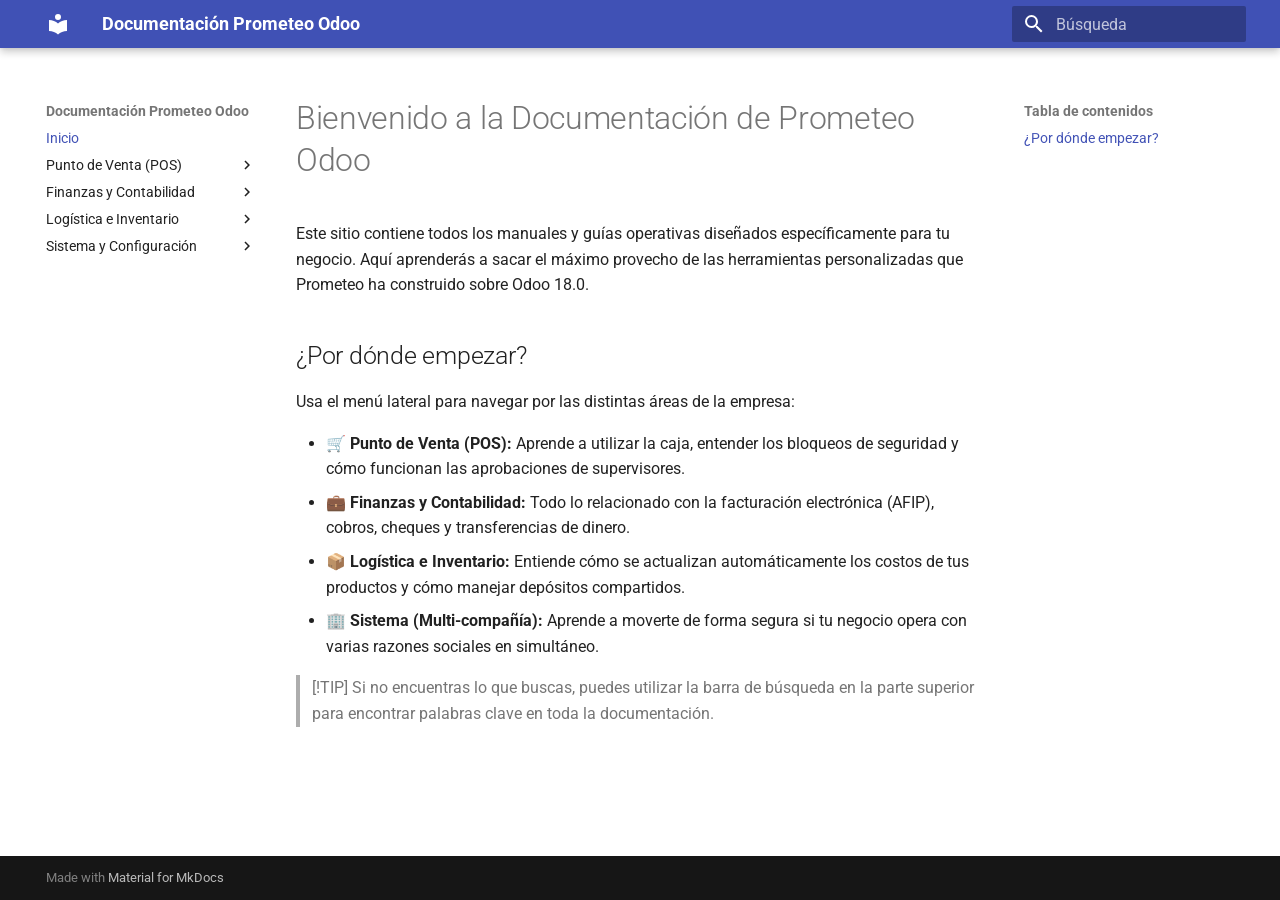
<file: index.html>
<!doctype html>
<html lang="es" class="no-js">
  <head>
    
      <meta charset="utf-8">
      <meta name="viewport" content="width=device-width,initial-scale=1">
      
      
      
      
      
        <link rel="next" href="pos/">
      
      
        
      
      
      <link rel="icon" href="assets/images/favicon.png">
      <meta name="generator" content="mkdocs-1.6.1, mkdocs-material-9.7.7">
    
    
      
        <title>Documentación Prometeo Odoo</title>
      
    
    
      <link rel="stylesheet" href="assets/stylesheets/main.ec1eaa64.min.css">
      
      


    
    
      
    
    
      
        
        
        <link rel="preconnect" href="https://fonts.gstatic.com" crossorigin>
        <link rel="stylesheet" href="https://fonts.googleapis.com/css?family=Roboto:300,300i,400,400i,700,700i%7CRoboto+Mono:400,400i,700,700i&display=fallback">
        <style>:root{--md-text-font:"Roboto";--md-code-font:"Roboto Mono"}</style>
      
    
    
    <script>__md_scope=new URL(".",location),__md_hash=e=>[...e].reduce(((e,_)=>(e<<5)-e+_.charCodeAt(0)),0),__md_get=(e,_=localStorage,t=__md_scope)=>JSON.parse(_.getItem(t.pathname+"."+e)),__md_set=(e,_,t=localStorage,a=__md_scope)=>{try{t.setItem(a.pathname+"."+e,JSON.stringify(_))}catch(e){}}</script>
    
      

    
    
  </head>
  
  
    <body dir="ltr">
  
    
    <input class="md-toggle" data-md-toggle="drawer" type="checkbox" id="__drawer" autocomplete="off">
    <input class="md-toggle" data-md-toggle="search" type="checkbox" id="__search" autocomplete="off">
    <label class="md-overlay" for="__drawer"></label>
    <div data-md-component="skip">
      
        
        <a href="#bienvenido-a-la-documentacion-de-prometeo-odoo" class="md-skip">
          Saltar a contenido
        </a>
      
    </div>
    <div data-md-component="announce">
      
    </div>
    
    
      

  

<header class="md-header md-header--shadow" data-md-component="header">
  <nav class="md-header__inner md-grid" aria-label="Cabecera">
    <a href="." title="Documentación Prometeo Odoo" class="md-header__button md-logo" aria-label="Documentación Prometeo Odoo" data-md-component="logo">
      
  
  <svg xmlns="http://www.w3.org/2000/svg" viewBox="0 0 24 24"><path d="M12 8a3 3 0 0 0 3-3 3 3 0 0 0-3-3 3 3 0 0 0-3 3 3 3 0 0 0 3 3m0 3.54C9.64 9.35 6.5 8 3 8v11c3.5 0 6.64 1.35 9 3.54 2.36-2.19 5.5-3.54 9-3.54V8c-3.5 0-6.64 1.35-9 3.54"/></svg>

    </a>
    <label class="md-header__button md-icon" for="__drawer">
      
      <svg xmlns="http://www.w3.org/2000/svg" viewBox="0 0 24 24"><path d="M3 6h18v2H3zm0 5h18v2H3zm0 5h18v2H3z"/></svg>
    </label>
    <div class="md-header__title" data-md-component="header-title">
      <div class="md-header__ellipsis">
        <div class="md-header__topic">
          <span class="md-ellipsis">
            Documentación Prometeo Odoo
          </span>
        </div>
        <div class="md-header__topic" data-md-component="header-topic">
          <span class="md-ellipsis">
            
              Inicio
            
          </span>
        </div>
      </div>
    </div>
    
    
      <script>var palette=__md_get("__palette");if(palette&&palette.color){if("(prefers-color-scheme)"===palette.color.media){var media=matchMedia("(prefers-color-scheme: light)"),input=document.querySelector(media.matches?"[data-md-color-media='(prefers-color-scheme: light)']":"[data-md-color-media='(prefers-color-scheme: dark)']");palette.color.media=input.getAttribute("data-md-color-media"),palette.color.scheme=input.getAttribute("data-md-color-scheme"),palette.color.primary=input.getAttribute("data-md-color-primary"),palette.color.accent=input.getAttribute("data-md-color-accent")}for(var[key,value]of Object.entries(palette.color))document.body.setAttribute("data-md-color-"+key,value)}</script>
    
    
    
      
      
        <label class="md-header__button md-icon" for="__search">
          
          <svg xmlns="http://www.w3.org/2000/svg" viewBox="0 0 24 24"><path d="M9.5 3A6.5 6.5 0 0 1 16 9.5c0 1.61-.59 3.09-1.56 4.23l.27.27h.79l5 5-1.5 1.5-5-5v-.79l-.27-.27A6.52 6.52 0 0 1 9.5 16 6.5 6.5 0 0 1 3 9.5 6.5 6.5 0 0 1 9.5 3m0 2C7 5 5 7 5 9.5S7 14 9.5 14 14 12 14 9.5 12 5 9.5 5"/></svg>
        </label>
        <div class="md-search" data-md-component="search" role="dialog">
  <label class="md-search__overlay" for="__search"></label>
  <div class="md-search__inner" role="search">
    <form class="md-search__form" name="search">
      <input type="text" class="md-search__input" name="query" aria-label="Búsqueda" placeholder="Búsqueda" autocapitalize="off" autocorrect="off" autocomplete="off" spellcheck="false" data-md-component="search-query" required>
      <label class="md-search__icon md-icon" for="__search">
        
        <svg xmlns="http://www.w3.org/2000/svg" viewBox="0 0 24 24"><path d="M9.5 3A6.5 6.5 0 0 1 16 9.5c0 1.61-.59 3.09-1.56 4.23l.27.27h.79l5 5-1.5 1.5-5-5v-.79l-.27-.27A6.52 6.52 0 0 1 9.5 16 6.5 6.5 0 0 1 3 9.5 6.5 6.5 0 0 1 9.5 3m0 2C7 5 5 7 5 9.5S7 14 9.5 14 14 12 14 9.5 12 5 9.5 5"/></svg>
        
        <svg xmlns="http://www.w3.org/2000/svg" viewBox="0 0 24 24"><path d="M20 11v2H8l5.5 5.5-1.42 1.42L4.16 12l7.92-7.92L13.5 5.5 8 11z"/></svg>
      </label>
      <nav class="md-search__options" aria-label="Buscar">
        
        <button type="reset" class="md-search__icon md-icon" title="Limpiar" aria-label="Limpiar" tabindex="-1">
          
          <svg xmlns="http://www.w3.org/2000/svg" viewBox="0 0 24 24"><path d="M19 6.41 17.59 5 12 10.59 6.41 5 5 6.41 10.59 12 5 17.59 6.41 19 12 13.41 17.59 19 19 17.59 13.41 12z"/></svg>
        </button>
      </nav>
      
    </form>
    <div class="md-search__output">
      <div class="md-search__scrollwrap" tabindex="0" data-md-scrollfix>
        <div class="md-search-result" data-md-component="search-result">
          <div class="md-search-result__meta">
            Inicializando búsqueda
          </div>
          <ol class="md-search-result__list" role="presentation"></ol>
        </div>
      </div>
    </div>
  </div>
</div>
      
    
    
  </nav>
  
</header>
    
    <div class="md-container" data-md-component="container">
      
      
        
          
        
      
      <main class="md-main" data-md-component="main">
        <div class="md-main__inner md-grid">
          
            
              
              <div class="md-sidebar md-sidebar--primary" data-md-component="sidebar" data-md-type="navigation" >
                <div class="md-sidebar__scrollwrap">
                  <div class="md-sidebar__inner">
                    



<nav class="md-nav md-nav--primary" aria-label="Navegación" data-md-level="0">
  <label class="md-nav__title" for="__drawer">
    <a href="." title="Documentación Prometeo Odoo" class="md-nav__button md-logo" aria-label="Documentación Prometeo Odoo" data-md-component="logo">
      
  
  <svg xmlns="http://www.w3.org/2000/svg" viewBox="0 0 24 24"><path d="M12 8a3 3 0 0 0 3-3 3 3 0 0 0-3-3 3 3 0 0 0-3 3 3 3 0 0 0 3 3m0 3.54C9.64 9.35 6.5 8 3 8v11c3.5 0 6.64 1.35 9 3.54 2.36-2.19 5.5-3.54 9-3.54V8c-3.5 0-6.64 1.35-9 3.54"/></svg>

    </a>
    Documentación Prometeo Odoo
  </label>
  
  <ul class="md-nav__list" data-md-scrollfix>
    
      
      
  
  
    
  
  
  
    <li class="md-nav__item md-nav__item--active">
      
      <input class="md-nav__toggle md-toggle" type="checkbox" id="__toc">
      
      
        
      
      
        <label class="md-nav__link md-nav__link--active" for="__toc">
          
  
  
  <span class="md-ellipsis">
    
  
    Inicio
  

    
  </span>
  
  

          <span class="md-nav__icon md-icon"></span>
        </label>
      
      <a href="." class="md-nav__link md-nav__link--active">
        
  
  
  <span class="md-ellipsis">
    
  
    Inicio
  

    
  </span>
  
  

      </a>
      
        

<nav class="md-nav md-nav--secondary" aria-label="Tabla de contenidos">
  
  
  
    
  
  
    <label class="md-nav__title" for="__toc">
      <span class="md-nav__icon md-icon"></span>
      Tabla de contenidos
    </label>
    <ul class="md-nav__list" data-md-component="toc" data-md-scrollfix>
      
        <li class="md-nav__item">
  <a href="#por-donde-empezar" class="md-nav__link">
    <span class="md-ellipsis">
      
        ¿Por dónde empezar?
      
    </span>
  </a>
  
</li>
      
    </ul>
  
</nav>
      
    </li>
  

    
      
      
  
  
  
  
    
    
    
    
    
    <li class="md-nav__item md-nav__item--nested">
      
        
        
        <input class="md-nav__toggle md-toggle " type="checkbox" id="__nav_2" >
        
          
          <label class="md-nav__link" for="__nav_2" id="__nav_2_label" tabindex="0">
            
  
  
  <span class="md-ellipsis">
    
  
    Punto de Venta (POS)
  

    
  </span>
  
  

            <span class="md-nav__icon md-icon"></span>
          </label>
        
        <nav class="md-nav" data-md-level="1" aria-labelledby="__nav_2_label" aria-expanded="false">
          <label class="md-nav__title" for="__nav_2">
            <span class="md-nav__icon md-icon"></span>
            
  
    Punto de Venta (POS)
  

          </label>
          <ul class="md-nav__list" data-md-scrollfix>
            
              
                
  
  
  
  
    <li class="md-nav__item">
      <a href="pos/" class="md-nav__link">
        
  
  
  <span class="md-ellipsis">
    
  
    Introducción
  

    
  </span>
  
  

      </a>
    </li>
  

              
            
              
                
  
  
  
  
    <li class="md-nav__item">
      <a href="pos/solo-lectura/" class="md-nav__link">
        
  
  
  <span class="md-ellipsis">
    
  
    Uso de Caja y Solo Lectura
  

    
  </span>
  
  

      </a>
    </li>
  

              
            
              
                
  
  
  
  
    <li class="md-nav__item">
      <a href="pos/aprobaciones/" class="md-nav__link">
        
  
  
  <span class="md-ellipsis">
    
  
    Aprobaciones de Supervisores
  

    
  </span>
  
  

      </a>
    </li>
  

              
            
          </ul>
        </nav>
      
    </li>
  

    
      
      
  
  
  
  
    
    
    
    
    
    <li class="md-nav__item md-nav__item--nested">
      
        
        
        <input class="md-nav__toggle md-toggle " type="checkbox" id="__nav_3" >
        
          
          <label class="md-nav__link" for="__nav_3" id="__nav_3_label" tabindex="0">
            
  
  
  <span class="md-ellipsis">
    
  
    Finanzas y Contabilidad
  

    
  </span>
  
  

            <span class="md-nav__icon md-icon"></span>
          </label>
        
        <nav class="md-nav" data-md-level="1" aria-labelledby="__nav_3_label" aria-expanded="false">
          <label class="md-nav__title" for="__nav_3">
            <span class="md-nav__icon md-icon"></span>
            
  
    Finanzas y Contabilidad
  

          </label>
          <ul class="md-nav__list" data-md-scrollfix>
            
              
                
  
  
  
  
    <li class="md-nav__item">
      <a href="finanzas/" class="md-nav__link">
        
  
  
  <span class="md-ellipsis">
    
  
    Introducción
  

    
  </span>
  
  

      </a>
    </li>
  

              
            
              
                
  
  
  
  
    <li class="md-nav__item">
      <a href="finanzas/facturacion-afip/" class="md-nav__link">
        
  
  
  <span class="md-ellipsis">
    
  
    Facturación Electrónica (AFIP)
  

    
  </span>
  
  

      </a>
    </li>
  

              
            
              
                
  
  
  
  
    <li class="md-nav__item">
      <a href="finanzas/tesoreria/" class="md-nav__link">
        
  
  
  <span class="md-ellipsis">
    
  
    Tesorería, Cheques y Transferencias
  

    
  </span>
  
  

      </a>
    </li>
  

              
            
          </ul>
        </nav>
      
    </li>
  

    
      
      
  
  
  
  
    
    
    
    
    
    <li class="md-nav__item md-nav__item--nested">
      
        
        
        <input class="md-nav__toggle md-toggle " type="checkbox" id="__nav_4" >
        
          
          <label class="md-nav__link" for="__nav_4" id="__nav_4_label" tabindex="0">
            
  
  
  <span class="md-ellipsis">
    
  
    Logística e Inventario
  

    
  </span>
  
  

            <span class="md-nav__icon md-icon"></span>
          </label>
        
        <nav class="md-nav" data-md-level="1" aria-labelledby="__nav_4_label" aria-expanded="false">
          <label class="md-nav__title" for="__nav_4">
            <span class="md-nav__icon md-icon"></span>
            
  
    Logística e Inventario
  

          </label>
          <ul class="md-nav__list" data-md-scrollfix>
            
              
                
  
  
  
  
    <li class="md-nav__item">
      <a href="logistica/" class="md-nav__link">
        
  
  
  <span class="md-ellipsis">
    
  
    Introducción
  

    
  </span>
  
  

      </a>
    </li>
  

              
            
              
                
  
  
  
  
    <li class="md-nav__item">
      <a href="logistica/costos/" class="md-nav__link">
        
  
  
  <span class="md-ellipsis">
    
  
    Automatización de Costos
  

    
  </span>
  
  

      </a>
    </li>
  

              
            
              
                
  
  
  
  
    <li class="md-nav__item">
      <a href="logistica/intercompany/" class="md-nav__link">
        
  
  
  <span class="md-ellipsis">
    
  
    Operaciones Inter-Compañía
  

    
  </span>
  
  

      </a>
    </li>
  

              
            
          </ul>
        </nav>
      
    </li>
  

    
      
      
  
  
  
  
    
    
    
    
    
    <li class="md-nav__item md-nav__item--nested">
      
        
        
        <input class="md-nav__toggle md-toggle " type="checkbox" id="__nav_5" >
        
          
          <label class="md-nav__link" for="__nav_5" id="__nav_5_label" tabindex="0">
            
  
  
  <span class="md-ellipsis">
    
  
    Sistema y Configuración
  

    
  </span>
  
  

            <span class="md-nav__icon md-icon"></span>
          </label>
        
        <nav class="md-nav" data-md-level="1" aria-labelledby="__nav_5_label" aria-expanded="false">
          <label class="md-nav__title" for="__nav_5">
            <span class="md-nav__icon md-icon"></span>
            
  
    Sistema y Configuración
  

          </label>
          <ul class="md-nav__list" data-md-scrollfix>
            
              
                
  
  
  
  
    <li class="md-nav__item">
      <a href="sistema/multi-company/" class="md-nav__link">
        
  
  
  <span class="md-ellipsis">
    
  
    Uso Multi-Compañía
  

    
  </span>
  
  

      </a>
    </li>
  

              
            
          </ul>
        </nav>
      
    </li>
  

    
  </ul>
</nav>
                  </div>
                </div>
              </div>
            
            
              
              <div class="md-sidebar md-sidebar--secondary" data-md-component="sidebar" data-md-type="toc" >
                <div class="md-sidebar__scrollwrap">
                  <div class="md-sidebar__inner">
                    

<nav class="md-nav md-nav--secondary" aria-label="Tabla de contenidos">
  
  
  
    
  
  
    <label class="md-nav__title" for="__toc">
      <span class="md-nav__icon md-icon"></span>
      Tabla de contenidos
    </label>
    <ul class="md-nav__list" data-md-component="toc" data-md-scrollfix>
      
        <li class="md-nav__item">
  <a href="#por-donde-empezar" class="md-nav__link">
    <span class="md-ellipsis">
      
        ¿Por dónde empezar?
      
    </span>
  </a>
  
</li>
      
    </ul>
  
</nav>
                  </div>
                </div>
              </div>
            
          
          
            <div class="md-content" data-md-component="content">
              
              <article class="md-content__inner md-typeset">
                
                  



<h1 id="bienvenido-a-la-documentacion-de-prometeo-odoo">Bienvenido a la Documentación de Prometeo Odoo</h1>
<p>Este sitio contiene todos los manuales y guías operativas diseñados específicamente para tu negocio. 
Aquí aprenderás a sacar el máximo provecho de las herramientas personalizadas que Prometeo ha construido sobre Odoo 18.0.</p>
<h2 id="por-donde-empezar">¿Por dónde empezar?</h2>
<p>Usa el menú lateral para navegar por las distintas áreas de la empresa:</p>
<ul>
<li><strong>🛒 Punto de Venta (POS):</strong> Aprende a utilizar la caja, entender los bloqueos de seguridad y cómo funcionan las aprobaciones de supervisores.</li>
<li><strong>💼 Finanzas y Contabilidad:</strong> Todo lo relacionado con la facturación electrónica (AFIP), cobros, cheques y transferencias de dinero.</li>
<li><strong>📦 Logística e Inventario:</strong> Entiende cómo se actualizan automáticamente los costos de tus productos y cómo manejar depósitos compartidos.</li>
<li><strong>🏢 Sistema (Multi-compañía):</strong> Aprende a moverte de forma segura si tu negocio opera con varias razones sociales en simultáneo.</li>
</ul>
<blockquote>
<p>[!TIP]
Si no encuentras lo que buscas, puedes utilizar la barra de búsqueda en la parte superior para encontrar palabras clave en toda la documentación.</p>
</blockquote>












                
              </article>
            </div>
          
          
<script>var target=document.getElementById(location.hash.slice(1));target&&target.name&&(target.checked=target.name.startsWith("__tabbed_"))</script>
        </div>
        
      </main>
      
        <footer class="md-footer">
  
  <div class="md-footer-meta md-typeset">
    <div class="md-footer-meta__inner md-grid">
      <div class="md-copyright">
  
  
    Made with
    <a href="https://squidfunk.github.io/mkdocs-material/" target="_blank" rel="noopener">
      Material for MkDocs
    </a>
  
</div>
      
    </div>
  </div>
</footer>
      
    </div>
    <div class="md-dialog" data-md-component="dialog">
      <div class="md-dialog__inner md-typeset"></div>
    </div>
    
    
    
      
      
      <script id="__config" type="application/json">{"annotate": null, "base": ".", "features": [], "search": "assets/javascripts/workers/search.2c215733.min.js", "tags": null, "translations": {"clipboard.copied": "Copiado al portapapeles", "clipboard.copy": "Copiar al portapapeles", "search.result.more.one": "1 m\u00e1s en esta p\u00e1gina", "search.result.more.other": "# m\u00e1s en esta p\u00e1gina", "search.result.none": "No se encontraron documentos", "search.result.one": "1 documento encontrado", "search.result.other": "# documentos encontrados", "search.result.placeholder": "Teclee para comenzar b\u00fasqueda", "search.result.term.missing": "Falta", "select.version": "Seleccionar versi\u00f3n"}, "version": null}</script>
    
    
      <script src="assets/javascripts/bundle.d7400e89.min.js"></script>
      
    
  </body>
</html>
</file>
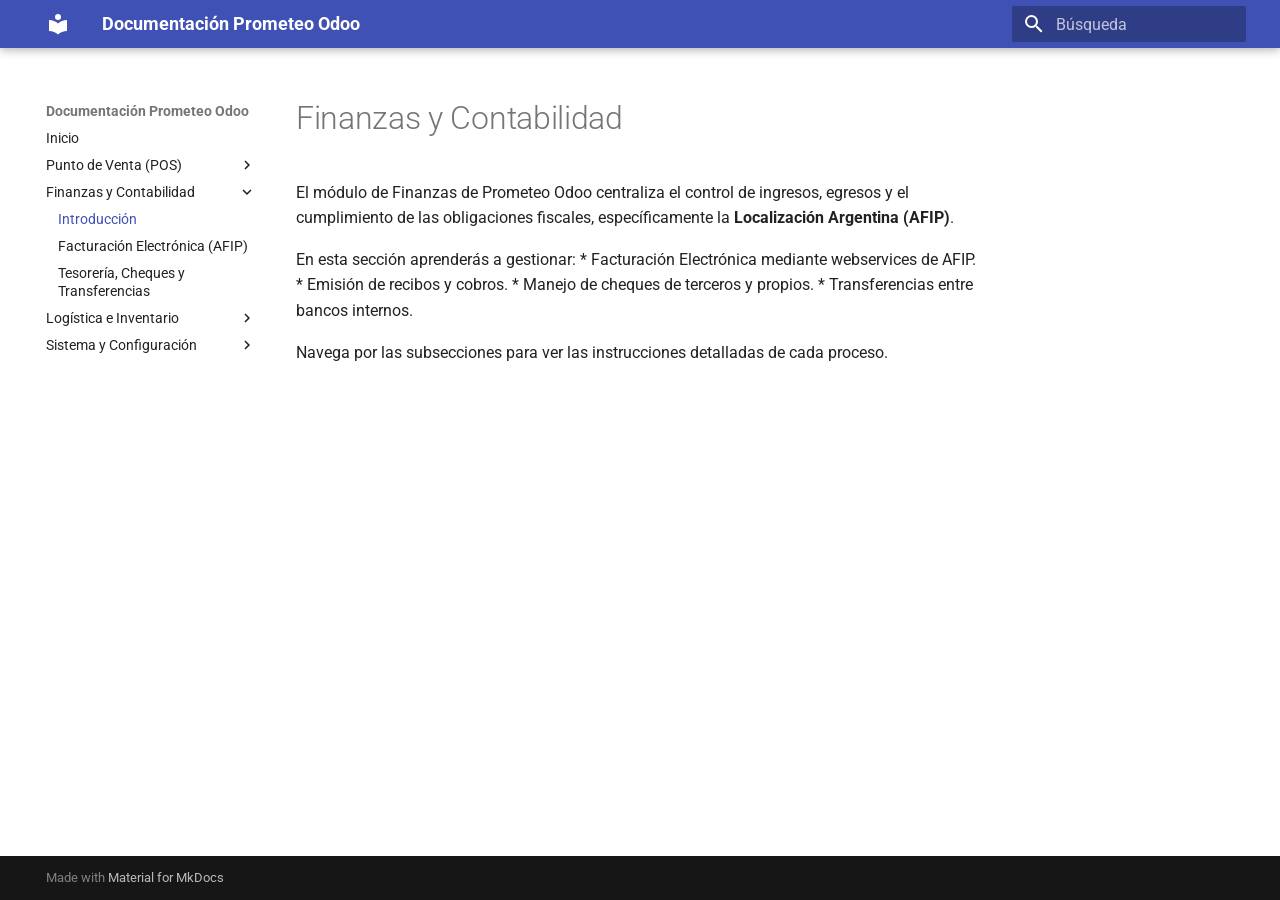
<file: finanzas/index.html>
<!doctype html>
<html lang="es" class="no-js">
  <head>
    
      <meta charset="utf-8">
      <meta name="viewport" content="width=device-width,initial-scale=1">
      
      
      
      
        <link rel="prev" href="../pos/aprobaciones/">
      
      
        <link rel="next" href="facturacion-afip/">
      
      
        
      
      
      <link rel="icon" href="../assets/images/favicon.png">
      <meta name="generator" content="mkdocs-1.6.1, mkdocs-material-9.7.7">
    
    
      
        <title>Introducción - Documentación Prometeo Odoo</title>
      
    
    
      <link rel="stylesheet" href="../assets/stylesheets/main.ec1eaa64.min.css">
      
      


    
    
      
    
    
      
        
        
        <link rel="preconnect" href="https://fonts.gstatic.com" crossorigin>
        <link rel="stylesheet" href="https://fonts.googleapis.com/css?family=Roboto:300,300i,400,400i,700,700i%7CRoboto+Mono:400,400i,700,700i&display=fallback">
        <style>:root{--md-text-font:"Roboto";--md-code-font:"Roboto Mono"}</style>
      
    
    
    <script>__md_scope=new URL("..",location),__md_hash=e=>[...e].reduce(((e,_)=>(e<<5)-e+_.charCodeAt(0)),0),__md_get=(e,_=localStorage,t=__md_scope)=>JSON.parse(_.getItem(t.pathname+"."+e)),__md_set=(e,_,t=localStorage,a=__md_scope)=>{try{t.setItem(a.pathname+"."+e,JSON.stringify(_))}catch(e){}}</script>
    
      

    
    
  </head>
  
  
    <body dir="ltr">
  
    
    <input class="md-toggle" data-md-toggle="drawer" type="checkbox" id="__drawer" autocomplete="off">
    <input class="md-toggle" data-md-toggle="search" type="checkbox" id="__search" autocomplete="off">
    <label class="md-overlay" for="__drawer"></label>
    <div data-md-component="skip">
      
        
        <a href="#finanzas-y-contabilidad" class="md-skip">
          Saltar a contenido
        </a>
      
    </div>
    <div data-md-component="announce">
      
    </div>
    
    
      

  

<header class="md-header md-header--shadow" data-md-component="header">
  <nav class="md-header__inner md-grid" aria-label="Cabecera">
    <a href=".." title="Documentación Prometeo Odoo" class="md-header__button md-logo" aria-label="Documentación Prometeo Odoo" data-md-component="logo">
      
  
  <svg xmlns="http://www.w3.org/2000/svg" viewBox="0 0 24 24"><path d="M12 8a3 3 0 0 0 3-3 3 3 0 0 0-3-3 3 3 0 0 0-3 3 3 3 0 0 0 3 3m0 3.54C9.64 9.35 6.5 8 3 8v11c3.5 0 6.64 1.35 9 3.54 2.36-2.19 5.5-3.54 9-3.54V8c-3.5 0-6.64 1.35-9 3.54"/></svg>

    </a>
    <label class="md-header__button md-icon" for="__drawer">
      
      <svg xmlns="http://www.w3.org/2000/svg" viewBox="0 0 24 24"><path d="M3 6h18v2H3zm0 5h18v2H3zm0 5h18v2H3z"/></svg>
    </label>
    <div class="md-header__title" data-md-component="header-title">
      <div class="md-header__ellipsis">
        <div class="md-header__topic">
          <span class="md-ellipsis">
            Documentación Prometeo Odoo
          </span>
        </div>
        <div class="md-header__topic" data-md-component="header-topic">
          <span class="md-ellipsis">
            
              Introducción
            
          </span>
        </div>
      </div>
    </div>
    
    
      <script>var palette=__md_get("__palette");if(palette&&palette.color){if("(prefers-color-scheme)"===palette.color.media){var media=matchMedia("(prefers-color-scheme: light)"),input=document.querySelector(media.matches?"[data-md-color-media='(prefers-color-scheme: light)']":"[data-md-color-media='(prefers-color-scheme: dark)']");palette.color.media=input.getAttribute("data-md-color-media"),palette.color.scheme=input.getAttribute("data-md-color-scheme"),palette.color.primary=input.getAttribute("data-md-color-primary"),palette.color.accent=input.getAttribute("data-md-color-accent")}for(var[key,value]of Object.entries(palette.color))document.body.setAttribute("data-md-color-"+key,value)}</script>
    
    
    
      
      
        <label class="md-header__button md-icon" for="__search">
          
          <svg xmlns="http://www.w3.org/2000/svg" viewBox="0 0 24 24"><path d="M9.5 3A6.5 6.5 0 0 1 16 9.5c0 1.61-.59 3.09-1.56 4.23l.27.27h.79l5 5-1.5 1.5-5-5v-.79l-.27-.27A6.52 6.52 0 0 1 9.5 16 6.5 6.5 0 0 1 3 9.5 6.5 6.5 0 0 1 9.5 3m0 2C7 5 5 7 5 9.5S7 14 9.5 14 14 12 14 9.5 12 5 9.5 5"/></svg>
        </label>
        <div class="md-search" data-md-component="search" role="dialog">
  <label class="md-search__overlay" for="__search"></label>
  <div class="md-search__inner" role="search">
    <form class="md-search__form" name="search">
      <input type="text" class="md-search__input" name="query" aria-label="Búsqueda" placeholder="Búsqueda" autocapitalize="off" autocorrect="off" autocomplete="off" spellcheck="false" data-md-component="search-query" required>
      <label class="md-search__icon md-icon" for="__search">
        
        <svg xmlns="http://www.w3.org/2000/svg" viewBox="0 0 24 24"><path d="M9.5 3A6.5 6.5 0 0 1 16 9.5c0 1.61-.59 3.09-1.56 4.23l.27.27h.79l5 5-1.5 1.5-5-5v-.79l-.27-.27A6.52 6.52 0 0 1 9.5 16 6.5 6.5 0 0 1 3 9.5 6.5 6.5 0 0 1 9.5 3m0 2C7 5 5 7 5 9.5S7 14 9.5 14 14 12 14 9.5 12 5 9.5 5"/></svg>
        
        <svg xmlns="http://www.w3.org/2000/svg" viewBox="0 0 24 24"><path d="M20 11v2H8l5.5 5.5-1.42 1.42L4.16 12l7.92-7.92L13.5 5.5 8 11z"/></svg>
      </label>
      <nav class="md-search__options" aria-label="Buscar">
        
        <button type="reset" class="md-search__icon md-icon" title="Limpiar" aria-label="Limpiar" tabindex="-1">
          
          <svg xmlns="http://www.w3.org/2000/svg" viewBox="0 0 24 24"><path d="M19 6.41 17.59 5 12 10.59 6.41 5 5 6.41 10.59 12 5 17.59 6.41 19 12 13.41 17.59 19 19 17.59 13.41 12z"/></svg>
        </button>
      </nav>
      
    </form>
    <div class="md-search__output">
      <div class="md-search__scrollwrap" tabindex="0" data-md-scrollfix>
        <div class="md-search-result" data-md-component="search-result">
          <div class="md-search-result__meta">
            Inicializando búsqueda
          </div>
          <ol class="md-search-result__list" role="presentation"></ol>
        </div>
      </div>
    </div>
  </div>
</div>
      
    
    
  </nav>
  
</header>
    
    <div class="md-container" data-md-component="container">
      
      
        
          
        
      
      <main class="md-main" data-md-component="main">
        <div class="md-main__inner md-grid">
          
            
              
              <div class="md-sidebar md-sidebar--primary" data-md-component="sidebar" data-md-type="navigation" >
                <div class="md-sidebar__scrollwrap">
                  <div class="md-sidebar__inner">
                    



<nav class="md-nav md-nav--primary" aria-label="Navegación" data-md-level="0">
  <label class="md-nav__title" for="__drawer">
    <a href=".." title="Documentación Prometeo Odoo" class="md-nav__button md-logo" aria-label="Documentación Prometeo Odoo" data-md-component="logo">
      
  
  <svg xmlns="http://www.w3.org/2000/svg" viewBox="0 0 24 24"><path d="M12 8a3 3 0 0 0 3-3 3 3 0 0 0-3-3 3 3 0 0 0-3 3 3 3 0 0 0 3 3m0 3.54C9.64 9.35 6.5 8 3 8v11c3.5 0 6.64 1.35 9 3.54 2.36-2.19 5.5-3.54 9-3.54V8c-3.5 0-6.64 1.35-9 3.54"/></svg>

    </a>
    Documentación Prometeo Odoo
  </label>
  
  <ul class="md-nav__list" data-md-scrollfix>
    
      
      
  
  
  
  
    <li class="md-nav__item">
      <a href=".." class="md-nav__link">
        
  
  
  <span class="md-ellipsis">
    
  
    Inicio
  

    
  </span>
  
  

      </a>
    </li>
  

    
      
      
  
  
  
  
    
    
    
    
    
    <li class="md-nav__item md-nav__item--nested">
      
        
        
        <input class="md-nav__toggle md-toggle " type="checkbox" id="__nav_2" >
        
          
          <label class="md-nav__link" for="__nav_2" id="__nav_2_label" tabindex="0">
            
  
  
  <span class="md-ellipsis">
    
  
    Punto de Venta (POS)
  

    
  </span>
  
  

            <span class="md-nav__icon md-icon"></span>
          </label>
        
        <nav class="md-nav" data-md-level="1" aria-labelledby="__nav_2_label" aria-expanded="false">
          <label class="md-nav__title" for="__nav_2">
            <span class="md-nav__icon md-icon"></span>
            
  
    Punto de Venta (POS)
  

          </label>
          <ul class="md-nav__list" data-md-scrollfix>
            
              
                
  
  
  
  
    <li class="md-nav__item">
      <a href="../pos/" class="md-nav__link">
        
  
  
  <span class="md-ellipsis">
    
  
    Introducción
  

    
  </span>
  
  

      </a>
    </li>
  

              
            
              
                
  
  
  
  
    <li class="md-nav__item">
      <a href="../pos/solo-lectura/" class="md-nav__link">
        
  
  
  <span class="md-ellipsis">
    
  
    Uso de Caja y Solo Lectura
  

    
  </span>
  
  

      </a>
    </li>
  

              
            
              
                
  
  
  
  
    <li class="md-nav__item">
      <a href="../pos/aprobaciones/" class="md-nav__link">
        
  
  
  <span class="md-ellipsis">
    
  
    Aprobaciones de Supervisores
  

    
  </span>
  
  

      </a>
    </li>
  

              
            
          </ul>
        </nav>
      
    </li>
  

    
      
      
  
  
    
  
  
  
    
    
    
    
    
    <li class="md-nav__item md-nav__item--active md-nav__item--nested">
      
        
        
        <input class="md-nav__toggle md-toggle " type="checkbox" id="__nav_3" checked>
        
          
          <label class="md-nav__link" for="__nav_3" id="__nav_3_label" tabindex="0">
            
  
  
  <span class="md-ellipsis">
    
  
    Finanzas y Contabilidad
  

    
  </span>
  
  

            <span class="md-nav__icon md-icon"></span>
          </label>
        
        <nav class="md-nav" data-md-level="1" aria-labelledby="__nav_3_label" aria-expanded="true">
          <label class="md-nav__title" for="__nav_3">
            <span class="md-nav__icon md-icon"></span>
            
  
    Finanzas y Contabilidad
  

          </label>
          <ul class="md-nav__list" data-md-scrollfix>
            
              
                
  
  
    
  
  
  
    <li class="md-nav__item md-nav__item--active">
      
      <input class="md-nav__toggle md-toggle" type="checkbox" id="__toc">
      
      
        
      
      
      <a href="./" class="md-nav__link md-nav__link--active">
        
  
  
  <span class="md-ellipsis">
    
  
    Introducción
  

    
  </span>
  
  

      </a>
      
    </li>
  

              
            
              
                
  
  
  
  
    <li class="md-nav__item">
      <a href="facturacion-afip/" class="md-nav__link">
        
  
  
  <span class="md-ellipsis">
    
  
    Facturación Electrónica (AFIP)
  

    
  </span>
  
  

      </a>
    </li>
  

              
            
              
                
  
  
  
  
    <li class="md-nav__item">
      <a href="tesoreria/" class="md-nav__link">
        
  
  
  <span class="md-ellipsis">
    
  
    Tesorería, Cheques y Transferencias
  

    
  </span>
  
  

      </a>
    </li>
  

              
            
          </ul>
        </nav>
      
    </li>
  

    
      
      
  
  
  
  
    
    
    
    
    
    <li class="md-nav__item md-nav__item--nested">
      
        
        
        <input class="md-nav__toggle md-toggle " type="checkbox" id="__nav_4" >
        
          
          <label class="md-nav__link" for="__nav_4" id="__nav_4_label" tabindex="0">
            
  
  
  <span class="md-ellipsis">
    
  
    Logística e Inventario
  

    
  </span>
  
  

            <span class="md-nav__icon md-icon"></span>
          </label>
        
        <nav class="md-nav" data-md-level="1" aria-labelledby="__nav_4_label" aria-expanded="false">
          <label class="md-nav__title" for="__nav_4">
            <span class="md-nav__icon md-icon"></span>
            
  
    Logística e Inventario
  

          </label>
          <ul class="md-nav__list" data-md-scrollfix>
            
              
                
  
  
  
  
    <li class="md-nav__item">
      <a href="../logistica/" class="md-nav__link">
        
  
  
  <span class="md-ellipsis">
    
  
    Introducción
  

    
  </span>
  
  

      </a>
    </li>
  

              
            
              
                
  
  
  
  
    <li class="md-nav__item">
      <a href="../logistica/costos/" class="md-nav__link">
        
  
  
  <span class="md-ellipsis">
    
  
    Automatización de Costos
  

    
  </span>
  
  

      </a>
    </li>
  

              
            
              
                
  
  
  
  
    <li class="md-nav__item">
      <a href="../logistica/intercompany/" class="md-nav__link">
        
  
  
  <span class="md-ellipsis">
    
  
    Operaciones Inter-Compañía
  

    
  </span>
  
  

      </a>
    </li>
  

              
            
          </ul>
        </nav>
      
    </li>
  

    
      
      
  
  
  
  
    
    
    
    
    
    <li class="md-nav__item md-nav__item--nested">
      
        
        
        <input class="md-nav__toggle md-toggle " type="checkbox" id="__nav_5" >
        
          
          <label class="md-nav__link" for="__nav_5" id="__nav_5_label" tabindex="0">
            
  
  
  <span class="md-ellipsis">
    
  
    Sistema y Configuración
  

    
  </span>
  
  

            <span class="md-nav__icon md-icon"></span>
          </label>
        
        <nav class="md-nav" data-md-level="1" aria-labelledby="__nav_5_label" aria-expanded="false">
          <label class="md-nav__title" for="__nav_5">
            <span class="md-nav__icon md-icon"></span>
            
  
    Sistema y Configuración
  

          </label>
          <ul class="md-nav__list" data-md-scrollfix>
            
              
                
  
  
  
  
    <li class="md-nav__item">
      <a href="../sistema/multi-company/" class="md-nav__link">
        
  
  
  <span class="md-ellipsis">
    
  
    Uso Multi-Compañía
  

    
  </span>
  
  

      </a>
    </li>
  

              
            
          </ul>
        </nav>
      
    </li>
  

    
  </ul>
</nav>
                  </div>
                </div>
              </div>
            
            
              
              <div class="md-sidebar md-sidebar--secondary" data-md-component="sidebar" data-md-type="toc" >
                <div class="md-sidebar__scrollwrap">
                  <div class="md-sidebar__inner">
                    

<nav class="md-nav md-nav--secondary" aria-label="Tabla de contenidos">
  
  
  
    
  
  
</nav>
                  </div>
                </div>
              </div>
            
          
          
            <div class="md-content" data-md-component="content">
              
              <article class="md-content__inner md-typeset">
                
                  



<h1 id="finanzas-y-contabilidad">Finanzas y Contabilidad</h1>
<p>El módulo de Finanzas de Prometeo Odoo centraliza el control de ingresos, egresos y el cumplimiento de las obligaciones fiscales, específicamente la <strong>Localización Argentina (AFIP)</strong>.</p>
<p>En esta sección aprenderás a gestionar:
*   Facturación Electrónica mediante webservices de AFIP.
*   Emisión de recibos y cobros.
*   Manejo de cheques de terceros y propios.
*   Transferencias entre bancos internos.</p>
<p>Navega por las subsecciones para ver las instrucciones detalladas de cada proceso.</p>












                
              </article>
            </div>
          
          
<script>var target=document.getElementById(location.hash.slice(1));target&&target.name&&(target.checked=target.name.startsWith("__tabbed_"))</script>
        </div>
        
      </main>
      
        <footer class="md-footer">
  
  <div class="md-footer-meta md-typeset">
    <div class="md-footer-meta__inner md-grid">
      <div class="md-copyright">
  
  
    Made with
    <a href="https://squidfunk.github.io/mkdocs-material/" target="_blank" rel="noopener">
      Material for MkDocs
    </a>
  
</div>
      
    </div>
  </div>
</footer>
      
    </div>
    <div class="md-dialog" data-md-component="dialog">
      <div class="md-dialog__inner md-typeset"></div>
    </div>
    
    
    
      
      
      <script id="__config" type="application/json">{"annotate": null, "base": "..", "features": [], "search": "../assets/javascripts/workers/search.2c215733.min.js", "tags": null, "translations": {"clipboard.copied": "Copiado al portapapeles", "clipboard.copy": "Copiar al portapapeles", "search.result.more.one": "1 m\u00e1s en esta p\u00e1gina", "search.result.more.other": "# m\u00e1s en esta p\u00e1gina", "search.result.none": "No se encontraron documentos", "search.result.one": "1 documento encontrado", "search.result.other": "# documentos encontrados", "search.result.placeholder": "Teclee para comenzar b\u00fasqueda", "search.result.term.missing": "Falta", "select.version": "Seleccionar versi\u00f3n"}, "version": null}</script>
    
    
      <script src="../assets/javascripts/bundle.d7400e89.min.js"></script>
      
    
  </body>
</html>
</file>
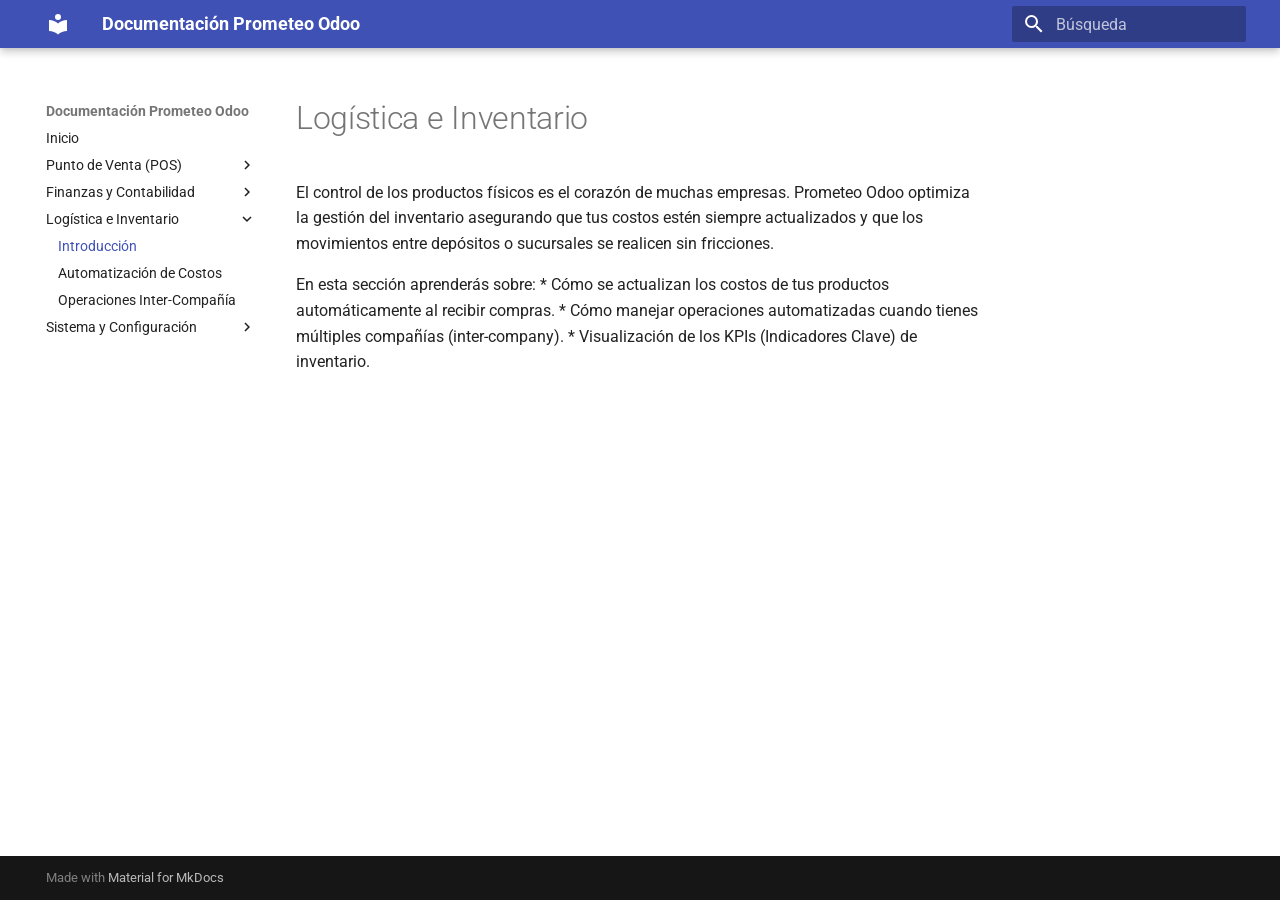
<file: logistica/index.html>
<!doctype html>
<html lang="es" class="no-js">
  <head>
    
      <meta charset="utf-8">
      <meta name="viewport" content="width=device-width,initial-scale=1">
      
      
      
      
        <link rel="prev" href="../finanzas/tesoreria/">
      
      
        <link rel="next" href="costos/">
      
      
        
      
      
      <link rel="icon" href="../assets/images/favicon.png">
      <meta name="generator" content="mkdocs-1.6.1, mkdocs-material-9.7.7">
    
    
      
        <title>Introducción - Documentación Prometeo Odoo</title>
      
    
    
      <link rel="stylesheet" href="../assets/stylesheets/main.ec1eaa64.min.css">
      
      


    
    
      
    
    
      
        
        
        <link rel="preconnect" href="https://fonts.gstatic.com" crossorigin>
        <link rel="stylesheet" href="https://fonts.googleapis.com/css?family=Roboto:300,300i,400,400i,700,700i%7CRoboto+Mono:400,400i,700,700i&display=fallback">
        <style>:root{--md-text-font:"Roboto";--md-code-font:"Roboto Mono"}</style>
      
    
    
    <script>__md_scope=new URL("..",location),__md_hash=e=>[...e].reduce(((e,_)=>(e<<5)-e+_.charCodeAt(0)),0),__md_get=(e,_=localStorage,t=__md_scope)=>JSON.parse(_.getItem(t.pathname+"."+e)),__md_set=(e,_,t=localStorage,a=__md_scope)=>{try{t.setItem(a.pathname+"."+e,JSON.stringify(_))}catch(e){}}</script>
    
      

    
    
  </head>
  
  
    <body dir="ltr">
  
    
    <input class="md-toggle" data-md-toggle="drawer" type="checkbox" id="__drawer" autocomplete="off">
    <input class="md-toggle" data-md-toggle="search" type="checkbox" id="__search" autocomplete="off">
    <label class="md-overlay" for="__drawer"></label>
    <div data-md-component="skip">
      
        
        <a href="#logistica-e-inventario" class="md-skip">
          Saltar a contenido
        </a>
      
    </div>
    <div data-md-component="announce">
      
    </div>
    
    
      

  

<header class="md-header md-header--shadow" data-md-component="header">
  <nav class="md-header__inner md-grid" aria-label="Cabecera">
    <a href=".." title="Documentación Prometeo Odoo" class="md-header__button md-logo" aria-label="Documentación Prometeo Odoo" data-md-component="logo">
      
  
  <svg xmlns="http://www.w3.org/2000/svg" viewBox="0 0 24 24"><path d="M12 8a3 3 0 0 0 3-3 3 3 0 0 0-3-3 3 3 0 0 0-3 3 3 3 0 0 0 3 3m0 3.54C9.64 9.35 6.5 8 3 8v11c3.5 0 6.64 1.35 9 3.54 2.36-2.19 5.5-3.54 9-3.54V8c-3.5 0-6.64 1.35-9 3.54"/></svg>

    </a>
    <label class="md-header__button md-icon" for="__drawer">
      
      <svg xmlns="http://www.w3.org/2000/svg" viewBox="0 0 24 24"><path d="M3 6h18v2H3zm0 5h18v2H3zm0 5h18v2H3z"/></svg>
    </label>
    <div class="md-header__title" data-md-component="header-title">
      <div class="md-header__ellipsis">
        <div class="md-header__topic">
          <span class="md-ellipsis">
            Documentación Prometeo Odoo
          </span>
        </div>
        <div class="md-header__topic" data-md-component="header-topic">
          <span class="md-ellipsis">
            
              Introducción
            
          </span>
        </div>
      </div>
    </div>
    
    
      <script>var palette=__md_get("__palette");if(palette&&palette.color){if("(prefers-color-scheme)"===palette.color.media){var media=matchMedia("(prefers-color-scheme: light)"),input=document.querySelector(media.matches?"[data-md-color-media='(prefers-color-scheme: light)']":"[data-md-color-media='(prefers-color-scheme: dark)']");palette.color.media=input.getAttribute("data-md-color-media"),palette.color.scheme=input.getAttribute("data-md-color-scheme"),palette.color.primary=input.getAttribute("data-md-color-primary"),palette.color.accent=input.getAttribute("data-md-color-accent")}for(var[key,value]of Object.entries(palette.color))document.body.setAttribute("data-md-color-"+key,value)}</script>
    
    
    
      
      
        <label class="md-header__button md-icon" for="__search">
          
          <svg xmlns="http://www.w3.org/2000/svg" viewBox="0 0 24 24"><path d="M9.5 3A6.5 6.5 0 0 1 16 9.5c0 1.61-.59 3.09-1.56 4.23l.27.27h.79l5 5-1.5 1.5-5-5v-.79l-.27-.27A6.52 6.52 0 0 1 9.5 16 6.5 6.5 0 0 1 3 9.5 6.5 6.5 0 0 1 9.5 3m0 2C7 5 5 7 5 9.5S7 14 9.5 14 14 12 14 9.5 12 5 9.5 5"/></svg>
        </label>
        <div class="md-search" data-md-component="search" role="dialog">
  <label class="md-search__overlay" for="__search"></label>
  <div class="md-search__inner" role="search">
    <form class="md-search__form" name="search">
      <input type="text" class="md-search__input" name="query" aria-label="Búsqueda" placeholder="Búsqueda" autocapitalize="off" autocorrect="off" autocomplete="off" spellcheck="false" data-md-component="search-query" required>
      <label class="md-search__icon md-icon" for="__search">
        
        <svg xmlns="http://www.w3.org/2000/svg" viewBox="0 0 24 24"><path d="M9.5 3A6.5 6.5 0 0 1 16 9.5c0 1.61-.59 3.09-1.56 4.23l.27.27h.79l5 5-1.5 1.5-5-5v-.79l-.27-.27A6.52 6.52 0 0 1 9.5 16 6.5 6.5 0 0 1 3 9.5 6.5 6.5 0 0 1 9.5 3m0 2C7 5 5 7 5 9.5S7 14 9.5 14 14 12 14 9.5 12 5 9.5 5"/></svg>
        
        <svg xmlns="http://www.w3.org/2000/svg" viewBox="0 0 24 24"><path d="M20 11v2H8l5.5 5.5-1.42 1.42L4.16 12l7.92-7.92L13.5 5.5 8 11z"/></svg>
      </label>
      <nav class="md-search__options" aria-label="Buscar">
        
        <button type="reset" class="md-search__icon md-icon" title="Limpiar" aria-label="Limpiar" tabindex="-1">
          
          <svg xmlns="http://www.w3.org/2000/svg" viewBox="0 0 24 24"><path d="M19 6.41 17.59 5 12 10.59 6.41 5 5 6.41 10.59 12 5 17.59 6.41 19 12 13.41 17.59 19 19 17.59 13.41 12z"/></svg>
        </button>
      </nav>
      
    </form>
    <div class="md-search__output">
      <div class="md-search__scrollwrap" tabindex="0" data-md-scrollfix>
        <div class="md-search-result" data-md-component="search-result">
          <div class="md-search-result__meta">
            Inicializando búsqueda
          </div>
          <ol class="md-search-result__list" role="presentation"></ol>
        </div>
      </div>
    </div>
  </div>
</div>
      
    
    
  </nav>
  
</header>
    
    <div class="md-container" data-md-component="container">
      
      
        
          
        
      
      <main class="md-main" data-md-component="main">
        <div class="md-main__inner md-grid">
          
            
              
              <div class="md-sidebar md-sidebar--primary" data-md-component="sidebar" data-md-type="navigation" >
                <div class="md-sidebar__scrollwrap">
                  <div class="md-sidebar__inner">
                    



<nav class="md-nav md-nav--primary" aria-label="Navegación" data-md-level="0">
  <label class="md-nav__title" for="__drawer">
    <a href=".." title="Documentación Prometeo Odoo" class="md-nav__button md-logo" aria-label="Documentación Prometeo Odoo" data-md-component="logo">
      
  
  <svg xmlns="http://www.w3.org/2000/svg" viewBox="0 0 24 24"><path d="M12 8a3 3 0 0 0 3-3 3 3 0 0 0-3-3 3 3 0 0 0-3 3 3 3 0 0 0 3 3m0 3.54C9.64 9.35 6.5 8 3 8v11c3.5 0 6.64 1.35 9 3.54 2.36-2.19 5.5-3.54 9-3.54V8c-3.5 0-6.64 1.35-9 3.54"/></svg>

    </a>
    Documentación Prometeo Odoo
  </label>
  
  <ul class="md-nav__list" data-md-scrollfix>
    
      
      
  
  
  
  
    <li class="md-nav__item">
      <a href=".." class="md-nav__link">
        
  
  
  <span class="md-ellipsis">
    
  
    Inicio
  

    
  </span>
  
  

      </a>
    </li>
  

    
      
      
  
  
  
  
    
    
    
    
    
    <li class="md-nav__item md-nav__item--nested">
      
        
        
        <input class="md-nav__toggle md-toggle " type="checkbox" id="__nav_2" >
        
          
          <label class="md-nav__link" for="__nav_2" id="__nav_2_label" tabindex="0">
            
  
  
  <span class="md-ellipsis">
    
  
    Punto de Venta (POS)
  

    
  </span>
  
  

            <span class="md-nav__icon md-icon"></span>
          </label>
        
        <nav class="md-nav" data-md-level="1" aria-labelledby="__nav_2_label" aria-expanded="false">
          <label class="md-nav__title" for="__nav_2">
            <span class="md-nav__icon md-icon"></span>
            
  
    Punto de Venta (POS)
  

          </label>
          <ul class="md-nav__list" data-md-scrollfix>
            
              
                
  
  
  
  
    <li class="md-nav__item">
      <a href="../pos/" class="md-nav__link">
        
  
  
  <span class="md-ellipsis">
    
  
    Introducción
  

    
  </span>
  
  

      </a>
    </li>
  

              
            
              
                
  
  
  
  
    <li class="md-nav__item">
      <a href="../pos/solo-lectura/" class="md-nav__link">
        
  
  
  <span class="md-ellipsis">
    
  
    Uso de Caja y Solo Lectura
  

    
  </span>
  
  

      </a>
    </li>
  

              
            
              
                
  
  
  
  
    <li class="md-nav__item">
      <a href="../pos/aprobaciones/" class="md-nav__link">
        
  
  
  <span class="md-ellipsis">
    
  
    Aprobaciones de Supervisores
  

    
  </span>
  
  

      </a>
    </li>
  

              
            
          </ul>
        </nav>
      
    </li>
  

    
      
      
  
  
  
  
    
    
    
    
    
    <li class="md-nav__item md-nav__item--nested">
      
        
        
        <input class="md-nav__toggle md-toggle " type="checkbox" id="__nav_3" >
        
          
          <label class="md-nav__link" for="__nav_3" id="__nav_3_label" tabindex="0">
            
  
  
  <span class="md-ellipsis">
    
  
    Finanzas y Contabilidad
  

    
  </span>
  
  

            <span class="md-nav__icon md-icon"></span>
          </label>
        
        <nav class="md-nav" data-md-level="1" aria-labelledby="__nav_3_label" aria-expanded="false">
          <label class="md-nav__title" for="__nav_3">
            <span class="md-nav__icon md-icon"></span>
            
  
    Finanzas y Contabilidad
  

          </label>
          <ul class="md-nav__list" data-md-scrollfix>
            
              
                
  
  
  
  
    <li class="md-nav__item">
      <a href="../finanzas/" class="md-nav__link">
        
  
  
  <span class="md-ellipsis">
    
  
    Introducción
  

    
  </span>
  
  

      </a>
    </li>
  

              
            
              
                
  
  
  
  
    <li class="md-nav__item">
      <a href="../finanzas/facturacion-afip/" class="md-nav__link">
        
  
  
  <span class="md-ellipsis">
    
  
    Facturación Electrónica (AFIP)
  

    
  </span>
  
  

      </a>
    </li>
  

              
            
              
                
  
  
  
  
    <li class="md-nav__item">
      <a href="../finanzas/tesoreria/" class="md-nav__link">
        
  
  
  <span class="md-ellipsis">
    
  
    Tesorería, Cheques y Transferencias
  

    
  </span>
  
  

      </a>
    </li>
  

              
            
          </ul>
        </nav>
      
    </li>
  

    
      
      
  
  
    
  
  
  
    
    
    
    
    
    <li class="md-nav__item md-nav__item--active md-nav__item--nested">
      
        
        
        <input class="md-nav__toggle md-toggle " type="checkbox" id="__nav_4" checked>
        
          
          <label class="md-nav__link" for="__nav_4" id="__nav_4_label" tabindex="0">
            
  
  
  <span class="md-ellipsis">
    
  
    Logística e Inventario
  

    
  </span>
  
  

            <span class="md-nav__icon md-icon"></span>
          </label>
        
        <nav class="md-nav" data-md-level="1" aria-labelledby="__nav_4_label" aria-expanded="true">
          <label class="md-nav__title" for="__nav_4">
            <span class="md-nav__icon md-icon"></span>
            
  
    Logística e Inventario
  

          </label>
          <ul class="md-nav__list" data-md-scrollfix>
            
              
                
  
  
    
  
  
  
    <li class="md-nav__item md-nav__item--active">
      
      <input class="md-nav__toggle md-toggle" type="checkbox" id="__toc">
      
      
        
      
      
      <a href="./" class="md-nav__link md-nav__link--active">
        
  
  
  <span class="md-ellipsis">
    
  
    Introducción
  

    
  </span>
  
  

      </a>
      
    </li>
  

              
            
              
                
  
  
  
  
    <li class="md-nav__item">
      <a href="costos/" class="md-nav__link">
        
  
  
  <span class="md-ellipsis">
    
  
    Automatización de Costos
  

    
  </span>
  
  

      </a>
    </li>
  

              
            
              
                
  
  
  
  
    <li class="md-nav__item">
      <a href="intercompany/" class="md-nav__link">
        
  
  
  <span class="md-ellipsis">
    
  
    Operaciones Inter-Compañía
  

    
  </span>
  
  

      </a>
    </li>
  

              
            
          </ul>
        </nav>
      
    </li>
  

    
      
      
  
  
  
  
    
    
    
    
    
    <li class="md-nav__item md-nav__item--nested">
      
        
        
        <input class="md-nav__toggle md-toggle " type="checkbox" id="__nav_5" >
        
          
          <label class="md-nav__link" for="__nav_5" id="__nav_5_label" tabindex="0">
            
  
  
  <span class="md-ellipsis">
    
  
    Sistema y Configuración
  

    
  </span>
  
  

            <span class="md-nav__icon md-icon"></span>
          </label>
        
        <nav class="md-nav" data-md-level="1" aria-labelledby="__nav_5_label" aria-expanded="false">
          <label class="md-nav__title" for="__nav_5">
            <span class="md-nav__icon md-icon"></span>
            
  
    Sistema y Configuración
  

          </label>
          <ul class="md-nav__list" data-md-scrollfix>
            
              
                
  
  
  
  
    <li class="md-nav__item">
      <a href="../sistema/multi-company/" class="md-nav__link">
        
  
  
  <span class="md-ellipsis">
    
  
    Uso Multi-Compañía
  

    
  </span>
  
  

      </a>
    </li>
  

              
            
          </ul>
        </nav>
      
    </li>
  

    
  </ul>
</nav>
                  </div>
                </div>
              </div>
            
            
              
              <div class="md-sidebar md-sidebar--secondary" data-md-component="sidebar" data-md-type="toc" >
                <div class="md-sidebar__scrollwrap">
                  <div class="md-sidebar__inner">
                    

<nav class="md-nav md-nav--secondary" aria-label="Tabla de contenidos">
  
  
  
    
  
  
</nav>
                  </div>
                </div>
              </div>
            
          
          
            <div class="md-content" data-md-component="content">
              
              <article class="md-content__inner md-typeset">
                
                  



<h1 id="logistica-e-inventario">Logística e Inventario</h1>
<p>El control de los productos físicos es el corazón de muchas empresas. Prometeo Odoo optimiza la gestión del inventario asegurando que tus costos estén siempre actualizados y que los movimientos entre depósitos o sucursales se realicen sin fricciones.</p>
<p>En esta sección aprenderás sobre:
*   Cómo se actualizan los costos de tus productos automáticamente al recibir compras.
*   Cómo manejar operaciones automatizadas cuando tienes múltiples compañías (inter-company).
*   Visualización de los KPIs (Indicadores Clave) de inventario.</p>












                
              </article>
            </div>
          
          
<script>var target=document.getElementById(location.hash.slice(1));target&&target.name&&(target.checked=target.name.startsWith("__tabbed_"))</script>
        </div>
        
      </main>
      
        <footer class="md-footer">
  
  <div class="md-footer-meta md-typeset">
    <div class="md-footer-meta__inner md-grid">
      <div class="md-copyright">
  
  
    Made with
    <a href="https://squidfunk.github.io/mkdocs-material/" target="_blank" rel="noopener">
      Material for MkDocs
    </a>
  
</div>
      
    </div>
  </div>
</footer>
      
    </div>
    <div class="md-dialog" data-md-component="dialog">
      <div class="md-dialog__inner md-typeset"></div>
    </div>
    
    
    
      
      
      <script id="__config" type="application/json">{"annotate": null, "base": "..", "features": [], "search": "../assets/javascripts/workers/search.2c215733.min.js", "tags": null, "translations": {"clipboard.copied": "Copiado al portapapeles", "clipboard.copy": "Copiar al portapapeles", "search.result.more.one": "1 m\u00e1s en esta p\u00e1gina", "search.result.more.other": "# m\u00e1s en esta p\u00e1gina", "search.result.none": "No se encontraron documentos", "search.result.one": "1 documento encontrado", "search.result.other": "# documentos encontrados", "search.result.placeholder": "Teclee para comenzar b\u00fasqueda", "search.result.term.missing": "Falta", "select.version": "Seleccionar versi\u00f3n"}, "version": null}</script>
    
    
      <script src="../assets/javascripts/bundle.d7400e89.min.js"></script>
      
    
  </body>
</html>
</file>
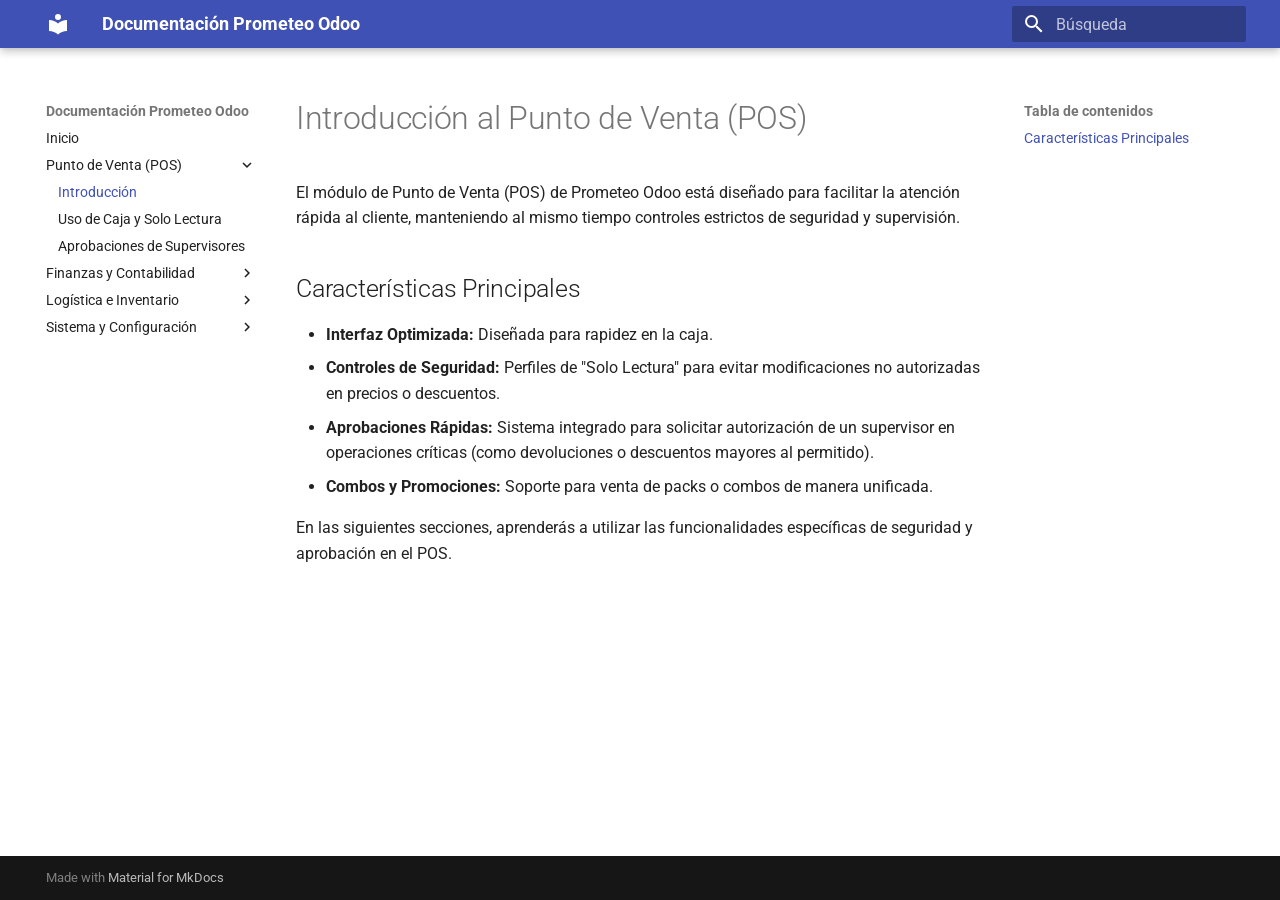
<file: pos/index.html>
<!doctype html>
<html lang="es" class="no-js">
  <head>
    
      <meta charset="utf-8">
      <meta name="viewport" content="width=device-width,initial-scale=1">
      
      
      
      
        <link rel="prev" href="..">
      
      
        <link rel="next" href="solo-lectura/">
      
      
        
      
      
      <link rel="icon" href="../assets/images/favicon.png">
      <meta name="generator" content="mkdocs-1.6.1, mkdocs-material-9.7.7">
    
    
      
        <title>Introducción - Documentación Prometeo Odoo</title>
      
    
    
      <link rel="stylesheet" href="../assets/stylesheets/main.ec1eaa64.min.css">
      
      


    
    
      
    
    
      
        
        
        <link rel="preconnect" href="https://fonts.gstatic.com" crossorigin>
        <link rel="stylesheet" href="https://fonts.googleapis.com/css?family=Roboto:300,300i,400,400i,700,700i%7CRoboto+Mono:400,400i,700,700i&display=fallback">
        <style>:root{--md-text-font:"Roboto";--md-code-font:"Roboto Mono"}</style>
      
    
    
    <script>__md_scope=new URL("..",location),__md_hash=e=>[...e].reduce(((e,_)=>(e<<5)-e+_.charCodeAt(0)),0),__md_get=(e,_=localStorage,t=__md_scope)=>JSON.parse(_.getItem(t.pathname+"."+e)),__md_set=(e,_,t=localStorage,a=__md_scope)=>{try{t.setItem(a.pathname+"."+e,JSON.stringify(_))}catch(e){}}</script>
    
      

    
    
  </head>
  
  
    <body dir="ltr">
  
    
    <input class="md-toggle" data-md-toggle="drawer" type="checkbox" id="__drawer" autocomplete="off">
    <input class="md-toggle" data-md-toggle="search" type="checkbox" id="__search" autocomplete="off">
    <label class="md-overlay" for="__drawer"></label>
    <div data-md-component="skip">
      
        
        <a href="#introduccion-al-punto-de-venta-pos" class="md-skip">
          Saltar a contenido
        </a>
      
    </div>
    <div data-md-component="announce">
      
    </div>
    
    
      

  

<header class="md-header md-header--shadow" data-md-component="header">
  <nav class="md-header__inner md-grid" aria-label="Cabecera">
    <a href=".." title="Documentación Prometeo Odoo" class="md-header__button md-logo" aria-label="Documentación Prometeo Odoo" data-md-component="logo">
      
  
  <svg xmlns="http://www.w3.org/2000/svg" viewBox="0 0 24 24"><path d="M12 8a3 3 0 0 0 3-3 3 3 0 0 0-3-3 3 3 0 0 0-3 3 3 3 0 0 0 3 3m0 3.54C9.64 9.35 6.5 8 3 8v11c3.5 0 6.64 1.35 9 3.54 2.36-2.19 5.5-3.54 9-3.54V8c-3.5 0-6.64 1.35-9 3.54"/></svg>

    </a>
    <label class="md-header__button md-icon" for="__drawer">
      
      <svg xmlns="http://www.w3.org/2000/svg" viewBox="0 0 24 24"><path d="M3 6h18v2H3zm0 5h18v2H3zm0 5h18v2H3z"/></svg>
    </label>
    <div class="md-header__title" data-md-component="header-title">
      <div class="md-header__ellipsis">
        <div class="md-header__topic">
          <span class="md-ellipsis">
            Documentación Prometeo Odoo
          </span>
        </div>
        <div class="md-header__topic" data-md-component="header-topic">
          <span class="md-ellipsis">
            
              Introducción
            
          </span>
        </div>
      </div>
    </div>
    
    
      <script>var palette=__md_get("__palette");if(palette&&palette.color){if("(prefers-color-scheme)"===palette.color.media){var media=matchMedia("(prefers-color-scheme: light)"),input=document.querySelector(media.matches?"[data-md-color-media='(prefers-color-scheme: light)']":"[data-md-color-media='(prefers-color-scheme: dark)']");palette.color.media=input.getAttribute("data-md-color-media"),palette.color.scheme=input.getAttribute("data-md-color-scheme"),palette.color.primary=input.getAttribute("data-md-color-primary"),palette.color.accent=input.getAttribute("data-md-color-accent")}for(var[key,value]of Object.entries(palette.color))document.body.setAttribute("data-md-color-"+key,value)}</script>
    
    
    
      
      
        <label class="md-header__button md-icon" for="__search">
          
          <svg xmlns="http://www.w3.org/2000/svg" viewBox="0 0 24 24"><path d="M9.5 3A6.5 6.5 0 0 1 16 9.5c0 1.61-.59 3.09-1.56 4.23l.27.27h.79l5 5-1.5 1.5-5-5v-.79l-.27-.27A6.52 6.52 0 0 1 9.5 16 6.5 6.5 0 0 1 3 9.5 6.5 6.5 0 0 1 9.5 3m0 2C7 5 5 7 5 9.5S7 14 9.5 14 14 12 14 9.5 12 5 9.5 5"/></svg>
        </label>
        <div class="md-search" data-md-component="search" role="dialog">
  <label class="md-search__overlay" for="__search"></label>
  <div class="md-search__inner" role="search">
    <form class="md-search__form" name="search">
      <input type="text" class="md-search__input" name="query" aria-label="Búsqueda" placeholder="Búsqueda" autocapitalize="off" autocorrect="off" autocomplete="off" spellcheck="false" data-md-component="search-query" required>
      <label class="md-search__icon md-icon" for="__search">
        
        <svg xmlns="http://www.w3.org/2000/svg" viewBox="0 0 24 24"><path d="M9.5 3A6.5 6.5 0 0 1 16 9.5c0 1.61-.59 3.09-1.56 4.23l.27.27h.79l5 5-1.5 1.5-5-5v-.79l-.27-.27A6.52 6.52 0 0 1 9.5 16 6.5 6.5 0 0 1 3 9.5 6.5 6.5 0 0 1 9.5 3m0 2C7 5 5 7 5 9.5S7 14 9.5 14 14 12 14 9.5 12 5 9.5 5"/></svg>
        
        <svg xmlns="http://www.w3.org/2000/svg" viewBox="0 0 24 24"><path d="M20 11v2H8l5.5 5.5-1.42 1.42L4.16 12l7.92-7.92L13.5 5.5 8 11z"/></svg>
      </label>
      <nav class="md-search__options" aria-label="Buscar">
        
        <button type="reset" class="md-search__icon md-icon" title="Limpiar" aria-label="Limpiar" tabindex="-1">
          
          <svg xmlns="http://www.w3.org/2000/svg" viewBox="0 0 24 24"><path d="M19 6.41 17.59 5 12 10.59 6.41 5 5 6.41 10.59 12 5 17.59 6.41 19 12 13.41 17.59 19 19 17.59 13.41 12z"/></svg>
        </button>
      </nav>
      
    </form>
    <div class="md-search__output">
      <div class="md-search__scrollwrap" tabindex="0" data-md-scrollfix>
        <div class="md-search-result" data-md-component="search-result">
          <div class="md-search-result__meta">
            Inicializando búsqueda
          </div>
          <ol class="md-search-result__list" role="presentation"></ol>
        </div>
      </div>
    </div>
  </div>
</div>
      
    
    
  </nav>
  
</header>
    
    <div class="md-container" data-md-component="container">
      
      
        
          
        
      
      <main class="md-main" data-md-component="main">
        <div class="md-main__inner md-grid">
          
            
              
              <div class="md-sidebar md-sidebar--primary" data-md-component="sidebar" data-md-type="navigation" >
                <div class="md-sidebar__scrollwrap">
                  <div class="md-sidebar__inner">
                    



<nav class="md-nav md-nav--primary" aria-label="Navegación" data-md-level="0">
  <label class="md-nav__title" for="__drawer">
    <a href=".." title="Documentación Prometeo Odoo" class="md-nav__button md-logo" aria-label="Documentación Prometeo Odoo" data-md-component="logo">
      
  
  <svg xmlns="http://www.w3.org/2000/svg" viewBox="0 0 24 24"><path d="M12 8a3 3 0 0 0 3-3 3 3 0 0 0-3-3 3 3 0 0 0-3 3 3 3 0 0 0 3 3m0 3.54C9.64 9.35 6.5 8 3 8v11c3.5 0 6.64 1.35 9 3.54 2.36-2.19 5.5-3.54 9-3.54V8c-3.5 0-6.64 1.35-9 3.54"/></svg>

    </a>
    Documentación Prometeo Odoo
  </label>
  
  <ul class="md-nav__list" data-md-scrollfix>
    
      
      
  
  
  
  
    <li class="md-nav__item">
      <a href=".." class="md-nav__link">
        
  
  
  <span class="md-ellipsis">
    
  
    Inicio
  

    
  </span>
  
  

      </a>
    </li>
  

    
      
      
  
  
    
  
  
  
    
    
    
    
    
    <li class="md-nav__item md-nav__item--active md-nav__item--nested">
      
        
        
        <input class="md-nav__toggle md-toggle " type="checkbox" id="__nav_2" checked>
        
          
          <label class="md-nav__link" for="__nav_2" id="__nav_2_label" tabindex="0">
            
  
  
  <span class="md-ellipsis">
    
  
    Punto de Venta (POS)
  

    
  </span>
  
  

            <span class="md-nav__icon md-icon"></span>
          </label>
        
        <nav class="md-nav" data-md-level="1" aria-labelledby="__nav_2_label" aria-expanded="true">
          <label class="md-nav__title" for="__nav_2">
            <span class="md-nav__icon md-icon"></span>
            
  
    Punto de Venta (POS)
  

          </label>
          <ul class="md-nav__list" data-md-scrollfix>
            
              
                
  
  
    
  
  
  
    <li class="md-nav__item md-nav__item--active">
      
      <input class="md-nav__toggle md-toggle" type="checkbox" id="__toc">
      
      
        
      
      
        <label class="md-nav__link md-nav__link--active" for="__toc">
          
  
  
  <span class="md-ellipsis">
    
  
    Introducción
  

    
  </span>
  
  

          <span class="md-nav__icon md-icon"></span>
        </label>
      
      <a href="./" class="md-nav__link md-nav__link--active">
        
  
  
  <span class="md-ellipsis">
    
  
    Introducción
  

    
  </span>
  
  

      </a>
      
        

<nav class="md-nav md-nav--secondary" aria-label="Tabla de contenidos">
  
  
  
    
  
  
    <label class="md-nav__title" for="__toc">
      <span class="md-nav__icon md-icon"></span>
      Tabla de contenidos
    </label>
    <ul class="md-nav__list" data-md-component="toc" data-md-scrollfix>
      
        <li class="md-nav__item">
  <a href="#caracteristicas-principales" class="md-nav__link">
    <span class="md-ellipsis">
      
        Características Principales
      
    </span>
  </a>
  
</li>
      
    </ul>
  
</nav>
      
    </li>
  

              
            
              
                
  
  
  
  
    <li class="md-nav__item">
      <a href="solo-lectura/" class="md-nav__link">
        
  
  
  <span class="md-ellipsis">
    
  
    Uso de Caja y Solo Lectura
  

    
  </span>
  
  

      </a>
    </li>
  

              
            
              
                
  
  
  
  
    <li class="md-nav__item">
      <a href="aprobaciones/" class="md-nav__link">
        
  
  
  <span class="md-ellipsis">
    
  
    Aprobaciones de Supervisores
  

    
  </span>
  
  

      </a>
    </li>
  

              
            
          </ul>
        </nav>
      
    </li>
  

    
      
      
  
  
  
  
    
    
    
    
    
    <li class="md-nav__item md-nav__item--nested">
      
        
        
        <input class="md-nav__toggle md-toggle " type="checkbox" id="__nav_3" >
        
          
          <label class="md-nav__link" for="__nav_3" id="__nav_3_label" tabindex="0">
            
  
  
  <span class="md-ellipsis">
    
  
    Finanzas y Contabilidad
  

    
  </span>
  
  

            <span class="md-nav__icon md-icon"></span>
          </label>
        
        <nav class="md-nav" data-md-level="1" aria-labelledby="__nav_3_label" aria-expanded="false">
          <label class="md-nav__title" for="__nav_3">
            <span class="md-nav__icon md-icon"></span>
            
  
    Finanzas y Contabilidad
  

          </label>
          <ul class="md-nav__list" data-md-scrollfix>
            
              
                
  
  
  
  
    <li class="md-nav__item">
      <a href="../finanzas/" class="md-nav__link">
        
  
  
  <span class="md-ellipsis">
    
  
    Introducción
  

    
  </span>
  
  

      </a>
    </li>
  

              
            
              
                
  
  
  
  
    <li class="md-nav__item">
      <a href="../finanzas/facturacion-afip/" class="md-nav__link">
        
  
  
  <span class="md-ellipsis">
    
  
    Facturación Electrónica (AFIP)
  

    
  </span>
  
  

      </a>
    </li>
  

              
            
              
                
  
  
  
  
    <li class="md-nav__item">
      <a href="../finanzas/tesoreria/" class="md-nav__link">
        
  
  
  <span class="md-ellipsis">
    
  
    Tesorería, Cheques y Transferencias
  

    
  </span>
  
  

      </a>
    </li>
  

              
            
          </ul>
        </nav>
      
    </li>
  

    
      
      
  
  
  
  
    
    
    
    
    
    <li class="md-nav__item md-nav__item--nested">
      
        
        
        <input class="md-nav__toggle md-toggle " type="checkbox" id="__nav_4" >
        
          
          <label class="md-nav__link" for="__nav_4" id="__nav_4_label" tabindex="0">
            
  
  
  <span class="md-ellipsis">
    
  
    Logística e Inventario
  

    
  </span>
  
  

            <span class="md-nav__icon md-icon"></span>
          </label>
        
        <nav class="md-nav" data-md-level="1" aria-labelledby="__nav_4_label" aria-expanded="false">
          <label class="md-nav__title" for="__nav_4">
            <span class="md-nav__icon md-icon"></span>
            
  
    Logística e Inventario
  

          </label>
          <ul class="md-nav__list" data-md-scrollfix>
            
              
                
  
  
  
  
    <li class="md-nav__item">
      <a href="../logistica/" class="md-nav__link">
        
  
  
  <span class="md-ellipsis">
    
  
    Introducción
  

    
  </span>
  
  

      </a>
    </li>
  

              
            
              
                
  
  
  
  
    <li class="md-nav__item">
      <a href="../logistica/costos/" class="md-nav__link">
        
  
  
  <span class="md-ellipsis">
    
  
    Automatización de Costos
  

    
  </span>
  
  

      </a>
    </li>
  

              
            
              
                
  
  
  
  
    <li class="md-nav__item">
      <a href="../logistica/intercompany/" class="md-nav__link">
        
  
  
  <span class="md-ellipsis">
    
  
    Operaciones Inter-Compañía
  

    
  </span>
  
  

      </a>
    </li>
  

              
            
          </ul>
        </nav>
      
    </li>
  

    
      
      
  
  
  
  
    
    
    
    
    
    <li class="md-nav__item md-nav__item--nested">
      
        
        
        <input class="md-nav__toggle md-toggle " type="checkbox" id="__nav_5" >
        
          
          <label class="md-nav__link" for="__nav_5" id="__nav_5_label" tabindex="0">
            
  
  
  <span class="md-ellipsis">
    
  
    Sistema y Configuración
  

    
  </span>
  
  

            <span class="md-nav__icon md-icon"></span>
          </label>
        
        <nav class="md-nav" data-md-level="1" aria-labelledby="__nav_5_label" aria-expanded="false">
          <label class="md-nav__title" for="__nav_5">
            <span class="md-nav__icon md-icon"></span>
            
  
    Sistema y Configuración
  

          </label>
          <ul class="md-nav__list" data-md-scrollfix>
            
              
                
  
  
  
  
    <li class="md-nav__item">
      <a href="../sistema/multi-company/" class="md-nav__link">
        
  
  
  <span class="md-ellipsis">
    
  
    Uso Multi-Compañía
  

    
  </span>
  
  

      </a>
    </li>
  

              
            
          </ul>
        </nav>
      
    </li>
  

    
  </ul>
</nav>
                  </div>
                </div>
              </div>
            
            
              
              <div class="md-sidebar md-sidebar--secondary" data-md-component="sidebar" data-md-type="toc" >
                <div class="md-sidebar__scrollwrap">
                  <div class="md-sidebar__inner">
                    

<nav class="md-nav md-nav--secondary" aria-label="Tabla de contenidos">
  
  
  
    
  
  
    <label class="md-nav__title" for="__toc">
      <span class="md-nav__icon md-icon"></span>
      Tabla de contenidos
    </label>
    <ul class="md-nav__list" data-md-component="toc" data-md-scrollfix>
      
        <li class="md-nav__item">
  <a href="#caracteristicas-principales" class="md-nav__link">
    <span class="md-ellipsis">
      
        Características Principales
      
    </span>
  </a>
  
</li>
      
    </ul>
  
</nav>
                  </div>
                </div>
              </div>
            
          
          
            <div class="md-content" data-md-component="content">
              
              <article class="md-content__inner md-typeset">
                
                  



<h1 id="introduccion-al-punto-de-venta-pos">Introducción al Punto de Venta (POS)</h1>
<p>El módulo de Punto de Venta (POS) de Prometeo Odoo está diseñado para facilitar la atención rápida al cliente, manteniendo al mismo tiempo controles estrictos de seguridad y supervisión.</p>
<h2 id="caracteristicas-principales">Características Principales</h2>
<ul>
<li><strong>Interfaz Optimizada:</strong> Diseñada para rapidez en la caja.</li>
<li><strong>Controles de Seguridad:</strong> Perfiles de "Solo Lectura" para evitar modificaciones no autorizadas en precios o descuentos.</li>
<li><strong>Aprobaciones Rápidas:</strong> Sistema integrado para solicitar autorización de un supervisor en operaciones críticas (como devoluciones o descuentos mayores al permitido).</li>
<li><strong>Combos y Promociones:</strong> Soporte para venta de packs o combos de manera unificada.</li>
</ul>
<p>En las siguientes secciones, aprenderás a utilizar las funcionalidades específicas de seguridad y aprobación en el POS.</p>












                
              </article>
            </div>
          
          
<script>var target=document.getElementById(location.hash.slice(1));target&&target.name&&(target.checked=target.name.startsWith("__tabbed_"))</script>
        </div>
        
      </main>
      
        <footer class="md-footer">
  
  <div class="md-footer-meta md-typeset">
    <div class="md-footer-meta__inner md-grid">
      <div class="md-copyright">
  
  
    Made with
    <a href="https://squidfunk.github.io/mkdocs-material/" target="_blank" rel="noopener">
      Material for MkDocs
    </a>
  
</div>
      
    </div>
  </div>
</footer>
      
    </div>
    <div class="md-dialog" data-md-component="dialog">
      <div class="md-dialog__inner md-typeset"></div>
    </div>
    
    
    
      
      
      <script id="__config" type="application/json">{"annotate": null, "base": "..", "features": [], "search": "../assets/javascripts/workers/search.2c215733.min.js", "tags": null, "translations": {"clipboard.copied": "Copiado al portapapeles", "clipboard.copy": "Copiar al portapapeles", "search.result.more.one": "1 m\u00e1s en esta p\u00e1gina", "search.result.more.other": "# m\u00e1s en esta p\u00e1gina", "search.result.none": "No se encontraron documentos", "search.result.one": "1 documento encontrado", "search.result.other": "# documentos encontrados", "search.result.placeholder": "Teclee para comenzar b\u00fasqueda", "search.result.term.missing": "Falta", "select.version": "Seleccionar versi\u00f3n"}, "version": null}</script>
    
    
      <script src="../assets/javascripts/bundle.d7400e89.min.js"></script>
      
    
  </body>
</html>
</file>
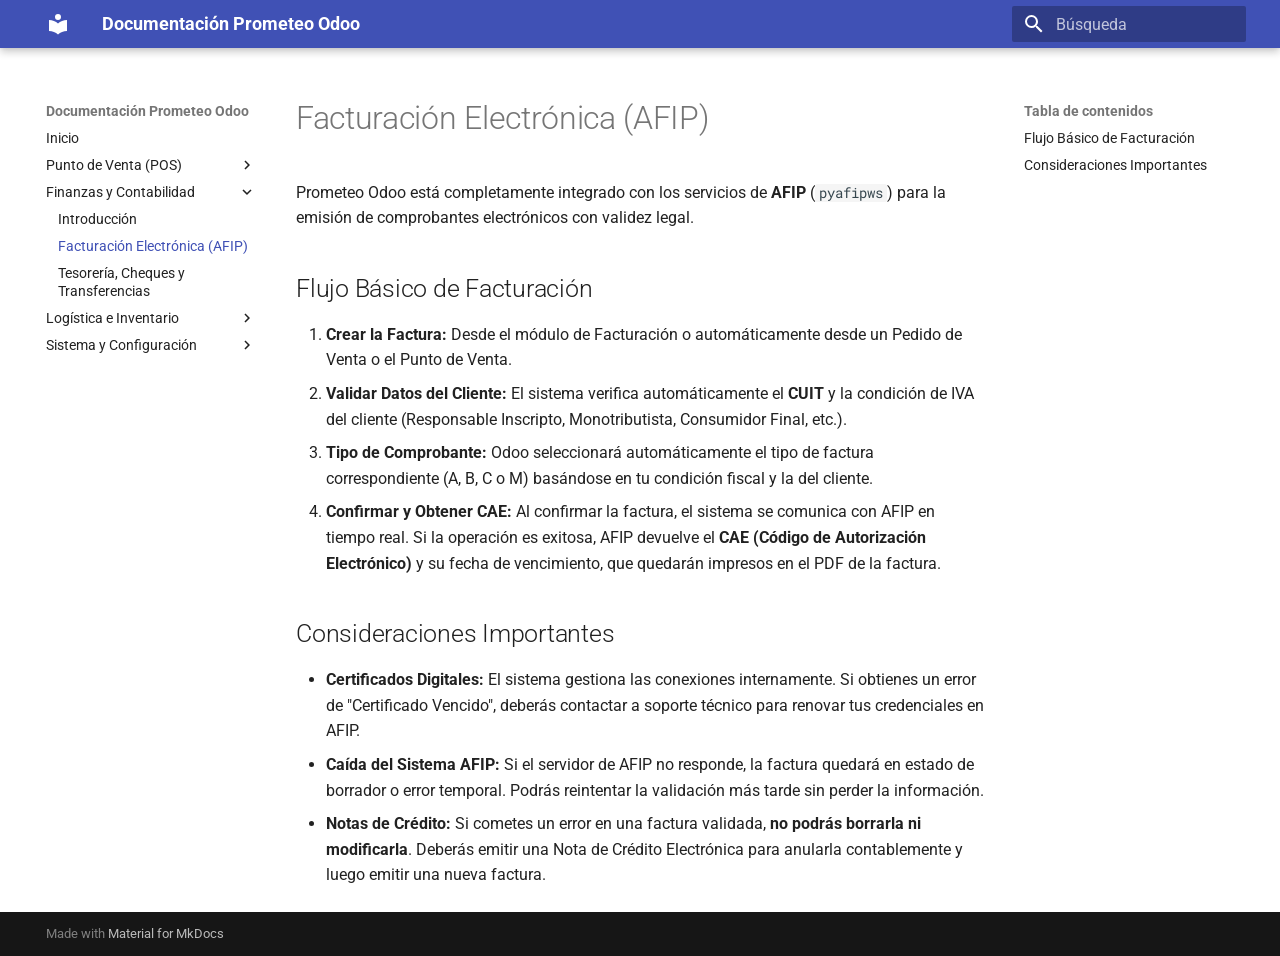
<file: finanzas/facturacion-afip/index.html>
<!doctype html>
<html lang="es" class="no-js">
  <head>
    
      <meta charset="utf-8">
      <meta name="viewport" content="width=device-width,initial-scale=1">
      
      
      
      
        <link rel="prev" href="../">
      
      
        <link rel="next" href="../tesoreria/">
      
      
        
      
      
      <link rel="icon" href="../../assets/images/favicon.png">
      <meta name="generator" content="mkdocs-1.6.1, mkdocs-material-9.7.7">
    
    
      
        <title>Facturación Electrónica (AFIP) - Documentación Prometeo Odoo</title>
      
    
    
      <link rel="stylesheet" href="../../assets/stylesheets/main.ec1eaa64.min.css">
      
      


    
    
      
    
    
      
        
        
        <link rel="preconnect" href="https://fonts.gstatic.com" crossorigin>
        <link rel="stylesheet" href="https://fonts.googleapis.com/css?family=Roboto:300,300i,400,400i,700,700i%7CRoboto+Mono:400,400i,700,700i&display=fallback">
        <style>:root{--md-text-font:"Roboto";--md-code-font:"Roboto Mono"}</style>
      
    
    
    <script>__md_scope=new URL("../..",location),__md_hash=e=>[...e].reduce(((e,_)=>(e<<5)-e+_.charCodeAt(0)),0),__md_get=(e,_=localStorage,t=__md_scope)=>JSON.parse(_.getItem(t.pathname+"."+e)),__md_set=(e,_,t=localStorage,a=__md_scope)=>{try{t.setItem(a.pathname+"."+e,JSON.stringify(_))}catch(e){}}</script>
    
      

    
    
  </head>
  
  
    <body dir="ltr">
  
    
    <input class="md-toggle" data-md-toggle="drawer" type="checkbox" id="__drawer" autocomplete="off">
    <input class="md-toggle" data-md-toggle="search" type="checkbox" id="__search" autocomplete="off">
    <label class="md-overlay" for="__drawer"></label>
    <div data-md-component="skip">
      
        
        <a href="#facturacion-electronica-afip" class="md-skip">
          Saltar a contenido
        </a>
      
    </div>
    <div data-md-component="announce">
      
    </div>
    
    
      

  

<header class="md-header md-header--shadow" data-md-component="header">
  <nav class="md-header__inner md-grid" aria-label="Cabecera">
    <a href="../.." title="Documentación Prometeo Odoo" class="md-header__button md-logo" aria-label="Documentación Prometeo Odoo" data-md-component="logo">
      
  
  <svg xmlns="http://www.w3.org/2000/svg" viewBox="0 0 24 24"><path d="M12 8a3 3 0 0 0 3-3 3 3 0 0 0-3-3 3 3 0 0 0-3 3 3 3 0 0 0 3 3m0 3.54C9.64 9.35 6.5 8 3 8v11c3.5 0 6.64 1.35 9 3.54 2.36-2.19 5.5-3.54 9-3.54V8c-3.5 0-6.64 1.35-9 3.54"/></svg>

    </a>
    <label class="md-header__button md-icon" for="__drawer">
      
      <svg xmlns="http://www.w3.org/2000/svg" viewBox="0 0 24 24"><path d="M3 6h18v2H3zm0 5h18v2H3zm0 5h18v2H3z"/></svg>
    </label>
    <div class="md-header__title" data-md-component="header-title">
      <div class="md-header__ellipsis">
        <div class="md-header__topic">
          <span class="md-ellipsis">
            Documentación Prometeo Odoo
          </span>
        </div>
        <div class="md-header__topic" data-md-component="header-topic">
          <span class="md-ellipsis">
            
              Facturación Electrónica (AFIP)
            
          </span>
        </div>
      </div>
    </div>
    
    
      <script>var palette=__md_get("__palette");if(palette&&palette.color){if("(prefers-color-scheme)"===palette.color.media){var media=matchMedia("(prefers-color-scheme: light)"),input=document.querySelector(media.matches?"[data-md-color-media='(prefers-color-scheme: light)']":"[data-md-color-media='(prefers-color-scheme: dark)']");palette.color.media=input.getAttribute("data-md-color-media"),palette.color.scheme=input.getAttribute("data-md-color-scheme"),palette.color.primary=input.getAttribute("data-md-color-primary"),palette.color.accent=input.getAttribute("data-md-color-accent")}for(var[key,value]of Object.entries(palette.color))document.body.setAttribute("data-md-color-"+key,value)}</script>
    
    
    
      
      
        <label class="md-header__button md-icon" for="__search">
          
          <svg xmlns="http://www.w3.org/2000/svg" viewBox="0 0 24 24"><path d="M9.5 3A6.5 6.5 0 0 1 16 9.5c0 1.61-.59 3.09-1.56 4.23l.27.27h.79l5 5-1.5 1.5-5-5v-.79l-.27-.27A6.52 6.52 0 0 1 9.5 16 6.5 6.5 0 0 1 3 9.5 6.5 6.5 0 0 1 9.5 3m0 2C7 5 5 7 5 9.5S7 14 9.5 14 14 12 14 9.5 12 5 9.5 5"/></svg>
        </label>
        <div class="md-search" data-md-component="search" role="dialog">
  <label class="md-search__overlay" for="__search"></label>
  <div class="md-search__inner" role="search">
    <form class="md-search__form" name="search">
      <input type="text" class="md-search__input" name="query" aria-label="Búsqueda" placeholder="Búsqueda" autocapitalize="off" autocorrect="off" autocomplete="off" spellcheck="false" data-md-component="search-query" required>
      <label class="md-search__icon md-icon" for="__search">
        
        <svg xmlns="http://www.w3.org/2000/svg" viewBox="0 0 24 24"><path d="M9.5 3A6.5 6.5 0 0 1 16 9.5c0 1.61-.59 3.09-1.56 4.23l.27.27h.79l5 5-1.5 1.5-5-5v-.79l-.27-.27A6.52 6.52 0 0 1 9.5 16 6.5 6.5 0 0 1 3 9.5 6.5 6.5 0 0 1 9.5 3m0 2C7 5 5 7 5 9.5S7 14 9.5 14 14 12 14 9.5 12 5 9.5 5"/></svg>
        
        <svg xmlns="http://www.w3.org/2000/svg" viewBox="0 0 24 24"><path d="M20 11v2H8l5.5 5.5-1.42 1.42L4.16 12l7.92-7.92L13.5 5.5 8 11z"/></svg>
      </label>
      <nav class="md-search__options" aria-label="Buscar">
        
        <button type="reset" class="md-search__icon md-icon" title="Limpiar" aria-label="Limpiar" tabindex="-1">
          
          <svg xmlns="http://www.w3.org/2000/svg" viewBox="0 0 24 24"><path d="M19 6.41 17.59 5 12 10.59 6.41 5 5 6.41 10.59 12 5 17.59 6.41 19 12 13.41 17.59 19 19 17.59 13.41 12z"/></svg>
        </button>
      </nav>
      
    </form>
    <div class="md-search__output">
      <div class="md-search__scrollwrap" tabindex="0" data-md-scrollfix>
        <div class="md-search-result" data-md-component="search-result">
          <div class="md-search-result__meta">
            Inicializando búsqueda
          </div>
          <ol class="md-search-result__list" role="presentation"></ol>
        </div>
      </div>
    </div>
  </div>
</div>
      
    
    
  </nav>
  
</header>
    
    <div class="md-container" data-md-component="container">
      
      
        
          
        
      
      <main class="md-main" data-md-component="main">
        <div class="md-main__inner md-grid">
          
            
              
              <div class="md-sidebar md-sidebar--primary" data-md-component="sidebar" data-md-type="navigation" >
                <div class="md-sidebar__scrollwrap">
                  <div class="md-sidebar__inner">
                    



<nav class="md-nav md-nav--primary" aria-label="Navegación" data-md-level="0">
  <label class="md-nav__title" for="__drawer">
    <a href="../.." title="Documentación Prometeo Odoo" class="md-nav__button md-logo" aria-label="Documentación Prometeo Odoo" data-md-component="logo">
      
  
  <svg xmlns="http://www.w3.org/2000/svg" viewBox="0 0 24 24"><path d="M12 8a3 3 0 0 0 3-3 3 3 0 0 0-3-3 3 3 0 0 0-3 3 3 3 0 0 0 3 3m0 3.54C9.64 9.35 6.5 8 3 8v11c3.5 0 6.64 1.35 9 3.54 2.36-2.19 5.5-3.54 9-3.54V8c-3.5 0-6.64 1.35-9 3.54"/></svg>

    </a>
    Documentación Prometeo Odoo
  </label>
  
  <ul class="md-nav__list" data-md-scrollfix>
    
      
      
  
  
  
  
    <li class="md-nav__item">
      <a href="../.." class="md-nav__link">
        
  
  
  <span class="md-ellipsis">
    
  
    Inicio
  

    
  </span>
  
  

      </a>
    </li>
  

    
      
      
  
  
  
  
    
    
    
    
    
    <li class="md-nav__item md-nav__item--nested">
      
        
        
        <input class="md-nav__toggle md-toggle " type="checkbox" id="__nav_2" >
        
          
          <label class="md-nav__link" for="__nav_2" id="__nav_2_label" tabindex="0">
            
  
  
  <span class="md-ellipsis">
    
  
    Punto de Venta (POS)
  

    
  </span>
  
  

            <span class="md-nav__icon md-icon"></span>
          </label>
        
        <nav class="md-nav" data-md-level="1" aria-labelledby="__nav_2_label" aria-expanded="false">
          <label class="md-nav__title" for="__nav_2">
            <span class="md-nav__icon md-icon"></span>
            
  
    Punto de Venta (POS)
  

          </label>
          <ul class="md-nav__list" data-md-scrollfix>
            
              
                
  
  
  
  
    <li class="md-nav__item">
      <a href="../../pos/" class="md-nav__link">
        
  
  
  <span class="md-ellipsis">
    
  
    Introducción
  

    
  </span>
  
  

      </a>
    </li>
  

              
            
              
                
  
  
  
  
    <li class="md-nav__item">
      <a href="../../pos/solo-lectura/" class="md-nav__link">
        
  
  
  <span class="md-ellipsis">
    
  
    Uso de Caja y Solo Lectura
  

    
  </span>
  
  

      </a>
    </li>
  

              
            
              
                
  
  
  
  
    <li class="md-nav__item">
      <a href="../../pos/aprobaciones/" class="md-nav__link">
        
  
  
  <span class="md-ellipsis">
    
  
    Aprobaciones de Supervisores
  

    
  </span>
  
  

      </a>
    </li>
  

              
            
          </ul>
        </nav>
      
    </li>
  

    
      
      
  
  
    
  
  
  
    
    
    
    
    
    <li class="md-nav__item md-nav__item--active md-nav__item--nested">
      
        
        
        <input class="md-nav__toggle md-toggle " type="checkbox" id="__nav_3" checked>
        
          
          <label class="md-nav__link" for="__nav_3" id="__nav_3_label" tabindex="0">
            
  
  
  <span class="md-ellipsis">
    
  
    Finanzas y Contabilidad
  

    
  </span>
  
  

            <span class="md-nav__icon md-icon"></span>
          </label>
        
        <nav class="md-nav" data-md-level="1" aria-labelledby="__nav_3_label" aria-expanded="true">
          <label class="md-nav__title" for="__nav_3">
            <span class="md-nav__icon md-icon"></span>
            
  
    Finanzas y Contabilidad
  

          </label>
          <ul class="md-nav__list" data-md-scrollfix>
            
              
                
  
  
  
  
    <li class="md-nav__item">
      <a href="../" class="md-nav__link">
        
  
  
  <span class="md-ellipsis">
    
  
    Introducción
  

    
  </span>
  
  

      </a>
    </li>
  

              
            
              
                
  
  
    
  
  
  
    <li class="md-nav__item md-nav__item--active">
      
      <input class="md-nav__toggle md-toggle" type="checkbox" id="__toc">
      
      
        
      
      
        <label class="md-nav__link md-nav__link--active" for="__toc">
          
  
  
  <span class="md-ellipsis">
    
  
    Facturación Electrónica (AFIP)
  

    
  </span>
  
  

          <span class="md-nav__icon md-icon"></span>
        </label>
      
      <a href="./" class="md-nav__link md-nav__link--active">
        
  
  
  <span class="md-ellipsis">
    
  
    Facturación Electrónica (AFIP)
  

    
  </span>
  
  

      </a>
      
        

<nav class="md-nav md-nav--secondary" aria-label="Tabla de contenidos">
  
  
  
    
  
  
    <label class="md-nav__title" for="__toc">
      <span class="md-nav__icon md-icon"></span>
      Tabla de contenidos
    </label>
    <ul class="md-nav__list" data-md-component="toc" data-md-scrollfix>
      
        <li class="md-nav__item">
  <a href="#flujo-basico-de-facturacion" class="md-nav__link">
    <span class="md-ellipsis">
      
        Flujo Básico de Facturación
      
    </span>
  </a>
  
</li>
      
        <li class="md-nav__item">
  <a href="#consideraciones-importantes" class="md-nav__link">
    <span class="md-ellipsis">
      
        Consideraciones Importantes
      
    </span>
  </a>
  
</li>
      
    </ul>
  
</nav>
      
    </li>
  

              
            
              
                
  
  
  
  
    <li class="md-nav__item">
      <a href="../tesoreria/" class="md-nav__link">
        
  
  
  <span class="md-ellipsis">
    
  
    Tesorería, Cheques y Transferencias
  

    
  </span>
  
  

      </a>
    </li>
  

              
            
          </ul>
        </nav>
      
    </li>
  

    
      
      
  
  
  
  
    
    
    
    
    
    <li class="md-nav__item md-nav__item--nested">
      
        
        
        <input class="md-nav__toggle md-toggle " type="checkbox" id="__nav_4" >
        
          
          <label class="md-nav__link" for="__nav_4" id="__nav_4_label" tabindex="0">
            
  
  
  <span class="md-ellipsis">
    
  
    Logística e Inventario
  

    
  </span>
  
  

            <span class="md-nav__icon md-icon"></span>
          </label>
        
        <nav class="md-nav" data-md-level="1" aria-labelledby="__nav_4_label" aria-expanded="false">
          <label class="md-nav__title" for="__nav_4">
            <span class="md-nav__icon md-icon"></span>
            
  
    Logística e Inventario
  

          </label>
          <ul class="md-nav__list" data-md-scrollfix>
            
              
                
  
  
  
  
    <li class="md-nav__item">
      <a href="../../logistica/" class="md-nav__link">
        
  
  
  <span class="md-ellipsis">
    
  
    Introducción
  

    
  </span>
  
  

      </a>
    </li>
  

              
            
              
                
  
  
  
  
    <li class="md-nav__item">
      <a href="../../logistica/costos/" class="md-nav__link">
        
  
  
  <span class="md-ellipsis">
    
  
    Automatización de Costos
  

    
  </span>
  
  

      </a>
    </li>
  

              
            
              
                
  
  
  
  
    <li class="md-nav__item">
      <a href="../../logistica/intercompany/" class="md-nav__link">
        
  
  
  <span class="md-ellipsis">
    
  
    Operaciones Inter-Compañía
  

    
  </span>
  
  

      </a>
    </li>
  

              
            
          </ul>
        </nav>
      
    </li>
  

    
      
      
  
  
  
  
    
    
    
    
    
    <li class="md-nav__item md-nav__item--nested">
      
        
        
        <input class="md-nav__toggle md-toggle " type="checkbox" id="__nav_5" >
        
          
          <label class="md-nav__link" for="__nav_5" id="__nav_5_label" tabindex="0">
            
  
  
  <span class="md-ellipsis">
    
  
    Sistema y Configuración
  

    
  </span>
  
  

            <span class="md-nav__icon md-icon"></span>
          </label>
        
        <nav class="md-nav" data-md-level="1" aria-labelledby="__nav_5_label" aria-expanded="false">
          <label class="md-nav__title" for="__nav_5">
            <span class="md-nav__icon md-icon"></span>
            
  
    Sistema y Configuración
  

          </label>
          <ul class="md-nav__list" data-md-scrollfix>
            
              
                
  
  
  
  
    <li class="md-nav__item">
      <a href="../../sistema/multi-company/" class="md-nav__link">
        
  
  
  <span class="md-ellipsis">
    
  
    Uso Multi-Compañía
  

    
  </span>
  
  

      </a>
    </li>
  

              
            
          </ul>
        </nav>
      
    </li>
  

    
  </ul>
</nav>
                  </div>
                </div>
              </div>
            
            
              
              <div class="md-sidebar md-sidebar--secondary" data-md-component="sidebar" data-md-type="toc" >
                <div class="md-sidebar__scrollwrap">
                  <div class="md-sidebar__inner">
                    

<nav class="md-nav md-nav--secondary" aria-label="Tabla de contenidos">
  
  
  
    
  
  
    <label class="md-nav__title" for="__toc">
      <span class="md-nav__icon md-icon"></span>
      Tabla de contenidos
    </label>
    <ul class="md-nav__list" data-md-component="toc" data-md-scrollfix>
      
        <li class="md-nav__item">
  <a href="#flujo-basico-de-facturacion" class="md-nav__link">
    <span class="md-ellipsis">
      
        Flujo Básico de Facturación
      
    </span>
  </a>
  
</li>
      
        <li class="md-nav__item">
  <a href="#consideraciones-importantes" class="md-nav__link">
    <span class="md-ellipsis">
      
        Consideraciones Importantes
      
    </span>
  </a>
  
</li>
      
    </ul>
  
</nav>
                  </div>
                </div>
              </div>
            
          
          
            <div class="md-content" data-md-component="content">
              
              <article class="md-content__inner md-typeset">
                
                  



<h1 id="facturacion-electronica-afip">Facturación Electrónica (AFIP)</h1>
<p>Prometeo Odoo está completamente integrado con los servicios de <strong>AFIP</strong> (<code>pyafipws</code>) para la emisión de comprobantes electrónicos con validez legal.</p>
<h2 id="flujo-basico-de-facturacion">Flujo Básico de Facturación</h2>
<ol>
<li><strong>Crear la Factura:</strong> Desde el módulo de Facturación o automáticamente desde un Pedido de Venta o el Punto de Venta.</li>
<li><strong>Validar Datos del Cliente:</strong> El sistema verifica automáticamente el <strong>CUIT</strong> y la condición de IVA del cliente (Responsable Inscripto, Monotributista, Consumidor Final, etc.).</li>
<li><strong>Tipo de Comprobante:</strong> Odoo seleccionará automáticamente el tipo de factura correspondiente (A, B, C o M) basándose en tu condición fiscal y la del cliente.</li>
<li><strong>Confirmar y Obtener CAE:</strong> Al confirmar la factura, el sistema se comunica con AFIP en tiempo real. Si la operación es exitosa, AFIP devuelve el <strong>CAE (Código de Autorización Electrónico)</strong> y su fecha de vencimiento, que quedarán impresos en el PDF de la factura.</li>
</ol>
<h2 id="consideraciones-importantes">Consideraciones Importantes</h2>
<ul>
<li><strong>Certificados Digitales:</strong> El sistema gestiona las conexiones internamente. Si obtienes un error de "Certificado Vencido", deberás contactar a soporte técnico para renovar tus credenciales en AFIP.</li>
<li><strong>Caída del Sistema AFIP:</strong> Si el servidor de AFIP no responde, la factura quedará en estado de borrador o error temporal. Podrás reintentar la validación más tarde sin perder la información.</li>
<li><strong>Notas de Crédito:</strong> Si cometes un error en una factura validada, <strong>no podrás borrarla ni modificarla</strong>. Deberás emitir una Nota de Crédito Electrónica para anularla contablemente y luego emitir una nueva factura.</li>
</ul>












                
              </article>
            </div>
          
          
<script>var target=document.getElementById(location.hash.slice(1));target&&target.name&&(target.checked=target.name.startsWith("__tabbed_"))</script>
        </div>
        
      </main>
      
        <footer class="md-footer">
  
  <div class="md-footer-meta md-typeset">
    <div class="md-footer-meta__inner md-grid">
      <div class="md-copyright">
  
  
    Made with
    <a href="https://squidfunk.github.io/mkdocs-material/" target="_blank" rel="noopener">
      Material for MkDocs
    </a>
  
</div>
      
    </div>
  </div>
</footer>
      
    </div>
    <div class="md-dialog" data-md-component="dialog">
      <div class="md-dialog__inner md-typeset"></div>
    </div>
    
    
    
      
      
      <script id="__config" type="application/json">{"annotate": null, "base": "../..", "features": [], "search": "../../assets/javascripts/workers/search.2c215733.min.js", "tags": null, "translations": {"clipboard.copied": "Copiado al portapapeles", "clipboard.copy": "Copiar al portapapeles", "search.result.more.one": "1 m\u00e1s en esta p\u00e1gina", "search.result.more.other": "# m\u00e1s en esta p\u00e1gina", "search.result.none": "No se encontraron documentos", "search.result.one": "1 documento encontrado", "search.result.other": "# documentos encontrados", "search.result.placeholder": "Teclee para comenzar b\u00fasqueda", "search.result.term.missing": "Falta", "select.version": "Seleccionar versi\u00f3n"}, "version": null}</script>
    
    
      <script src="../../assets/javascripts/bundle.d7400e89.min.js"></script>
      
    
  </body>
</html>
</file>
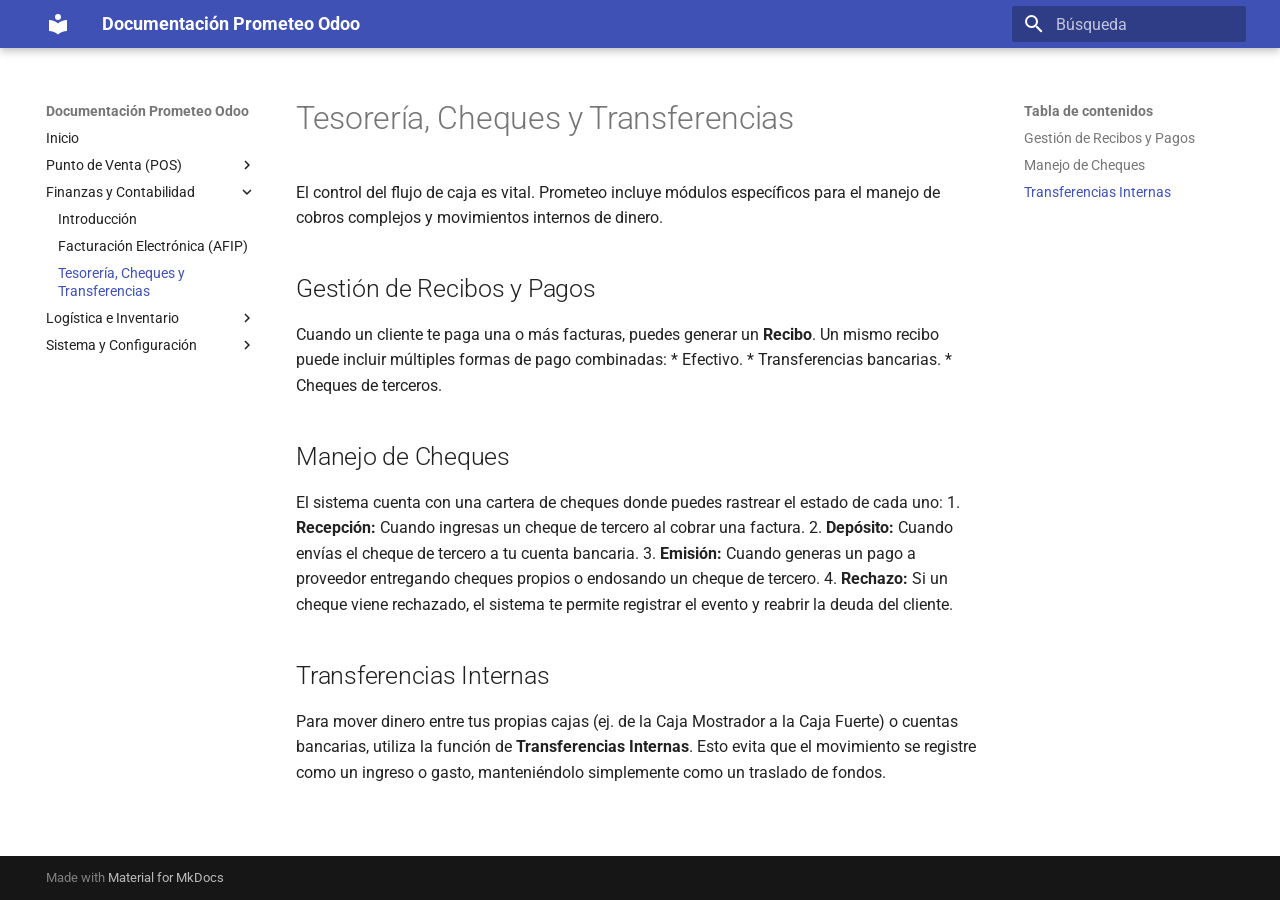
<file: finanzas/tesoreria/index.html>
<!doctype html>
<html lang="es" class="no-js">
  <head>
    
      <meta charset="utf-8">
      <meta name="viewport" content="width=device-width,initial-scale=1">
      
      
      
      
        <link rel="prev" href="../facturacion-afip/">
      
      
        <link rel="next" href="../../logistica/">
      
      
        
      
      
      <link rel="icon" href="../../assets/images/favicon.png">
      <meta name="generator" content="mkdocs-1.6.1, mkdocs-material-9.7.7">
    
    
      
        <title>Tesorería, Cheques y Transferencias - Documentación Prometeo Odoo</title>
      
    
    
      <link rel="stylesheet" href="../../assets/stylesheets/main.ec1eaa64.min.css">
      
      


    
    
      
    
    
      
        
        
        <link rel="preconnect" href="https://fonts.gstatic.com" crossorigin>
        <link rel="stylesheet" href="https://fonts.googleapis.com/css?family=Roboto:300,300i,400,400i,700,700i%7CRoboto+Mono:400,400i,700,700i&display=fallback">
        <style>:root{--md-text-font:"Roboto";--md-code-font:"Roboto Mono"}</style>
      
    
    
    <script>__md_scope=new URL("../..",location),__md_hash=e=>[...e].reduce(((e,_)=>(e<<5)-e+_.charCodeAt(0)),0),__md_get=(e,_=localStorage,t=__md_scope)=>JSON.parse(_.getItem(t.pathname+"."+e)),__md_set=(e,_,t=localStorage,a=__md_scope)=>{try{t.setItem(a.pathname+"."+e,JSON.stringify(_))}catch(e){}}</script>
    
      

    
    
  </head>
  
  
    <body dir="ltr">
  
    
    <input class="md-toggle" data-md-toggle="drawer" type="checkbox" id="__drawer" autocomplete="off">
    <input class="md-toggle" data-md-toggle="search" type="checkbox" id="__search" autocomplete="off">
    <label class="md-overlay" for="__drawer"></label>
    <div data-md-component="skip">
      
        
        <a href="#tesoreria-cheques-y-transferencias" class="md-skip">
          Saltar a contenido
        </a>
      
    </div>
    <div data-md-component="announce">
      
    </div>
    
    
      

  

<header class="md-header md-header--shadow" data-md-component="header">
  <nav class="md-header__inner md-grid" aria-label="Cabecera">
    <a href="../.." title="Documentación Prometeo Odoo" class="md-header__button md-logo" aria-label="Documentación Prometeo Odoo" data-md-component="logo">
      
  
  <svg xmlns="http://www.w3.org/2000/svg" viewBox="0 0 24 24"><path d="M12 8a3 3 0 0 0 3-3 3 3 0 0 0-3-3 3 3 0 0 0-3 3 3 3 0 0 0 3 3m0 3.54C9.64 9.35 6.5 8 3 8v11c3.5 0 6.64 1.35 9 3.54 2.36-2.19 5.5-3.54 9-3.54V8c-3.5 0-6.64 1.35-9 3.54"/></svg>

    </a>
    <label class="md-header__button md-icon" for="__drawer">
      
      <svg xmlns="http://www.w3.org/2000/svg" viewBox="0 0 24 24"><path d="M3 6h18v2H3zm0 5h18v2H3zm0 5h18v2H3z"/></svg>
    </label>
    <div class="md-header__title" data-md-component="header-title">
      <div class="md-header__ellipsis">
        <div class="md-header__topic">
          <span class="md-ellipsis">
            Documentación Prometeo Odoo
          </span>
        </div>
        <div class="md-header__topic" data-md-component="header-topic">
          <span class="md-ellipsis">
            
              Tesorería, Cheques y Transferencias
            
          </span>
        </div>
      </div>
    </div>
    
    
      <script>var palette=__md_get("__palette");if(palette&&palette.color){if("(prefers-color-scheme)"===palette.color.media){var media=matchMedia("(prefers-color-scheme: light)"),input=document.querySelector(media.matches?"[data-md-color-media='(prefers-color-scheme: light)']":"[data-md-color-media='(prefers-color-scheme: dark)']");palette.color.media=input.getAttribute("data-md-color-media"),palette.color.scheme=input.getAttribute("data-md-color-scheme"),palette.color.primary=input.getAttribute("data-md-color-primary"),palette.color.accent=input.getAttribute("data-md-color-accent")}for(var[key,value]of Object.entries(palette.color))document.body.setAttribute("data-md-color-"+key,value)}</script>
    
    
    
      
      
        <label class="md-header__button md-icon" for="__search">
          
          <svg xmlns="http://www.w3.org/2000/svg" viewBox="0 0 24 24"><path d="M9.5 3A6.5 6.5 0 0 1 16 9.5c0 1.61-.59 3.09-1.56 4.23l.27.27h.79l5 5-1.5 1.5-5-5v-.79l-.27-.27A6.52 6.52 0 0 1 9.5 16 6.5 6.5 0 0 1 3 9.5 6.5 6.5 0 0 1 9.5 3m0 2C7 5 5 7 5 9.5S7 14 9.5 14 14 12 14 9.5 12 5 9.5 5"/></svg>
        </label>
        <div class="md-search" data-md-component="search" role="dialog">
  <label class="md-search__overlay" for="__search"></label>
  <div class="md-search__inner" role="search">
    <form class="md-search__form" name="search">
      <input type="text" class="md-search__input" name="query" aria-label="Búsqueda" placeholder="Búsqueda" autocapitalize="off" autocorrect="off" autocomplete="off" spellcheck="false" data-md-component="search-query" required>
      <label class="md-search__icon md-icon" for="__search">
        
        <svg xmlns="http://www.w3.org/2000/svg" viewBox="0 0 24 24"><path d="M9.5 3A6.5 6.5 0 0 1 16 9.5c0 1.61-.59 3.09-1.56 4.23l.27.27h.79l5 5-1.5 1.5-5-5v-.79l-.27-.27A6.52 6.52 0 0 1 9.5 16 6.5 6.5 0 0 1 3 9.5 6.5 6.5 0 0 1 9.5 3m0 2C7 5 5 7 5 9.5S7 14 9.5 14 14 12 14 9.5 12 5 9.5 5"/></svg>
        
        <svg xmlns="http://www.w3.org/2000/svg" viewBox="0 0 24 24"><path d="M20 11v2H8l5.5 5.5-1.42 1.42L4.16 12l7.92-7.92L13.5 5.5 8 11z"/></svg>
      </label>
      <nav class="md-search__options" aria-label="Buscar">
        
        <button type="reset" class="md-search__icon md-icon" title="Limpiar" aria-label="Limpiar" tabindex="-1">
          
          <svg xmlns="http://www.w3.org/2000/svg" viewBox="0 0 24 24"><path d="M19 6.41 17.59 5 12 10.59 6.41 5 5 6.41 10.59 12 5 17.59 6.41 19 12 13.41 17.59 19 19 17.59 13.41 12z"/></svg>
        </button>
      </nav>
      
    </form>
    <div class="md-search__output">
      <div class="md-search__scrollwrap" tabindex="0" data-md-scrollfix>
        <div class="md-search-result" data-md-component="search-result">
          <div class="md-search-result__meta">
            Inicializando búsqueda
          </div>
          <ol class="md-search-result__list" role="presentation"></ol>
        </div>
      </div>
    </div>
  </div>
</div>
      
    
    
  </nav>
  
</header>
    
    <div class="md-container" data-md-component="container">
      
      
        
          
        
      
      <main class="md-main" data-md-component="main">
        <div class="md-main__inner md-grid">
          
            
              
              <div class="md-sidebar md-sidebar--primary" data-md-component="sidebar" data-md-type="navigation" >
                <div class="md-sidebar__scrollwrap">
                  <div class="md-sidebar__inner">
                    



<nav class="md-nav md-nav--primary" aria-label="Navegación" data-md-level="0">
  <label class="md-nav__title" for="__drawer">
    <a href="../.." title="Documentación Prometeo Odoo" class="md-nav__button md-logo" aria-label="Documentación Prometeo Odoo" data-md-component="logo">
      
  
  <svg xmlns="http://www.w3.org/2000/svg" viewBox="0 0 24 24"><path d="M12 8a3 3 0 0 0 3-3 3 3 0 0 0-3-3 3 3 0 0 0-3 3 3 3 0 0 0 3 3m0 3.54C9.64 9.35 6.5 8 3 8v11c3.5 0 6.64 1.35 9 3.54 2.36-2.19 5.5-3.54 9-3.54V8c-3.5 0-6.64 1.35-9 3.54"/></svg>

    </a>
    Documentación Prometeo Odoo
  </label>
  
  <ul class="md-nav__list" data-md-scrollfix>
    
      
      
  
  
  
  
    <li class="md-nav__item">
      <a href="../.." class="md-nav__link">
        
  
  
  <span class="md-ellipsis">
    
  
    Inicio
  

    
  </span>
  
  

      </a>
    </li>
  

    
      
      
  
  
  
  
    
    
    
    
    
    <li class="md-nav__item md-nav__item--nested">
      
        
        
        <input class="md-nav__toggle md-toggle " type="checkbox" id="__nav_2" >
        
          
          <label class="md-nav__link" for="__nav_2" id="__nav_2_label" tabindex="0">
            
  
  
  <span class="md-ellipsis">
    
  
    Punto de Venta (POS)
  

    
  </span>
  
  

            <span class="md-nav__icon md-icon"></span>
          </label>
        
        <nav class="md-nav" data-md-level="1" aria-labelledby="__nav_2_label" aria-expanded="false">
          <label class="md-nav__title" for="__nav_2">
            <span class="md-nav__icon md-icon"></span>
            
  
    Punto de Venta (POS)
  

          </label>
          <ul class="md-nav__list" data-md-scrollfix>
            
              
                
  
  
  
  
    <li class="md-nav__item">
      <a href="../../pos/" class="md-nav__link">
        
  
  
  <span class="md-ellipsis">
    
  
    Introducción
  

    
  </span>
  
  

      </a>
    </li>
  

              
            
              
                
  
  
  
  
    <li class="md-nav__item">
      <a href="../../pos/solo-lectura/" class="md-nav__link">
        
  
  
  <span class="md-ellipsis">
    
  
    Uso de Caja y Solo Lectura
  

    
  </span>
  
  

      </a>
    </li>
  

              
            
              
                
  
  
  
  
    <li class="md-nav__item">
      <a href="../../pos/aprobaciones/" class="md-nav__link">
        
  
  
  <span class="md-ellipsis">
    
  
    Aprobaciones de Supervisores
  

    
  </span>
  
  

      </a>
    </li>
  

              
            
          </ul>
        </nav>
      
    </li>
  

    
      
      
  
  
    
  
  
  
    
    
    
    
    
    <li class="md-nav__item md-nav__item--active md-nav__item--nested">
      
        
        
        <input class="md-nav__toggle md-toggle " type="checkbox" id="__nav_3" checked>
        
          
          <label class="md-nav__link" for="__nav_3" id="__nav_3_label" tabindex="0">
            
  
  
  <span class="md-ellipsis">
    
  
    Finanzas y Contabilidad
  

    
  </span>
  
  

            <span class="md-nav__icon md-icon"></span>
          </label>
        
        <nav class="md-nav" data-md-level="1" aria-labelledby="__nav_3_label" aria-expanded="true">
          <label class="md-nav__title" for="__nav_3">
            <span class="md-nav__icon md-icon"></span>
            
  
    Finanzas y Contabilidad
  

          </label>
          <ul class="md-nav__list" data-md-scrollfix>
            
              
                
  
  
  
  
    <li class="md-nav__item">
      <a href="../" class="md-nav__link">
        
  
  
  <span class="md-ellipsis">
    
  
    Introducción
  

    
  </span>
  
  

      </a>
    </li>
  

              
            
              
                
  
  
  
  
    <li class="md-nav__item">
      <a href="../facturacion-afip/" class="md-nav__link">
        
  
  
  <span class="md-ellipsis">
    
  
    Facturación Electrónica (AFIP)
  

    
  </span>
  
  

      </a>
    </li>
  

              
            
              
                
  
  
    
  
  
  
    <li class="md-nav__item md-nav__item--active">
      
      <input class="md-nav__toggle md-toggle" type="checkbox" id="__toc">
      
      
        
      
      
        <label class="md-nav__link md-nav__link--active" for="__toc">
          
  
  
  <span class="md-ellipsis">
    
  
    Tesorería, Cheques y Transferencias
  

    
  </span>
  
  

          <span class="md-nav__icon md-icon"></span>
        </label>
      
      <a href="./" class="md-nav__link md-nav__link--active">
        
  
  
  <span class="md-ellipsis">
    
  
    Tesorería, Cheques y Transferencias
  

    
  </span>
  
  

      </a>
      
        

<nav class="md-nav md-nav--secondary" aria-label="Tabla de contenidos">
  
  
  
    
  
  
    <label class="md-nav__title" for="__toc">
      <span class="md-nav__icon md-icon"></span>
      Tabla de contenidos
    </label>
    <ul class="md-nav__list" data-md-component="toc" data-md-scrollfix>
      
        <li class="md-nav__item">
  <a href="#gestion-de-recibos-y-pagos" class="md-nav__link">
    <span class="md-ellipsis">
      
        Gestión de Recibos y Pagos
      
    </span>
  </a>
  
</li>
      
        <li class="md-nav__item">
  <a href="#manejo-de-cheques" class="md-nav__link">
    <span class="md-ellipsis">
      
        Manejo de Cheques
      
    </span>
  </a>
  
</li>
      
        <li class="md-nav__item">
  <a href="#transferencias-internas" class="md-nav__link">
    <span class="md-ellipsis">
      
        Transferencias Internas
      
    </span>
  </a>
  
</li>
      
    </ul>
  
</nav>
      
    </li>
  

              
            
          </ul>
        </nav>
      
    </li>
  

    
      
      
  
  
  
  
    
    
    
    
    
    <li class="md-nav__item md-nav__item--nested">
      
        
        
        <input class="md-nav__toggle md-toggle " type="checkbox" id="__nav_4" >
        
          
          <label class="md-nav__link" for="__nav_4" id="__nav_4_label" tabindex="0">
            
  
  
  <span class="md-ellipsis">
    
  
    Logística e Inventario
  

    
  </span>
  
  

            <span class="md-nav__icon md-icon"></span>
          </label>
        
        <nav class="md-nav" data-md-level="1" aria-labelledby="__nav_4_label" aria-expanded="false">
          <label class="md-nav__title" for="__nav_4">
            <span class="md-nav__icon md-icon"></span>
            
  
    Logística e Inventario
  

          </label>
          <ul class="md-nav__list" data-md-scrollfix>
            
              
                
  
  
  
  
    <li class="md-nav__item">
      <a href="../../logistica/" class="md-nav__link">
        
  
  
  <span class="md-ellipsis">
    
  
    Introducción
  

    
  </span>
  
  

      </a>
    </li>
  

              
            
              
                
  
  
  
  
    <li class="md-nav__item">
      <a href="../../logistica/costos/" class="md-nav__link">
        
  
  
  <span class="md-ellipsis">
    
  
    Automatización de Costos
  

    
  </span>
  
  

      </a>
    </li>
  

              
            
              
                
  
  
  
  
    <li class="md-nav__item">
      <a href="../../logistica/intercompany/" class="md-nav__link">
        
  
  
  <span class="md-ellipsis">
    
  
    Operaciones Inter-Compañía
  

    
  </span>
  
  

      </a>
    </li>
  

              
            
          </ul>
        </nav>
      
    </li>
  

    
      
      
  
  
  
  
    
    
    
    
    
    <li class="md-nav__item md-nav__item--nested">
      
        
        
        <input class="md-nav__toggle md-toggle " type="checkbox" id="__nav_5" >
        
          
          <label class="md-nav__link" for="__nav_5" id="__nav_5_label" tabindex="0">
            
  
  
  <span class="md-ellipsis">
    
  
    Sistema y Configuración
  

    
  </span>
  
  

            <span class="md-nav__icon md-icon"></span>
          </label>
        
        <nav class="md-nav" data-md-level="1" aria-labelledby="__nav_5_label" aria-expanded="false">
          <label class="md-nav__title" for="__nav_5">
            <span class="md-nav__icon md-icon"></span>
            
  
    Sistema y Configuración
  

          </label>
          <ul class="md-nav__list" data-md-scrollfix>
            
              
                
  
  
  
  
    <li class="md-nav__item">
      <a href="../../sistema/multi-company/" class="md-nav__link">
        
  
  
  <span class="md-ellipsis">
    
  
    Uso Multi-Compañía
  

    
  </span>
  
  

      </a>
    </li>
  

              
            
          </ul>
        </nav>
      
    </li>
  

    
  </ul>
</nav>
                  </div>
                </div>
              </div>
            
            
              
              <div class="md-sidebar md-sidebar--secondary" data-md-component="sidebar" data-md-type="toc" >
                <div class="md-sidebar__scrollwrap">
                  <div class="md-sidebar__inner">
                    

<nav class="md-nav md-nav--secondary" aria-label="Tabla de contenidos">
  
  
  
    
  
  
    <label class="md-nav__title" for="__toc">
      <span class="md-nav__icon md-icon"></span>
      Tabla de contenidos
    </label>
    <ul class="md-nav__list" data-md-component="toc" data-md-scrollfix>
      
        <li class="md-nav__item">
  <a href="#gestion-de-recibos-y-pagos" class="md-nav__link">
    <span class="md-ellipsis">
      
        Gestión de Recibos y Pagos
      
    </span>
  </a>
  
</li>
      
        <li class="md-nav__item">
  <a href="#manejo-de-cheques" class="md-nav__link">
    <span class="md-ellipsis">
      
        Manejo de Cheques
      
    </span>
  </a>
  
</li>
      
        <li class="md-nav__item">
  <a href="#transferencias-internas" class="md-nav__link">
    <span class="md-ellipsis">
      
        Transferencias Internas
      
    </span>
  </a>
  
</li>
      
    </ul>
  
</nav>
                  </div>
                </div>
              </div>
            
          
          
            <div class="md-content" data-md-component="content">
              
              <article class="md-content__inner md-typeset">
                
                  



<h1 id="tesoreria-cheques-y-transferencias">Tesorería, Cheques y Transferencias</h1>
<p>El control del flujo de caja es vital. Prometeo incluye módulos específicos para el manejo de cobros complejos y movimientos internos de dinero.</p>
<h2 id="gestion-de-recibos-y-pagos">Gestión de Recibos y Pagos</h2>
<p>Cuando un cliente te paga una o más facturas, puedes generar un <strong>Recibo</strong>. 
Un mismo recibo puede incluir múltiples formas de pago combinadas:
*   Efectivo.
*   Transferencias bancarias.
*   Cheques de terceros.</p>
<h2 id="manejo-de-cheques">Manejo de Cheques</h2>
<p>El sistema cuenta con una cartera de cheques donde puedes rastrear el estado de cada uno:
1.  <strong>Recepción:</strong> Cuando ingresas un cheque de tercero al cobrar una factura.
2.  <strong>Depósito:</strong> Cuando envías el cheque de tercero a tu cuenta bancaria.
3.  <strong>Emisión:</strong> Cuando generas un pago a proveedor entregando cheques propios o endosando un cheque de tercero.
4.  <strong>Rechazo:</strong> Si un cheque viene rechazado, el sistema te permite registrar el evento y reabrir la deuda del cliente.</p>
<h2 id="transferencias-internas">Transferencias Internas</h2>
<p>Para mover dinero entre tus propias cajas (ej. de la Caja Mostrador a la Caja Fuerte) o cuentas bancarias, utiliza la función de <strong>Transferencias Internas</strong>. Esto evita que el movimiento se registre como un ingreso o gasto, manteniéndolo simplemente como un traslado de fondos.</p>












                
              </article>
            </div>
          
          
<script>var target=document.getElementById(location.hash.slice(1));target&&target.name&&(target.checked=target.name.startsWith("__tabbed_"))</script>
        </div>
        
      </main>
      
        <footer class="md-footer">
  
  <div class="md-footer-meta md-typeset">
    <div class="md-footer-meta__inner md-grid">
      <div class="md-copyright">
  
  
    Made with
    <a href="https://squidfunk.github.io/mkdocs-material/" target="_blank" rel="noopener">
      Material for MkDocs
    </a>
  
</div>
      
    </div>
  </div>
</footer>
      
    </div>
    <div class="md-dialog" data-md-component="dialog">
      <div class="md-dialog__inner md-typeset"></div>
    </div>
    
    
    
      
      
      <script id="__config" type="application/json">{"annotate": null, "base": "../..", "features": [], "search": "../../assets/javascripts/workers/search.2c215733.min.js", "tags": null, "translations": {"clipboard.copied": "Copiado al portapapeles", "clipboard.copy": "Copiar al portapapeles", "search.result.more.one": "1 m\u00e1s en esta p\u00e1gina", "search.result.more.other": "# m\u00e1s en esta p\u00e1gina", "search.result.none": "No se encontraron documentos", "search.result.one": "1 documento encontrado", "search.result.other": "# documentos encontrados", "search.result.placeholder": "Teclee para comenzar b\u00fasqueda", "search.result.term.missing": "Falta", "select.version": "Seleccionar versi\u00f3n"}, "version": null}</script>
    
    
      <script src="../../assets/javascripts/bundle.d7400e89.min.js"></script>
      
    
  </body>
</html>
</file>
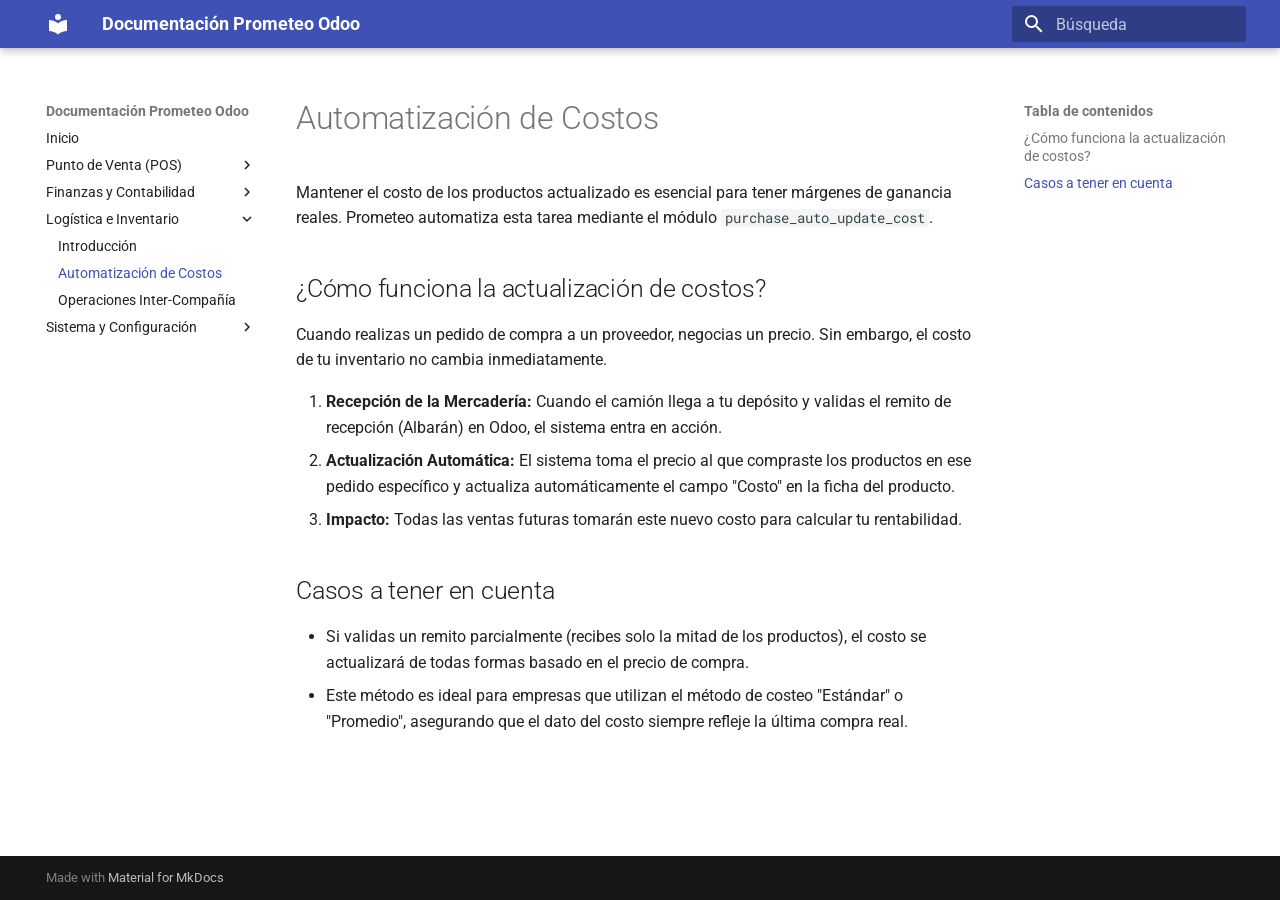
<file: logistica/costos/index.html>
<!doctype html>
<html lang="es" class="no-js">
  <head>
    
      <meta charset="utf-8">
      <meta name="viewport" content="width=device-width,initial-scale=1">
      
      
      
      
        <link rel="prev" href="../">
      
      
        <link rel="next" href="../intercompany/">
      
      
        
      
      
      <link rel="icon" href="../../assets/images/favicon.png">
      <meta name="generator" content="mkdocs-1.6.1, mkdocs-material-9.7.7">
    
    
      
        <title>Automatización de Costos - Documentación Prometeo Odoo</title>
      
    
    
      <link rel="stylesheet" href="../../assets/stylesheets/main.ec1eaa64.min.css">
      
      


    
    
      
    
    
      
        
        
        <link rel="preconnect" href="https://fonts.gstatic.com" crossorigin>
        <link rel="stylesheet" href="https://fonts.googleapis.com/css?family=Roboto:300,300i,400,400i,700,700i%7CRoboto+Mono:400,400i,700,700i&display=fallback">
        <style>:root{--md-text-font:"Roboto";--md-code-font:"Roboto Mono"}</style>
      
    
    
    <script>__md_scope=new URL("../..",location),__md_hash=e=>[...e].reduce(((e,_)=>(e<<5)-e+_.charCodeAt(0)),0),__md_get=(e,_=localStorage,t=__md_scope)=>JSON.parse(_.getItem(t.pathname+"."+e)),__md_set=(e,_,t=localStorage,a=__md_scope)=>{try{t.setItem(a.pathname+"."+e,JSON.stringify(_))}catch(e){}}</script>
    
      

    
    
  </head>
  
  
    <body dir="ltr">
  
    
    <input class="md-toggle" data-md-toggle="drawer" type="checkbox" id="__drawer" autocomplete="off">
    <input class="md-toggle" data-md-toggle="search" type="checkbox" id="__search" autocomplete="off">
    <label class="md-overlay" for="__drawer"></label>
    <div data-md-component="skip">
      
        
        <a href="#automatizacion-de-costos" class="md-skip">
          Saltar a contenido
        </a>
      
    </div>
    <div data-md-component="announce">
      
    </div>
    
    
      

  

<header class="md-header md-header--shadow" data-md-component="header">
  <nav class="md-header__inner md-grid" aria-label="Cabecera">
    <a href="../.." title="Documentación Prometeo Odoo" class="md-header__button md-logo" aria-label="Documentación Prometeo Odoo" data-md-component="logo">
      
  
  <svg xmlns="http://www.w3.org/2000/svg" viewBox="0 0 24 24"><path d="M12 8a3 3 0 0 0 3-3 3 3 0 0 0-3-3 3 3 0 0 0-3 3 3 3 0 0 0 3 3m0 3.54C9.64 9.35 6.5 8 3 8v11c3.5 0 6.64 1.35 9 3.54 2.36-2.19 5.5-3.54 9-3.54V8c-3.5 0-6.64 1.35-9 3.54"/></svg>

    </a>
    <label class="md-header__button md-icon" for="__drawer">
      
      <svg xmlns="http://www.w3.org/2000/svg" viewBox="0 0 24 24"><path d="M3 6h18v2H3zm0 5h18v2H3zm0 5h18v2H3z"/></svg>
    </label>
    <div class="md-header__title" data-md-component="header-title">
      <div class="md-header__ellipsis">
        <div class="md-header__topic">
          <span class="md-ellipsis">
            Documentación Prometeo Odoo
          </span>
        </div>
        <div class="md-header__topic" data-md-component="header-topic">
          <span class="md-ellipsis">
            
              Automatización de Costos
            
          </span>
        </div>
      </div>
    </div>
    
    
      <script>var palette=__md_get("__palette");if(palette&&palette.color){if("(prefers-color-scheme)"===palette.color.media){var media=matchMedia("(prefers-color-scheme: light)"),input=document.querySelector(media.matches?"[data-md-color-media='(prefers-color-scheme: light)']":"[data-md-color-media='(prefers-color-scheme: dark)']");palette.color.media=input.getAttribute("data-md-color-media"),palette.color.scheme=input.getAttribute("data-md-color-scheme"),palette.color.primary=input.getAttribute("data-md-color-primary"),palette.color.accent=input.getAttribute("data-md-color-accent")}for(var[key,value]of Object.entries(palette.color))document.body.setAttribute("data-md-color-"+key,value)}</script>
    
    
    
      
      
        <label class="md-header__button md-icon" for="__search">
          
          <svg xmlns="http://www.w3.org/2000/svg" viewBox="0 0 24 24"><path d="M9.5 3A6.5 6.5 0 0 1 16 9.5c0 1.61-.59 3.09-1.56 4.23l.27.27h.79l5 5-1.5 1.5-5-5v-.79l-.27-.27A6.52 6.52 0 0 1 9.5 16 6.5 6.5 0 0 1 3 9.5 6.5 6.5 0 0 1 9.5 3m0 2C7 5 5 7 5 9.5S7 14 9.5 14 14 12 14 9.5 12 5 9.5 5"/></svg>
        </label>
        <div class="md-search" data-md-component="search" role="dialog">
  <label class="md-search__overlay" for="__search"></label>
  <div class="md-search__inner" role="search">
    <form class="md-search__form" name="search">
      <input type="text" class="md-search__input" name="query" aria-label="Búsqueda" placeholder="Búsqueda" autocapitalize="off" autocorrect="off" autocomplete="off" spellcheck="false" data-md-component="search-query" required>
      <label class="md-search__icon md-icon" for="__search">
        
        <svg xmlns="http://www.w3.org/2000/svg" viewBox="0 0 24 24"><path d="M9.5 3A6.5 6.5 0 0 1 16 9.5c0 1.61-.59 3.09-1.56 4.23l.27.27h.79l5 5-1.5 1.5-5-5v-.79l-.27-.27A6.52 6.52 0 0 1 9.5 16 6.5 6.5 0 0 1 3 9.5 6.5 6.5 0 0 1 9.5 3m0 2C7 5 5 7 5 9.5S7 14 9.5 14 14 12 14 9.5 12 5 9.5 5"/></svg>
        
        <svg xmlns="http://www.w3.org/2000/svg" viewBox="0 0 24 24"><path d="M20 11v2H8l5.5 5.5-1.42 1.42L4.16 12l7.92-7.92L13.5 5.5 8 11z"/></svg>
      </label>
      <nav class="md-search__options" aria-label="Buscar">
        
        <button type="reset" class="md-search__icon md-icon" title="Limpiar" aria-label="Limpiar" tabindex="-1">
          
          <svg xmlns="http://www.w3.org/2000/svg" viewBox="0 0 24 24"><path d="M19 6.41 17.59 5 12 10.59 6.41 5 5 6.41 10.59 12 5 17.59 6.41 19 12 13.41 17.59 19 19 17.59 13.41 12z"/></svg>
        </button>
      </nav>
      
    </form>
    <div class="md-search__output">
      <div class="md-search__scrollwrap" tabindex="0" data-md-scrollfix>
        <div class="md-search-result" data-md-component="search-result">
          <div class="md-search-result__meta">
            Inicializando búsqueda
          </div>
          <ol class="md-search-result__list" role="presentation"></ol>
        </div>
      </div>
    </div>
  </div>
</div>
      
    
    
  </nav>
  
</header>
    
    <div class="md-container" data-md-component="container">
      
      
        
          
        
      
      <main class="md-main" data-md-component="main">
        <div class="md-main__inner md-grid">
          
            
              
              <div class="md-sidebar md-sidebar--primary" data-md-component="sidebar" data-md-type="navigation" >
                <div class="md-sidebar__scrollwrap">
                  <div class="md-sidebar__inner">
                    



<nav class="md-nav md-nav--primary" aria-label="Navegación" data-md-level="0">
  <label class="md-nav__title" for="__drawer">
    <a href="../.." title="Documentación Prometeo Odoo" class="md-nav__button md-logo" aria-label="Documentación Prometeo Odoo" data-md-component="logo">
      
  
  <svg xmlns="http://www.w3.org/2000/svg" viewBox="0 0 24 24"><path d="M12 8a3 3 0 0 0 3-3 3 3 0 0 0-3-3 3 3 0 0 0-3 3 3 3 0 0 0 3 3m0 3.54C9.64 9.35 6.5 8 3 8v11c3.5 0 6.64 1.35 9 3.54 2.36-2.19 5.5-3.54 9-3.54V8c-3.5 0-6.64 1.35-9 3.54"/></svg>

    </a>
    Documentación Prometeo Odoo
  </label>
  
  <ul class="md-nav__list" data-md-scrollfix>
    
      
      
  
  
  
  
    <li class="md-nav__item">
      <a href="../.." class="md-nav__link">
        
  
  
  <span class="md-ellipsis">
    
  
    Inicio
  

    
  </span>
  
  

      </a>
    </li>
  

    
      
      
  
  
  
  
    
    
    
    
    
    <li class="md-nav__item md-nav__item--nested">
      
        
        
        <input class="md-nav__toggle md-toggle " type="checkbox" id="__nav_2" >
        
          
          <label class="md-nav__link" for="__nav_2" id="__nav_2_label" tabindex="0">
            
  
  
  <span class="md-ellipsis">
    
  
    Punto de Venta (POS)
  

    
  </span>
  
  

            <span class="md-nav__icon md-icon"></span>
          </label>
        
        <nav class="md-nav" data-md-level="1" aria-labelledby="__nav_2_label" aria-expanded="false">
          <label class="md-nav__title" for="__nav_2">
            <span class="md-nav__icon md-icon"></span>
            
  
    Punto de Venta (POS)
  

          </label>
          <ul class="md-nav__list" data-md-scrollfix>
            
              
                
  
  
  
  
    <li class="md-nav__item">
      <a href="../../pos/" class="md-nav__link">
        
  
  
  <span class="md-ellipsis">
    
  
    Introducción
  

    
  </span>
  
  

      </a>
    </li>
  

              
            
              
                
  
  
  
  
    <li class="md-nav__item">
      <a href="../../pos/solo-lectura/" class="md-nav__link">
        
  
  
  <span class="md-ellipsis">
    
  
    Uso de Caja y Solo Lectura
  

    
  </span>
  
  

      </a>
    </li>
  

              
            
              
                
  
  
  
  
    <li class="md-nav__item">
      <a href="../../pos/aprobaciones/" class="md-nav__link">
        
  
  
  <span class="md-ellipsis">
    
  
    Aprobaciones de Supervisores
  

    
  </span>
  
  

      </a>
    </li>
  

              
            
          </ul>
        </nav>
      
    </li>
  

    
      
      
  
  
  
  
    
    
    
    
    
    <li class="md-nav__item md-nav__item--nested">
      
        
        
        <input class="md-nav__toggle md-toggle " type="checkbox" id="__nav_3" >
        
          
          <label class="md-nav__link" for="__nav_3" id="__nav_3_label" tabindex="0">
            
  
  
  <span class="md-ellipsis">
    
  
    Finanzas y Contabilidad
  

    
  </span>
  
  

            <span class="md-nav__icon md-icon"></span>
          </label>
        
        <nav class="md-nav" data-md-level="1" aria-labelledby="__nav_3_label" aria-expanded="false">
          <label class="md-nav__title" for="__nav_3">
            <span class="md-nav__icon md-icon"></span>
            
  
    Finanzas y Contabilidad
  

          </label>
          <ul class="md-nav__list" data-md-scrollfix>
            
              
                
  
  
  
  
    <li class="md-nav__item">
      <a href="../../finanzas/" class="md-nav__link">
        
  
  
  <span class="md-ellipsis">
    
  
    Introducción
  

    
  </span>
  
  

      </a>
    </li>
  

              
            
              
                
  
  
  
  
    <li class="md-nav__item">
      <a href="../../finanzas/facturacion-afip/" class="md-nav__link">
        
  
  
  <span class="md-ellipsis">
    
  
    Facturación Electrónica (AFIP)
  

    
  </span>
  
  

      </a>
    </li>
  

              
            
              
                
  
  
  
  
    <li class="md-nav__item">
      <a href="../../finanzas/tesoreria/" class="md-nav__link">
        
  
  
  <span class="md-ellipsis">
    
  
    Tesorería, Cheques y Transferencias
  

    
  </span>
  
  

      </a>
    </li>
  

              
            
          </ul>
        </nav>
      
    </li>
  

    
      
      
  
  
    
  
  
  
    
    
    
    
    
    <li class="md-nav__item md-nav__item--active md-nav__item--nested">
      
        
        
        <input class="md-nav__toggle md-toggle " type="checkbox" id="__nav_4" checked>
        
          
          <label class="md-nav__link" for="__nav_4" id="__nav_4_label" tabindex="0">
            
  
  
  <span class="md-ellipsis">
    
  
    Logística e Inventario
  

    
  </span>
  
  

            <span class="md-nav__icon md-icon"></span>
          </label>
        
        <nav class="md-nav" data-md-level="1" aria-labelledby="__nav_4_label" aria-expanded="true">
          <label class="md-nav__title" for="__nav_4">
            <span class="md-nav__icon md-icon"></span>
            
  
    Logística e Inventario
  

          </label>
          <ul class="md-nav__list" data-md-scrollfix>
            
              
                
  
  
  
  
    <li class="md-nav__item">
      <a href="../" class="md-nav__link">
        
  
  
  <span class="md-ellipsis">
    
  
    Introducción
  

    
  </span>
  
  

      </a>
    </li>
  

              
            
              
                
  
  
    
  
  
  
    <li class="md-nav__item md-nav__item--active">
      
      <input class="md-nav__toggle md-toggle" type="checkbox" id="__toc">
      
      
        
      
      
        <label class="md-nav__link md-nav__link--active" for="__toc">
          
  
  
  <span class="md-ellipsis">
    
  
    Automatización de Costos
  

    
  </span>
  
  

          <span class="md-nav__icon md-icon"></span>
        </label>
      
      <a href="./" class="md-nav__link md-nav__link--active">
        
  
  
  <span class="md-ellipsis">
    
  
    Automatización de Costos
  

    
  </span>
  
  

      </a>
      
        

<nav class="md-nav md-nav--secondary" aria-label="Tabla de contenidos">
  
  
  
    
  
  
    <label class="md-nav__title" for="__toc">
      <span class="md-nav__icon md-icon"></span>
      Tabla de contenidos
    </label>
    <ul class="md-nav__list" data-md-component="toc" data-md-scrollfix>
      
        <li class="md-nav__item">
  <a href="#como-funciona-la-actualizacion-de-costos" class="md-nav__link">
    <span class="md-ellipsis">
      
        ¿Cómo funciona la actualización de costos?
      
    </span>
  </a>
  
</li>
      
        <li class="md-nav__item">
  <a href="#casos-a-tener-en-cuenta" class="md-nav__link">
    <span class="md-ellipsis">
      
        Casos a tener en cuenta
      
    </span>
  </a>
  
</li>
      
    </ul>
  
</nav>
      
    </li>
  

              
            
              
                
  
  
  
  
    <li class="md-nav__item">
      <a href="../intercompany/" class="md-nav__link">
        
  
  
  <span class="md-ellipsis">
    
  
    Operaciones Inter-Compañía
  

    
  </span>
  
  

      </a>
    </li>
  

              
            
          </ul>
        </nav>
      
    </li>
  

    
      
      
  
  
  
  
    
    
    
    
    
    <li class="md-nav__item md-nav__item--nested">
      
        
        
        <input class="md-nav__toggle md-toggle " type="checkbox" id="__nav_5" >
        
          
          <label class="md-nav__link" for="__nav_5" id="__nav_5_label" tabindex="0">
            
  
  
  <span class="md-ellipsis">
    
  
    Sistema y Configuración
  

    
  </span>
  
  

            <span class="md-nav__icon md-icon"></span>
          </label>
        
        <nav class="md-nav" data-md-level="1" aria-labelledby="__nav_5_label" aria-expanded="false">
          <label class="md-nav__title" for="__nav_5">
            <span class="md-nav__icon md-icon"></span>
            
  
    Sistema y Configuración
  

          </label>
          <ul class="md-nav__list" data-md-scrollfix>
            
              
                
  
  
  
  
    <li class="md-nav__item">
      <a href="../../sistema/multi-company/" class="md-nav__link">
        
  
  
  <span class="md-ellipsis">
    
  
    Uso Multi-Compañía
  

    
  </span>
  
  

      </a>
    </li>
  

              
            
          </ul>
        </nav>
      
    </li>
  

    
  </ul>
</nav>
                  </div>
                </div>
              </div>
            
            
              
              <div class="md-sidebar md-sidebar--secondary" data-md-component="sidebar" data-md-type="toc" >
                <div class="md-sidebar__scrollwrap">
                  <div class="md-sidebar__inner">
                    

<nav class="md-nav md-nav--secondary" aria-label="Tabla de contenidos">
  
  
  
    
  
  
    <label class="md-nav__title" for="__toc">
      <span class="md-nav__icon md-icon"></span>
      Tabla de contenidos
    </label>
    <ul class="md-nav__list" data-md-component="toc" data-md-scrollfix>
      
        <li class="md-nav__item">
  <a href="#como-funciona-la-actualizacion-de-costos" class="md-nav__link">
    <span class="md-ellipsis">
      
        ¿Cómo funciona la actualización de costos?
      
    </span>
  </a>
  
</li>
      
        <li class="md-nav__item">
  <a href="#casos-a-tener-en-cuenta" class="md-nav__link">
    <span class="md-ellipsis">
      
        Casos a tener en cuenta
      
    </span>
  </a>
  
</li>
      
    </ul>
  
</nav>
                  </div>
                </div>
              </div>
            
          
          
            <div class="md-content" data-md-component="content">
              
              <article class="md-content__inner md-typeset">
                
                  



<h1 id="automatizacion-de-costos">Automatización de Costos</h1>
<p>Mantener el costo de los productos actualizado es esencial para tener márgenes de ganancia reales. 
Prometeo automatiza esta tarea mediante el módulo <code>purchase_auto_update_cost</code>.</p>
<h2 id="como-funciona-la-actualizacion-de-costos">¿Cómo funciona la actualización de costos?</h2>
<p>Cuando realizas un pedido de compra a un proveedor, negocias un precio. Sin embargo, el costo de tu inventario no cambia inmediatamente.</p>
<ol>
<li><strong>Recepción de la Mercadería:</strong> Cuando el camión llega a tu depósito y validas el remito de recepción (Albarán) en Odoo, el sistema entra en acción.</li>
<li><strong>Actualización Automática:</strong> El sistema toma el precio al que compraste los productos en ese pedido específico y actualiza automáticamente el campo "Costo" en la ficha del producto.</li>
<li><strong>Impacto:</strong> Todas las ventas futuras tomarán este nuevo costo para calcular tu rentabilidad.</li>
</ol>
<h2 id="casos-a-tener-en-cuenta">Casos a tener en cuenta</h2>
<ul>
<li>Si validas un remito parcialmente (recibes solo la mitad de los productos), el costo se actualizará de todas formas basado en el precio de compra.</li>
<li>Este método es ideal para empresas que utilizan el método de costeo "Estándar" o "Promedio", asegurando que el dato del costo siempre refleje la última compra real.</li>
</ul>












                
              </article>
            </div>
          
          
<script>var target=document.getElementById(location.hash.slice(1));target&&target.name&&(target.checked=target.name.startsWith("__tabbed_"))</script>
        </div>
        
      </main>
      
        <footer class="md-footer">
  
  <div class="md-footer-meta md-typeset">
    <div class="md-footer-meta__inner md-grid">
      <div class="md-copyright">
  
  
    Made with
    <a href="https://squidfunk.github.io/mkdocs-material/" target="_blank" rel="noopener">
      Material for MkDocs
    </a>
  
</div>
      
    </div>
  </div>
</footer>
      
    </div>
    <div class="md-dialog" data-md-component="dialog">
      <div class="md-dialog__inner md-typeset"></div>
    </div>
    
    
    
      
      
      <script id="__config" type="application/json">{"annotate": null, "base": "../..", "features": [], "search": "../../assets/javascripts/workers/search.2c215733.min.js", "tags": null, "translations": {"clipboard.copied": "Copiado al portapapeles", "clipboard.copy": "Copiar al portapapeles", "search.result.more.one": "1 m\u00e1s en esta p\u00e1gina", "search.result.more.other": "# m\u00e1s en esta p\u00e1gina", "search.result.none": "No se encontraron documentos", "search.result.one": "1 documento encontrado", "search.result.other": "# documentos encontrados", "search.result.placeholder": "Teclee para comenzar b\u00fasqueda", "search.result.term.missing": "Falta", "select.version": "Seleccionar versi\u00f3n"}, "version": null}</script>
    
    
      <script src="../../assets/javascripts/bundle.d7400e89.min.js"></script>
      
    
  </body>
</html>
</file>
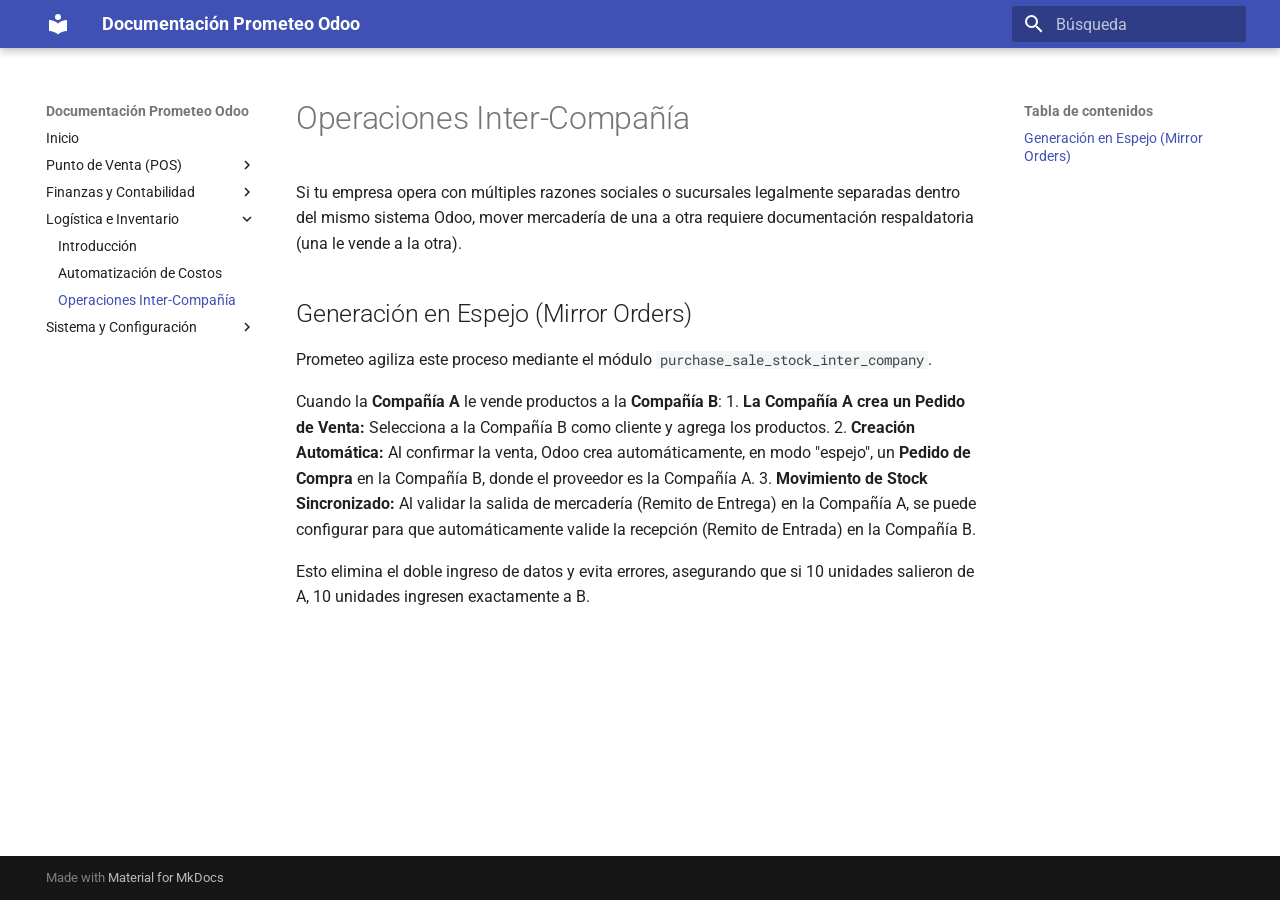
<file: logistica/intercompany/index.html>
<!doctype html>
<html lang="es" class="no-js">
  <head>
    
      <meta charset="utf-8">
      <meta name="viewport" content="width=device-width,initial-scale=1">
      
      
      
      
        <link rel="prev" href="../costos/">
      
      
        <link rel="next" href="../../sistema/multi-company/">
      
      
        
      
      
      <link rel="icon" href="../../assets/images/favicon.png">
      <meta name="generator" content="mkdocs-1.6.1, mkdocs-material-9.7.7">
    
    
      
        <title>Operaciones Inter-Compañía - Documentación Prometeo Odoo</title>
      
    
    
      <link rel="stylesheet" href="../../assets/stylesheets/main.ec1eaa64.min.css">
      
      


    
    
      
    
    
      
        
        
        <link rel="preconnect" href="https://fonts.gstatic.com" crossorigin>
        <link rel="stylesheet" href="https://fonts.googleapis.com/css?family=Roboto:300,300i,400,400i,700,700i%7CRoboto+Mono:400,400i,700,700i&display=fallback">
        <style>:root{--md-text-font:"Roboto";--md-code-font:"Roboto Mono"}</style>
      
    
    
    <script>__md_scope=new URL("../..",location),__md_hash=e=>[...e].reduce(((e,_)=>(e<<5)-e+_.charCodeAt(0)),0),__md_get=(e,_=localStorage,t=__md_scope)=>JSON.parse(_.getItem(t.pathname+"."+e)),__md_set=(e,_,t=localStorage,a=__md_scope)=>{try{t.setItem(a.pathname+"."+e,JSON.stringify(_))}catch(e){}}</script>
    
      

    
    
  </head>
  
  
    <body dir="ltr">
  
    
    <input class="md-toggle" data-md-toggle="drawer" type="checkbox" id="__drawer" autocomplete="off">
    <input class="md-toggle" data-md-toggle="search" type="checkbox" id="__search" autocomplete="off">
    <label class="md-overlay" for="__drawer"></label>
    <div data-md-component="skip">
      
        
        <a href="#operaciones-inter-compania" class="md-skip">
          Saltar a contenido
        </a>
      
    </div>
    <div data-md-component="announce">
      
    </div>
    
    
      

  

<header class="md-header md-header--shadow" data-md-component="header">
  <nav class="md-header__inner md-grid" aria-label="Cabecera">
    <a href="../.." title="Documentación Prometeo Odoo" class="md-header__button md-logo" aria-label="Documentación Prometeo Odoo" data-md-component="logo">
      
  
  <svg xmlns="http://www.w3.org/2000/svg" viewBox="0 0 24 24"><path d="M12 8a3 3 0 0 0 3-3 3 3 0 0 0-3-3 3 3 0 0 0-3 3 3 3 0 0 0 3 3m0 3.54C9.64 9.35 6.5 8 3 8v11c3.5 0 6.64 1.35 9 3.54 2.36-2.19 5.5-3.54 9-3.54V8c-3.5 0-6.64 1.35-9 3.54"/></svg>

    </a>
    <label class="md-header__button md-icon" for="__drawer">
      
      <svg xmlns="http://www.w3.org/2000/svg" viewBox="0 0 24 24"><path d="M3 6h18v2H3zm0 5h18v2H3zm0 5h18v2H3z"/></svg>
    </label>
    <div class="md-header__title" data-md-component="header-title">
      <div class="md-header__ellipsis">
        <div class="md-header__topic">
          <span class="md-ellipsis">
            Documentación Prometeo Odoo
          </span>
        </div>
        <div class="md-header__topic" data-md-component="header-topic">
          <span class="md-ellipsis">
            
              Operaciones Inter-Compañía
            
          </span>
        </div>
      </div>
    </div>
    
    
      <script>var palette=__md_get("__palette");if(palette&&palette.color){if("(prefers-color-scheme)"===palette.color.media){var media=matchMedia("(prefers-color-scheme: light)"),input=document.querySelector(media.matches?"[data-md-color-media='(prefers-color-scheme: light)']":"[data-md-color-media='(prefers-color-scheme: dark)']");palette.color.media=input.getAttribute("data-md-color-media"),palette.color.scheme=input.getAttribute("data-md-color-scheme"),palette.color.primary=input.getAttribute("data-md-color-primary"),palette.color.accent=input.getAttribute("data-md-color-accent")}for(var[key,value]of Object.entries(palette.color))document.body.setAttribute("data-md-color-"+key,value)}</script>
    
    
    
      
      
        <label class="md-header__button md-icon" for="__search">
          
          <svg xmlns="http://www.w3.org/2000/svg" viewBox="0 0 24 24"><path d="M9.5 3A6.5 6.5 0 0 1 16 9.5c0 1.61-.59 3.09-1.56 4.23l.27.27h.79l5 5-1.5 1.5-5-5v-.79l-.27-.27A6.52 6.52 0 0 1 9.5 16 6.5 6.5 0 0 1 3 9.5 6.5 6.5 0 0 1 9.5 3m0 2C7 5 5 7 5 9.5S7 14 9.5 14 14 12 14 9.5 12 5 9.5 5"/></svg>
        </label>
        <div class="md-search" data-md-component="search" role="dialog">
  <label class="md-search__overlay" for="__search"></label>
  <div class="md-search__inner" role="search">
    <form class="md-search__form" name="search">
      <input type="text" class="md-search__input" name="query" aria-label="Búsqueda" placeholder="Búsqueda" autocapitalize="off" autocorrect="off" autocomplete="off" spellcheck="false" data-md-component="search-query" required>
      <label class="md-search__icon md-icon" for="__search">
        
        <svg xmlns="http://www.w3.org/2000/svg" viewBox="0 0 24 24"><path d="M9.5 3A6.5 6.5 0 0 1 16 9.5c0 1.61-.59 3.09-1.56 4.23l.27.27h.79l5 5-1.5 1.5-5-5v-.79l-.27-.27A6.52 6.52 0 0 1 9.5 16 6.5 6.5 0 0 1 3 9.5 6.5 6.5 0 0 1 9.5 3m0 2C7 5 5 7 5 9.5S7 14 9.5 14 14 12 14 9.5 12 5 9.5 5"/></svg>
        
        <svg xmlns="http://www.w3.org/2000/svg" viewBox="0 0 24 24"><path d="M20 11v2H8l5.5 5.5-1.42 1.42L4.16 12l7.92-7.92L13.5 5.5 8 11z"/></svg>
      </label>
      <nav class="md-search__options" aria-label="Buscar">
        
        <button type="reset" class="md-search__icon md-icon" title="Limpiar" aria-label="Limpiar" tabindex="-1">
          
          <svg xmlns="http://www.w3.org/2000/svg" viewBox="0 0 24 24"><path d="M19 6.41 17.59 5 12 10.59 6.41 5 5 6.41 10.59 12 5 17.59 6.41 19 12 13.41 17.59 19 19 17.59 13.41 12z"/></svg>
        </button>
      </nav>
      
    </form>
    <div class="md-search__output">
      <div class="md-search__scrollwrap" tabindex="0" data-md-scrollfix>
        <div class="md-search-result" data-md-component="search-result">
          <div class="md-search-result__meta">
            Inicializando búsqueda
          </div>
          <ol class="md-search-result__list" role="presentation"></ol>
        </div>
      </div>
    </div>
  </div>
</div>
      
    
    
  </nav>
  
</header>
    
    <div class="md-container" data-md-component="container">
      
      
        
          
        
      
      <main class="md-main" data-md-component="main">
        <div class="md-main__inner md-grid">
          
            
              
              <div class="md-sidebar md-sidebar--primary" data-md-component="sidebar" data-md-type="navigation" >
                <div class="md-sidebar__scrollwrap">
                  <div class="md-sidebar__inner">
                    



<nav class="md-nav md-nav--primary" aria-label="Navegación" data-md-level="0">
  <label class="md-nav__title" for="__drawer">
    <a href="../.." title="Documentación Prometeo Odoo" class="md-nav__button md-logo" aria-label="Documentación Prometeo Odoo" data-md-component="logo">
      
  
  <svg xmlns="http://www.w3.org/2000/svg" viewBox="0 0 24 24"><path d="M12 8a3 3 0 0 0 3-3 3 3 0 0 0-3-3 3 3 0 0 0-3 3 3 3 0 0 0 3 3m0 3.54C9.64 9.35 6.5 8 3 8v11c3.5 0 6.64 1.35 9 3.54 2.36-2.19 5.5-3.54 9-3.54V8c-3.5 0-6.64 1.35-9 3.54"/></svg>

    </a>
    Documentación Prometeo Odoo
  </label>
  
  <ul class="md-nav__list" data-md-scrollfix>
    
      
      
  
  
  
  
    <li class="md-nav__item">
      <a href="../.." class="md-nav__link">
        
  
  
  <span class="md-ellipsis">
    
  
    Inicio
  

    
  </span>
  
  

      </a>
    </li>
  

    
      
      
  
  
  
  
    
    
    
    
    
    <li class="md-nav__item md-nav__item--nested">
      
        
        
        <input class="md-nav__toggle md-toggle " type="checkbox" id="__nav_2" >
        
          
          <label class="md-nav__link" for="__nav_2" id="__nav_2_label" tabindex="0">
            
  
  
  <span class="md-ellipsis">
    
  
    Punto de Venta (POS)
  

    
  </span>
  
  

            <span class="md-nav__icon md-icon"></span>
          </label>
        
        <nav class="md-nav" data-md-level="1" aria-labelledby="__nav_2_label" aria-expanded="false">
          <label class="md-nav__title" for="__nav_2">
            <span class="md-nav__icon md-icon"></span>
            
  
    Punto de Venta (POS)
  

          </label>
          <ul class="md-nav__list" data-md-scrollfix>
            
              
                
  
  
  
  
    <li class="md-nav__item">
      <a href="../../pos/" class="md-nav__link">
        
  
  
  <span class="md-ellipsis">
    
  
    Introducción
  

    
  </span>
  
  

      </a>
    </li>
  

              
            
              
                
  
  
  
  
    <li class="md-nav__item">
      <a href="../../pos/solo-lectura/" class="md-nav__link">
        
  
  
  <span class="md-ellipsis">
    
  
    Uso de Caja y Solo Lectura
  

    
  </span>
  
  

      </a>
    </li>
  

              
            
              
                
  
  
  
  
    <li class="md-nav__item">
      <a href="../../pos/aprobaciones/" class="md-nav__link">
        
  
  
  <span class="md-ellipsis">
    
  
    Aprobaciones de Supervisores
  

    
  </span>
  
  

      </a>
    </li>
  

              
            
          </ul>
        </nav>
      
    </li>
  

    
      
      
  
  
  
  
    
    
    
    
    
    <li class="md-nav__item md-nav__item--nested">
      
        
        
        <input class="md-nav__toggle md-toggle " type="checkbox" id="__nav_3" >
        
          
          <label class="md-nav__link" for="__nav_3" id="__nav_3_label" tabindex="0">
            
  
  
  <span class="md-ellipsis">
    
  
    Finanzas y Contabilidad
  

    
  </span>
  
  

            <span class="md-nav__icon md-icon"></span>
          </label>
        
        <nav class="md-nav" data-md-level="1" aria-labelledby="__nav_3_label" aria-expanded="false">
          <label class="md-nav__title" for="__nav_3">
            <span class="md-nav__icon md-icon"></span>
            
  
    Finanzas y Contabilidad
  

          </label>
          <ul class="md-nav__list" data-md-scrollfix>
            
              
                
  
  
  
  
    <li class="md-nav__item">
      <a href="../../finanzas/" class="md-nav__link">
        
  
  
  <span class="md-ellipsis">
    
  
    Introducción
  

    
  </span>
  
  

      </a>
    </li>
  

              
            
              
                
  
  
  
  
    <li class="md-nav__item">
      <a href="../../finanzas/facturacion-afip/" class="md-nav__link">
        
  
  
  <span class="md-ellipsis">
    
  
    Facturación Electrónica (AFIP)
  

    
  </span>
  
  

      </a>
    </li>
  

              
            
              
                
  
  
  
  
    <li class="md-nav__item">
      <a href="../../finanzas/tesoreria/" class="md-nav__link">
        
  
  
  <span class="md-ellipsis">
    
  
    Tesorería, Cheques y Transferencias
  

    
  </span>
  
  

      </a>
    </li>
  

              
            
          </ul>
        </nav>
      
    </li>
  

    
      
      
  
  
    
  
  
  
    
    
    
    
    
    <li class="md-nav__item md-nav__item--active md-nav__item--nested">
      
        
        
        <input class="md-nav__toggle md-toggle " type="checkbox" id="__nav_4" checked>
        
          
          <label class="md-nav__link" for="__nav_4" id="__nav_4_label" tabindex="0">
            
  
  
  <span class="md-ellipsis">
    
  
    Logística e Inventario
  

    
  </span>
  
  

            <span class="md-nav__icon md-icon"></span>
          </label>
        
        <nav class="md-nav" data-md-level="1" aria-labelledby="__nav_4_label" aria-expanded="true">
          <label class="md-nav__title" for="__nav_4">
            <span class="md-nav__icon md-icon"></span>
            
  
    Logística e Inventario
  

          </label>
          <ul class="md-nav__list" data-md-scrollfix>
            
              
                
  
  
  
  
    <li class="md-nav__item">
      <a href="../" class="md-nav__link">
        
  
  
  <span class="md-ellipsis">
    
  
    Introducción
  

    
  </span>
  
  

      </a>
    </li>
  

              
            
              
                
  
  
  
  
    <li class="md-nav__item">
      <a href="../costos/" class="md-nav__link">
        
  
  
  <span class="md-ellipsis">
    
  
    Automatización de Costos
  

    
  </span>
  
  

      </a>
    </li>
  

              
            
              
                
  
  
    
  
  
  
    <li class="md-nav__item md-nav__item--active">
      
      <input class="md-nav__toggle md-toggle" type="checkbox" id="__toc">
      
      
        
      
      
        <label class="md-nav__link md-nav__link--active" for="__toc">
          
  
  
  <span class="md-ellipsis">
    
  
    Operaciones Inter-Compañía
  

    
  </span>
  
  

          <span class="md-nav__icon md-icon"></span>
        </label>
      
      <a href="./" class="md-nav__link md-nav__link--active">
        
  
  
  <span class="md-ellipsis">
    
  
    Operaciones Inter-Compañía
  

    
  </span>
  
  

      </a>
      
        

<nav class="md-nav md-nav--secondary" aria-label="Tabla de contenidos">
  
  
  
    
  
  
    <label class="md-nav__title" for="__toc">
      <span class="md-nav__icon md-icon"></span>
      Tabla de contenidos
    </label>
    <ul class="md-nav__list" data-md-component="toc" data-md-scrollfix>
      
        <li class="md-nav__item">
  <a href="#generacion-en-espejo-mirror-orders" class="md-nav__link">
    <span class="md-ellipsis">
      
        Generación en Espejo (Mirror Orders)
      
    </span>
  </a>
  
</li>
      
    </ul>
  
</nav>
      
    </li>
  

              
            
          </ul>
        </nav>
      
    </li>
  

    
      
      
  
  
  
  
    
    
    
    
    
    <li class="md-nav__item md-nav__item--nested">
      
        
        
        <input class="md-nav__toggle md-toggle " type="checkbox" id="__nav_5" >
        
          
          <label class="md-nav__link" for="__nav_5" id="__nav_5_label" tabindex="0">
            
  
  
  <span class="md-ellipsis">
    
  
    Sistema y Configuración
  

    
  </span>
  
  

            <span class="md-nav__icon md-icon"></span>
          </label>
        
        <nav class="md-nav" data-md-level="1" aria-labelledby="__nav_5_label" aria-expanded="false">
          <label class="md-nav__title" for="__nav_5">
            <span class="md-nav__icon md-icon"></span>
            
  
    Sistema y Configuración
  

          </label>
          <ul class="md-nav__list" data-md-scrollfix>
            
              
                
  
  
  
  
    <li class="md-nav__item">
      <a href="../../sistema/multi-company/" class="md-nav__link">
        
  
  
  <span class="md-ellipsis">
    
  
    Uso Multi-Compañía
  

    
  </span>
  
  

      </a>
    </li>
  

              
            
          </ul>
        </nav>
      
    </li>
  

    
  </ul>
</nav>
                  </div>
                </div>
              </div>
            
            
              
              <div class="md-sidebar md-sidebar--secondary" data-md-component="sidebar" data-md-type="toc" >
                <div class="md-sidebar__scrollwrap">
                  <div class="md-sidebar__inner">
                    

<nav class="md-nav md-nav--secondary" aria-label="Tabla de contenidos">
  
  
  
    
  
  
    <label class="md-nav__title" for="__toc">
      <span class="md-nav__icon md-icon"></span>
      Tabla de contenidos
    </label>
    <ul class="md-nav__list" data-md-component="toc" data-md-scrollfix>
      
        <li class="md-nav__item">
  <a href="#generacion-en-espejo-mirror-orders" class="md-nav__link">
    <span class="md-ellipsis">
      
        Generación en Espejo (Mirror Orders)
      
    </span>
  </a>
  
</li>
      
    </ul>
  
</nav>
                  </div>
                </div>
              </div>
            
          
          
            <div class="md-content" data-md-component="content">
              
              <article class="md-content__inner md-typeset">
                
                  



<h1 id="operaciones-inter-compania">Operaciones Inter-Compañía</h1>
<p>Si tu empresa opera con múltiples razones sociales o sucursales legalmente separadas dentro del mismo sistema Odoo, mover mercadería de una a otra requiere documentación respaldatoria (una le vende a la otra).</p>
<h2 id="generacion-en-espejo-mirror-orders">Generación en Espejo (Mirror Orders)</h2>
<p>Prometeo agiliza este proceso mediante el módulo <code>purchase_sale_stock_inter_company</code>.</p>
<p>Cuando la <strong>Compañía A</strong> le vende productos a la <strong>Compañía B</strong>:
1.  <strong>La Compañía A crea un Pedido de Venta:</strong> Selecciona a la Compañía B como cliente y agrega los productos.
2.  <strong>Creación Automática:</strong> Al confirmar la venta, Odoo crea automáticamente, en modo "espejo", un <strong>Pedido de Compra</strong> en la Compañía B, donde el proveedor es la Compañía A.
3.  <strong>Movimiento de Stock Sincronizado:</strong> Al validar la salida de mercadería (Remito de Entrega) en la Compañía A, se puede configurar para que automáticamente valide la recepción (Remito de Entrada) en la Compañía B.</p>
<p>Esto elimina el doble ingreso de datos y evita errores, asegurando que si 10 unidades salieron de A, 10 unidades ingresen exactamente a B.</p>












                
              </article>
            </div>
          
          
<script>var target=document.getElementById(location.hash.slice(1));target&&target.name&&(target.checked=target.name.startsWith("__tabbed_"))</script>
        </div>
        
      </main>
      
        <footer class="md-footer">
  
  <div class="md-footer-meta md-typeset">
    <div class="md-footer-meta__inner md-grid">
      <div class="md-copyright">
  
  
    Made with
    <a href="https://squidfunk.github.io/mkdocs-material/" target="_blank" rel="noopener">
      Material for MkDocs
    </a>
  
</div>
      
    </div>
  </div>
</footer>
      
    </div>
    <div class="md-dialog" data-md-component="dialog">
      <div class="md-dialog__inner md-typeset"></div>
    </div>
    
    
    
      
      
      <script id="__config" type="application/json">{"annotate": null, "base": "../..", "features": [], "search": "../../assets/javascripts/workers/search.2c215733.min.js", "tags": null, "translations": {"clipboard.copied": "Copiado al portapapeles", "clipboard.copy": "Copiar al portapapeles", "search.result.more.one": "1 m\u00e1s en esta p\u00e1gina", "search.result.more.other": "# m\u00e1s en esta p\u00e1gina", "search.result.none": "No se encontraron documentos", "search.result.one": "1 documento encontrado", "search.result.other": "# documentos encontrados", "search.result.placeholder": "Teclee para comenzar b\u00fasqueda", "search.result.term.missing": "Falta", "select.version": "Seleccionar versi\u00f3n"}, "version": null}</script>
    
    
      <script src="../../assets/javascripts/bundle.d7400e89.min.js"></script>
      
    
  </body>
</html>
</file>
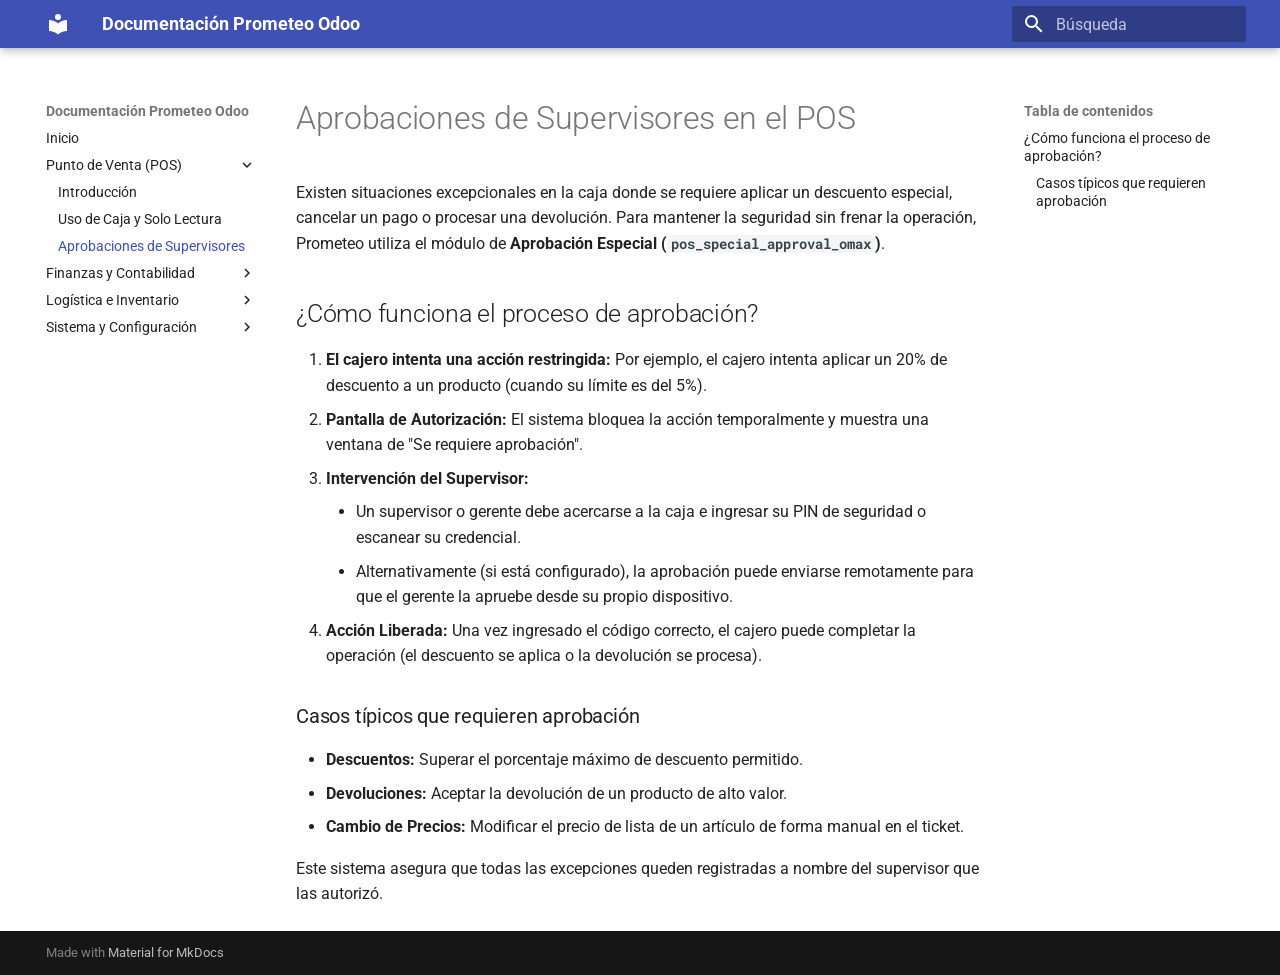
<file: pos/aprobaciones/index.html>
<!doctype html>
<html lang="es" class="no-js">
  <head>
    
      <meta charset="utf-8">
      <meta name="viewport" content="width=device-width,initial-scale=1">
      
      
      
      
        <link rel="prev" href="../solo-lectura/">
      
      
        <link rel="next" href="../../finanzas/">
      
      
        
      
      
      <link rel="icon" href="../../assets/images/favicon.png">
      <meta name="generator" content="mkdocs-1.6.1, mkdocs-material-9.7.7">
    
    
      
        <title>Aprobaciones de Supervisores - Documentación Prometeo Odoo</title>
      
    
    
      <link rel="stylesheet" href="../../assets/stylesheets/main.ec1eaa64.min.css">
      
      


    
    
      
    
    
      
        
        
        <link rel="preconnect" href="https://fonts.gstatic.com" crossorigin>
        <link rel="stylesheet" href="https://fonts.googleapis.com/css?family=Roboto:300,300i,400,400i,700,700i%7CRoboto+Mono:400,400i,700,700i&display=fallback">
        <style>:root{--md-text-font:"Roboto";--md-code-font:"Roboto Mono"}</style>
      
    
    
    <script>__md_scope=new URL("../..",location),__md_hash=e=>[...e].reduce(((e,_)=>(e<<5)-e+_.charCodeAt(0)),0),__md_get=(e,_=localStorage,t=__md_scope)=>JSON.parse(_.getItem(t.pathname+"."+e)),__md_set=(e,_,t=localStorage,a=__md_scope)=>{try{t.setItem(a.pathname+"."+e,JSON.stringify(_))}catch(e){}}</script>
    
      

    
    
  </head>
  
  
    <body dir="ltr">
  
    
    <input class="md-toggle" data-md-toggle="drawer" type="checkbox" id="__drawer" autocomplete="off">
    <input class="md-toggle" data-md-toggle="search" type="checkbox" id="__search" autocomplete="off">
    <label class="md-overlay" for="__drawer"></label>
    <div data-md-component="skip">
      
        
        <a href="#aprobaciones-de-supervisores-en-el-pos" class="md-skip">
          Saltar a contenido
        </a>
      
    </div>
    <div data-md-component="announce">
      
    </div>
    
    
      

  

<header class="md-header md-header--shadow" data-md-component="header">
  <nav class="md-header__inner md-grid" aria-label="Cabecera">
    <a href="../.." title="Documentación Prometeo Odoo" class="md-header__button md-logo" aria-label="Documentación Prometeo Odoo" data-md-component="logo">
      
  
  <svg xmlns="http://www.w3.org/2000/svg" viewBox="0 0 24 24"><path d="M12 8a3 3 0 0 0 3-3 3 3 0 0 0-3-3 3 3 0 0 0-3 3 3 3 0 0 0 3 3m0 3.54C9.64 9.35 6.5 8 3 8v11c3.5 0 6.64 1.35 9 3.54 2.36-2.19 5.5-3.54 9-3.54V8c-3.5 0-6.64 1.35-9 3.54"/></svg>

    </a>
    <label class="md-header__button md-icon" for="__drawer">
      
      <svg xmlns="http://www.w3.org/2000/svg" viewBox="0 0 24 24"><path d="M3 6h18v2H3zm0 5h18v2H3zm0 5h18v2H3z"/></svg>
    </label>
    <div class="md-header__title" data-md-component="header-title">
      <div class="md-header__ellipsis">
        <div class="md-header__topic">
          <span class="md-ellipsis">
            Documentación Prometeo Odoo
          </span>
        </div>
        <div class="md-header__topic" data-md-component="header-topic">
          <span class="md-ellipsis">
            
              Aprobaciones de Supervisores
            
          </span>
        </div>
      </div>
    </div>
    
    
      <script>var palette=__md_get("__palette");if(palette&&palette.color){if("(prefers-color-scheme)"===palette.color.media){var media=matchMedia("(prefers-color-scheme: light)"),input=document.querySelector(media.matches?"[data-md-color-media='(prefers-color-scheme: light)']":"[data-md-color-media='(prefers-color-scheme: dark)']");palette.color.media=input.getAttribute("data-md-color-media"),palette.color.scheme=input.getAttribute("data-md-color-scheme"),palette.color.primary=input.getAttribute("data-md-color-primary"),palette.color.accent=input.getAttribute("data-md-color-accent")}for(var[key,value]of Object.entries(palette.color))document.body.setAttribute("data-md-color-"+key,value)}</script>
    
    
    
      
      
        <label class="md-header__button md-icon" for="__search">
          
          <svg xmlns="http://www.w3.org/2000/svg" viewBox="0 0 24 24"><path d="M9.5 3A6.5 6.5 0 0 1 16 9.5c0 1.61-.59 3.09-1.56 4.23l.27.27h.79l5 5-1.5 1.5-5-5v-.79l-.27-.27A6.52 6.52 0 0 1 9.5 16 6.5 6.5 0 0 1 3 9.5 6.5 6.5 0 0 1 9.5 3m0 2C7 5 5 7 5 9.5S7 14 9.5 14 14 12 14 9.5 12 5 9.5 5"/></svg>
        </label>
        <div class="md-search" data-md-component="search" role="dialog">
  <label class="md-search__overlay" for="__search"></label>
  <div class="md-search__inner" role="search">
    <form class="md-search__form" name="search">
      <input type="text" class="md-search__input" name="query" aria-label="Búsqueda" placeholder="Búsqueda" autocapitalize="off" autocorrect="off" autocomplete="off" spellcheck="false" data-md-component="search-query" required>
      <label class="md-search__icon md-icon" for="__search">
        
        <svg xmlns="http://www.w3.org/2000/svg" viewBox="0 0 24 24"><path d="M9.5 3A6.5 6.5 0 0 1 16 9.5c0 1.61-.59 3.09-1.56 4.23l.27.27h.79l5 5-1.5 1.5-5-5v-.79l-.27-.27A6.52 6.52 0 0 1 9.5 16 6.5 6.5 0 0 1 3 9.5 6.5 6.5 0 0 1 9.5 3m0 2C7 5 5 7 5 9.5S7 14 9.5 14 14 12 14 9.5 12 5 9.5 5"/></svg>
        
        <svg xmlns="http://www.w3.org/2000/svg" viewBox="0 0 24 24"><path d="M20 11v2H8l5.5 5.5-1.42 1.42L4.16 12l7.92-7.92L13.5 5.5 8 11z"/></svg>
      </label>
      <nav class="md-search__options" aria-label="Buscar">
        
        <button type="reset" class="md-search__icon md-icon" title="Limpiar" aria-label="Limpiar" tabindex="-1">
          
          <svg xmlns="http://www.w3.org/2000/svg" viewBox="0 0 24 24"><path d="M19 6.41 17.59 5 12 10.59 6.41 5 5 6.41 10.59 12 5 17.59 6.41 19 12 13.41 17.59 19 19 17.59 13.41 12z"/></svg>
        </button>
      </nav>
      
    </form>
    <div class="md-search__output">
      <div class="md-search__scrollwrap" tabindex="0" data-md-scrollfix>
        <div class="md-search-result" data-md-component="search-result">
          <div class="md-search-result__meta">
            Inicializando búsqueda
          </div>
          <ol class="md-search-result__list" role="presentation"></ol>
        </div>
      </div>
    </div>
  </div>
</div>
      
    
    
  </nav>
  
</header>
    
    <div class="md-container" data-md-component="container">
      
      
        
          
        
      
      <main class="md-main" data-md-component="main">
        <div class="md-main__inner md-grid">
          
            
              
              <div class="md-sidebar md-sidebar--primary" data-md-component="sidebar" data-md-type="navigation" >
                <div class="md-sidebar__scrollwrap">
                  <div class="md-sidebar__inner">
                    



<nav class="md-nav md-nav--primary" aria-label="Navegación" data-md-level="0">
  <label class="md-nav__title" for="__drawer">
    <a href="../.." title="Documentación Prometeo Odoo" class="md-nav__button md-logo" aria-label="Documentación Prometeo Odoo" data-md-component="logo">
      
  
  <svg xmlns="http://www.w3.org/2000/svg" viewBox="0 0 24 24"><path d="M12 8a3 3 0 0 0 3-3 3 3 0 0 0-3-3 3 3 0 0 0-3 3 3 3 0 0 0 3 3m0 3.54C9.64 9.35 6.5 8 3 8v11c3.5 0 6.64 1.35 9 3.54 2.36-2.19 5.5-3.54 9-3.54V8c-3.5 0-6.64 1.35-9 3.54"/></svg>

    </a>
    Documentación Prometeo Odoo
  </label>
  
  <ul class="md-nav__list" data-md-scrollfix>
    
      
      
  
  
  
  
    <li class="md-nav__item">
      <a href="../.." class="md-nav__link">
        
  
  
  <span class="md-ellipsis">
    
  
    Inicio
  

    
  </span>
  
  

      </a>
    </li>
  

    
      
      
  
  
    
  
  
  
    
    
    
    
    
    <li class="md-nav__item md-nav__item--active md-nav__item--nested">
      
        
        
        <input class="md-nav__toggle md-toggle " type="checkbox" id="__nav_2" checked>
        
          
          <label class="md-nav__link" for="__nav_2" id="__nav_2_label" tabindex="0">
            
  
  
  <span class="md-ellipsis">
    
  
    Punto de Venta (POS)
  

    
  </span>
  
  

            <span class="md-nav__icon md-icon"></span>
          </label>
        
        <nav class="md-nav" data-md-level="1" aria-labelledby="__nav_2_label" aria-expanded="true">
          <label class="md-nav__title" for="__nav_2">
            <span class="md-nav__icon md-icon"></span>
            
  
    Punto de Venta (POS)
  

          </label>
          <ul class="md-nav__list" data-md-scrollfix>
            
              
                
  
  
  
  
    <li class="md-nav__item">
      <a href="../" class="md-nav__link">
        
  
  
  <span class="md-ellipsis">
    
  
    Introducción
  

    
  </span>
  
  

      </a>
    </li>
  

              
            
              
                
  
  
  
  
    <li class="md-nav__item">
      <a href="../solo-lectura/" class="md-nav__link">
        
  
  
  <span class="md-ellipsis">
    
  
    Uso de Caja y Solo Lectura
  

    
  </span>
  
  

      </a>
    </li>
  

              
            
              
                
  
  
    
  
  
  
    <li class="md-nav__item md-nav__item--active">
      
      <input class="md-nav__toggle md-toggle" type="checkbox" id="__toc">
      
      
        
      
      
        <label class="md-nav__link md-nav__link--active" for="__toc">
          
  
  
  <span class="md-ellipsis">
    
  
    Aprobaciones de Supervisores
  

    
  </span>
  
  

          <span class="md-nav__icon md-icon"></span>
        </label>
      
      <a href="./" class="md-nav__link md-nav__link--active">
        
  
  
  <span class="md-ellipsis">
    
  
    Aprobaciones de Supervisores
  

    
  </span>
  
  

      </a>
      
        

<nav class="md-nav md-nav--secondary" aria-label="Tabla de contenidos">
  
  
  
    
  
  
    <label class="md-nav__title" for="__toc">
      <span class="md-nav__icon md-icon"></span>
      Tabla de contenidos
    </label>
    <ul class="md-nav__list" data-md-component="toc" data-md-scrollfix>
      
        <li class="md-nav__item">
  <a href="#como-funciona-el-proceso-de-aprobacion" class="md-nav__link">
    <span class="md-ellipsis">
      
        ¿Cómo funciona el proceso de aprobación?
      
    </span>
  </a>
  
    <nav class="md-nav" aria-label="¿Cómo funciona el proceso de aprobación?">
      <ul class="md-nav__list">
        
          <li class="md-nav__item">
  <a href="#casos-tipicos-que-requieren-aprobacion" class="md-nav__link">
    <span class="md-ellipsis">
      
        Casos típicos que requieren aprobación
      
    </span>
  </a>
  
</li>
        
      </ul>
    </nav>
  
</li>
      
    </ul>
  
</nav>
      
    </li>
  

              
            
          </ul>
        </nav>
      
    </li>
  

    
      
      
  
  
  
  
    
    
    
    
    
    <li class="md-nav__item md-nav__item--nested">
      
        
        
        <input class="md-nav__toggle md-toggle " type="checkbox" id="__nav_3" >
        
          
          <label class="md-nav__link" for="__nav_3" id="__nav_3_label" tabindex="0">
            
  
  
  <span class="md-ellipsis">
    
  
    Finanzas y Contabilidad
  

    
  </span>
  
  

            <span class="md-nav__icon md-icon"></span>
          </label>
        
        <nav class="md-nav" data-md-level="1" aria-labelledby="__nav_3_label" aria-expanded="false">
          <label class="md-nav__title" for="__nav_3">
            <span class="md-nav__icon md-icon"></span>
            
  
    Finanzas y Contabilidad
  

          </label>
          <ul class="md-nav__list" data-md-scrollfix>
            
              
                
  
  
  
  
    <li class="md-nav__item">
      <a href="../../finanzas/" class="md-nav__link">
        
  
  
  <span class="md-ellipsis">
    
  
    Introducción
  

    
  </span>
  
  

      </a>
    </li>
  

              
            
              
                
  
  
  
  
    <li class="md-nav__item">
      <a href="../../finanzas/facturacion-afip/" class="md-nav__link">
        
  
  
  <span class="md-ellipsis">
    
  
    Facturación Electrónica (AFIP)
  

    
  </span>
  
  

      </a>
    </li>
  

              
            
              
                
  
  
  
  
    <li class="md-nav__item">
      <a href="../../finanzas/tesoreria/" class="md-nav__link">
        
  
  
  <span class="md-ellipsis">
    
  
    Tesorería, Cheques y Transferencias
  

    
  </span>
  
  

      </a>
    </li>
  

              
            
          </ul>
        </nav>
      
    </li>
  

    
      
      
  
  
  
  
    
    
    
    
    
    <li class="md-nav__item md-nav__item--nested">
      
        
        
        <input class="md-nav__toggle md-toggle " type="checkbox" id="__nav_4" >
        
          
          <label class="md-nav__link" for="__nav_4" id="__nav_4_label" tabindex="0">
            
  
  
  <span class="md-ellipsis">
    
  
    Logística e Inventario
  

    
  </span>
  
  

            <span class="md-nav__icon md-icon"></span>
          </label>
        
        <nav class="md-nav" data-md-level="1" aria-labelledby="__nav_4_label" aria-expanded="false">
          <label class="md-nav__title" for="__nav_4">
            <span class="md-nav__icon md-icon"></span>
            
  
    Logística e Inventario
  

          </label>
          <ul class="md-nav__list" data-md-scrollfix>
            
              
                
  
  
  
  
    <li class="md-nav__item">
      <a href="../../logistica/" class="md-nav__link">
        
  
  
  <span class="md-ellipsis">
    
  
    Introducción
  

    
  </span>
  
  

      </a>
    </li>
  

              
            
              
                
  
  
  
  
    <li class="md-nav__item">
      <a href="../../logistica/costos/" class="md-nav__link">
        
  
  
  <span class="md-ellipsis">
    
  
    Automatización de Costos
  

    
  </span>
  
  

      </a>
    </li>
  

              
            
              
                
  
  
  
  
    <li class="md-nav__item">
      <a href="../../logistica/intercompany/" class="md-nav__link">
        
  
  
  <span class="md-ellipsis">
    
  
    Operaciones Inter-Compañía
  

    
  </span>
  
  

      </a>
    </li>
  

              
            
          </ul>
        </nav>
      
    </li>
  

    
      
      
  
  
  
  
    
    
    
    
    
    <li class="md-nav__item md-nav__item--nested">
      
        
        
        <input class="md-nav__toggle md-toggle " type="checkbox" id="__nav_5" >
        
          
          <label class="md-nav__link" for="__nav_5" id="__nav_5_label" tabindex="0">
            
  
  
  <span class="md-ellipsis">
    
  
    Sistema y Configuración
  

    
  </span>
  
  

            <span class="md-nav__icon md-icon"></span>
          </label>
        
        <nav class="md-nav" data-md-level="1" aria-labelledby="__nav_5_label" aria-expanded="false">
          <label class="md-nav__title" for="__nav_5">
            <span class="md-nav__icon md-icon"></span>
            
  
    Sistema y Configuración
  

          </label>
          <ul class="md-nav__list" data-md-scrollfix>
            
              
                
  
  
  
  
    <li class="md-nav__item">
      <a href="../../sistema/multi-company/" class="md-nav__link">
        
  
  
  <span class="md-ellipsis">
    
  
    Uso Multi-Compañía
  

    
  </span>
  
  

      </a>
    </li>
  

              
            
          </ul>
        </nav>
      
    </li>
  

    
  </ul>
</nav>
                  </div>
                </div>
              </div>
            
            
              
              <div class="md-sidebar md-sidebar--secondary" data-md-component="sidebar" data-md-type="toc" >
                <div class="md-sidebar__scrollwrap">
                  <div class="md-sidebar__inner">
                    

<nav class="md-nav md-nav--secondary" aria-label="Tabla de contenidos">
  
  
  
    
  
  
    <label class="md-nav__title" for="__toc">
      <span class="md-nav__icon md-icon"></span>
      Tabla de contenidos
    </label>
    <ul class="md-nav__list" data-md-component="toc" data-md-scrollfix>
      
        <li class="md-nav__item">
  <a href="#como-funciona-el-proceso-de-aprobacion" class="md-nav__link">
    <span class="md-ellipsis">
      
        ¿Cómo funciona el proceso de aprobación?
      
    </span>
  </a>
  
    <nav class="md-nav" aria-label="¿Cómo funciona el proceso de aprobación?">
      <ul class="md-nav__list">
        
          <li class="md-nav__item">
  <a href="#casos-tipicos-que-requieren-aprobacion" class="md-nav__link">
    <span class="md-ellipsis">
      
        Casos típicos que requieren aprobación
      
    </span>
  </a>
  
</li>
        
      </ul>
    </nav>
  
</li>
      
    </ul>
  
</nav>
                  </div>
                </div>
              </div>
            
          
          
            <div class="md-content" data-md-component="content">
              
              <article class="md-content__inner md-typeset">
                
                  



<h1 id="aprobaciones-de-supervisores-en-el-pos">Aprobaciones de Supervisores en el POS</h1>
<p>Existen situaciones excepcionales en la caja donde se requiere aplicar un descuento especial, cancelar un pago o procesar una devolución. Para mantener la seguridad sin frenar la operación, Prometeo utiliza el módulo de <strong>Aprobación Especial (<code>pos_special_approval_omax</code>)</strong>.</p>
<h2 id="como-funciona-el-proceso-de-aprobacion">¿Cómo funciona el proceso de aprobación?</h2>
<ol>
<li><strong>El cajero intenta una acción restringida:</strong> Por ejemplo, el cajero intenta aplicar un 20% de descuento a un producto (cuando su límite es del 5%).</li>
<li><strong>Pantalla de Autorización:</strong> El sistema bloquea la acción temporalmente y muestra una ventana de "Se requiere aprobación".</li>
<li><strong>Intervención del Supervisor:</strong> <ul>
<li>Un supervisor o gerente debe acercarse a la caja e ingresar su PIN de seguridad o escanear su credencial.</li>
<li>Alternativamente (si está configurado), la aprobación puede enviarse remotamente para que el gerente la apruebe desde su propio dispositivo.</li>
</ul>
</li>
<li><strong>Acción Liberada:</strong> Una vez ingresado el código correcto, el cajero puede completar la operación (el descuento se aplica o la devolución se procesa).</li>
</ol>
<h3 id="casos-tipicos-que-requieren-aprobacion">Casos típicos que requieren aprobación</h3>
<ul>
<li><strong>Descuentos:</strong> Superar el porcentaje máximo de descuento permitido.</li>
<li><strong>Devoluciones:</strong> Aceptar la devolución de un producto de alto valor.</li>
<li><strong>Cambio de Precios:</strong> Modificar el precio de lista de un artículo de forma manual en el ticket.</li>
</ul>
<p>Este sistema asegura que todas las excepciones queden registradas a nombre del supervisor que las autorizó.</p>












                
              </article>
            </div>
          
          
<script>var target=document.getElementById(location.hash.slice(1));target&&target.name&&(target.checked=target.name.startsWith("__tabbed_"))</script>
        </div>
        
      </main>
      
        <footer class="md-footer">
  
  <div class="md-footer-meta md-typeset">
    <div class="md-footer-meta__inner md-grid">
      <div class="md-copyright">
  
  
    Made with
    <a href="https://squidfunk.github.io/mkdocs-material/" target="_blank" rel="noopener">
      Material for MkDocs
    </a>
  
</div>
      
    </div>
  </div>
</footer>
      
    </div>
    <div class="md-dialog" data-md-component="dialog">
      <div class="md-dialog__inner md-typeset"></div>
    </div>
    
    
    
      
      
      <script id="__config" type="application/json">{"annotate": null, "base": "../..", "features": [], "search": "../../assets/javascripts/workers/search.2c215733.min.js", "tags": null, "translations": {"clipboard.copied": "Copiado al portapapeles", "clipboard.copy": "Copiar al portapapeles", "search.result.more.one": "1 m\u00e1s en esta p\u00e1gina", "search.result.more.other": "# m\u00e1s en esta p\u00e1gina", "search.result.none": "No se encontraron documentos", "search.result.one": "1 documento encontrado", "search.result.other": "# documentos encontrados", "search.result.placeholder": "Teclee para comenzar b\u00fasqueda", "search.result.term.missing": "Falta", "select.version": "Seleccionar versi\u00f3n"}, "version": null}</script>
    
    
      <script src="../../assets/javascripts/bundle.d7400e89.min.js"></script>
      
    
  </body>
</html>
</file>
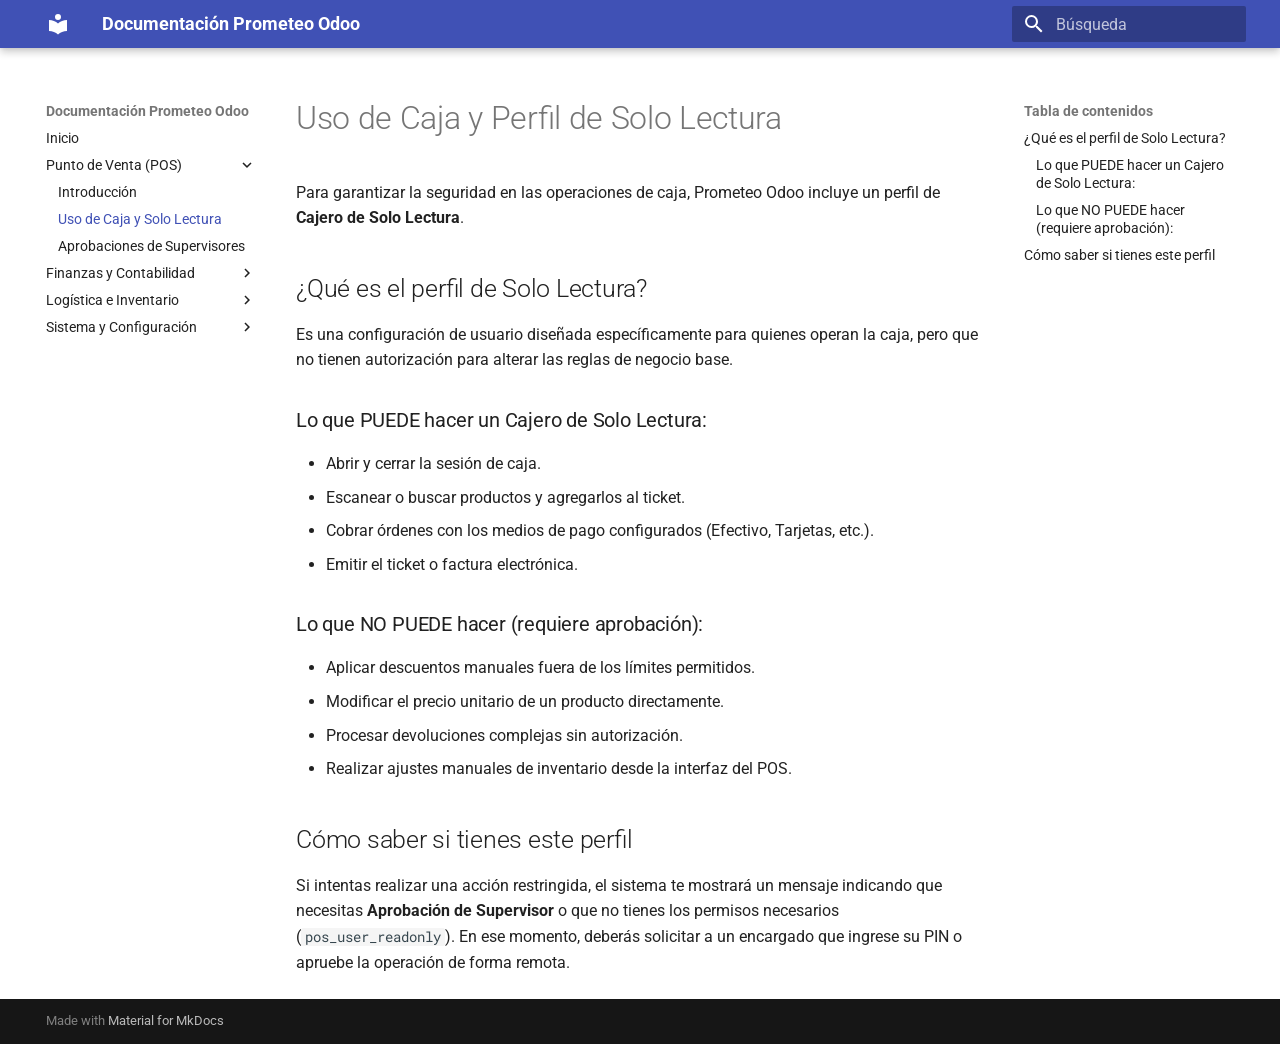
<file: pos/solo-lectura/index.html>
<!doctype html>
<html lang="es" class="no-js">
  <head>
    
      <meta charset="utf-8">
      <meta name="viewport" content="width=device-width,initial-scale=1">
      
      
      
      
        <link rel="prev" href="../">
      
      
        <link rel="next" href="../aprobaciones/">
      
      
        
      
      
      <link rel="icon" href="../../assets/images/favicon.png">
      <meta name="generator" content="mkdocs-1.6.1, mkdocs-material-9.7.7">
    
    
      
        <title>Uso de Caja y Solo Lectura - Documentación Prometeo Odoo</title>
      
    
    
      <link rel="stylesheet" href="../../assets/stylesheets/main.ec1eaa64.min.css">
      
      


    
    
      
    
    
      
        
        
        <link rel="preconnect" href="https://fonts.gstatic.com" crossorigin>
        <link rel="stylesheet" href="https://fonts.googleapis.com/css?family=Roboto:300,300i,400,400i,700,700i%7CRoboto+Mono:400,400i,700,700i&display=fallback">
        <style>:root{--md-text-font:"Roboto";--md-code-font:"Roboto Mono"}</style>
      
    
    
    <script>__md_scope=new URL("../..",location),__md_hash=e=>[...e].reduce(((e,_)=>(e<<5)-e+_.charCodeAt(0)),0),__md_get=(e,_=localStorage,t=__md_scope)=>JSON.parse(_.getItem(t.pathname+"."+e)),__md_set=(e,_,t=localStorage,a=__md_scope)=>{try{t.setItem(a.pathname+"."+e,JSON.stringify(_))}catch(e){}}</script>
    
      

    
    
  </head>
  
  
    <body dir="ltr">
  
    
    <input class="md-toggle" data-md-toggle="drawer" type="checkbox" id="__drawer" autocomplete="off">
    <input class="md-toggle" data-md-toggle="search" type="checkbox" id="__search" autocomplete="off">
    <label class="md-overlay" for="__drawer"></label>
    <div data-md-component="skip">
      
        
        <a href="#uso-de-caja-y-perfil-de-solo-lectura" class="md-skip">
          Saltar a contenido
        </a>
      
    </div>
    <div data-md-component="announce">
      
    </div>
    
    
      

  

<header class="md-header md-header--shadow" data-md-component="header">
  <nav class="md-header__inner md-grid" aria-label="Cabecera">
    <a href="../.." title="Documentación Prometeo Odoo" class="md-header__button md-logo" aria-label="Documentación Prometeo Odoo" data-md-component="logo">
      
  
  <svg xmlns="http://www.w3.org/2000/svg" viewBox="0 0 24 24"><path d="M12 8a3 3 0 0 0 3-3 3 3 0 0 0-3-3 3 3 0 0 0-3 3 3 3 0 0 0 3 3m0 3.54C9.64 9.35 6.5 8 3 8v11c3.5 0 6.64 1.35 9 3.54 2.36-2.19 5.5-3.54 9-3.54V8c-3.5 0-6.64 1.35-9 3.54"/></svg>

    </a>
    <label class="md-header__button md-icon" for="__drawer">
      
      <svg xmlns="http://www.w3.org/2000/svg" viewBox="0 0 24 24"><path d="M3 6h18v2H3zm0 5h18v2H3zm0 5h18v2H3z"/></svg>
    </label>
    <div class="md-header__title" data-md-component="header-title">
      <div class="md-header__ellipsis">
        <div class="md-header__topic">
          <span class="md-ellipsis">
            Documentación Prometeo Odoo
          </span>
        </div>
        <div class="md-header__topic" data-md-component="header-topic">
          <span class="md-ellipsis">
            
              Uso de Caja y Solo Lectura
            
          </span>
        </div>
      </div>
    </div>
    
    
      <script>var palette=__md_get("__palette");if(palette&&palette.color){if("(prefers-color-scheme)"===palette.color.media){var media=matchMedia("(prefers-color-scheme: light)"),input=document.querySelector(media.matches?"[data-md-color-media='(prefers-color-scheme: light)']":"[data-md-color-media='(prefers-color-scheme: dark)']");palette.color.media=input.getAttribute("data-md-color-media"),palette.color.scheme=input.getAttribute("data-md-color-scheme"),palette.color.primary=input.getAttribute("data-md-color-primary"),palette.color.accent=input.getAttribute("data-md-color-accent")}for(var[key,value]of Object.entries(palette.color))document.body.setAttribute("data-md-color-"+key,value)}</script>
    
    
    
      
      
        <label class="md-header__button md-icon" for="__search">
          
          <svg xmlns="http://www.w3.org/2000/svg" viewBox="0 0 24 24"><path d="M9.5 3A6.5 6.5 0 0 1 16 9.5c0 1.61-.59 3.09-1.56 4.23l.27.27h.79l5 5-1.5 1.5-5-5v-.79l-.27-.27A6.52 6.52 0 0 1 9.5 16 6.5 6.5 0 0 1 3 9.5 6.5 6.5 0 0 1 9.5 3m0 2C7 5 5 7 5 9.5S7 14 9.5 14 14 12 14 9.5 12 5 9.5 5"/></svg>
        </label>
        <div class="md-search" data-md-component="search" role="dialog">
  <label class="md-search__overlay" for="__search"></label>
  <div class="md-search__inner" role="search">
    <form class="md-search__form" name="search">
      <input type="text" class="md-search__input" name="query" aria-label="Búsqueda" placeholder="Búsqueda" autocapitalize="off" autocorrect="off" autocomplete="off" spellcheck="false" data-md-component="search-query" required>
      <label class="md-search__icon md-icon" for="__search">
        
        <svg xmlns="http://www.w3.org/2000/svg" viewBox="0 0 24 24"><path d="M9.5 3A6.5 6.5 0 0 1 16 9.5c0 1.61-.59 3.09-1.56 4.23l.27.27h.79l5 5-1.5 1.5-5-5v-.79l-.27-.27A6.52 6.52 0 0 1 9.5 16 6.5 6.5 0 0 1 3 9.5 6.5 6.5 0 0 1 9.5 3m0 2C7 5 5 7 5 9.5S7 14 9.5 14 14 12 14 9.5 12 5 9.5 5"/></svg>
        
        <svg xmlns="http://www.w3.org/2000/svg" viewBox="0 0 24 24"><path d="M20 11v2H8l5.5 5.5-1.42 1.42L4.16 12l7.92-7.92L13.5 5.5 8 11z"/></svg>
      </label>
      <nav class="md-search__options" aria-label="Buscar">
        
        <button type="reset" class="md-search__icon md-icon" title="Limpiar" aria-label="Limpiar" tabindex="-1">
          
          <svg xmlns="http://www.w3.org/2000/svg" viewBox="0 0 24 24"><path d="M19 6.41 17.59 5 12 10.59 6.41 5 5 6.41 10.59 12 5 17.59 6.41 19 12 13.41 17.59 19 19 17.59 13.41 12z"/></svg>
        </button>
      </nav>
      
    </form>
    <div class="md-search__output">
      <div class="md-search__scrollwrap" tabindex="0" data-md-scrollfix>
        <div class="md-search-result" data-md-component="search-result">
          <div class="md-search-result__meta">
            Inicializando búsqueda
          </div>
          <ol class="md-search-result__list" role="presentation"></ol>
        </div>
      </div>
    </div>
  </div>
</div>
      
    
    
  </nav>
  
</header>
    
    <div class="md-container" data-md-component="container">
      
      
        
          
        
      
      <main class="md-main" data-md-component="main">
        <div class="md-main__inner md-grid">
          
            
              
              <div class="md-sidebar md-sidebar--primary" data-md-component="sidebar" data-md-type="navigation" >
                <div class="md-sidebar__scrollwrap">
                  <div class="md-sidebar__inner">
                    



<nav class="md-nav md-nav--primary" aria-label="Navegación" data-md-level="0">
  <label class="md-nav__title" for="__drawer">
    <a href="../.." title="Documentación Prometeo Odoo" class="md-nav__button md-logo" aria-label="Documentación Prometeo Odoo" data-md-component="logo">
      
  
  <svg xmlns="http://www.w3.org/2000/svg" viewBox="0 0 24 24"><path d="M12 8a3 3 0 0 0 3-3 3 3 0 0 0-3-3 3 3 0 0 0-3 3 3 3 0 0 0 3 3m0 3.54C9.64 9.35 6.5 8 3 8v11c3.5 0 6.64 1.35 9 3.54 2.36-2.19 5.5-3.54 9-3.54V8c-3.5 0-6.64 1.35-9 3.54"/></svg>

    </a>
    Documentación Prometeo Odoo
  </label>
  
  <ul class="md-nav__list" data-md-scrollfix>
    
      
      
  
  
  
  
    <li class="md-nav__item">
      <a href="../.." class="md-nav__link">
        
  
  
  <span class="md-ellipsis">
    
  
    Inicio
  

    
  </span>
  
  

      </a>
    </li>
  

    
      
      
  
  
    
  
  
  
    
    
    
    
    
    <li class="md-nav__item md-nav__item--active md-nav__item--nested">
      
        
        
        <input class="md-nav__toggle md-toggle " type="checkbox" id="__nav_2" checked>
        
          
          <label class="md-nav__link" for="__nav_2" id="__nav_2_label" tabindex="0">
            
  
  
  <span class="md-ellipsis">
    
  
    Punto de Venta (POS)
  

    
  </span>
  
  

            <span class="md-nav__icon md-icon"></span>
          </label>
        
        <nav class="md-nav" data-md-level="1" aria-labelledby="__nav_2_label" aria-expanded="true">
          <label class="md-nav__title" for="__nav_2">
            <span class="md-nav__icon md-icon"></span>
            
  
    Punto de Venta (POS)
  

          </label>
          <ul class="md-nav__list" data-md-scrollfix>
            
              
                
  
  
  
  
    <li class="md-nav__item">
      <a href="../" class="md-nav__link">
        
  
  
  <span class="md-ellipsis">
    
  
    Introducción
  

    
  </span>
  
  

      </a>
    </li>
  

              
            
              
                
  
  
    
  
  
  
    <li class="md-nav__item md-nav__item--active">
      
      <input class="md-nav__toggle md-toggle" type="checkbox" id="__toc">
      
      
        
      
      
        <label class="md-nav__link md-nav__link--active" for="__toc">
          
  
  
  <span class="md-ellipsis">
    
  
    Uso de Caja y Solo Lectura
  

    
  </span>
  
  

          <span class="md-nav__icon md-icon"></span>
        </label>
      
      <a href="./" class="md-nav__link md-nav__link--active">
        
  
  
  <span class="md-ellipsis">
    
  
    Uso de Caja y Solo Lectura
  

    
  </span>
  
  

      </a>
      
        

<nav class="md-nav md-nav--secondary" aria-label="Tabla de contenidos">
  
  
  
    
  
  
    <label class="md-nav__title" for="__toc">
      <span class="md-nav__icon md-icon"></span>
      Tabla de contenidos
    </label>
    <ul class="md-nav__list" data-md-component="toc" data-md-scrollfix>
      
        <li class="md-nav__item">
  <a href="#que-es-el-perfil-de-solo-lectura" class="md-nav__link">
    <span class="md-ellipsis">
      
        ¿Qué es el perfil de Solo Lectura?
      
    </span>
  </a>
  
    <nav class="md-nav" aria-label="¿Qué es el perfil de Solo Lectura?">
      <ul class="md-nav__list">
        
          <li class="md-nav__item">
  <a href="#lo-que-puede-hacer-un-cajero-de-solo-lectura" class="md-nav__link">
    <span class="md-ellipsis">
      
        Lo que PUEDE hacer un Cajero de Solo Lectura:
      
    </span>
  </a>
  
</li>
        
          <li class="md-nav__item">
  <a href="#lo-que-no-puede-hacer-requiere-aprobacion" class="md-nav__link">
    <span class="md-ellipsis">
      
        Lo que NO PUEDE hacer (requiere aprobación):
      
    </span>
  </a>
  
</li>
        
      </ul>
    </nav>
  
</li>
      
        <li class="md-nav__item">
  <a href="#como-saber-si-tienes-este-perfil" class="md-nav__link">
    <span class="md-ellipsis">
      
        Cómo saber si tienes este perfil
      
    </span>
  </a>
  
</li>
      
    </ul>
  
</nav>
      
    </li>
  

              
            
              
                
  
  
  
  
    <li class="md-nav__item">
      <a href="../aprobaciones/" class="md-nav__link">
        
  
  
  <span class="md-ellipsis">
    
  
    Aprobaciones de Supervisores
  

    
  </span>
  
  

      </a>
    </li>
  

              
            
          </ul>
        </nav>
      
    </li>
  

    
      
      
  
  
  
  
    
    
    
    
    
    <li class="md-nav__item md-nav__item--nested">
      
        
        
        <input class="md-nav__toggle md-toggle " type="checkbox" id="__nav_3" >
        
          
          <label class="md-nav__link" for="__nav_3" id="__nav_3_label" tabindex="0">
            
  
  
  <span class="md-ellipsis">
    
  
    Finanzas y Contabilidad
  

    
  </span>
  
  

            <span class="md-nav__icon md-icon"></span>
          </label>
        
        <nav class="md-nav" data-md-level="1" aria-labelledby="__nav_3_label" aria-expanded="false">
          <label class="md-nav__title" for="__nav_3">
            <span class="md-nav__icon md-icon"></span>
            
  
    Finanzas y Contabilidad
  

          </label>
          <ul class="md-nav__list" data-md-scrollfix>
            
              
                
  
  
  
  
    <li class="md-nav__item">
      <a href="../../finanzas/" class="md-nav__link">
        
  
  
  <span class="md-ellipsis">
    
  
    Introducción
  

    
  </span>
  
  

      </a>
    </li>
  

              
            
              
                
  
  
  
  
    <li class="md-nav__item">
      <a href="../../finanzas/facturacion-afip/" class="md-nav__link">
        
  
  
  <span class="md-ellipsis">
    
  
    Facturación Electrónica (AFIP)
  

    
  </span>
  
  

      </a>
    </li>
  

              
            
              
                
  
  
  
  
    <li class="md-nav__item">
      <a href="../../finanzas/tesoreria/" class="md-nav__link">
        
  
  
  <span class="md-ellipsis">
    
  
    Tesorería, Cheques y Transferencias
  

    
  </span>
  
  

      </a>
    </li>
  

              
            
          </ul>
        </nav>
      
    </li>
  

    
      
      
  
  
  
  
    
    
    
    
    
    <li class="md-nav__item md-nav__item--nested">
      
        
        
        <input class="md-nav__toggle md-toggle " type="checkbox" id="__nav_4" >
        
          
          <label class="md-nav__link" for="__nav_4" id="__nav_4_label" tabindex="0">
            
  
  
  <span class="md-ellipsis">
    
  
    Logística e Inventario
  

    
  </span>
  
  

            <span class="md-nav__icon md-icon"></span>
          </label>
        
        <nav class="md-nav" data-md-level="1" aria-labelledby="__nav_4_label" aria-expanded="false">
          <label class="md-nav__title" for="__nav_4">
            <span class="md-nav__icon md-icon"></span>
            
  
    Logística e Inventario
  

          </label>
          <ul class="md-nav__list" data-md-scrollfix>
            
              
                
  
  
  
  
    <li class="md-nav__item">
      <a href="../../logistica/" class="md-nav__link">
        
  
  
  <span class="md-ellipsis">
    
  
    Introducción
  

    
  </span>
  
  

      </a>
    </li>
  

              
            
              
                
  
  
  
  
    <li class="md-nav__item">
      <a href="../../logistica/costos/" class="md-nav__link">
        
  
  
  <span class="md-ellipsis">
    
  
    Automatización de Costos
  

    
  </span>
  
  

      </a>
    </li>
  

              
            
              
                
  
  
  
  
    <li class="md-nav__item">
      <a href="../../logistica/intercompany/" class="md-nav__link">
        
  
  
  <span class="md-ellipsis">
    
  
    Operaciones Inter-Compañía
  

    
  </span>
  
  

      </a>
    </li>
  

              
            
          </ul>
        </nav>
      
    </li>
  

    
      
      
  
  
  
  
    
    
    
    
    
    <li class="md-nav__item md-nav__item--nested">
      
        
        
        <input class="md-nav__toggle md-toggle " type="checkbox" id="__nav_5" >
        
          
          <label class="md-nav__link" for="__nav_5" id="__nav_5_label" tabindex="0">
            
  
  
  <span class="md-ellipsis">
    
  
    Sistema y Configuración
  

    
  </span>
  
  

            <span class="md-nav__icon md-icon"></span>
          </label>
        
        <nav class="md-nav" data-md-level="1" aria-labelledby="__nav_5_label" aria-expanded="false">
          <label class="md-nav__title" for="__nav_5">
            <span class="md-nav__icon md-icon"></span>
            
  
    Sistema y Configuración
  

          </label>
          <ul class="md-nav__list" data-md-scrollfix>
            
              
                
  
  
  
  
    <li class="md-nav__item">
      <a href="../../sistema/multi-company/" class="md-nav__link">
        
  
  
  <span class="md-ellipsis">
    
  
    Uso Multi-Compañía
  

    
  </span>
  
  

      </a>
    </li>
  

              
            
          </ul>
        </nav>
      
    </li>
  

    
  </ul>
</nav>
                  </div>
                </div>
              </div>
            
            
              
              <div class="md-sidebar md-sidebar--secondary" data-md-component="sidebar" data-md-type="toc" >
                <div class="md-sidebar__scrollwrap">
                  <div class="md-sidebar__inner">
                    

<nav class="md-nav md-nav--secondary" aria-label="Tabla de contenidos">
  
  
  
    
  
  
    <label class="md-nav__title" for="__toc">
      <span class="md-nav__icon md-icon"></span>
      Tabla de contenidos
    </label>
    <ul class="md-nav__list" data-md-component="toc" data-md-scrollfix>
      
        <li class="md-nav__item">
  <a href="#que-es-el-perfil-de-solo-lectura" class="md-nav__link">
    <span class="md-ellipsis">
      
        ¿Qué es el perfil de Solo Lectura?
      
    </span>
  </a>
  
    <nav class="md-nav" aria-label="¿Qué es el perfil de Solo Lectura?">
      <ul class="md-nav__list">
        
          <li class="md-nav__item">
  <a href="#lo-que-puede-hacer-un-cajero-de-solo-lectura" class="md-nav__link">
    <span class="md-ellipsis">
      
        Lo que PUEDE hacer un Cajero de Solo Lectura:
      
    </span>
  </a>
  
</li>
        
          <li class="md-nav__item">
  <a href="#lo-que-no-puede-hacer-requiere-aprobacion" class="md-nav__link">
    <span class="md-ellipsis">
      
        Lo que NO PUEDE hacer (requiere aprobación):
      
    </span>
  </a>
  
</li>
        
      </ul>
    </nav>
  
</li>
      
        <li class="md-nav__item">
  <a href="#como-saber-si-tienes-este-perfil" class="md-nav__link">
    <span class="md-ellipsis">
      
        Cómo saber si tienes este perfil
      
    </span>
  </a>
  
</li>
      
    </ul>
  
</nav>
                  </div>
                </div>
              </div>
            
          
          
            <div class="md-content" data-md-component="content">
              
              <article class="md-content__inner md-typeset">
                
                  



<h1 id="uso-de-caja-y-perfil-de-solo-lectura">Uso de Caja y Perfil de Solo Lectura</h1>
<p>Para garantizar la seguridad en las operaciones de caja, Prometeo Odoo incluye un perfil de <strong>Cajero de Solo Lectura</strong>.</p>
<h2 id="que-es-el-perfil-de-solo-lectura">¿Qué es el perfil de Solo Lectura?</h2>
<p>Es una configuración de usuario diseñada específicamente para quienes operan la caja, pero que no tienen autorización para alterar las reglas de negocio base.</p>
<h3 id="lo-que-puede-hacer-un-cajero-de-solo-lectura">Lo que PUEDE hacer un Cajero de Solo Lectura:</h3>
<ul>
<li>Abrir y cerrar la sesión de caja.</li>
<li>Escanear o buscar productos y agregarlos al ticket.</li>
<li>Cobrar órdenes con los medios de pago configurados (Efectivo, Tarjetas, etc.).</li>
<li>Emitir el ticket o factura electrónica.</li>
</ul>
<h3 id="lo-que-no-puede-hacer-requiere-aprobacion">Lo que NO PUEDE hacer (requiere aprobación):</h3>
<ul>
<li>Aplicar descuentos manuales fuera de los límites permitidos.</li>
<li>Modificar el precio unitario de un producto directamente.</li>
<li>Procesar devoluciones complejas sin autorización.</li>
<li>Realizar ajustes manuales de inventario desde la interfaz del POS.</li>
</ul>
<h2 id="como-saber-si-tienes-este-perfil">Cómo saber si tienes este perfil</h2>
<p>Si intentas realizar una acción restringida, el sistema te mostrará un mensaje indicando que necesitas <strong>Aprobación de Supervisor</strong> o que no tienes los permisos necesarios (<code>pos_user_readonly</code>). En ese momento, deberás solicitar a un encargado que ingrese su PIN o apruebe la operación de forma remota.</p>












                
              </article>
            </div>
          
          
<script>var target=document.getElementById(location.hash.slice(1));target&&target.name&&(target.checked=target.name.startsWith("__tabbed_"))</script>
        </div>
        
      </main>
      
        <footer class="md-footer">
  
  <div class="md-footer-meta md-typeset">
    <div class="md-footer-meta__inner md-grid">
      <div class="md-copyright">
  
  
    Made with
    <a href="https://squidfunk.github.io/mkdocs-material/" target="_blank" rel="noopener">
      Material for MkDocs
    </a>
  
</div>
      
    </div>
  </div>
</footer>
      
    </div>
    <div class="md-dialog" data-md-component="dialog">
      <div class="md-dialog__inner md-typeset"></div>
    </div>
    
    
    
      
      
      <script id="__config" type="application/json">{"annotate": null, "base": "../..", "features": [], "search": "../../assets/javascripts/workers/search.2c215733.min.js", "tags": null, "translations": {"clipboard.copied": "Copiado al portapapeles", "clipboard.copy": "Copiar al portapapeles", "search.result.more.one": "1 m\u00e1s en esta p\u00e1gina", "search.result.more.other": "# m\u00e1s en esta p\u00e1gina", "search.result.none": "No se encontraron documentos", "search.result.one": "1 documento encontrado", "search.result.other": "# documentos encontrados", "search.result.placeholder": "Teclee para comenzar b\u00fasqueda", "search.result.term.missing": "Falta", "select.version": "Seleccionar versi\u00f3n"}, "version": null}</script>
    
    
      <script src="../../assets/javascripts/bundle.d7400e89.min.js"></script>
      
    
  </body>
</html>
</file>
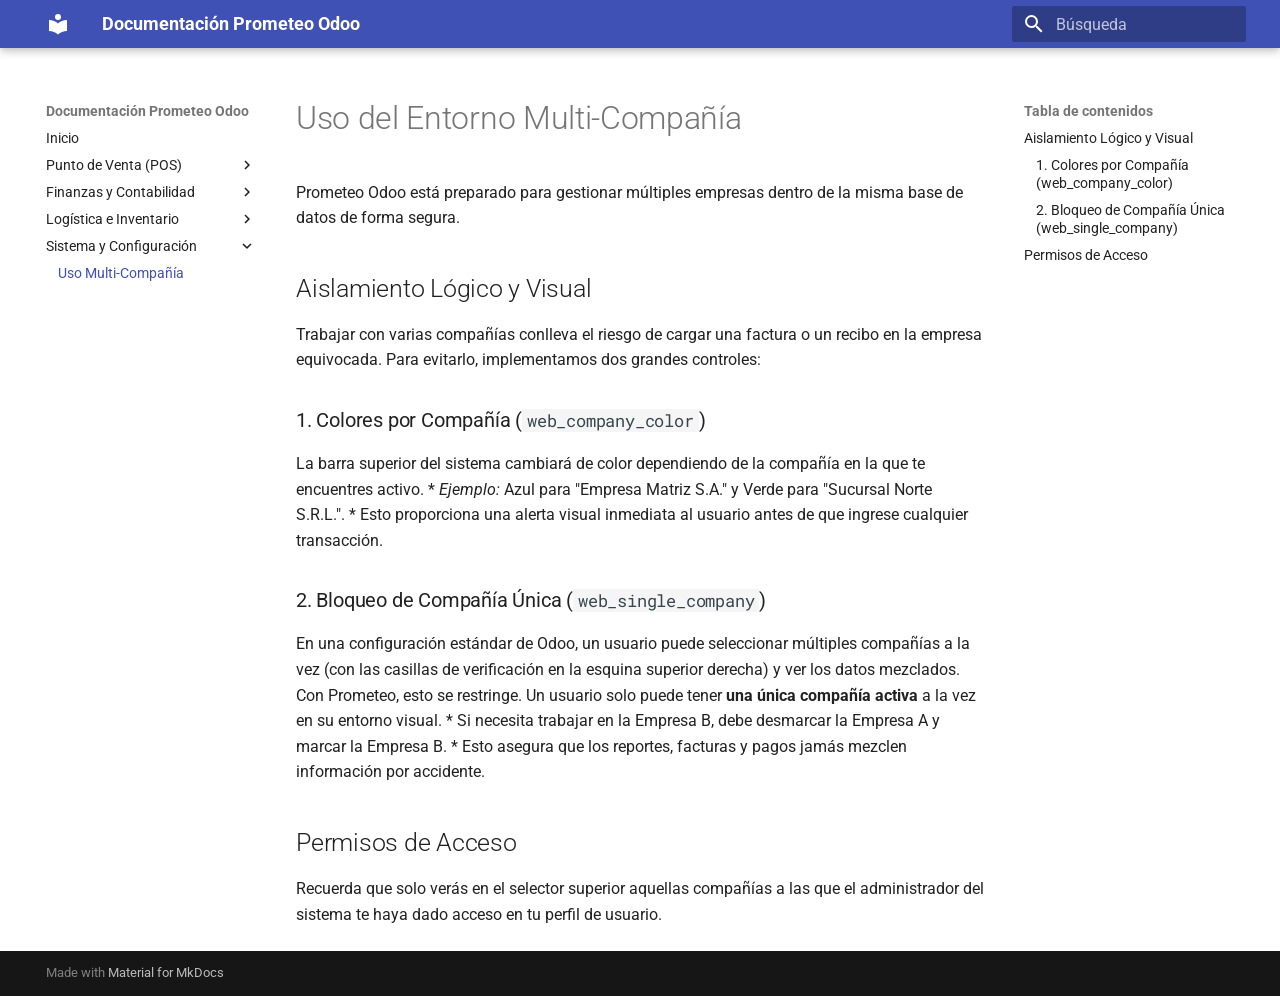
<file: sistema/multi-company/index.html>
<!doctype html>
<html lang="es" class="no-js">
  <head>
    
      <meta charset="utf-8">
      <meta name="viewport" content="width=device-width,initial-scale=1">
      
      
      
      
        <link rel="prev" href="../../logistica/intercompany/">
      
      
      
        
      
      
      <link rel="icon" href="../../assets/images/favicon.png">
      <meta name="generator" content="mkdocs-1.6.1, mkdocs-material-9.7.7">
    
    
      
        <title>Uso Multi-Compañía - Documentación Prometeo Odoo</title>
      
    
    
      <link rel="stylesheet" href="../../assets/stylesheets/main.ec1eaa64.min.css">
      
      


    
    
      
    
    
      
        
        
        <link rel="preconnect" href="https://fonts.gstatic.com" crossorigin>
        <link rel="stylesheet" href="https://fonts.googleapis.com/css?family=Roboto:300,300i,400,400i,700,700i%7CRoboto+Mono:400,400i,700,700i&display=fallback">
        <style>:root{--md-text-font:"Roboto";--md-code-font:"Roboto Mono"}</style>
      
    
    
    <script>__md_scope=new URL("../..",location),__md_hash=e=>[...e].reduce(((e,_)=>(e<<5)-e+_.charCodeAt(0)),0),__md_get=(e,_=localStorage,t=__md_scope)=>JSON.parse(_.getItem(t.pathname+"."+e)),__md_set=(e,_,t=localStorage,a=__md_scope)=>{try{t.setItem(a.pathname+"."+e,JSON.stringify(_))}catch(e){}}</script>
    
      

    
    
  </head>
  
  
    <body dir="ltr">
  
    
    <input class="md-toggle" data-md-toggle="drawer" type="checkbox" id="__drawer" autocomplete="off">
    <input class="md-toggle" data-md-toggle="search" type="checkbox" id="__search" autocomplete="off">
    <label class="md-overlay" for="__drawer"></label>
    <div data-md-component="skip">
      
        
        <a href="#uso-del-entorno-multi-compania" class="md-skip">
          Saltar a contenido
        </a>
      
    </div>
    <div data-md-component="announce">
      
    </div>
    
    
      

  

<header class="md-header md-header--shadow" data-md-component="header">
  <nav class="md-header__inner md-grid" aria-label="Cabecera">
    <a href="../.." title="Documentación Prometeo Odoo" class="md-header__button md-logo" aria-label="Documentación Prometeo Odoo" data-md-component="logo">
      
  
  <svg xmlns="http://www.w3.org/2000/svg" viewBox="0 0 24 24"><path d="M12 8a3 3 0 0 0 3-3 3 3 0 0 0-3-3 3 3 0 0 0-3 3 3 3 0 0 0 3 3m0 3.54C9.64 9.35 6.5 8 3 8v11c3.5 0 6.64 1.35 9 3.54 2.36-2.19 5.5-3.54 9-3.54V8c-3.5 0-6.64 1.35-9 3.54"/></svg>

    </a>
    <label class="md-header__button md-icon" for="__drawer">
      
      <svg xmlns="http://www.w3.org/2000/svg" viewBox="0 0 24 24"><path d="M3 6h18v2H3zm0 5h18v2H3zm0 5h18v2H3z"/></svg>
    </label>
    <div class="md-header__title" data-md-component="header-title">
      <div class="md-header__ellipsis">
        <div class="md-header__topic">
          <span class="md-ellipsis">
            Documentación Prometeo Odoo
          </span>
        </div>
        <div class="md-header__topic" data-md-component="header-topic">
          <span class="md-ellipsis">
            
              Uso Multi-Compañía
            
          </span>
        </div>
      </div>
    </div>
    
    
      <script>var palette=__md_get("__palette");if(palette&&palette.color){if("(prefers-color-scheme)"===palette.color.media){var media=matchMedia("(prefers-color-scheme: light)"),input=document.querySelector(media.matches?"[data-md-color-media='(prefers-color-scheme: light)']":"[data-md-color-media='(prefers-color-scheme: dark)']");palette.color.media=input.getAttribute("data-md-color-media"),palette.color.scheme=input.getAttribute("data-md-color-scheme"),palette.color.primary=input.getAttribute("data-md-color-primary"),palette.color.accent=input.getAttribute("data-md-color-accent")}for(var[key,value]of Object.entries(palette.color))document.body.setAttribute("data-md-color-"+key,value)}</script>
    
    
    
      
      
        <label class="md-header__button md-icon" for="__search">
          
          <svg xmlns="http://www.w3.org/2000/svg" viewBox="0 0 24 24"><path d="M9.5 3A6.5 6.5 0 0 1 16 9.5c0 1.61-.59 3.09-1.56 4.23l.27.27h.79l5 5-1.5 1.5-5-5v-.79l-.27-.27A6.52 6.52 0 0 1 9.5 16 6.5 6.5 0 0 1 3 9.5 6.5 6.5 0 0 1 9.5 3m0 2C7 5 5 7 5 9.5S7 14 9.5 14 14 12 14 9.5 12 5 9.5 5"/></svg>
        </label>
        <div class="md-search" data-md-component="search" role="dialog">
  <label class="md-search__overlay" for="__search"></label>
  <div class="md-search__inner" role="search">
    <form class="md-search__form" name="search">
      <input type="text" class="md-search__input" name="query" aria-label="Búsqueda" placeholder="Búsqueda" autocapitalize="off" autocorrect="off" autocomplete="off" spellcheck="false" data-md-component="search-query" required>
      <label class="md-search__icon md-icon" for="__search">
        
        <svg xmlns="http://www.w3.org/2000/svg" viewBox="0 0 24 24"><path d="M9.5 3A6.5 6.5 0 0 1 16 9.5c0 1.61-.59 3.09-1.56 4.23l.27.27h.79l5 5-1.5 1.5-5-5v-.79l-.27-.27A6.52 6.52 0 0 1 9.5 16 6.5 6.5 0 0 1 3 9.5 6.5 6.5 0 0 1 9.5 3m0 2C7 5 5 7 5 9.5S7 14 9.5 14 14 12 14 9.5 12 5 9.5 5"/></svg>
        
        <svg xmlns="http://www.w3.org/2000/svg" viewBox="0 0 24 24"><path d="M20 11v2H8l5.5 5.5-1.42 1.42L4.16 12l7.92-7.92L13.5 5.5 8 11z"/></svg>
      </label>
      <nav class="md-search__options" aria-label="Buscar">
        
        <button type="reset" class="md-search__icon md-icon" title="Limpiar" aria-label="Limpiar" tabindex="-1">
          
          <svg xmlns="http://www.w3.org/2000/svg" viewBox="0 0 24 24"><path d="M19 6.41 17.59 5 12 10.59 6.41 5 5 6.41 10.59 12 5 17.59 6.41 19 12 13.41 17.59 19 19 17.59 13.41 12z"/></svg>
        </button>
      </nav>
      
    </form>
    <div class="md-search__output">
      <div class="md-search__scrollwrap" tabindex="0" data-md-scrollfix>
        <div class="md-search-result" data-md-component="search-result">
          <div class="md-search-result__meta">
            Inicializando búsqueda
          </div>
          <ol class="md-search-result__list" role="presentation"></ol>
        </div>
      </div>
    </div>
  </div>
</div>
      
    
    
  </nav>
  
</header>
    
    <div class="md-container" data-md-component="container">
      
      
        
          
        
      
      <main class="md-main" data-md-component="main">
        <div class="md-main__inner md-grid">
          
            
              
              <div class="md-sidebar md-sidebar--primary" data-md-component="sidebar" data-md-type="navigation" >
                <div class="md-sidebar__scrollwrap">
                  <div class="md-sidebar__inner">
                    



<nav class="md-nav md-nav--primary" aria-label="Navegación" data-md-level="0">
  <label class="md-nav__title" for="__drawer">
    <a href="../.." title="Documentación Prometeo Odoo" class="md-nav__button md-logo" aria-label="Documentación Prometeo Odoo" data-md-component="logo">
      
  
  <svg xmlns="http://www.w3.org/2000/svg" viewBox="0 0 24 24"><path d="M12 8a3 3 0 0 0 3-3 3 3 0 0 0-3-3 3 3 0 0 0-3 3 3 3 0 0 0 3 3m0 3.54C9.64 9.35 6.5 8 3 8v11c3.5 0 6.64 1.35 9 3.54 2.36-2.19 5.5-3.54 9-3.54V8c-3.5 0-6.64 1.35-9 3.54"/></svg>

    </a>
    Documentación Prometeo Odoo
  </label>
  
  <ul class="md-nav__list" data-md-scrollfix>
    
      
      
  
  
  
  
    <li class="md-nav__item">
      <a href="../.." class="md-nav__link">
        
  
  
  <span class="md-ellipsis">
    
  
    Inicio
  

    
  </span>
  
  

      </a>
    </li>
  

    
      
      
  
  
  
  
    
    
    
    
    
    <li class="md-nav__item md-nav__item--nested">
      
        
        
        <input class="md-nav__toggle md-toggle " type="checkbox" id="__nav_2" >
        
          
          <label class="md-nav__link" for="__nav_2" id="__nav_2_label" tabindex="0">
            
  
  
  <span class="md-ellipsis">
    
  
    Punto de Venta (POS)
  

    
  </span>
  
  

            <span class="md-nav__icon md-icon"></span>
          </label>
        
        <nav class="md-nav" data-md-level="1" aria-labelledby="__nav_2_label" aria-expanded="false">
          <label class="md-nav__title" for="__nav_2">
            <span class="md-nav__icon md-icon"></span>
            
  
    Punto de Venta (POS)
  

          </label>
          <ul class="md-nav__list" data-md-scrollfix>
            
              
                
  
  
  
  
    <li class="md-nav__item">
      <a href="../../pos/" class="md-nav__link">
        
  
  
  <span class="md-ellipsis">
    
  
    Introducción
  

    
  </span>
  
  

      </a>
    </li>
  

              
            
              
                
  
  
  
  
    <li class="md-nav__item">
      <a href="../../pos/solo-lectura/" class="md-nav__link">
        
  
  
  <span class="md-ellipsis">
    
  
    Uso de Caja y Solo Lectura
  

    
  </span>
  
  

      </a>
    </li>
  

              
            
              
                
  
  
  
  
    <li class="md-nav__item">
      <a href="../../pos/aprobaciones/" class="md-nav__link">
        
  
  
  <span class="md-ellipsis">
    
  
    Aprobaciones de Supervisores
  

    
  </span>
  
  

      </a>
    </li>
  

              
            
          </ul>
        </nav>
      
    </li>
  

    
      
      
  
  
  
  
    
    
    
    
    
    <li class="md-nav__item md-nav__item--nested">
      
        
        
        <input class="md-nav__toggle md-toggle " type="checkbox" id="__nav_3" >
        
          
          <label class="md-nav__link" for="__nav_3" id="__nav_3_label" tabindex="0">
            
  
  
  <span class="md-ellipsis">
    
  
    Finanzas y Contabilidad
  

    
  </span>
  
  

            <span class="md-nav__icon md-icon"></span>
          </label>
        
        <nav class="md-nav" data-md-level="1" aria-labelledby="__nav_3_label" aria-expanded="false">
          <label class="md-nav__title" for="__nav_3">
            <span class="md-nav__icon md-icon"></span>
            
  
    Finanzas y Contabilidad
  

          </label>
          <ul class="md-nav__list" data-md-scrollfix>
            
              
                
  
  
  
  
    <li class="md-nav__item">
      <a href="../../finanzas/" class="md-nav__link">
        
  
  
  <span class="md-ellipsis">
    
  
    Introducción
  

    
  </span>
  
  

      </a>
    </li>
  

              
            
              
                
  
  
  
  
    <li class="md-nav__item">
      <a href="../../finanzas/facturacion-afip/" class="md-nav__link">
        
  
  
  <span class="md-ellipsis">
    
  
    Facturación Electrónica (AFIP)
  

    
  </span>
  
  

      </a>
    </li>
  

              
            
              
                
  
  
  
  
    <li class="md-nav__item">
      <a href="../../finanzas/tesoreria/" class="md-nav__link">
        
  
  
  <span class="md-ellipsis">
    
  
    Tesorería, Cheques y Transferencias
  

    
  </span>
  
  

      </a>
    </li>
  

              
            
          </ul>
        </nav>
      
    </li>
  

    
      
      
  
  
  
  
    
    
    
    
    
    <li class="md-nav__item md-nav__item--nested">
      
        
        
        <input class="md-nav__toggle md-toggle " type="checkbox" id="__nav_4" >
        
          
          <label class="md-nav__link" for="__nav_4" id="__nav_4_label" tabindex="0">
            
  
  
  <span class="md-ellipsis">
    
  
    Logística e Inventario
  

    
  </span>
  
  

            <span class="md-nav__icon md-icon"></span>
          </label>
        
        <nav class="md-nav" data-md-level="1" aria-labelledby="__nav_4_label" aria-expanded="false">
          <label class="md-nav__title" for="__nav_4">
            <span class="md-nav__icon md-icon"></span>
            
  
    Logística e Inventario
  

          </label>
          <ul class="md-nav__list" data-md-scrollfix>
            
              
                
  
  
  
  
    <li class="md-nav__item">
      <a href="../../logistica/" class="md-nav__link">
        
  
  
  <span class="md-ellipsis">
    
  
    Introducción
  

    
  </span>
  
  

      </a>
    </li>
  

              
            
              
                
  
  
  
  
    <li class="md-nav__item">
      <a href="../../logistica/costos/" class="md-nav__link">
        
  
  
  <span class="md-ellipsis">
    
  
    Automatización de Costos
  

    
  </span>
  
  

      </a>
    </li>
  

              
            
              
                
  
  
  
  
    <li class="md-nav__item">
      <a href="../../logistica/intercompany/" class="md-nav__link">
        
  
  
  <span class="md-ellipsis">
    
  
    Operaciones Inter-Compañía
  

    
  </span>
  
  

      </a>
    </li>
  

              
            
          </ul>
        </nav>
      
    </li>
  

    
      
      
  
  
    
  
  
  
    
    
    
    
    
    <li class="md-nav__item md-nav__item--active md-nav__item--nested">
      
        
        
        <input class="md-nav__toggle md-toggle " type="checkbox" id="__nav_5" checked>
        
          
          <label class="md-nav__link" for="__nav_5" id="__nav_5_label" tabindex="0">
            
  
  
  <span class="md-ellipsis">
    
  
    Sistema y Configuración
  

    
  </span>
  
  

            <span class="md-nav__icon md-icon"></span>
          </label>
        
        <nav class="md-nav" data-md-level="1" aria-labelledby="__nav_5_label" aria-expanded="true">
          <label class="md-nav__title" for="__nav_5">
            <span class="md-nav__icon md-icon"></span>
            
  
    Sistema y Configuración
  

          </label>
          <ul class="md-nav__list" data-md-scrollfix>
            
              
                
  
  
    
  
  
  
    <li class="md-nav__item md-nav__item--active">
      
      <input class="md-nav__toggle md-toggle" type="checkbox" id="__toc">
      
      
        
      
      
        <label class="md-nav__link md-nav__link--active" for="__toc">
          
  
  
  <span class="md-ellipsis">
    
  
    Uso Multi-Compañía
  

    
  </span>
  
  

          <span class="md-nav__icon md-icon"></span>
        </label>
      
      <a href="./" class="md-nav__link md-nav__link--active">
        
  
  
  <span class="md-ellipsis">
    
  
    Uso Multi-Compañía
  

    
  </span>
  
  

      </a>
      
        

<nav class="md-nav md-nav--secondary" aria-label="Tabla de contenidos">
  
  
  
    
  
  
    <label class="md-nav__title" for="__toc">
      <span class="md-nav__icon md-icon"></span>
      Tabla de contenidos
    </label>
    <ul class="md-nav__list" data-md-component="toc" data-md-scrollfix>
      
        <li class="md-nav__item">
  <a href="#aislamiento-logico-y-visual" class="md-nav__link">
    <span class="md-ellipsis">
      
        Aislamiento Lógico y Visual
      
    </span>
  </a>
  
    <nav class="md-nav" aria-label="Aislamiento Lógico y Visual">
      <ul class="md-nav__list">
        
          <li class="md-nav__item">
  <a href="#1-colores-por-compania-web_company_color" class="md-nav__link">
    <span class="md-ellipsis">
      
        1. Colores por Compañía (web_company_color)
      
    </span>
  </a>
  
</li>
        
          <li class="md-nav__item">
  <a href="#2-bloqueo-de-compania-unica-web_single_company" class="md-nav__link">
    <span class="md-ellipsis">
      
        2. Bloqueo de Compañía Única (web_single_company)
      
    </span>
  </a>
  
</li>
        
      </ul>
    </nav>
  
</li>
      
        <li class="md-nav__item">
  <a href="#permisos-de-acceso" class="md-nav__link">
    <span class="md-ellipsis">
      
        Permisos de Acceso
      
    </span>
  </a>
  
</li>
      
    </ul>
  
</nav>
      
    </li>
  

              
            
          </ul>
        </nav>
      
    </li>
  

    
  </ul>
</nav>
                  </div>
                </div>
              </div>
            
            
              
              <div class="md-sidebar md-sidebar--secondary" data-md-component="sidebar" data-md-type="toc" >
                <div class="md-sidebar__scrollwrap">
                  <div class="md-sidebar__inner">
                    

<nav class="md-nav md-nav--secondary" aria-label="Tabla de contenidos">
  
  
  
    
  
  
    <label class="md-nav__title" for="__toc">
      <span class="md-nav__icon md-icon"></span>
      Tabla de contenidos
    </label>
    <ul class="md-nav__list" data-md-component="toc" data-md-scrollfix>
      
        <li class="md-nav__item">
  <a href="#aislamiento-logico-y-visual" class="md-nav__link">
    <span class="md-ellipsis">
      
        Aislamiento Lógico y Visual
      
    </span>
  </a>
  
    <nav class="md-nav" aria-label="Aislamiento Lógico y Visual">
      <ul class="md-nav__list">
        
          <li class="md-nav__item">
  <a href="#1-colores-por-compania-web_company_color" class="md-nav__link">
    <span class="md-ellipsis">
      
        1. Colores por Compañía (web_company_color)
      
    </span>
  </a>
  
</li>
        
          <li class="md-nav__item">
  <a href="#2-bloqueo-de-compania-unica-web_single_company" class="md-nav__link">
    <span class="md-ellipsis">
      
        2. Bloqueo de Compañía Única (web_single_company)
      
    </span>
  </a>
  
</li>
        
      </ul>
    </nav>
  
</li>
      
        <li class="md-nav__item">
  <a href="#permisos-de-acceso" class="md-nav__link">
    <span class="md-ellipsis">
      
        Permisos de Acceso
      
    </span>
  </a>
  
</li>
      
    </ul>
  
</nav>
                  </div>
                </div>
              </div>
            
          
          
            <div class="md-content" data-md-component="content">
              
              <article class="md-content__inner md-typeset">
                
                  



<h1 id="uso-del-entorno-multi-compania">Uso del Entorno Multi-Compañía</h1>
<p>Prometeo Odoo está preparado para gestionar múltiples empresas dentro de la misma base de datos de forma segura.</p>
<h2 id="aislamiento-logico-y-visual">Aislamiento Lógico y Visual</h2>
<p>Trabajar con varias compañías conlleva el riesgo de cargar una factura o un recibo en la empresa equivocada. Para evitarlo, implementamos dos grandes controles:</p>
<h3 id="1-colores-por-compania-web_company_color">1. Colores por Compañía (<code>web_company_color</code>)</h3>
<p>La barra superior del sistema cambiará de color dependiendo de la compañía en la que te encuentres activo.
*   <em>Ejemplo:</em> Azul para "Empresa Matriz S.A." y Verde para "Sucursal Norte S.R.L.".
*   Esto proporciona una alerta visual inmediata al usuario antes de que ingrese cualquier transacción.</p>
<h3 id="2-bloqueo-de-compania-unica-web_single_company">2. Bloqueo de Compañía Única (<code>web_single_company</code>)</h3>
<p>En una configuración estándar de Odoo, un usuario puede seleccionar múltiples compañías a la vez (con las casillas de verificación en la esquina superior derecha) y ver los datos mezclados.
Con Prometeo, esto se restringe. Un usuario solo puede tener <strong>una única compañía activa</strong> a la vez en su entorno visual.
*   Si necesita trabajar en la Empresa B, debe desmarcar la Empresa A y marcar la Empresa B.
*   Esto asegura que los reportes, facturas y pagos jamás mezclen información por accidente.</p>
<h2 id="permisos-de-acceso">Permisos de Acceso</h2>
<p>Recuerda que solo verás en el selector superior aquellas compañías a las que el administrador del sistema te haya dado acceso en tu perfil de usuario.</p>












                
              </article>
            </div>
          
          
<script>var target=document.getElementById(location.hash.slice(1));target&&target.name&&(target.checked=target.name.startsWith("__tabbed_"))</script>
        </div>
        
      </main>
      
        <footer class="md-footer">
  
  <div class="md-footer-meta md-typeset">
    <div class="md-footer-meta__inner md-grid">
      <div class="md-copyright">
  
  
    Made with
    <a href="https://squidfunk.github.io/mkdocs-material/" target="_blank" rel="noopener">
      Material for MkDocs
    </a>
  
</div>
      
    </div>
  </div>
</footer>
      
    </div>
    <div class="md-dialog" data-md-component="dialog">
      <div class="md-dialog__inner md-typeset"></div>
    </div>
    
    
    
      
      
      <script id="__config" type="application/json">{"annotate": null, "base": "../..", "features": [], "search": "../../assets/javascripts/workers/search.2c215733.min.js", "tags": null, "translations": {"clipboard.copied": "Copiado al portapapeles", "clipboard.copy": "Copiar al portapapeles", "search.result.more.one": "1 m\u00e1s en esta p\u00e1gina", "search.result.more.other": "# m\u00e1s en esta p\u00e1gina", "search.result.none": "No se encontraron documentos", "search.result.one": "1 documento encontrado", "search.result.other": "# documentos encontrados", "search.result.placeholder": "Teclee para comenzar b\u00fasqueda", "search.result.term.missing": "Falta", "select.version": "Seleccionar versi\u00f3n"}, "version": null}</script>
    
    
      <script src="../../assets/javascripts/bundle.d7400e89.min.js"></script>
      
    
  </body>
</html>
</file>
<file: assets/stylesheets/main.ec1eaa64.min.css>
@charset "UTF-8";html{-webkit-text-size-adjust:none;-moz-text-size-adjust:none;text-size-adjust:none;box-sizing:border-box}*,:after,:before{box-sizing:inherit}@media (prefers-reduced-motion){*,:after,:before{transition:none!important}}body{margin:0}a,button,input,label{-webkit-tap-highlight-color:transparent}a{color:inherit;text-decoration:none}hr{border:0;box-sizing:initial;display:block;height:.05rem;overflow:visible;padding:0}small{font-size:80%}sub,sup{line-height:1em}img{border-style:none}table{border-collapse:initial;border-spacing:0}td,th{font-weight:400;vertical-align:top}button{background:#0000;border:0;font-family:inherit;font-size:inherit;margin:0;padding:0}input{border:0;outline:none}:root{--md-primary-fg-color:#4051b5;--md-primary-fg-color--light:#5d6cc0;--md-primary-fg-color--dark:#303fa1;--md-primary-bg-color:#fff;--md-primary-bg-color--light:#ffffffb3;--md-accent-fg-color:#526cfe;--md-accent-fg-color--transparent:#526cfe1a;--md-accent-bg-color:#fff;--md-accent-bg-color--light:#ffffffb3}[data-md-color-scheme=default]{color-scheme:light}[data-md-color-scheme=default] img[src$="#gh-dark-mode-only"],[data-md-color-scheme=default] img[src$="#only-dark"]{display:none}:root,[data-md-color-scheme=default]{--md-hue:225deg;--md-default-fg-color:#000000de;--md-default-fg-color--light:#0000008a;--md-default-fg-color--lighter:#00000052;--md-default-fg-color--lightest:#00000012;--md-default-bg-color:#fff;--md-default-bg-color--light:#ffffffb3;--md-default-bg-color--lighter:#ffffff4d;--md-default-bg-color--lightest:#ffffff1f;--md-code-fg-color:#36464e;--md-code-bg-color:#f5f5f5;--md-code-bg-color--light:#f5f5f5b3;--md-code-bg-color--lighter:#f5f5f54d;--md-code-hl-color:#4287ff;--md-code-hl-color--light:#4287ff1a;--md-code-hl-number-color:#d52a2a;--md-code-hl-special-color:#db1457;--md-code-hl-function-color:#a846b9;--md-code-hl-constant-color:#6e59d9;--md-code-hl-keyword-color:#3f6ec6;--md-code-hl-string-color:#1c7d4d;--md-code-hl-name-color:var(--md-code-fg-color);--md-code-hl-operator-color:var(--md-default-fg-color--light);--md-code-hl-punctuation-color:var(--md-default-fg-color--light);--md-code-hl-comment-color:var(--md-default-fg-color--light);--md-code-hl-generic-color:var(--md-default-fg-color--light);--md-code-hl-variable-color:var(--md-default-fg-color--light);--md-typeset-color:var(--md-default-fg-color);--md-typeset-a-color:var(--md-primary-fg-color);--md-typeset-del-color:#f5503d26;--md-typeset-ins-color:#0bd57026;--md-typeset-kbd-color:#fafafa;--md-typeset-kbd-accent-color:#fff;--md-typeset-kbd-border-color:#b8b8b8;--md-typeset-mark-color:#ffff0080;--md-typeset-table-color:#0000001f;--md-typeset-table-color--light:rgba(0,0,0,.035);--md-admonition-fg-color:var(--md-default-fg-color);--md-admonition-bg-color:var(--md-default-bg-color);--md-warning-fg-color:#000000de;--md-warning-bg-color:#ff9;--md-footer-fg-color:#fff;--md-footer-fg-color--light:#ffffffb3;--md-footer-fg-color--lighter:#ffffff73;--md-footer-bg-color:#000000de;--md-footer-bg-color--dark:#00000052;--md-shadow-z1:0 0.2rem 0.5rem #0000000d,0 0 0.05rem #0000001a;--md-shadow-z2:0 0.2rem 0.5rem #0000001a,0 0 0.05rem #00000040;--md-shadow-z3:0 0.2rem 0.5rem #0003,0 0 0.05rem #00000059}.md-icon svg{fill:currentcolor;display:block;height:1.2rem;width:1.2rem}body{-webkit-font-smoothing:antialiased;-moz-osx-font-smoothing:grayscale;--md-text-font-family:var(--md-text-font,_),-apple-system,BlinkMacSystemFont,Helvetica,Arial,sans-serif;--md-code-font-family:var(--md-code-font,_),SFMono-Regular,Consolas,Menlo,monospace}aside,body,input{font-feature-settings:"kern","liga";color:var(--md-typeset-color);font-family:var(--md-text-font-family)}code,kbd,pre{font-feature-settings:"kern";font-family:var(--md-code-font-family)}:root{--md-typeset-table-sort-icon:url('data:image/svg+xml;charset=utf-8,<svg xmlns="http://www.w3.org/2000/svg" viewBox="0 0 24 24"><path d="m18 21-4-4h3V7h-3l4-4 4 4h-3v10h3M2 19v-2h10v2M2 13v-2h7v2M2 7V5h4v2z"/></svg>');--md-typeset-table-sort-icon--asc:url('data:image/svg+xml;charset=utf-8,<svg xmlns="http://www.w3.org/2000/svg" viewBox="0 0 24 24"><path d="M19 17h3l-4 4-4-4h3V3h2M2 17h10v2H2M6 5v2H2V5m0 6h7v2H2z"/></svg>');--md-typeset-table-sort-icon--desc:url('data:image/svg+xml;charset=utf-8,<svg xmlns="http://www.w3.org/2000/svg" viewBox="0 0 24 24"><path d="M19 7h3l-4-4-4 4h3v14h2M2 17h10v2H2M6 5v2H2V5m0 6h7v2H2z"/></svg>')}.md-typeset{-webkit-print-color-adjust:exact;color-adjust:exact;font-size:.8rem;line-height:1.6;overflow-wrap:break-word}@media print{.md-typeset{font-size:.68rem}}.md-typeset blockquote,.md-typeset dl,.md-typeset figure,.md-typeset ol,.md-typeset pre,.md-typeset ul{margin-bottom:1em;margin-top:1em}.md-typeset h1{color:var(--md-default-fg-color--light);font-size:2em;line-height:1.3;margin:0 0 1.25em}.md-typeset h1,.md-typeset h2{font-weight:300;letter-spacing:-.01em}.md-typeset h2{font-size:1.5625em;line-height:1.4;margin:1.6em 0 .64em}.md-typeset h3{font-size:1.25em;font-weight:400;letter-spacing:-.01em;line-height:1.5;margin:1.6em 0 .8em}.md-typeset h2+h3{margin-top:.8em}.md-typeset h4{font-weight:700;letter-spacing:-.01em;margin:1em 0}.md-typeset h5,.md-typeset h6{color:var(--md-default-fg-color--light);font-size:.8em;font-weight:700;letter-spacing:-.01em;margin:1.25em 0}.md-typeset h5{text-transform:uppercase}.md-typeset h5 code{text-transform:none}.md-typeset hr{border-bottom:.05rem solid var(--md-default-fg-color--lightest);display:flow-root;margin:1.5em 0}.md-typeset a{color:var(--md-typeset-a-color);word-break:break-word}.md-typeset a,.md-typeset a:before{transition:color 125ms}.md-typeset a:focus,.md-typeset a:hover{color:var(--md-accent-fg-color)}.md-typeset a:focus code,.md-typeset a:hover code{background-color:var(--md-accent-fg-color--transparent);color:var(--md-accent-fg-color)}.md-typeset a code{color:var(--md-typeset-a-color)}.md-typeset a.focus-visible{outline-color:var(--md-accent-fg-color);outline-offset:.2rem}.md-typeset code,.md-typeset kbd,.md-typeset pre{color:var(--md-code-fg-color);direction:ltr;font-variant-ligatures:none;transition:background-color 125ms}@media print{.md-typeset code,.md-typeset kbd,.md-typeset pre{white-space:pre-wrap}}.md-typeset code{background-color:var(--md-code-bg-color);border-radius:.1rem;-webkit-box-decoration-break:clone;box-decoration-break:clone;font-size:.85em;padding:0 .2941176471em;transition:color 125ms,background-color 125ms;word-break:break-word}.md-typeset code:not(.focus-visible){-webkit-tap-highlight-color:transparent;outline:none}.md-typeset pre{display:flow-root;line-height:1.4;position:relative}.md-typeset pre>code{-webkit-box-decoration-break:slice;box-decoration-break:slice;box-shadow:none;display:block;margin:0;outline-color:var(--md-accent-fg-color);overflow:auto;padding:.7720588235em 1.1764705882em;scrollbar-color:var(--md-default-fg-color--lighter) #0000;scrollbar-width:thin;touch-action:auto;word-break:normal}.md-typeset pre>code:hover{scrollbar-color:var(--md-accent-fg-color) #0000}.md-typeset pre>code::-webkit-scrollbar{height:.2rem;width:.2rem}.md-typeset pre>code::-webkit-scrollbar-thumb{background-color:var(--md-default-fg-color--lighter)}.md-typeset pre>code::-webkit-scrollbar-thumb:hover{background-color:var(--md-accent-fg-color)}.md-typeset kbd{background-color:var(--md-typeset-kbd-color);border-radius:.1rem;box-shadow:0 .1rem 0 .05rem var(--md-typeset-kbd-border-color),0 .1rem 0 var(--md-typeset-kbd-border-color),0 -.1rem .2rem var(--md-typeset-kbd-accent-color) inset;color:var(--md-default-fg-color);display:inline-block;font-size:.75em;padding:0 .6666666667em;vertical-align:text-top;word-break:break-word}.md-typeset mark{background-color:var(--md-typeset-mark-color);-webkit-box-decoration-break:clone;box-decoration-break:clone;color:inherit;word-break:break-word}.md-typeset abbr{cursor:help;text-decoration:none}.md-typeset [data-preview],.md-typeset abbr{border-bottom:.05rem dotted var(--md-default-fg-color--light)}.md-typeset small{opacity:.75}[dir=ltr] .md-typeset sub,[dir=ltr] .md-typeset sup{margin-left:.078125em}[dir=rtl] .md-typeset sub,[dir=rtl] .md-typeset sup{margin-right:.078125em}[dir=ltr] .md-typeset blockquote{padding-left:.6rem}[dir=rtl] .md-typeset blockquote{padding-right:.6rem}[dir=ltr] .md-typeset blockquote{border-left:.2rem solid var(--md-default-fg-color--lighter)}[dir=rtl] .md-typeset blockquote{border-right:.2rem solid var(--md-default-fg-color--lighter)}.md-typeset blockquote{color:var(--md-default-fg-color--light);margin-left:0;margin-right:0}.md-typeset ul{list-style-type:disc}.md-typeset ul[type]{list-style-type:revert-layer}[dir=ltr] .md-typeset ol,[dir=ltr] .md-typeset ul{margin-left:.625em}[dir=rtl] .md-typeset ol,[dir=rtl] .md-typeset ul{margin-right:.625em}.md-typeset ol,.md-typeset ul{padding:0}.md-typeset ol:not([hidden]),.md-typeset ul:not([hidden]){display:flow-root}.md-typeset ol ol,.md-typeset ul ol{list-style-type:lower-alpha}.md-typeset ol ol ol,.md-typeset ul ol ol{list-style-type:lower-roman}.md-typeset ol ol ol ol,.md-typeset ul ol ol ol{list-style-type:upper-alpha}.md-typeset ol ol ol ol ol,.md-typeset ul ol ol ol ol{list-style-type:upper-roman}.md-typeset ol[type],.md-typeset ul[type]{list-style-type:revert-layer}[dir=ltr] .md-typeset ol li,[dir=ltr] .md-typeset ul li{margin-left:1.25em}[dir=rtl] .md-typeset ol li,[dir=rtl] .md-typeset ul li{margin-right:1.25em}.md-typeset ol li,.md-typeset ul li{margin-bottom:.5em}.md-typeset ol li blockquote,.md-typeset ol li p,.md-typeset ul li blockquote,.md-typeset ul li p{margin:.5em 0}.md-typeset ol li:last-child,.md-typeset ul li:last-child{margin-bottom:0}[dir=ltr] .md-typeset ol li ol,[dir=ltr] .md-typeset ol li ul,[dir=ltr] .md-typeset ul li ol,[dir=ltr] .md-typeset ul li ul{margin-left:.625em}[dir=rtl] .md-typeset ol li ol,[dir=rtl] .md-typeset ol li ul,[dir=rtl] .md-typeset ul li ol,[dir=rtl] .md-typeset ul li ul{margin-right:.625em}.md-typeset ol li ol,.md-typeset ol li ul,.md-typeset ul li ol,.md-typeset ul li ul{margin-bottom:.5em;margin-top:.5em}[dir=ltr] .md-typeset dd{margin-left:1.875em}[dir=rtl] .md-typeset dd{margin-right:1.875em}.md-typeset dd{margin-bottom:1.5em;margin-top:1em}.md-typeset img,.md-typeset svg,.md-typeset video{height:auto;max-width:100%}.md-typeset img[align=left]{margin:1em 1em 1em 0}.md-typeset img[align=right]{margin:1em 0 1em 1em}.md-typeset img[align]:only-child{margin-top:0}.md-typeset figure{display:flow-root;margin:1em auto;max-width:100%;text-align:center;width:fit-content}.md-typeset figure img{display:block;margin:0 auto}.md-typeset figcaption{font-style:italic;margin:1em auto;max-width:24rem}.md-typeset iframe{max-width:100%}.md-typeset table:not([class]){background-color:var(--md-default-bg-color);border:.05rem solid var(--md-typeset-table-color);border-radius:.1rem;display:inline-block;font-size:.64rem;max-width:100%;overflow:auto;touch-action:auto}@media print{.md-typeset table:not([class]){display:table}}.md-typeset table:not([class])+*{margin-top:1.5em}.md-typeset table:not([class]) td>:first-child,.md-typeset table:not([class]) th>:first-child{margin-top:0}.md-typeset table:not([class]) td>:last-child,.md-typeset table:not([class]) th>:last-child{margin-bottom:0}.md-typeset table:not([class]) td:not([align]),.md-typeset table:not([class]) th:not([align]){text-align:left}[dir=rtl] .md-typeset table:not([class]) td:not([align]),[dir=rtl] .md-typeset table:not([class]) th:not([align]){text-align:right}.md-typeset table:not([class]) th{font-weight:700;min-width:5rem;padding:.9375em 1.25em;vertical-align:top}.md-typeset table:not([class]) td{border-top:.05rem solid var(--md-typeset-table-color);padding:.9375em 1.25em;vertical-align:top}.md-typeset table:not([class]) tbody tr{transition:background-color 125ms}.md-typeset table:not([class]) tbody tr:hover{background-color:var(--md-typeset-table-color--light);box-shadow:0 .05rem 0 var(--md-default-bg-color) inset}.md-typeset table:not([class]) a{word-break:normal}.md-typeset table th[role=columnheader]{cursor:pointer}[dir=ltr] .md-typeset table th[role=columnheader]:after{margin-left:.5em}[dir=rtl] .md-typeset table th[role=columnheader]:after{margin-right:.5em}.md-typeset table th[role=columnheader]:after{content:"";display:inline-block;height:1.2em;-webkit-mask-image:var(--md-typeset-table-sort-icon);mask-image:var(--md-typeset-table-sort-icon);-webkit-mask-repeat:no-repeat;mask-repeat:no-repeat;-webkit-mask-size:contain;mask-size:contain;transition:background-color 125ms;vertical-align:text-bottom;width:1.2em}.md-typeset table th[role=columnheader]:hover:after{background-color:var(--md-default-fg-color--lighter)}.md-typeset table th[role=columnheader][aria-sort=ascending]:after{background-color:var(--md-default-fg-color--light);-webkit-mask-image:var(--md-typeset-table-sort-icon--asc);mask-image:var(--md-typeset-table-sort-icon--asc)}.md-typeset table th[role=columnheader][aria-sort=descending]:after{background-color:var(--md-default-fg-color--light);-webkit-mask-image:var(--md-typeset-table-sort-icon--desc);mask-image:var(--md-typeset-table-sort-icon--desc)}.md-typeset__scrollwrap{margin:1em -.8rem;overflow-x:auto;touch-action:auto}.md-typeset__table{display:inline-block;margin-bottom:.5em;padding:0 .8rem}@media print{.md-typeset__table{display:block}}html .md-typeset__table table{display:table;margin:0;overflow:hidden;width:100%}@media screen and (max-width:44.984375em){.md-content__inner>pre{margin:1em -.8rem}.md-content__inner>pre code{border-radius:0}}.md-typeset .md-author{border-radius:100%;display:block;flex-shrink:0;height:1.6rem;overflow:hidden;position:relative;transition:color 125ms,transform 125ms;width:1.6rem}.md-typeset .md-author img{display:block}.md-typeset .md-author--more{background:var(--md-default-fg-color--lightest);color:var(--md-default-fg-color--lighter);font-size:.6rem;font-weight:700;line-height:1.6rem;text-align:center}.md-typeset .md-author--long{height:2.4rem;width:2.4rem}.md-typeset a.md-author{transform:scale(1)}.md-typeset a.md-author img{border-radius:100%;filter:grayscale(100%) opacity(75%);transition:filter 125ms}.md-typeset a.md-author:focus,.md-typeset a.md-author:hover{transform:scale(1.1);z-index:1}.md-typeset a.md-author:focus img,.md-typeset a.md-author:hover img{filter:grayscale(0)}.md-banner{background-color:var(--md-footer-bg-color);color:var(--md-footer-fg-color);overflow:auto}@media print{.md-banner{display:none}}.md-banner--warning{background-color:var(--md-warning-bg-color);color:var(--md-warning-fg-color)}.md-banner__inner{font-size:.7rem;margin:.6rem auto;padding:0 .8rem}[dir=ltr] .md-banner__button{float:right}[dir=rtl] .md-banner__button{float:left}.md-banner__button{color:inherit;cursor:pointer;transition:opacity .25s}.no-js .md-banner__button{display:none}.md-banner__button:hover{opacity:.7}html{font-size:125%;height:100%;overflow-x:hidden}@media screen and (min-width:100em){html{font-size:137.5%}}@media screen and (min-width:125em){html{font-size:150%}}body{background-color:var(--md-default-bg-color);display:flex;flex-direction:column;font-size:.5rem;min-height:100%;position:relative;width:100%}@media print{body{display:block}}@media screen and (max-width:59.984375em){body[data-md-scrolllock]{position:fixed}}.md-grid{margin-left:auto;margin-right:auto;max-width:61rem}.md-container{display:flex;flex-direction:column;flex-grow:1}@media print{.md-container{display:block}}.md-main{flex-grow:1}.md-main__inner{display:flex;height:100%;margin-top:1.5rem}.md-ellipsis{overflow:hidden;text-overflow:ellipsis}.md-toggle{display:none}.md-option{height:0;opacity:0;position:absolute;width:0}.md-option:checked+label:not([hidden]){display:block}.md-option.focus-visible+label{outline-color:var(--md-accent-fg-color);outline-style:auto}.md-skip{background-color:var(--md-default-fg-color);border-radius:.1rem;color:var(--md-default-bg-color);font-size:.64rem;margin:.5rem;opacity:0;outline-color:var(--md-accent-fg-color);padding:.3rem .5rem;position:fixed;transform:translateY(.4rem);z-index:-1}.md-skip:focus{opacity:1;transform:translateY(0);transition:transform .25s cubic-bezier(.4,0,.2,1),opacity 175ms 75ms;z-index:10}@page{margin:25mm}:root{--md-clipboard-icon:url('data:image/svg+xml;charset=utf-8,<svg xmlns="http://www.w3.org/2000/svg" viewBox="0 0 24 24"><path d="M19 21H8V7h11m0-2H8a2 2 0 0 0-2 2v14a2 2 0 0 0 2 2h11a2 2 0 0 0 2-2V7a2 2 0 0 0-2-2m-3-4H4a2 2 0 0 0-2 2v14h2V3h12z"/></svg>')}.md-clipboard{border-radius:.1rem;color:var(--md-default-fg-color--lightest);cursor:pointer;height:1.5em;outline-color:var(--md-accent-fg-color);outline-offset:.1rem;transition:color .25s;width:1.5em;z-index:1}@media print{.md-clipboard{display:none}}.md-clipboard:not(.focus-visible){-webkit-tap-highlight-color:transparent;outline:none}:hover>.md-clipboard{color:var(--md-default-fg-color--light)}.md-clipboard:focus,.md-clipboard:hover{color:var(--md-accent-fg-color)}.md-clipboard:after{background-color:currentcolor;content:"";display:block;height:1.125em;margin:0 auto;-webkit-mask-image:var(--md-clipboard-icon);mask-image:var(--md-clipboard-icon);-webkit-mask-position:center;mask-position:center;-webkit-mask-repeat:no-repeat;mask-repeat:no-repeat;-webkit-mask-size:contain;mask-size:contain;width:1.125em}.md-clipboard--inline{cursor:pointer}.md-clipboard--inline code{transition:color .25s,background-color .25s}.md-clipboard--inline:focus code,.md-clipboard--inline:hover code{background-color:var(--md-accent-fg-color--transparent);color:var(--md-accent-fg-color)}:root{--md-code-select-icon:url('data:image/svg+xml;charset=utf-8,<svg xmlns="http://www.w3.org/2000/svg" viewBox="0 0 24 24"><path d="M19 19h-4v2h4c1.1 0 2-.9 2-2v-4h-2m0-12h-4v2h4v4h2V5c0-1.1-.9-2-2-2M5 5h4V3H5c-1.1 0-2 .9-2 2v4h2m0 6H3v4c0 1.1.9 2 2 2h4v-2H5zm2-4h2v2H7zm4 0h2v2h-2zm4 0h2v2h-2zM7 7h2v2H7zm4 0h2v2h-2zm4 0h2v2h-2zm-8 8h2v2H7zm4 0h2v2h-2zm4 0h2v2h-2z"/></svg>');--md-code-copy-icon:url('data:image/svg+xml;charset=utf-8,<svg xmlns="http://www.w3.org/2000/svg" viewBox="0 0 24 24"><path d="M19 21H8V7h11m0-2H8a2 2 0 0 0-2 2v14a2 2 0 0 0 2 2h11a2 2 0 0 0 2-2V7a2 2 0 0 0-2-2m-3-4H4a2 2 0 0 0-2 2v14h2V3h12z"/></svg>')}.md-typeset .md-code__content{display:grid}.md-code__nav{background-color:var(--md-code-bg-color--lighter);border-radius:.1rem;display:flex;gap:.2rem;padding:.2rem;position:absolute;right:.25em;top:.25em;transition:background-color .25s;z-index:1}:hover>.md-code__nav{background-color:var(--md-code-bg-color--light)}.md-code__button{color:var(--md-default-fg-color--lightest);cursor:pointer;display:block;height:1.5em;outline-color:var(--md-accent-fg-color);outline-offset:.1rem;transition:color .25s;width:1.5em}:hover>*>.md-code__button{color:var(--md-default-fg-color--light)}.md-code__button.focus-visible,.md-code__button:hover{color:var(--md-accent-fg-color)}.md-code__button--active{color:var(--md-default-fg-color)!important}.md-code__button:after{background-color:currentcolor;content:"";display:block;height:1.125em;margin:0 auto;-webkit-mask-position:center;mask-position:center;-webkit-mask-repeat:no-repeat;mask-repeat:no-repeat;-webkit-mask-size:contain;mask-size:contain;width:1.125em}.md-code__button[data-md-type=select]:after{-webkit-mask-image:var(--md-code-select-icon);mask-image:var(--md-code-select-icon)}.md-code__button[data-md-type=copy]:after{-webkit-mask-image:var(--md-code-copy-icon);mask-image:var(--md-code-copy-icon)}@keyframes consent{0%{opacity:0;transform:translateY(100%)}to{opacity:1;transform:translateY(0)}}@keyframes overlay{0%{opacity:0}to{opacity:1}}.md-consent__overlay{animation:overlay .25s both;-webkit-backdrop-filter:blur(.1rem);backdrop-filter:blur(.1rem);background-color:#0000008a;height:100%;opacity:1;position:fixed;top:0;width:100%;z-index:5}.md-consent__inner{animation:consent .5s cubic-bezier(.1,.7,.1,1) both;background-color:var(--md-default-bg-color);border:0;border-radius:.1rem;bottom:0;box-shadow:0 0 .2rem #0000001a,0 .2rem .4rem #0003;max-height:100%;overflow:auto;padding:0;position:fixed;width:100%;z-index:5}.md-consent__form{padding:.8rem}.md-consent__settings{display:none;margin:1em 0}input:checked+.md-consent__settings{display:block}.md-consent__controls{margin-bottom:.8rem}.md-typeset .md-consent__controls .md-button{display:inline}@media screen and (max-width:44.984375em){.md-typeset .md-consent__controls .md-button{display:block;margin-top:.4rem;text-align:center;width:100%}}.md-consent label{cursor:pointer}.md-content{flex-grow:1;min-width:0}.md-content__inner{margin:0 .8rem 1.2rem;padding-top:.6rem}@media screen and (min-width:76.25em){[dir=ltr] .md-sidebar--primary:not([hidden])~.md-content>.md-content__inner{margin-left:1.2rem}[dir=ltr] .md-sidebar--secondary:not([hidden])~.md-content>.md-content__inner,[dir=rtl] .md-sidebar--primary:not([hidden])~.md-content>.md-content__inner{margin-right:1.2rem}[dir=rtl] .md-sidebar--secondary:not([hidden])~.md-content>.md-content__inner{margin-left:1.2rem}}.md-content__inner:before{content:"";display:block;height:.4rem}.md-content__inner>:last-child{margin-bottom:0}[dir=ltr] .md-content__button{float:right}[dir=rtl] .md-content__button{float:left}[dir=ltr] .md-content__button{margin-left:.4rem}[dir=rtl] .md-content__button{margin-right:.4rem}.md-content__button{margin:.4rem 0;padding:0}@media print{.md-content__button{display:none}}.md-typeset .md-content__button{color:var(--md-default-fg-color--lighter)}.md-content__button svg{display:inline;vertical-align:top}[dir=rtl] .md-content__button svg{transform:scaleX(-1)}[dir=ltr] .md-dialog{right:.8rem}[dir=rtl] .md-dialog{left:.8rem}.md-dialog{background-color:var(--md-default-fg-color);border-radius:.1rem;bottom:.8rem;box-shadow:var(--md-shadow-z3);min-width:11.1rem;opacity:0;padding:.4rem .6rem;pointer-events:none;position:fixed;transform:translateY(100%);transition:transform 0ms .4s,opacity .4s;z-index:4}@media print{.md-dialog{display:none}}.md-dialog--active{opacity:1;pointer-events:auto;transform:translateY(0);transition:transform .4s cubic-bezier(.075,.85,.175,1),opacity .4s}.md-dialog__inner{color:var(--md-default-bg-color);font-size:.7rem}.md-feedback{margin:2em 0 1em;text-align:center}.md-feedback fieldset{border:none;margin:0;padding:0}.md-feedback__title{font-weight:700;margin:1em auto}.md-feedback__inner{position:relative}.md-feedback__list{display:flex;flex-wrap:wrap;place-content:baseline center;position:relative}.md-feedback__list:hover .md-icon:not(:disabled){color:var(--md-default-fg-color--lighter)}:disabled .md-feedback__list{min-height:1.8rem}.md-feedback__icon{color:var(--md-default-fg-color--light);cursor:pointer;flex-shrink:0;margin:0 .1rem;transition:color 125ms}.md-feedback__icon:not(:disabled).md-icon:hover{color:var(--md-accent-fg-color)}.md-feedback__icon:disabled{color:var(--md-default-fg-color--lightest);pointer-events:none}.md-feedback__note{opacity:0;position:relative;transform:translateY(.4rem);transition:transform .4s cubic-bezier(.1,.7,.1,1),opacity .15s}.md-feedback__note>*{margin:0 auto;max-width:16rem}:disabled .md-feedback__note{opacity:1;transform:translateY(0)}@media print{.md-feedback{display:none}}.md-footer{background-color:var(--md-footer-bg-color);color:var(--md-footer-fg-color)}@media print{.md-footer{display:none}}.md-footer__inner{justify-content:space-between;overflow:auto;padding:.2rem}.md-footer__inner:not([hidden]){display:flex}.md-footer__link{align-items:end;display:flex;flex-grow:0.01;margin-bottom:.4rem;margin-top:1rem;max-width:100%;outline-color:var(--md-accent-fg-color);overflow:hidden;transition:opacity .25s}.md-footer__link:focus,.md-footer__link:hover{opacity:.7}[dir=rtl] .md-footer__link svg{transform:scaleX(-1)}@media screen and (max-width:44.984375em){.md-footer__link--prev{flex-shrink:0}.md-footer__link--prev .md-footer__title{display:none}}[dir=ltr] .md-footer__link--next{margin-left:auto}[dir=rtl] .md-footer__link--next{margin-right:auto}.md-footer__link--next{text-align:right}[dir=rtl] .md-footer__link--next{text-align:left}.md-footer__title{flex-grow:1;font-size:.9rem;margin-bottom:.7rem;max-width:calc(100% - 2.4rem);padding:0 1rem;white-space:nowrap}.md-footer__button{margin:.2rem;padding:.4rem}.md-footer__direction{font-size:.64rem;opacity:.7}.md-footer-meta{background-color:var(--md-footer-bg-color--dark)}.md-footer-meta__inner{display:flex;flex-wrap:wrap;justify-content:space-between;padding:.2rem}html .md-footer-meta.md-typeset a{color:var(--md-footer-fg-color--light)}html .md-footer-meta.md-typeset a:focus,html .md-footer-meta.md-typeset a:hover{color:var(--md-footer-fg-color)}.md-copyright{color:var(--md-footer-fg-color--lighter);font-size:.64rem;margin:auto .6rem;padding:.4rem 0;width:100%}@media screen and (min-width:45em){.md-copyright{width:auto}}.md-copyright__highlight{color:var(--md-footer-fg-color--light)}.md-social{display:inline-flex;gap:.2rem;margin:0 .4rem;padding:.2rem 0 .6rem}@media screen and (min-width:45em){.md-social{padding:.6rem 0}}.md-social__link{display:inline-block;height:1.6rem;text-align:center;width:1.6rem}.md-social__link:before{line-height:1.9}.md-social__link svg{fill:currentcolor;max-height:.8rem;vertical-align:-25%}.md-typeset .md-button{border:.1rem solid;border-radius:.1rem;color:var(--md-primary-fg-color);cursor:pointer;display:inline-block;font-weight:700;padding:.625em 2em;transition:color 125ms,background-color 125ms,border-color 125ms}.md-typeset .md-button--primary{background-color:var(--md-primary-fg-color);border-color:var(--md-primary-fg-color);color:var(--md-primary-bg-color)}.md-typeset .md-button:focus,.md-typeset .md-button:hover{background-color:var(--md-accent-fg-color);border-color:var(--md-accent-fg-color);color:var(--md-accent-bg-color)}[dir=ltr] .md-typeset .md-input{border-top-left-radius:.1rem}[dir=ltr] .md-typeset .md-input,[dir=rtl] .md-typeset .md-input{border-top-right-radius:.1rem}[dir=rtl] .md-typeset .md-input{border-top-left-radius:.1rem}.md-typeset .md-input{border-bottom:.1rem solid var(--md-default-fg-color--lighter);box-shadow:var(--md-shadow-z1);font-size:.8rem;height:1.8rem;padding:0 .6rem;transition:border .25s,box-shadow .25s}.md-typeset .md-input:focus,.md-typeset .md-input:hover{border-bottom-color:var(--md-accent-fg-color);box-shadow:var(--md-shadow-z2)}.md-typeset .md-input--stretch{width:100%}.md-header{background-color:var(--md-primary-fg-color);box-shadow:0 0 .2rem #0000,0 .2rem .4rem #0000;color:var(--md-primary-bg-color);display:block;left:0;position:sticky;right:0;top:0;z-index:4}@media print{.md-header{display:none}}.md-header[hidden]{transform:translateY(-100%);transition:transform .25s cubic-bezier(.8,0,.6,1),box-shadow .25s}.md-header--shadow{box-shadow:0 0 .2rem #0000001a,0 .2rem .4rem #0003;transition:transform .25s cubic-bezier(.1,.7,.1,1),box-shadow .25s}.md-header__inner{align-items:center;display:flex;padding:0 .2rem}.md-header__button{color:currentcolor;cursor:pointer;margin:.2rem;outline-color:var(--md-accent-fg-color);padding:.4rem;position:relative;transition:opacity .25s;vertical-align:middle;z-index:1}.md-header__button:hover{opacity:.7}.md-header__button:not([hidden]){display:inline-block}.md-header__button:not(.focus-visible){-webkit-tap-highlight-color:transparent;outline:none}.md-header__button.md-logo{margin:.2rem;padding:.4rem}@media screen and (max-width:76.234375em){.md-header__button.md-logo{display:none}}.md-header__button.md-logo img,.md-header__button.md-logo svg{fill:currentcolor;display:block;height:1.2rem;width:auto}@media screen and (min-width:60em){.md-header__button[for=__search]{display:none}}.no-js .md-header__button[for=__search]{display:none}[dir=rtl] .md-header__button[for=__search] svg{transform:scaleX(-1)}@media screen and (min-width:76.25em){.md-header__button[for=__drawer]{display:none}}.md-header__topic{display:flex;max-width:100%;position:absolute;transition:transform .4s cubic-bezier(.1,.7,.1,1),opacity .15s;white-space:nowrap}.md-header__topic+.md-header__topic{opacity:0;pointer-events:none;transform:translateX(1.25rem);transition:transform .4s cubic-bezier(1,.7,.1,.1),opacity .15s;z-index:-1}[dir=rtl] .md-header__topic+.md-header__topic{transform:translateX(-1.25rem)}.md-header__topic:first-child{font-weight:700}[dir=ltr] .md-header__title{margin-left:1rem;margin-right:.4rem}[dir=rtl] .md-header__title{margin-left:.4rem;margin-right:1rem}.md-header__title{flex-grow:1;font-size:.9rem;height:2.4rem;line-height:2.4rem}.md-header__title--active .md-header__topic{opacity:0;pointer-events:none;transform:translateX(-1.25rem);transition:transform .4s cubic-bezier(1,.7,.1,.1),opacity .15s;z-index:-1}[dir=rtl] .md-header__title--active .md-header__topic{transform:translateX(1.25rem)}.md-header__title--active .md-header__topic+.md-header__topic{opacity:1;pointer-events:auto;transform:translateX(0);transition:transform .4s cubic-bezier(.1,.7,.1,1),opacity .15s;z-index:0}.md-header__title>.md-header__ellipsis{height:100%;position:relative;width:100%}.md-header__option{display:flex;flex-shrink:0;max-width:100%;transition:max-width 0ms .25s,opacity .25s .25s;white-space:nowrap}[data-md-toggle=search]:checked~.md-header .md-header__option{max-width:0;opacity:0;transition:max-width 0ms,opacity 0ms}.md-header__option>input{bottom:0}.md-header__source{display:none}@media screen and (min-width:60em){[dir=ltr] .md-header__source{margin-left:1rem}[dir=rtl] .md-header__source{margin-right:1rem}.md-header__source{display:block;max-width:11.7rem;width:11.7rem}}@media screen and (min-width:76.25em){[dir=ltr] .md-header__source{margin-left:1.4rem}[dir=rtl] .md-header__source{margin-right:1.4rem}}.md-meta{color:var(--md-default-fg-color--light);font-size:.7rem;line-height:1.3}.md-meta__list{display:inline-flex;flex-wrap:wrap;list-style:none;margin:0;padding:0}.md-meta__item:not(:last-child):after{content:"·";margin-left:.2rem;margin-right:.2rem}.md-meta__link{color:var(--md-typeset-a-color)}.md-meta__link:focus,.md-meta__link:hover{color:var(--md-accent-fg-color)}.md-draft{background-color:#ff1744;border-radius:.125em;color:#fff;display:inline-block;font-weight:700;padding-left:.5714285714em;padding-right:.5714285714em}:root{--md-nav-icon--prev:url('data:image/svg+xml;charset=utf-8,<svg xmlns="http://www.w3.org/2000/svg" viewBox="0 0 24 24"><path d="M20 11v2H8l5.5 5.5-1.42 1.42L4.16 12l7.92-7.92L13.5 5.5 8 11z"/></svg>');--md-nav-icon--next:url('data:image/svg+xml;charset=utf-8,<svg xmlns="http://www.w3.org/2000/svg" viewBox="0 0 24 24"><path d="M8.59 16.58 13.17 12 8.59 7.41 10 6l6 6-6 6z"/></svg>');--md-toc-icon:url('data:image/svg+xml;charset=utf-8,<svg xmlns="http://www.w3.org/2000/svg" viewBox="0 0 24 24"><path d="M3 9h14V7H3zm0 4h14v-2H3zm0 4h14v-2H3zm16 0h2v-2h-2zm0-10v2h2V7zm0 6h2v-2h-2z"/></svg>')}.md-nav{font-size:.7rem;line-height:1.3}.md-nav__title{color:var(--md-default-fg-color--light);display:block;font-weight:700;overflow:hidden;padding:0 .6rem;text-overflow:ellipsis}.md-nav__title .md-nav__button{display:none}.md-nav__title .md-nav__button img{height:100%;width:auto}.md-nav__title .md-nav__button.md-logo img,.md-nav__title .md-nav__button.md-logo svg{fill:currentcolor;display:block;height:2.4rem;max-width:100%;object-fit:contain;width:auto}.md-nav__list{list-style:none;margin:0;padding:0}.md-nav__link{align-items:flex-start;display:flex;gap:.4rem;margin-top:.625em;scroll-snap-align:start;transition:color 125ms}.md-nav__link--passed,.md-nav__link--passed code{color:var(--md-default-fg-color--light)}.md-nav__item .md-nav__link--active,.md-nav__item .md-nav__link--active code{color:var(--md-typeset-a-color)}.md-nav__link .md-ellipsis{position:relative}.md-nav__link .md-ellipsis code{word-break:normal}[dir=ltr] .md-nav__link .md-icon:last-child{margin-left:auto}[dir=rtl] .md-nav__link .md-icon:last-child{margin-right:auto}.md-nav__link .md-typeset{font-size:.7rem;line-height:1.3}.md-nav__link svg{fill:currentcolor;flex-shrink:0;height:1.3em;position:relative}.md-nav__link[for]:focus,.md-nav__link[for]:hover,.md-nav__link[href]:focus,.md-nav__link[href]:hover{color:var(--md-accent-fg-color);cursor:pointer}.md-nav__link[for]:focus code,.md-nav__link[for]:hover code,.md-nav__link[href]:focus code,.md-nav__link[href]:hover code{background-color:var(--md-accent-fg-color--transparent);color:var(--md-accent-fg-color)}.md-nav__link.focus-visible{outline-color:var(--md-accent-fg-color);outline-offset:.2rem}.md-nav--primary .md-nav__link[for=__toc]{display:none}.md-nav--primary .md-nav__link[for=__toc] .md-icon:after{background-color:currentcolor;display:block;height:100%;-webkit-mask-image:var(--md-toc-icon);mask-image:var(--md-toc-icon);width:100%}.md-nav--primary .md-nav__link[for=__toc]~.md-nav{display:none}.md-nav__container>.md-nav__link{margin-top:0}.md-nav__container>.md-nav__link:first-child{flex-grow:1;min-width:0}.md-nav__icon{flex-shrink:0}.md-nav__source{display:none}@media screen and (max-width:76.234375em){.md-nav--primary,.md-nav--primary .md-nav{background-color:var(--md-default-bg-color);display:flex;flex-direction:column;height:100%;left:0;position:absolute;right:0;top:0;z-index:1}.md-nav--primary .md-nav__item,.md-nav--primary .md-nav__title{font-size:.8rem;line-height:1.5}.md-nav--primary .md-nav__title{background-color:var(--md-default-fg-color--lightest);color:var(--md-default-fg-color--light);cursor:pointer;height:5.6rem;line-height:2.4rem;padding:3rem .8rem .2rem;position:relative;white-space:nowrap}[dir=ltr] .md-nav--primary .md-nav__title .md-nav__icon{left:.4rem}[dir=rtl] .md-nav--primary .md-nav__title .md-nav__icon{right:.4rem}.md-nav--primary .md-nav__title .md-nav__icon{display:block;height:1.2rem;margin:.2rem;position:absolute;top:.4rem;width:1.2rem}.md-nav--primary .md-nav__title .md-nav__icon:after{background-color:currentcolor;content:"";display:block;height:100%;-webkit-mask-image:var(--md-nav-icon--prev);mask-image:var(--md-nav-icon--prev);-webkit-mask-position:center;mask-position:center;-webkit-mask-repeat:no-repeat;mask-repeat:no-repeat;-webkit-mask-size:contain;mask-size:contain;width:100%}.md-nav--primary .md-nav__title~.md-nav__list{background-color:var(--md-default-bg-color);box-shadow:0 .05rem 0 var(--md-default-fg-color--lightest) inset;overflow-y:auto;scroll-snap-type:y mandatory;touch-action:pan-y}.md-nav--primary .md-nav__title~.md-nav__list>:first-child{border-top:0}.md-nav--primary .md-nav__title[for=__drawer]{background-color:var(--md-primary-fg-color);color:var(--md-primary-bg-color);font-weight:700}.md-nav--primary .md-nav__title .md-logo{display:block;left:.2rem;margin:.2rem;padding:.4rem;position:absolute;right:.2rem;top:.2rem}.md-nav--primary .md-nav__list{flex:1}.md-nav--primary .md-nav__item{border-top:.05rem solid var(--md-default-fg-color--lightest)}.md-nav--primary .md-nav__item--active>.md-nav__link{color:var(--md-typeset-a-color)}.md-nav--primary .md-nav__item--active>.md-nav__link:focus,.md-nav--primary .md-nav__item--active>.md-nav__link:hover{color:var(--md-accent-fg-color)}.md-nav--primary .md-nav__link{margin-top:0;padding:.6rem .8rem}.md-nav--primary .md-nav__link svg{margin-top:.1em}.md-nav--primary .md-nav__link>.md-nav__link{padding:0}[dir=ltr] .md-nav--primary .md-nav__link .md-nav__icon{margin-right:-.2rem}[dir=rtl] .md-nav--primary .md-nav__link .md-nav__icon{margin-left:-.2rem}.md-nav--primary .md-nav__link .md-nav__icon{font-size:1.2rem;height:1.2rem;width:1.2rem}.md-nav--primary .md-nav__link .md-nav__icon:after{background-color:currentcolor;content:"";display:block;height:100%;-webkit-mask-image:var(--md-nav-icon--next);mask-image:var(--md-nav-icon--next);-webkit-mask-position:center;mask-position:center;-webkit-mask-repeat:no-repeat;mask-repeat:no-repeat;-webkit-mask-size:contain;mask-size:contain;width:100%}[dir=rtl] .md-nav--primary .md-nav__icon:after{transform:scale(-1)}.md-nav--primary .md-nav--secondary .md-nav{background-color:initial;position:static}[dir=ltr] .md-nav--primary .md-nav--secondary .md-nav .md-nav__link{padding-left:1.4rem}[dir=rtl] .md-nav--primary .md-nav--secondary .md-nav .md-nav__link{padding-right:1.4rem}[dir=ltr] .md-nav--primary .md-nav--secondary .md-nav .md-nav .md-nav__link{padding-left:2rem}[dir=rtl] .md-nav--primary .md-nav--secondary .md-nav .md-nav .md-nav__link{padding-right:2rem}[dir=ltr] .md-nav--primary .md-nav--secondary .md-nav .md-nav .md-nav .md-nav__link{padding-left:2.6rem}[dir=rtl] .md-nav--primary .md-nav--secondary .md-nav .md-nav .md-nav .md-nav__link{padding-right:2.6rem}[dir=ltr] .md-nav--primary .md-nav--secondary .md-nav .md-nav .md-nav .md-nav .md-nav__link{padding-left:3.2rem}[dir=rtl] .md-nav--primary .md-nav--secondary .md-nav .md-nav .md-nav .md-nav .md-nav__link{padding-right:3.2rem}.md-nav--secondary{background-color:initial}.md-nav__toggle~.md-nav{display:flex;opacity:0;transform:translateX(100%);transition:transform .25s cubic-bezier(.8,0,.6,1),opacity 125ms 50ms}[dir=rtl] .md-nav__toggle~.md-nav{transform:translateX(-100%)}.md-nav__toggle:checked~.md-nav{opacity:1;transform:translateX(0);transition:transform .25s cubic-bezier(.4,0,.2,1),opacity 125ms 125ms}.md-nav__toggle:checked~.md-nav>.md-nav__list{backface-visibility:hidden}}@media screen and (max-width:59.984375em){.md-nav--primary .md-nav__link[for=__toc]{display:flex}.md-nav--primary .md-nav__link[for=__toc] .md-icon:after{content:""}.md-nav--primary .md-nav__link[for=__toc]+.md-nav__link{display:none}.md-nav--primary .md-nav__link[for=__toc]~.md-nav{display:flex}.md-nav__source{background-color:var(--md-primary-fg-color--dark);color:var(--md-primary-bg-color);display:block;padding:0 .2rem}}@media screen and (min-width:60em) and (max-width:76.234375em){.md-nav--integrated .md-nav__link[for=__toc]{display:flex}.md-nav--integrated .md-nav__link[for=__toc] .md-icon:after{content:""}.md-nav--integrated .md-nav__link[for=__toc]+.md-nav__link{display:none}.md-nav--integrated .md-nav__link[for=__toc]~.md-nav{display:flex}}@media screen and (min-width:60em){.md-nav{margin-bottom:-.4rem}.md-nav--secondary .md-nav__title{background:var(--md-default-bg-color);box-shadow:0 0 .4rem .4rem var(--md-default-bg-color);position:sticky;top:0;z-index:1}.md-nav--secondary .md-nav__title[for=__toc]{scroll-snap-align:start}.md-nav--secondary .md-nav__title .md-nav__icon{display:none}[dir=ltr] .md-nav--secondary .md-nav__list{padding-left:.6rem}[dir=rtl] .md-nav--secondary .md-nav__list{padding-right:.6rem}.md-nav--secondary .md-nav__list{padding-bottom:.4rem}[dir=ltr] .md-nav--secondary .md-nav__item>.md-nav__link{margin-right:.4rem}[dir=rtl] .md-nav--secondary .md-nav__item>.md-nav__link{margin-left:.4rem}}@media screen and (min-width:76.25em){.md-nav{margin-bottom:-.4rem;transition:max-height .25s cubic-bezier(.86,0,.07,1)}.md-nav--primary .md-nav__title{background:var(--md-default-bg-color);box-shadow:0 0 .4rem .4rem var(--md-default-bg-color);position:sticky;top:0;z-index:1}.md-nav--primary .md-nav__title[for=__drawer]{scroll-snap-align:start}.md-nav--primary .md-nav__title .md-nav__icon{display:none}[dir=ltr] .md-nav--primary .md-nav__list{padding-left:.6rem}[dir=rtl] .md-nav--primary .md-nav__list{padding-right:.6rem}.md-nav--primary .md-nav__list{padding-bottom:.4rem}[dir=ltr] .md-nav--primary .md-nav__item>.md-nav__link{margin-right:.4rem}[dir=rtl] .md-nav--primary .md-nav__item>.md-nav__link{margin-left:.4rem}.md-nav__toggle~.md-nav{display:grid;grid-template-rows:minmax(.4rem,0fr);opacity:0;transition:grid-template-rows .25s cubic-bezier(.86,0,.07,1),opacity .25s,visibility 0ms .25s;visibility:collapse}.md-nav__toggle~.md-nav>.md-nav__list{overflow:hidden}.md-nav__toggle.md-toggle--indeterminate~.md-nav,.md-nav__toggle:checked~.md-nav{grid-template-rows:minmax(.4rem,1fr);opacity:1;transition:grid-template-rows .25s cubic-bezier(.86,0,.07,1),opacity .15s .1s,visibility 0ms;visibility:visible}.md-nav__toggle.md-toggle--indeterminate~.md-nav{transition:none}.md-nav__item--nested>.md-nav>.md-nav__title{display:none}.md-nav__item--section{display:block;margin:1.25em 0}.md-nav__item--section:last-child{margin-bottom:0}.md-nav__item--section>.md-nav__link{font-weight:700}.md-nav__item--section>.md-nav__link[for]{color:var(--md-default-fg-color--light)}.md-nav__item--section>.md-nav__link:not(.md-nav__container){pointer-events:none}.md-nav__item--section>.md-nav__link .md-icon,.md-nav__item--section>.md-nav__link>[for]{display:none}[dir=ltr] .md-nav__item--section>.md-nav{margin-left:-.6rem}[dir=rtl] .md-nav__item--section>.md-nav{margin-right:-.6rem}.md-nav__item--section>.md-nav{display:block;opacity:1;visibility:visible}.md-nav__item--section>.md-nav>.md-nav__list>.md-nav__item{padding:0}.md-nav__icon{border-radius:100%;height:.9rem;transition:background-color .25s;width:.9rem}.md-nav__icon:hover{background-color:var(--md-accent-fg-color--transparent)}.md-nav__icon:after{background-color:currentcolor;border-radius:100%;content:"";display:inline-block;height:100%;-webkit-mask-image:var(--md-nav-icon--next);mask-image:var(--md-nav-icon--next);-webkit-mask-position:center;mask-position:center;-webkit-mask-repeat:no-repeat;mask-repeat:no-repeat;-webkit-mask-size:contain;mask-size:contain;transition:transform .25s;vertical-align:-.1rem;width:100%}[dir=rtl] .md-nav__icon:after{transform:rotate(180deg)}.md-nav__item--nested .md-nav__toggle:checked~.md-nav__link .md-nav__icon:after,.md-nav__item--nested .md-toggle--indeterminate~.md-nav__link .md-nav__icon:after{transform:rotate(90deg)}.md-nav--lifted>.md-nav__list>.md-nav__item,.md-nav--lifted>.md-nav__title{display:none}.md-nav--lifted>.md-nav__list>.md-nav__item--active{display:block}.md-nav--lifted>.md-nav__list>.md-nav__item--active>.md-nav__link{background:var(--md-default-bg-color);box-shadow:0 0 .4rem .4rem var(--md-default-bg-color);margin-top:0;position:sticky;top:0;z-index:1}.md-nav--lifted>.md-nav__list>.md-nav__item--active>.md-nav__link:not(.md-nav__container){pointer-events:none}.md-nav--lifted>.md-nav__list>.md-nav__item--active.md-nav__item--section{margin:0}[dir=ltr] .md-nav--lifted>.md-nav__list>.md-nav__item>.md-nav:not(.md-nav--secondary){margin-left:-.6rem}[dir=rtl] .md-nav--lifted>.md-nav__list>.md-nav__item>.md-nav:not(.md-nav--secondary){margin-right:-.6rem}.md-nav--lifted>.md-nav__list>.md-nav__item>[for]{color:var(--md-default-fg-color--light)}.md-nav--lifted .md-nav[data-md-level="1"]{grid-template-rows:minmax(.4rem,1fr);opacity:1;visibility:visible}[dir=ltr] .md-nav--integrated>.md-nav__list>.md-nav__item--active .md-nav--secondary{border-left:.05rem solid var(--md-primary-fg-color)}[dir=rtl] .md-nav--integrated>.md-nav__list>.md-nav__item--active .md-nav--secondary{border-right:.05rem solid var(--md-primary-fg-color)}.md-nav--integrated>.md-nav__list>.md-nav__item--active .md-nav--secondary{display:block;margin-bottom:1.25em;opacity:1;visibility:visible}.md-nav--integrated>.md-nav__list>.md-nav__item--active .md-nav--secondary>.md-nav__list{overflow:visible;padding-bottom:0}.md-nav--integrated>.md-nav__list>.md-nav__item--active .md-nav--secondary>.md-nav__title{display:none}}.md-pagination{font-size:.8rem;font-weight:700;gap:.4rem}.md-pagination,.md-pagination>*{align-items:center;display:flex;justify-content:center}.md-pagination>*{border-radius:.2rem;height:1.8rem;min-width:1.8rem;text-align:center}.md-pagination__current{background-color:var(--md-default-fg-color--lightest);color:var(--md-default-fg-color--light)}.md-pagination__link{transition:color 125ms,background-color 125ms}.md-pagination__link:focus,.md-pagination__link:hover{background-color:var(--md-accent-fg-color--transparent);color:var(--md-accent-fg-color)}.md-pagination__link:focus svg,.md-pagination__link:hover svg{color:var(--md-accent-fg-color)}.md-pagination__link.focus-visible{outline-color:var(--md-accent-fg-color);outline-offset:.2rem}.md-pagination__link svg{fill:currentcolor;color:var(--md-default-fg-color--lighter);display:block;max-height:100%;width:1.2rem}:root{--md-path-icon:url('data:image/svg+xml;charset=utf-8,<svg xmlns="http://www.w3.org/2000/svg" viewBox="0 0 24 24"><path d="M8.59 16.58 13.17 12 8.59 7.41 10 6l6 6-6 6z"/></svg>')}.md-path{font-size:.7rem;margin:0 .8rem;overflow:auto;padding-top:1.2rem}.md-path:not([hidden]){display:block}@media screen and (min-width:76.25em){.md-path{margin:0 1.2rem}}.md-path__list{align-items:center;display:flex;gap:.2rem;list-style:none;margin:0;padding:0}.md-path__item:not(:first-child){display:inline-flex;gap:.2rem;white-space:nowrap}.md-path__item:not(:first-child):before{background-color:var(--md-default-fg-color--lighter);content:"";display:inline;height:.8rem;-webkit-mask-image:var(--md-path-icon);mask-image:var(--md-path-icon);width:.8rem}.md-path__link{align-items:center;color:var(--md-default-fg-color--light);display:flex}.md-path__link:focus,.md-path__link:hover{color:var(--md-accent-fg-color)}:root{--md-post-pin-icon:url('data:image/svg+xml;charset=utf-8,<svg xmlns="http://www.w3.org/2000/svg" viewBox="0 0 24 24"><path d="M16 12V4h1V2H7v2h1v8l-2 2v2h5.2v6h1.6v-6H18v-2z"/></svg>')}.md-post__back{border-bottom:.05rem solid var(--md-default-fg-color--lightest);margin-bottom:1.2rem;padding-bottom:1.2rem}@media screen and (max-width:76.234375em){.md-post__back{display:none}}[dir=rtl] .md-post__back svg{transform:scaleX(-1)}.md-post__authors{display:flex;flex-direction:column;gap:.6rem;margin:0 .6rem 1.2rem}.md-post .md-post__meta a{transition:color 125ms}.md-post .md-post__meta a:focus,.md-post .md-post__meta a:hover{color:var(--md-accent-fg-color)}.md-post__title{color:var(--md-default-fg-color--light);font-weight:700}.md-post--excerpt{margin-bottom:3.2rem}.md-post--excerpt .md-post__header{align-items:center;display:flex;gap:.6rem;min-height:1.6rem}.md-post--excerpt .md-post__authors{align-items:center;display:inline-flex;flex-direction:row;gap:.2rem;margin:0;min-height:2.4rem}[dir=ltr] .md-post--excerpt .md-post__meta .md-meta__list{margin-right:.4rem}[dir=rtl] .md-post--excerpt .md-post__meta .md-meta__list{margin-left:.4rem}.md-post--excerpt .md-post__content>:first-child{--md-scroll-margin:6rem;margin-top:0}.md-post>.md-nav--secondary{margin:1em 0}.md-pin{background:var(--md-default-fg-color--lightest);border-radius:1rem;margin-top:-.05rem;padding:.2rem}.md-pin:after{background-color:currentcolor;content:"";display:block;height:.6rem;margin:0 auto;-webkit-mask-image:var(--md-post-pin-icon);mask-image:var(--md-post-pin-icon);-webkit-mask-position:center;mask-position:center;-webkit-mask-repeat:no-repeat;mask-repeat:no-repeat;-webkit-mask-size:contain;mask-size:contain;width:.6rem}.md-profile{align-items:center;display:flex;font-size:.7rem;gap:.6rem;line-height:1.4;width:100%}.md-profile__description{flex-grow:1}.md-content--post{display:flex}@media screen and (max-width:76.234375em){.md-content--post{flex-flow:column-reverse}}.md-content--post>.md-content__inner{flex-grow:1;min-width:0}@media screen and (min-width:76.25em){[dir=ltr] .md-content--post>.md-content__inner{margin-left:1.2rem}[dir=rtl] .md-content--post>.md-content__inner{margin-right:1.2rem}}@media screen and (max-width:76.234375em){.md-sidebar.md-sidebar--post{padding:0;position:static;width:100%}.md-sidebar.md-sidebar--post .md-sidebar__scrollwrap{overflow:visible}.md-sidebar.md-sidebar--post .md-sidebar__inner{padding:0}.md-sidebar.md-sidebar--post .md-post__meta{margin-left:.6rem;margin-right:.6rem}.md-sidebar.md-sidebar--post .md-nav__item{border:none;display:inline}.md-sidebar.md-sidebar--post .md-nav__list{display:inline-flex;flex-wrap:wrap;gap:.6rem;padding-bottom:.6rem;padding-top:.6rem}.md-sidebar.md-sidebar--post .md-nav__link{padding:0}.md-sidebar.md-sidebar--post .md-nav{height:auto;margin-bottom:0;position:static}}:root{--md-progress-value:0;--md-progress-delay:400ms}.md-progress{background:var(--md-primary-bg-color);height:.075rem;opacity:min(clamp(0,var(--md-progress-value),1),clamp(0,100 - var(--md-progress-value),1));position:fixed;top:0;transform:scaleX(calc(var(--md-progress-value)*1%));transform-origin:left;transition:transform .5s cubic-bezier(.19,1,.22,1),opacity .25s var(--md-progress-delay);width:100%;z-index:4}:root{--md-search-result-icon:url('data:image/svg+xml;charset=utf-8,<svg xmlns="http://www.w3.org/2000/svg" viewBox="0 0 24 24"><path d="M14 2H6a2 2 0 0 0-2 2v16a2 2 0 0 0 2 2h7c-.41-.25-.8-.56-1.14-.9-.33-.33-.61-.7-.86-1.1H6V4h7v5h5v1.18c.71.16 1.39.43 2 .82V8zm6.31 16.9c1.33-2.11.69-4.9-1.4-6.22-2.11-1.33-4.91-.68-6.22 1.4-1.34 2.11-.69 4.89 1.4 6.22 1.46.93 3.32.93 4.79.02L22 23.39 23.39 22zm-3.81.1a2.5 2.5 0 0 1-2.5-2.5 2.5 2.5 0 0 1 2.5-2.5 2.5 2.5 0 0 1 2.5 2.5 2.5 2.5 0 0 1-2.5 2.5"/></svg>')}.md-search{position:relative}@media screen and (min-width:60em){.md-search{padding:.2rem 0}}.no-js .md-search{display:none}.md-search__overlay{opacity:0;z-index:1}@media screen and (max-width:59.984375em){[dir=ltr] .md-search__overlay{left:-2.2rem}[dir=rtl] .md-search__overlay{right:-2.2rem}.md-search__overlay{background-color:var(--md-default-bg-color);border-radius:1rem;height:2rem;overflow:hidden;pointer-events:none;position:absolute;top:-1rem;transform-origin:center;transition:transform .3s .1s,opacity .2s .2s;width:2rem}[data-md-toggle=search]:checked~.md-header .md-search__overlay{opacity:1;transition:transform .4s,opacity .1s}}@media screen and (min-width:60em){[dir=ltr] .md-search__overlay{left:0}[dir=rtl] .md-search__overlay{right:0}.md-search__overlay{background-color:#0000008a;cursor:pointer;height:0;position:fixed;top:0;transition:width 0ms .25s,height 0ms .25s,opacity .25s;width:0}[data-md-toggle=search]:checked~.md-header .md-search__overlay{height:200vh;opacity:1;transition:width 0ms,height 0ms,opacity .25s;width:100%}}@media screen and (max-width:29.984375em){[data-md-toggle=search]:checked~.md-header .md-search__overlay{transform:scale(45)}}@media screen and (min-width:30em) and (max-width:44.984375em){[data-md-toggle=search]:checked~.md-header .md-search__overlay{transform:scale(60)}}@media screen and (min-width:45em) and (max-width:59.984375em){[data-md-toggle=search]:checked~.md-header .md-search__overlay{transform:scale(75)}}.md-search__inner{backface-visibility:hidden}@media screen and (max-width:59.984375em){[dir=ltr] .md-search__inner{left:0}[dir=rtl] .md-search__inner{right:0}.md-search__inner{height:0;opacity:0;overflow:hidden;position:fixed;top:0;transform:translateX(5%);transition:width 0ms .3s,height 0ms .3s,transform .15s cubic-bezier(.4,0,.2,1) .15s,opacity .15s .15s;width:0;z-index:2}[dir=rtl] .md-search__inner{transform:translateX(-5%)}[data-md-toggle=search]:checked~.md-header .md-search__inner{height:100%;opacity:1;transform:translateX(0);transition:width 0ms 0ms,height 0ms 0ms,transform .15s cubic-bezier(.1,.7,.1,1) .15s,opacity .15s .15s;width:100%}}@media screen and (min-width:60em){[dir=ltr] .md-search__inner{float:right}[dir=rtl] .md-search__inner{float:left}.md-search__inner{padding:.1rem 0;position:relative;transition:width .25s cubic-bezier(.1,.7,.1,1);width:11.7rem}}@media screen and (min-width:60em) and (max-width:76.234375em){[data-md-toggle=search]:checked~.md-header .md-search__inner{width:23.4rem}}@media screen and (min-width:76.25em){[data-md-toggle=search]:checked~.md-header .md-search__inner{width:34.4rem}}.md-search__form{background-color:var(--md-default-bg-color);box-shadow:0 0 .6rem #0000;height:2.4rem;position:relative;transition:color .25s,background-color .25s;z-index:2}@media screen and (min-width:60em){.md-search__form{background-color:#00000042;border-radius:.1rem;height:1.8rem}.md-search__form:hover{background-color:#ffffff1f}}[data-md-toggle=search]:checked~.md-header .md-search__form{background-color:var(--md-default-bg-color);border-radius:.1rem .1rem 0 0;box-shadow:0 0 .6rem #00000012;color:var(--md-default-fg-color)}[dir=ltr] .md-search__input{padding-left:3.6rem;padding-right:2.2rem}[dir=rtl] .md-search__input{padding-left:2.2rem;padding-right:3.6rem}.md-search__input{background:#0000;font-size:.9rem;height:100%;position:relative;text-overflow:ellipsis;width:100%;z-index:2}.md-search__input::placeholder{transition:color .25s}.md-search__input::placeholder,.md-search__input~.md-search__icon{color:var(--md-default-fg-color--light)}.md-search__input::-ms-clear{display:none}@media screen and (max-width:59.984375em){.md-search__input{font-size:.9rem;height:2.4rem;width:100%}}@media screen and (min-width:60em){[dir=ltr] .md-search__input{padding-left:2.2rem}[dir=rtl] .md-search__input{padding-right:2.2rem}.md-search__input{color:inherit;font-size:.8rem}.md-search__input::placeholder{color:var(--md-primary-bg-color--light)}.md-search__input+.md-search__icon{color:var(--md-primary-bg-color)}[data-md-toggle=search]:checked~.md-header .md-search__input{text-overflow:clip}[data-md-toggle=search]:checked~.md-header .md-search__input+.md-search__icon{color:var(--md-default-fg-color--light)}[data-md-toggle=search]:checked~.md-header .md-search__input::placeholder{color:#0000}}.md-search__icon{cursor:pointer;display:inline-block;height:1.2rem;transition:color .25s,opacity .25s;width:1.2rem}.md-search__icon:hover{opacity:.7}[dir=ltr] .md-search__icon[for=__search]{left:.5rem}[dir=rtl] .md-search__icon[for=__search]{right:.5rem}.md-search__icon[for=__search]{position:absolute;top:.3rem;z-index:2}[dir=rtl] .md-search__icon[for=__search] svg{transform:scaleX(-1)}@media screen and (max-width:59.984375em){[dir=ltr] .md-search__icon[for=__search]{left:.8rem}[dir=rtl] .md-search__icon[for=__search]{right:.8rem}.md-search__icon[for=__search]{top:.6rem}.md-search__icon[for=__search] svg:first-child{display:none}}@media screen and (min-width:60em){.md-search__icon[for=__search]{pointer-events:none}.md-search__icon[for=__search] svg:last-child{display:none}}[dir=ltr] .md-search__options{right:.5rem}[dir=rtl] .md-search__options{left:.5rem}.md-search__options{pointer-events:none;position:absolute;top:.3rem;z-index:2}@media screen and (max-width:59.984375em){[dir=ltr] .md-search__options{right:.8rem}[dir=rtl] .md-search__options{left:.8rem}.md-search__options{top:.6rem}}[dir=ltr] .md-search__options>.md-icon{margin-left:.2rem}[dir=rtl] .md-search__options>.md-icon{margin-right:.2rem}.md-search__options>.md-icon{color:var(--md-default-fg-color--light);opacity:0;transform:scale(.75);transition:transform .15s cubic-bezier(.1,.7,.1,1),opacity .15s}.md-search__options>.md-icon:not(.focus-visible){-webkit-tap-highlight-color:transparent;outline:none}[data-md-toggle=search]:checked~.md-header .md-search__input:valid~.md-search__options>.md-icon{opacity:1;pointer-events:auto;transform:scale(1)}[data-md-toggle=search]:checked~.md-header .md-search__input:valid~.md-search__options>.md-icon:hover{opacity:.7}[dir=ltr] .md-search__suggest{padding-left:3.6rem;padding-right:2.2rem}[dir=rtl] .md-search__suggest{padding-left:2.2rem;padding-right:3.6rem}.md-search__suggest{align-items:center;color:var(--md-default-fg-color--lighter);display:flex;font-size:.9rem;height:100%;opacity:0;position:absolute;top:0;transition:opacity 50ms;white-space:pre;width:100%}@media screen and (min-width:60em){[dir=ltr] .md-search__suggest{padding-left:2.2rem}[dir=rtl] .md-search__suggest{padding-right:2.2rem}.md-search__suggest{font-size:.8rem}}[data-md-toggle=search]:checked~.md-header .md-search__suggest{opacity:1;transition:opacity .3s .1s}[dir=ltr] .md-search__output{border-bottom-left-radius:.1rem}[dir=ltr] .md-search__output,[dir=rtl] .md-search__output{border-bottom-right-radius:.1rem}[dir=rtl] .md-search__output{border-bottom-left-radius:.1rem}.md-search__output{overflow:hidden;position:absolute;width:100%;z-index:1}@media screen and (max-width:59.984375em){.md-search__output{bottom:0;top:2.4rem}}@media screen and (min-width:60em){.md-search__output{opacity:0;top:1.9rem;transition:opacity .4s}[data-md-toggle=search]:checked~.md-header .md-search__output{box-shadow:var(--md-shadow-z3);opacity:1}}.md-search__scrollwrap{backface-visibility:hidden;background-color:var(--md-default-bg-color);height:100%;overflow-y:auto;touch-action:pan-y}@media (-webkit-max-device-pixel-ratio:1),(max-resolution:1dppx){.md-search__scrollwrap{transform:translateZ(0)}}@media screen and (min-width:60em) and (max-width:76.234375em){.md-search__scrollwrap{width:23.4rem}}@media screen and (min-width:76.25em){.md-search__scrollwrap{width:34.4rem}}@media screen and (min-width:60em){.md-search__scrollwrap{max-height:0;scrollbar-color:var(--md-default-fg-color--lighter) #0000;scrollbar-width:thin}[data-md-toggle=search]:checked~.md-header .md-search__scrollwrap{max-height:75vh}.md-search__scrollwrap:hover{scrollbar-color:var(--md-accent-fg-color) #0000}.md-search__scrollwrap::-webkit-scrollbar{height:.2rem;width:.2rem}.md-search__scrollwrap::-webkit-scrollbar-thumb{background-color:var(--md-default-fg-color--lighter)}.md-search__scrollwrap::-webkit-scrollbar-thumb:hover{background-color:var(--md-accent-fg-color)}}.md-search-result{color:var(--md-default-fg-color);word-break:break-word}.md-search-result__meta{background-color:var(--md-default-fg-color--lightest);color:var(--md-default-fg-color--light);font-size:.64rem;line-height:1.8rem;padding:0 .8rem;scroll-snap-align:start}@media screen and (min-width:60em){[dir=ltr] .md-search-result__meta{padding-left:2.2rem}[dir=rtl] .md-search-result__meta{padding-right:2.2rem}}.md-search-result__list{list-style:none;margin:0;padding:0;-webkit-user-select:none;user-select:none}.md-search-result__item{box-shadow:0 -.05rem var(--md-default-fg-color--lightest)}.md-search-result__item:first-child{box-shadow:none}.md-search-result__link{display:block;outline:none;scroll-snap-align:start;transition:background-color .25s}.md-search-result__link:focus,.md-search-result__link:hover{background-color:var(--md-accent-fg-color--transparent)}.md-search-result__link:last-child p:last-child{margin-bottom:.6rem}.md-search-result__more>summary{cursor:pointer;display:block;outline:none;position:sticky;scroll-snap-align:start;top:0;z-index:1}.md-search-result__more>summary::marker{display:none}.md-search-result__more>summary::-webkit-details-marker{display:none}.md-search-result__more>summary>div{color:var(--md-typeset-a-color);font-size:.64rem;padding:.75em .8rem;transition:color .25s,background-color .25s}@media screen and (min-width:60em){[dir=ltr] .md-search-result__more>summary>div{padding-left:2.2rem}[dir=rtl] .md-search-result__more>summary>div{padding-right:2.2rem}}.md-search-result__more>summary:focus>div,.md-search-result__more>summary:hover>div{background-color:var(--md-accent-fg-color--transparent);color:var(--md-accent-fg-color)}.md-search-result__more[open]>summary{background-color:var(--md-default-bg-color)}.md-search-result__article{overflow:hidden;padding:0 .8rem;position:relative}@media screen and (min-width:60em){[dir=ltr] .md-search-result__article{padding-left:2.2rem}[dir=rtl] .md-search-result__article{padding-right:2.2rem}}[dir=ltr] .md-search-result__icon{left:0}[dir=rtl] .md-search-result__icon{right:0}.md-search-result__icon{color:var(--md-default-fg-color--light);height:1.2rem;margin:.5rem;position:absolute;width:1.2rem}@media screen and (max-width:59.984375em){.md-search-result__icon{display:none}}.md-search-result__icon:after{background-color:currentcolor;content:"";display:inline-block;height:100%;-webkit-mask-image:var(--md-search-result-icon);mask-image:var(--md-search-result-icon);-webkit-mask-position:center;mask-position:center;-webkit-mask-repeat:no-repeat;mask-repeat:no-repeat;-webkit-mask-size:contain;mask-size:contain;width:100%}[dir=rtl] .md-search-result__icon:after{transform:scaleX(-1)}.md-search-result .md-typeset{color:var(--md-default-fg-color--light);font-size:.64rem;line-height:1.6}.md-search-result .md-typeset h1{color:var(--md-default-fg-color);font-size:.8rem;font-weight:400;line-height:1.4;margin:.55rem 0}.md-search-result .md-typeset h1 mark{text-decoration:none}.md-search-result .md-typeset h2{color:var(--md-default-fg-color);font-size:.64rem;font-weight:700;line-height:1.6;margin:.5em 0}.md-search-result .md-typeset h2 mark{text-decoration:none}.md-search-result__terms{color:var(--md-default-fg-color);display:block;font-size:.64rem;font-style:italic;margin:.5em 0}.md-search-result mark{background-color:initial;color:var(--md-accent-fg-color);text-decoration:underline}.md-select{position:relative;z-index:1}.md-select__inner{background-color:var(--md-default-bg-color);border-radius:.1rem;box-shadow:var(--md-shadow-z2);color:var(--md-default-fg-color);left:50%;margin-top:.2rem;max-height:0;opacity:0;position:absolute;top:calc(100% - .2rem);transform:translate3d(-50%,.3rem,0);transition:transform .25s 375ms,opacity .25s .25s,max-height 0ms .5s}.md-select:focus-within .md-select__inner,.md-select:hover .md-select__inner{max-height:10rem;opacity:1;transform:translate3d(-50%,0,0);transition:transform .25s cubic-bezier(.1,.7,.1,1),opacity .25s,max-height 0ms}.md-select__inner:after{border-bottom:.2rem solid #0000;border-bottom-color:var(--md-default-bg-color);border-left:.2rem solid #0000;border-right:.2rem solid #0000;border-top:0;content:"";height:0;left:50%;margin-left:-.2rem;margin-top:-.2rem;position:absolute;top:0;width:0}.md-select__list{border-radius:.1rem;font-size:.8rem;list-style-type:none;margin:0;max-height:inherit;overflow:auto;padding:0}.md-select__item{line-height:1.8rem}[dir=ltr] .md-select__link{padding-left:.6rem;padding-right:1.2rem}[dir=rtl] .md-select__link{padding-left:1.2rem;padding-right:.6rem}.md-select__link{cursor:pointer;display:block;outline:none;scroll-snap-align:start;transition:background-color .25s,color .25s;width:100%}.md-select__link:focus,.md-select__link:hover{color:var(--md-accent-fg-color)}.md-select__link:focus{background-color:var(--md-default-fg-color--lightest)}.md-sidebar{align-self:flex-start;flex-shrink:0;padding:1.2rem 0;position:sticky;top:2.4rem;width:12.1rem}@media print{.md-sidebar{display:none}}@media screen and (max-width:76.234375em){[dir=ltr] .md-sidebar--primary{left:-12.1rem}[dir=rtl] .md-sidebar--primary{right:-12.1rem}.md-sidebar--primary{background-color:var(--md-default-bg-color);display:block;height:100%;position:fixed;top:0;transform:translateX(0);transition:transform .25s cubic-bezier(.4,0,.2,1),box-shadow .25s;width:12.1rem;z-index:5}[data-md-toggle=drawer]:checked~.md-container .md-sidebar--primary{box-shadow:var(--md-shadow-z3);transform:translateX(12.1rem)}[dir=rtl] [data-md-toggle=drawer]:checked~.md-container .md-sidebar--primary{transform:translateX(-12.1rem)}.md-sidebar--primary .md-sidebar__scrollwrap{bottom:0;left:0;margin:0;overflow:hidden;position:absolute;right:0;scroll-snap-type:none;top:0}}@media screen and (min-width:76.25em){.md-sidebar{height:0}.no-js .md-sidebar{height:auto}.md-header--lifted~.md-container .md-sidebar{top:4.8rem}}.md-sidebar--secondary{display:none;order:2}@media screen and (min-width:60em){.md-sidebar--secondary{height:0}.no-js .md-sidebar--secondary{height:auto}.md-sidebar--secondary:not([hidden]){display:block}.md-sidebar--secondary .md-sidebar__scrollwrap{touch-action:pan-y}}.md-sidebar__scrollwrap{backface-visibility:hidden;margin:0 .2rem;overflow-y:auto;scrollbar-color:var(--md-default-fg-color--lighter) #0000}@media screen and (min-width:60em){.md-sidebar__scrollwrap{scrollbar-gutter:stable;scrollbar-width:thin}}.md-sidebar__scrollwrap::-webkit-scrollbar{height:.2rem;width:.2rem}.md-sidebar__scrollwrap:focus-within,.md-sidebar__scrollwrap:hover{scrollbar-color:var(--md-accent-fg-color) #0000}.md-sidebar__scrollwrap:focus-within::-webkit-scrollbar-thumb,.md-sidebar__scrollwrap:hover::-webkit-scrollbar-thumb{background-color:var(--md-default-fg-color--lighter)}.md-sidebar__scrollwrap:focus-within::-webkit-scrollbar-thumb:hover,.md-sidebar__scrollwrap:hover::-webkit-scrollbar-thumb:hover{background-color:var(--md-accent-fg-color)}@supports selector(::-webkit-scrollbar){.md-sidebar__scrollwrap{scrollbar-gutter:auto}[dir=ltr] .md-sidebar__inner{padding-right:calc(100% - 11.5rem)}[dir=rtl] .md-sidebar__inner{padding-left:calc(100% - 11.5rem)}}@media screen and (max-width:76.234375em){.md-overlay{background-color:#0000008a;height:0;opacity:0;position:fixed;top:0;transition:width 0ms .25s,height 0ms .25s,opacity .25s;width:0;z-index:5}[data-md-toggle=drawer]:checked~.md-overlay{height:100%;opacity:1;transition:width 0ms,height 0ms,opacity .25s;width:100%}}@keyframes facts{0%{height:0}to{height:.65rem}}@keyframes fact{0%{opacity:0;transform:translateY(100%)}50%{opacity:0}to{opacity:1;transform:translateY(0)}}:root{--md-source-forks-icon:url('data:image/svg+xml;charset=utf-8,<svg xmlns="http://www.w3.org/2000/svg" viewBox="0 0 16 16"><path d="M5 5.372v.878c0 .414.336.75.75.75h4.5a.75.75 0 0 0 .75-.75v-.878a2.25 2.25 0 1 1 1.5 0v.878a2.25 2.25 0 0 1-2.25 2.25h-1.5v2.128a2.251 2.251 0 1 1-1.5 0V8.5h-1.5A2.25 2.25 0 0 1 3.5 6.25v-.878a2.25 2.25 0 1 1 1.5 0M5 3.25a.75.75 0 1 0-1.5 0 .75.75 0 0 0 1.5 0m6.75.75a.75.75 0 1 0 0-1.5.75.75 0 0 0 0 1.5m-3 8.75a.75.75 0 1 0-1.5 0 .75.75 0 0 0 1.5 0"/></svg>');--md-source-repositories-icon:url('data:image/svg+xml;charset=utf-8,<svg xmlns="http://www.w3.org/2000/svg" viewBox="0 0 16 16"><path d="M2 2.5A2.5 2.5 0 0 1 4.5 0h8.75a.75.75 0 0 1 .75.75v12.5a.75.75 0 0 1-.75.75h-2.5a.75.75 0 0 1 0-1.5h1.75v-2h-8a1 1 0 0 0-.714 1.7.75.75 0 1 1-1.072 1.05A2.5 2.5 0 0 1 2 11.5Zm10.5-1h-8a1 1 0 0 0-1 1v6.708A2.5 2.5 0 0 1 4.5 9h8ZM5 12.25a.25.25 0 0 1 .25-.25h3.5a.25.25 0 0 1 .25.25v3.25a.25.25 0 0 1-.4.2l-1.45-1.087a.25.25 0 0 0-.3 0L5.4 15.7a.25.25 0 0 1-.4-.2Z"/></svg>');--md-source-stars-icon:url('data:image/svg+xml;charset=utf-8,<svg xmlns="http://www.w3.org/2000/svg" viewBox="0 0 16 16"><path d="M8 .25a.75.75 0 0 1 .673.418l1.882 3.815 4.21.612a.75.75 0 0 1 .416 1.279l-3.046 2.97.719 4.192a.751.751 0 0 1-1.088.791L8 12.347l-3.766 1.98a.75.75 0 0 1-1.088-.79l.72-4.194L.818 6.374a.75.75 0 0 1 .416-1.28l4.21-.611L7.327.668A.75.75 0 0 1 8 .25m0 2.445L6.615 5.5a.75.75 0 0 1-.564.41l-3.097.45 2.24 2.184a.75.75 0 0 1 .216.664l-.528 3.084 2.769-1.456a.75.75 0 0 1 .698 0l2.77 1.456-.53-3.084a.75.75 0 0 1 .216-.664l2.24-2.183-3.096-.45a.75.75 0 0 1-.564-.41z"/></svg>');--md-source-version-icon:url('data:image/svg+xml;charset=utf-8,<svg xmlns="http://www.w3.org/2000/svg" viewBox="0 0 16 16"><path d="M1 7.775V2.75C1 1.784 1.784 1 2.75 1h5.025c.464 0 .91.184 1.238.513l6.25 6.25a1.75 1.75 0 0 1 0 2.474l-5.026 5.026a1.75 1.75 0 0 1-2.474 0l-6.25-6.25A1.75 1.75 0 0 1 1 7.775m1.5 0c0 .066.026.13.073.177l6.25 6.25a.25.25 0 0 0 .354 0l5.025-5.025a.25.25 0 0 0 0-.354l-6.25-6.25a.25.25 0 0 0-.177-.073H2.75a.25.25 0 0 0-.25.25ZM6 5a1 1 0 1 1 0 2 1 1 0 0 1 0-2"/></svg>')}.md-source{backface-visibility:hidden;display:block;font-size:.65rem;line-height:1.2;outline-color:var(--md-accent-fg-color);transition:opacity .25s;white-space:nowrap}.md-source:hover{opacity:.7}.md-source__icon{display:inline-block;height:2.4rem;vertical-align:middle;width:2rem}[dir=ltr] .md-source__icon svg{margin-left:.6rem}[dir=rtl] .md-source__icon svg{margin-right:.6rem}.md-source__icon svg{margin-top:.6rem}[dir=ltr] .md-source__icon+.md-source__repository{padding-left:2rem}[dir=rtl] .md-source__icon+.md-source__repository{padding-right:2rem}[dir=ltr] .md-source__icon+.md-source__repository{margin-left:-2rem}[dir=rtl] .md-source__icon+.md-source__repository{margin-right:-2rem}[dir=ltr] .md-source__repository{margin-left:.6rem}[dir=rtl] .md-source__repository{margin-right:.6rem}.md-source__repository{display:inline-block;max-width:calc(100% - 1.2rem);overflow:hidden;text-overflow:ellipsis;vertical-align:middle}.md-source__facts{display:flex;font-size:.55rem;gap:.4rem;list-style-type:none;margin:.1rem 0 0;opacity:.75;overflow:hidden;padding:0;width:100%}.md-source__repository--active .md-source__facts{animation:facts .25s ease-in}.md-source__fact{overflow:hidden;text-overflow:ellipsis}.md-source__repository--active .md-source__fact{animation:fact .4s ease-out}[dir=ltr] .md-source__fact:before{margin-right:.1rem}[dir=rtl] .md-source__fact:before{margin-left:.1rem}.md-source__fact:before{background-color:currentcolor;content:"";display:inline-block;height:.6rem;-webkit-mask-position:center;mask-position:center;-webkit-mask-repeat:no-repeat;mask-repeat:no-repeat;-webkit-mask-size:contain;mask-size:contain;vertical-align:text-top;width:.6rem}.md-source__fact:nth-child(1n+2){flex-shrink:0}.md-source__fact--version:before{-webkit-mask-image:var(--md-source-version-icon);mask-image:var(--md-source-version-icon)}.md-source__fact--stars:before{-webkit-mask-image:var(--md-source-stars-icon);mask-image:var(--md-source-stars-icon)}.md-source__fact--forks:before{-webkit-mask-image:var(--md-source-forks-icon);mask-image:var(--md-source-forks-icon)}.md-source__fact--repositories:before{-webkit-mask-image:var(--md-source-repositories-icon);mask-image:var(--md-source-repositories-icon)}.md-source-file{margin:1em 0}[dir=ltr] .md-source-file__fact{margin-right:.6rem}[dir=rtl] .md-source-file__fact{margin-left:.6rem}.md-source-file__fact{align-items:center;color:var(--md-default-fg-color--light);display:inline-flex;font-size:.68rem;gap:.3rem}.md-source-file__fact .md-icon{flex-shrink:0;margin-bottom:.05rem}[dir=ltr] .md-source-file__fact .md-author{float:left}[dir=rtl] .md-source-file__fact .md-author{float:right}.md-source-file__fact .md-author{margin-right:.2rem}.md-source-file__fact svg{width:.9rem}:root{--md-status:url('data:image/svg+xml;charset=utf-8,<svg xmlns="http://www.w3.org/2000/svg" viewBox="0 0 24 24"><path d="M11 9h2V7h-2m1 13c-4.41 0-8-3.59-8-8s3.59-8 8-8 8 3.59 8 8-3.59 8-8 8m0-18A10 10 0 0 0 2 12a10 10 0 0 0 10 10 10 10 0 0 0 10-10A10 10 0 0 0 12 2m-1 15h2v-6h-2z"/></svg>');--md-status--new:url('data:image/svg+xml;charset=utf-8,<svg xmlns="http://www.w3.org/2000/svg" viewBox="0 0 24 24"><path d="m23 12-2.44-2.78.34-3.68-3.61-.82-1.89-3.18L12 3 8.6 1.54 6.71 4.72l-3.61.81.34 3.68L1 12l2.44 2.78-.34 3.69 3.61.82 1.89 3.18L12 21l3.4 1.46 1.89-3.18 3.61-.82-.34-3.68zm-10 5h-2v-2h2zm0-4h-2V7h2z"/></svg>');--md-status--deprecated:url('data:image/svg+xml;charset=utf-8,<svg xmlns="http://www.w3.org/2000/svg" viewBox="0 0 24 24"><path d="M9 3v1H4v2h1v13a2 2 0 0 0 2 2h10a2 2 0 0 0 2-2V6h1V4h-5V3zm0 5h2v9H9zm4 0h2v9h-2z"/></svg>');--md-status--encrypted:url('data:image/svg+xml;charset=utf-8,<svg xmlns="http://www.w3.org/2000/svg" viewBox="0 0 24 24"><path d="M12 1 3 5v6c0 5.55 3.84 10.74 9 12 5.16-1.26 9-6.45 9-12V5zm0 6c1.4 0 2.8 1.1 2.8 2.5V11c.6 0 1.2.6 1.2 1.3v3.5c0 .6-.6 1.2-1.3 1.2H9.2c-.6 0-1.2-.6-1.2-1.3v-3.5c0-.6.6-1.2 1.2-1.2V9.5C9.2 8.1 10.6 7 12 7m0 1.2c-.8 0-1.5.5-1.5 1.3V11h3V9.5c0-.8-.7-1.3-1.5-1.3"/></svg>')}.md-status:after{background-color:var(--md-default-fg-color--light);content:"";display:inline-block;height:1.125em;-webkit-mask-image:var(--md-status);mask-image:var(--md-status);-webkit-mask-position:center;mask-position:center;-webkit-mask-repeat:no-repeat;mask-repeat:no-repeat;-webkit-mask-size:contain;mask-size:contain;vertical-align:text-bottom;width:1.125em}.md-status:hover:after{background-color:currentcolor}.md-status--new:after{-webkit-mask-image:var(--md-status--new);mask-image:var(--md-status--new)}.md-status--deprecated:after{-webkit-mask-image:var(--md-status--deprecated);mask-image:var(--md-status--deprecated)}.md-status--encrypted:after{-webkit-mask-image:var(--md-status--encrypted);mask-image:var(--md-status--encrypted)}.md-tabs{background-color:var(--md-primary-fg-color);color:var(--md-primary-bg-color);display:block;line-height:1.3;overflow:auto;width:100%;z-index:3}@media print{.md-tabs{display:none}}@media screen and (max-width:76.234375em){.md-tabs{display:none}}.md-tabs[hidden]{pointer-events:none}[dir=ltr] .md-tabs__list{margin-left:.2rem}[dir=rtl] .md-tabs__list{margin-right:.2rem}.md-tabs__list{contain:content;display:flex;list-style:none;margin:0;overflow:auto;padding:0;scrollbar-width:none;white-space:nowrap}.md-tabs__list::-webkit-scrollbar{display:none}.md-tabs__item{height:2.4rem;padding-left:.6rem;padding-right:.6rem}.md-tabs__item--active .md-tabs__link{color:inherit;opacity:1}.md-tabs__link{backface-visibility:hidden;display:flex;font-size:.7rem;margin-top:.8rem;opacity:.7;outline-color:var(--md-accent-fg-color);outline-offset:.2rem;transition:transform .4s cubic-bezier(.1,.7,.1,1),opacity .25s}.md-tabs__link:focus,.md-tabs__link:hover{color:inherit;opacity:1}[dir=ltr] .md-tabs__link svg{margin-right:.4rem}[dir=rtl] .md-tabs__link svg{margin-left:.4rem}.md-tabs__link svg{fill:currentcolor;height:1.3em}.md-tabs__item:nth-child(2) .md-tabs__link{transition-delay:20ms}.md-tabs__item:nth-child(3) .md-tabs__link{transition-delay:40ms}.md-tabs__item:nth-child(4) .md-tabs__link{transition-delay:60ms}.md-tabs__item:nth-child(5) .md-tabs__link{transition-delay:80ms}.md-tabs__item:nth-child(6) .md-tabs__link{transition-delay:.1s}.md-tabs__item:nth-child(7) .md-tabs__link{transition-delay:.12s}.md-tabs__item:nth-child(8) .md-tabs__link{transition-delay:.14s}.md-tabs__item:nth-child(9) .md-tabs__link{transition-delay:.16s}.md-tabs__item:nth-child(10) .md-tabs__link{transition-delay:.18s}.md-tabs__item:nth-child(11) .md-tabs__link{transition-delay:.2s}.md-tabs__item:nth-child(12) .md-tabs__link{transition-delay:.22s}.md-tabs__item:nth-child(13) .md-tabs__link{transition-delay:.24s}.md-tabs__item:nth-child(14) .md-tabs__link{transition-delay:.26s}.md-tabs__item:nth-child(15) .md-tabs__link{transition-delay:.28s}.md-tabs__item:nth-child(16) .md-tabs__link{transition-delay:.3s}.md-tabs[hidden] .md-tabs__link{opacity:0;transform:translateY(50%);transition:transform 0ms .1s,opacity .1s}:root{--md-tag-icon:url('data:image/svg+xml;charset=utf-8,<svg xmlns="http://www.w3.org/2000/svg" viewBox="0 0 24 24"><path d="m5.41 21 .71-4h-4l.35-2h4l1.06-6h-4l.35-2h4l.71-4h2l-.71 4h6l.71-4h2l-.71 4h4l-.35 2h-4l-1.06 6h4l-.35 2h-4l-.71 4h-2l.71-4h-6l-.71 4zM9.53 9l-1.06 6h6l1.06-6z"/></svg>')}.md-typeset .md-tags:not([hidden]){display:inline-flex;flex-wrap:wrap;gap:.5em;margin-bottom:.75em;margin-top:-.125em}.md-typeset .md-tag{align-items:center;background:var(--md-default-fg-color--lightest);border-radius:2.4rem;display:inline-flex;font-size:.64rem;font-size:min(.8em,.64rem);font-weight:700;gap:.5em;letter-spacing:normal;line-height:1.6;padding:.3125em .78125em}.md-typeset .md-tag[href]{-webkit-tap-highlight-color:transparent;color:inherit;outline:none;transition:color 125ms,background-color 125ms}.md-typeset .md-tag[href]:focus,.md-typeset .md-tag[href]:hover{background-color:var(--md-accent-fg-color);color:var(--md-accent-bg-color)}[id]>.md-typeset .md-tag{vertical-align:text-top}.md-typeset .md-tag-shadow{opacity:.5}.md-typeset .md-tag-icon:before{background-color:var(--md-default-fg-color--lighter);content:"";display:inline-block;height:1.2em;-webkit-mask-image:var(--md-tag-icon);mask-image:var(--md-tag-icon);-webkit-mask-position:center;mask-position:center;-webkit-mask-repeat:no-repeat;mask-repeat:no-repeat;-webkit-mask-size:contain;mask-size:contain;transition:background-color 125ms;vertical-align:text-bottom;width:1.2em}.md-typeset .md-tag-icon[href]:focus:before,.md-typeset .md-tag-icon[href]:hover:before{background-color:var(--md-accent-bg-color)}@keyframes pulse{0%{transform:scale(.95)}75%{transform:scale(1)}to{transform:scale(.95)}}:root{--md-annotation-bg-icon:url('data:image/svg+xml;charset=utf-8,<svg xmlns="http://www.w3.org/2000/svg" viewBox="0 0 24 24"><path d="M12 2A10 10 0 0 0 2 12a10 10 0 0 0 10 10 10 10 0 0 0 10-10A10 10 0 0 0 12 2"/></svg>');--md-annotation-icon:url('data:image/svg+xml;charset=utf-8,<svg xmlns="http://www.w3.org/2000/svg" viewBox="0 0 24 24"><path d="M17 13h-4v4h-2v-4H7v-2h4V7h2v4h4m-5-9A10 10 0 0 0 2 12a10 10 0 0 0 10 10 10 10 0 0 0 10-10A10 10 0 0 0 12 2"/></svg>')}.md-tooltip{backface-visibility:hidden;background-color:var(--md-default-bg-color);border-radius:.1rem;box-shadow:var(--md-shadow-z2);color:var(--md-default-fg-color);font-family:var(--md-text-font-family);left:clamp(var(--md-tooltip-0,0rem) + .8rem,var(--md-tooltip-x),100vw + var(--md-tooltip-0,0rem) + .8rem - var(--md-tooltip-width) - 2 * .8rem);max-width:calc(100vw - 1.6rem);opacity:0;position:absolute;top:var(--md-tooltip-y);transform:translateY(-.4rem);transition:transform 0ms .25s,opacity .25s,z-index .25s;width:var(--md-tooltip-width);z-index:0}.md-tooltip--active{opacity:1;transform:translateY(0);transition:transform .25s cubic-bezier(.1,.7,.1,1),opacity .25s,z-index 0ms;z-index:2}.md-tooltip--inline{font-weight:700;-webkit-user-select:none;user-select:none;width:auto}.md-tooltip--inline:not(.md-tooltip--active){transform:translateY(.2rem) scale(.9)}.md-tooltip--inline .md-tooltip__inner{font-size:.5rem;padding:.2rem .4rem}[hidden]+.md-tooltip--inline{display:none}.focus-visible>.md-tooltip,.md-tooltip:target{outline:var(--md-accent-fg-color) auto}.md-tooltip__inner{font-size:.64rem;padding:.8rem}.md-tooltip__inner.md-typeset>:first-child{margin-top:0}.md-tooltip__inner.md-typeset>:last-child{margin-bottom:0}.md-annotation{font-style:normal;font-weight:400;outline:none;text-align:initial;vertical-align:text-bottom;white-space:normal}[dir=rtl] .md-annotation{direction:rtl}code .md-annotation{font-family:var(--md-code-font-family);font-size:inherit}.md-annotation:not([hidden]){display:inline-block;line-height:1.25}.md-annotation__index{border-radius:.01px;cursor:pointer;display:inline-block;margin-left:.4ch;margin-right:.4ch;outline:none;overflow:hidden;position:relative;-webkit-user-select:none;user-select:none;vertical-align:text-top;z-index:0}.md-annotation .md-annotation__index{transition:z-index .25s}@media screen{.md-annotation__index{width:2.2ch}[data-md-visible]>.md-annotation__index{animation:pulse 2s infinite}.md-annotation__index:before{background:var(--md-default-bg-color);-webkit-mask-image:var(--md-annotation-bg-icon);mask-image:var(--md-annotation-bg-icon)}.md-annotation__index:after,.md-annotation__index:before{content:"";height:2.2ch;-webkit-mask-position:center;mask-position:center;-webkit-mask-repeat:no-repeat;mask-repeat:no-repeat;-webkit-mask-size:contain;mask-size:contain;position:absolute;top:-.1ch;width:2.2ch;z-index:-1}.md-annotation__index:after{background-color:var(--md-default-fg-color--lighter);-webkit-mask-image:var(--md-annotation-icon);mask-image:var(--md-annotation-icon);transform:scale(1.0001);transition:background-color .25s,transform .25s}.md-tooltip--active+.md-annotation__index:after{transform:rotate(45deg)}.md-tooltip--active+.md-annotation__index:after,:hover>.md-annotation__index:after{background-color:var(--md-accent-fg-color)}}.md-tooltip--active+.md-annotation__index{animation-play-state:paused;transition-duration:0ms;z-index:2}.md-annotation__index [data-md-annotation-id]{display:inline-block}@media print{.md-annotation__index [data-md-annotation-id]{background:var(--md-default-fg-color--lighter);border-radius:2ch;color:var(--md-default-bg-color);font-weight:700;padding:0 .6ch;white-space:nowrap}.md-annotation__index [data-md-annotation-id]:after{content:attr(data-md-annotation-id)}}.md-typeset .md-annotation-list{counter-reset:annotation;list-style:none!important}.md-typeset .md-annotation-list li{position:relative}[dir=ltr] .md-typeset .md-annotation-list li:before{left:-2.125em}[dir=rtl] .md-typeset .md-annotation-list li:before{right:-2.125em}.md-typeset .md-annotation-list li:before{background:var(--md-default-fg-color--lighter);border-radius:2ch;color:var(--md-default-bg-color);content:counter(annotation);counter-increment:annotation;font-size:.8875em;font-weight:700;height:2ch;line-height:1.25;min-width:2ch;padding:0 .6ch;position:absolute;text-align:center;top:.25em}:root{--md-tooltip-width:20rem;--md-tooltip-tail:0.3rem}.md-tooltip2{backface-visibility:hidden;color:var(--md-default-fg-color);font-family:var(--md-text-font-family);opacity:0;pointer-events:none;position:absolute;top:calc(var(--md-tooltip-host-y) + var(--md-tooltip-y));transform:translateY(-.4rem);transform-origin:calc(var(--md-tooltip-host-x) + var(--md-tooltip-x)) 0;transition:transform 0ms .25s,opacity .25s,z-index .25s;width:100%;z-index:0}.md-tooltip2:before{border-left:var(--md-tooltip-tail) solid #0000;border-right:var(--md-tooltip-tail) solid #0000;content:"";display:block;left:clamp(1.5 * .8rem,var(--md-tooltip-host-x) + var(--md-tooltip-x) - var(--md-tooltip-tail),100vw - 2 * var(--md-tooltip-tail) - 1.5 * .8rem);position:absolute;z-index:1}.md-tooltip2--top:before{border-top:var(--md-tooltip-tail) solid var(--md-default-bg-color);bottom:calc(var(--md-tooltip-tail)*-1 + .025rem);filter:drop-shadow(0 1px 0 hsla(0,0%,0%,.05))}.md-tooltip2--bottom:before{border-bottom:var(--md-tooltip-tail) solid var(--md-default-bg-color);filter:drop-shadow(0 -1px 0 hsla(0,0%,0%,.05));top:calc(var(--md-tooltip-tail)*-1 + .025rem)}.md-tooltip2--active{opacity:1;transform:translateY(0);transition:transform .4s cubic-bezier(0,1,.5,1),opacity .25s,z-index 0ms;z-index:2}.md-tooltip2__inner{scrollbar-gutter:stable;background-color:var(--md-default-bg-color);border-radius:.1rem;box-shadow:var(--md-shadow-z2);left:clamp(.8rem,var(--md-tooltip-host-x) - .8rem,100vw - var(--md-tooltip-width) - .8rem);max-height:40vh;max-width:calc(100vw - 1.6rem);position:relative;scrollbar-width:thin}.md-tooltip2__inner::-webkit-scrollbar{height:.2rem;width:.2rem}.md-tooltip2__inner::-webkit-scrollbar-thumb{background-color:var(--md-default-fg-color--lighter)}.md-tooltip2__inner::-webkit-scrollbar-thumb:hover{background-color:var(--md-accent-fg-color)}[role=dialog]>.md-tooltip2__inner{font-size:.64rem;overflow:auto;padding:0 .8rem;pointer-events:auto;width:var(--md-tooltip-width)}[role=dialog]>.md-tooltip2__inner:after,[role=dialog]>.md-tooltip2__inner:before{content:"";display:block;height:.8rem;position:sticky;width:100%;z-index:10}[role=dialog]>.md-tooltip2__inner:before{background:linear-gradient(var(--md-default-bg-color),#0000 75%);top:0}[role=dialog]>.md-tooltip2__inner:after{background:linear-gradient(#0000,var(--md-default-bg-color) 75%);bottom:0}[role=tooltip]>.md-tooltip2__inner{font-size:.5rem;font-weight:700;left:clamp(.8rem,var(--md-tooltip-host-x) + var(--md-tooltip-x) - var(--md-tooltip-width)/2,100vw - var(--md-tooltip-width) - .8rem);max-width:min(100vw - 2 * .8rem,400px);padding:.2rem .4rem;-webkit-user-select:none;user-select:none;width:fit-content}.md-tooltip2__inner.md-typeset>:first-child{margin-top:0}.md-tooltip2__inner.md-typeset>:last-child{margin-bottom:0}[dir=ltr] .md-top{margin-left:50%}[dir=rtl] .md-top{margin-right:50%}.md-top{background-color:var(--md-default-bg-color);border-radius:1.6rem;box-shadow:var(--md-shadow-z2);color:var(--md-default-fg-color--light);cursor:pointer;display:block;font-size:.7rem;outline:none;padding:.4rem .8rem;position:fixed;top:3.2rem;transform:translate(-50%);transition:color 125ms,background-color 125ms,transform 125ms cubic-bezier(.4,0,.2,1),opacity 125ms;z-index:2}@media print{.md-top{display:none}}[dir=rtl] .md-top{transform:translate(50%)}.md-top[hidden]{opacity:0;pointer-events:none;transform:translate(-50%,.2rem);transition-duration:0ms}[dir=rtl] .md-top[hidden]{transform:translate(50%,.2rem)}.md-top:focus,.md-top:hover{background-color:var(--md-accent-fg-color);color:var(--md-accent-bg-color)}.md-top svg{display:inline-block;vertical-align:-.5em}@keyframes hoverfix{0%{pointer-events:none}}:root{--md-version-icon:url('data:image/svg+xml;charset=utf-8,<svg xmlns="http://www.w3.org/2000/svg" viewBox="0 0 320 512"><!--! Font Awesome Free 7.1.0 by @fontawesome - https://fontawesome.com License - https://fontawesome.com/license/free (Icons: CC BY 4.0, Fonts: SIL OFL 1.1, Code: MIT License) Copyright 2025 Fonticons, Inc.--><path d="M140.3 376.8c12.6 10.2 31.1 9.5 42.8-2.2l128-128c9.2-9.2 11.9-22.9 6.9-34.9S301.4 192 288.5 192h-256c-12.9 0-24.6 7.8-29.6 19.8s-2.2 25.7 7 34.8l128 128z"/></svg>')}.md-version{flex-shrink:0;font-size:.8rem;height:2.4rem}[dir=ltr] .md-version__current{margin-left:1.4rem;margin-right:.4rem}[dir=rtl] .md-version__current{margin-left:.4rem;margin-right:1.4rem}.md-version__current{color:inherit;cursor:pointer;outline:none;position:relative;top:.05rem}[dir=ltr] .md-version__current:after{margin-left:.4rem}[dir=rtl] .md-version__current:after{margin-right:.4rem}.md-version__current:after{background-color:currentcolor;content:"";display:inline-block;height:.6rem;-webkit-mask-image:var(--md-version-icon);mask-image:var(--md-version-icon);-webkit-mask-position:center;mask-position:center;-webkit-mask-repeat:no-repeat;mask-repeat:no-repeat;-webkit-mask-size:contain;mask-size:contain;width:.4rem}.md-version__alias{margin-left:.3rem;opacity:.7}.md-version__list{background-color:var(--md-default-bg-color);border-radius:.1rem;box-shadow:var(--md-shadow-z2);color:var(--md-default-fg-color);list-style-type:none;margin:.2rem .8rem;max-height:0;opacity:0;overflow:auto;padding:0;position:absolute;scroll-snap-type:y mandatory;top:.15rem;transition:max-height 0ms .5s,opacity .25s .25s;z-index:3}.md-version:focus-within .md-version__list,.md-version:hover .md-version__list{max-height:10rem;opacity:1;transition:max-height 0ms,opacity .25s}@media (hover:none),(pointer:coarse){.md-version:hover .md-version__list{animation:hoverfix .25s forwards}.md-version:focus-within .md-version__list{animation:none}}.md-version__item{line-height:1.8rem}[dir=ltr] .md-version__link{padding-left:.6rem;padding-right:1.2rem}[dir=rtl] .md-version__link{padding-left:1.2rem;padding-right:.6rem}.md-version__link{cursor:pointer;display:block;outline:none;scroll-snap-align:start;transition:color .25s,background-color .25s;white-space:nowrap;width:100%}.md-version__link:focus,.md-version__link:hover{color:var(--md-accent-fg-color)}.md-version__link:focus{background-color:var(--md-default-fg-color--lightest)}:root{--md-admonition-icon--note:url('data:image/svg+xml;charset=utf-8,<svg xmlns="http://www.w3.org/2000/svg" viewBox="0 0 24 24"><path d="M12 2C6.47 2 2 6.47 2 12s4.47 10 10 10 10-4.47 10-10S17.53 2 12 2m3.1 5.07c.14 0 .28.05.4.16l1.27 1.27c.23.22.23.57 0 .78l-1 1-2.05-2.05 1-1c.1-.11.24-.16.38-.16m-1.97 1.74 2.06 2.06-6.06 6.06H7.07v-2.06z"/></svg>');--md-admonition-icon--abstract:url('data:image/svg+xml;charset=utf-8,<svg xmlns="http://www.w3.org/2000/svg" viewBox="0 0 24 24"><path d="M17 9H7V7h10m0 6H7v-2h10m-3 6H7v-2h7M12 3a1 1 0 0 1 1 1 1 1 0 0 1-1 1 1 1 0 0 1-1-1 1 1 0 0 1 1-1m7 0h-4.18C14.4 1.84 13.3 1 12 1s-2.4.84-2.82 2H5a2 2 0 0 0-2 2v14a2 2 0 0 0 2 2h14a2 2 0 0 0 2-2V5a2 2 0 0 0-2-2"/></svg>');--md-admonition-icon--info:url('data:image/svg+xml;charset=utf-8,<svg xmlns="http://www.w3.org/2000/svg" viewBox="0 0 24 24"><path d="M13 9h-2V7h2m0 10h-2v-6h2m-1-9A10 10 0 0 0 2 12a10 10 0 0 0 10 10 10 10 0 0 0 10-10A10 10 0 0 0 12 2"/></svg>');--md-admonition-icon--tip:url('data:image/svg+xml;charset=utf-8,<svg xmlns="http://www.w3.org/2000/svg" viewBox="0 0 24 24"><path d="M17.66 11.2c-.23-.3-.51-.56-.77-.82-.67-.6-1.43-1.03-2.07-1.66C13.33 7.26 13 4.85 13.95 3c-.95.23-1.78.75-2.49 1.32-2.59 2.08-3.61 5.75-2.39 8.9.04.1.08.2.08.33 0 .22-.15.42-.35.5-.23.1-.47.04-.66-.12a.6.6 0 0 1-.14-.17c-1.13-1.43-1.31-3.48-.55-5.12C5.78 10 4.87 12.3 5 14.47c.06.5.12 1 .29 1.5.14.6.41 1.2.71 1.73 1.08 1.73 2.95 2.97 4.96 3.22 2.14.27 4.43-.12 6.07-1.6 1.83-1.66 2.47-4.32 1.53-6.6l-.13-.26c-.21-.46-.77-1.26-.77-1.26m-3.16 6.3c-.28.24-.74.5-1.1.6-1.12.4-2.24-.16-2.9-.82 1.19-.28 1.9-1.16 2.11-2.05.17-.8-.15-1.46-.28-2.23-.12-.74-.1-1.37.17-2.06.19.38.39.76.63 1.06.77 1 1.98 1.44 2.24 2.8.04.14.06.28.06.43.03.82-.33 1.72-.93 2.27"/></svg>');--md-admonition-icon--success:url('data:image/svg+xml;charset=utf-8,<svg xmlns="http://www.w3.org/2000/svg" viewBox="0 0 24 24"><path d="M21 7 9 19l-5.5-5.5 1.41-1.41L9 16.17 19.59 5.59z"/></svg>');--md-admonition-icon--question:url('data:image/svg+xml;charset=utf-8,<svg xmlns="http://www.w3.org/2000/svg" viewBox="0 0 24 24"><path d="m15.07 11.25-.9.92C13.45 12.89 13 13.5 13 15h-2v-.5c0-1.11.45-2.11 1.17-2.83l1.24-1.26c.37-.36.59-.86.59-1.41a2 2 0 0 0-2-2 2 2 0 0 0-2 2H8a4 4 0 0 1 4-4 4 4 0 0 1 4 4 3.2 3.2 0 0 1-.93 2.25M13 19h-2v-2h2M12 2A10 10 0 0 0 2 12a10 10 0 0 0 10 10 10 10 0 0 0 10-10c0-5.53-4.5-10-10-10"/></svg>');--md-admonition-icon--warning:url('data:image/svg+xml;charset=utf-8,<svg xmlns="http://www.w3.org/2000/svg" viewBox="0 0 24 24"><path d="M13 14h-2V9h2m0 9h-2v-2h2M1 21h22L12 2z"/></svg>');--md-admonition-icon--failure:url('data:image/svg+xml;charset=utf-8,<svg xmlns="http://www.w3.org/2000/svg" viewBox="0 0 24 24"><path d="M19 6.41 17.59 5 12 10.59 6.41 5 5 6.41 10.59 12 5 17.59 6.41 19 12 13.41 17.59 19 19 17.59 13.41 12z"/></svg>');--md-admonition-icon--danger:url('data:image/svg+xml;charset=utf-8,<svg xmlns="http://www.w3.org/2000/svg" viewBox="0 0 24 24"><path d="m11.5 20 4.86-9.73H13V4l-5 9.73h3.5zM12 2c2.75 0 5.1 1 7.05 2.95S22 9.25 22 12s-1 5.1-2.95 7.05S14.75 22 12 22s-5.1-1-7.05-2.95S2 14.75 2 12s1-5.1 2.95-7.05S9.25 2 12 2"/></svg>');--md-admonition-icon--bug:url('data:image/svg+xml;charset=utf-8,<svg xmlns="http://www.w3.org/2000/svg" viewBox="0 0 24 24"><path d="M11 13h2v1h-2zm10-8v6c0 5.5-3.8 10.7-9 12-5.2-1.3-9-6.5-9-12V5l9-4zm-4 5h-2.2c-.2-.6-.6-1.1-1.1-1.5l1.2-1.2-.7-.7L12.8 8H12c-.2 0-.5 0-.7.1L9.9 6.6l-.8.8 1.2 1.2c-.5.3-.9.8-1.1 1.4H7v1h2v1H7v1h2v1H7v1h2.2c.4 1.2 1.5 2 2.8 2s2.4-.8 2.8-2H17v-1h-2v-1h2v-1h-2v-1h2zm-6 2h2v-1h-2z"/></svg>');--md-admonition-icon--example:url('data:image/svg+xml;charset=utf-8,<svg xmlns="http://www.w3.org/2000/svg" viewBox="0 0 24 24"><path d="M7 2v2h1v14a4 4 0 0 0 4 4 4 4 0 0 0 4-4V4h1V2zm4 14c-.6 0-1-.4-1-1s.4-1 1-1 1 .4 1 1-.4 1-1 1m2-4c-.6 0-1-.4-1-1s.4-1 1-1 1 .4 1 1-.4 1-1 1m1-5h-4V4h4z"/></svg>');--md-admonition-icon--quote:url('data:image/svg+xml;charset=utf-8,<svg xmlns="http://www.w3.org/2000/svg" viewBox="0 0 24 24"><path d="M14 17h3l2-4V7h-6v6h3M6 17h3l2-4V7H5v6h3z"/></svg>')}.md-typeset .admonition,.md-typeset details{background-color:var(--md-admonition-bg-color);border:.075rem solid #448aff;border-radius:.2rem;box-shadow:var(--md-shadow-z1);color:var(--md-admonition-fg-color);display:flow-root;font-size:.64rem;margin:1.5625em 0;padding:0 .6rem;page-break-inside:avoid;transition:box-shadow 125ms}@media print{.md-typeset .admonition,.md-typeset details{box-shadow:none}}.md-typeset .admonition:focus-within,.md-typeset details:focus-within{box-shadow:0 0 0 .2rem #448aff1a}.md-typeset .admonition>*,.md-typeset details>*{box-sizing:border-box}.md-typeset .admonition .admonition,.md-typeset .admonition details,.md-typeset details .admonition,.md-typeset details details{margin-bottom:1em;margin-top:1em}.md-typeset .admonition .md-typeset__scrollwrap,.md-typeset details .md-typeset__scrollwrap{margin:1em -.6rem}.md-typeset .admonition .md-typeset__table,.md-typeset details .md-typeset__table{padding:0 .6rem}.md-typeset .admonition>.tabbed-set:only-child,.md-typeset details>.tabbed-set:only-child{margin-top:0}html .md-typeset .admonition>:last-child,html .md-typeset details>:last-child{margin-bottom:.6rem}[dir=ltr] .md-typeset .admonition-title,[dir=ltr] .md-typeset summary{padding-left:2rem;padding-right:.6rem}[dir=rtl] .md-typeset .admonition-title,[dir=rtl] .md-typeset summary{padding-left:.6rem;padding-right:2rem}[dir=ltr] .md-typeset .admonition-title,[dir=ltr] .md-typeset summary{border-left-width:.2rem}[dir=rtl] .md-typeset .admonition-title,[dir=rtl] .md-typeset summary{border-right-width:.2rem}[dir=ltr] .md-typeset .admonition-title,[dir=ltr] .md-typeset summary{border-top-left-radius:.1rem}[dir=ltr] .md-typeset .admonition-title,[dir=ltr] .md-typeset summary,[dir=rtl] .md-typeset .admonition-title,[dir=rtl] .md-typeset summary{border-top-right-radius:.1rem}[dir=rtl] .md-typeset .admonition-title,[dir=rtl] .md-typeset summary{border-top-left-radius:.1rem}.md-typeset .admonition-title,.md-typeset summary{background-color:#448aff1a;border:none;font-weight:700;margin:0 -.6rem;padding-bottom:.4rem;padding-top:.4rem;position:relative}html .md-typeset .admonition-title:last-child,html .md-typeset summary:last-child{margin-bottom:0}[dir=ltr] .md-typeset .admonition-title:before,[dir=ltr] .md-typeset summary:before{left:.6rem}[dir=rtl] .md-typeset .admonition-title:before,[dir=rtl] .md-typeset summary:before{right:.6rem}.md-typeset .admonition-title:before,.md-typeset summary:before{background-color:#448aff;content:"";height:1rem;-webkit-mask-image:var(--md-admonition-icon--note);mask-image:var(--md-admonition-icon--note);-webkit-mask-position:center;mask-position:center;-webkit-mask-repeat:no-repeat;mask-repeat:no-repeat;-webkit-mask-size:contain;mask-size:contain;position:absolute;top:.625em;width:1rem}.md-typeset .admonition-title code,.md-typeset summary code{box-shadow:0 0 0 .05rem var(--md-default-fg-color--lightest)}.md-typeset .admonition.note,.md-typeset details.note{border-color:#448aff}.md-typeset .admonition.note:focus-within,.md-typeset details.note:focus-within{box-shadow:0 0 0 .2rem #448aff1a}.md-typeset .note>.admonition-title,.md-typeset .note>summary{background-color:#448aff1a}.md-typeset .note>.admonition-title:before,.md-typeset .note>summary:before{background-color:#448aff;-webkit-mask-image:var(--md-admonition-icon--note);mask-image:var(--md-admonition-icon--note)}.md-typeset .note>.admonition-title:after,.md-typeset .note>summary:after{color:#448aff}.md-typeset .admonition.abstract,.md-typeset details.abstract{border-color:#00b0ff}.md-typeset .admonition.abstract:focus-within,.md-typeset details.abstract:focus-within{box-shadow:0 0 0 .2rem #00b0ff1a}.md-typeset .abstract>.admonition-title,.md-typeset .abstract>summary{background-color:#00b0ff1a}.md-typeset .abstract>.admonition-title:before,.md-typeset .abstract>summary:before{background-color:#00b0ff;-webkit-mask-image:var(--md-admonition-icon--abstract);mask-image:var(--md-admonition-icon--abstract)}.md-typeset .abstract>.admonition-title:after,.md-typeset .abstract>summary:after{color:#00b0ff}.md-typeset .admonition.info,.md-typeset details.info{border-color:#00b8d4}.md-typeset .admonition.info:focus-within,.md-typeset details.info:focus-within{box-shadow:0 0 0 .2rem #00b8d41a}.md-typeset .info>.admonition-title,.md-typeset .info>summary{background-color:#00b8d41a}.md-typeset .info>.admonition-title:before,.md-typeset .info>summary:before{background-color:#00b8d4;-webkit-mask-image:var(--md-admonition-icon--info);mask-image:var(--md-admonition-icon--info)}.md-typeset .info>.admonition-title:after,.md-typeset .info>summary:after{color:#00b8d4}.md-typeset .admonition.tip,.md-typeset details.tip{border-color:#00bfa5}.md-typeset .admonition.tip:focus-within,.md-typeset details.tip:focus-within{box-shadow:0 0 0 .2rem #00bfa51a}.md-typeset .tip>.admonition-title,.md-typeset .tip>summary{background-color:#00bfa51a}.md-typeset .tip>.admonition-title:before,.md-typeset .tip>summary:before{background-color:#00bfa5;-webkit-mask-image:var(--md-admonition-icon--tip);mask-image:var(--md-admonition-icon--tip)}.md-typeset .tip>.admonition-title:after,.md-typeset .tip>summary:after{color:#00bfa5}.md-typeset .admonition.success,.md-typeset details.success{border-color:#00c853}.md-typeset .admonition.success:focus-within,.md-typeset details.success:focus-within{box-shadow:0 0 0 .2rem #00c8531a}.md-typeset .success>.admonition-title,.md-typeset .success>summary{background-color:#00c8531a}.md-typeset .success>.admonition-title:before,.md-typeset .success>summary:before{background-color:#00c853;-webkit-mask-image:var(--md-admonition-icon--success);mask-image:var(--md-admonition-icon--success)}.md-typeset .success>.admonition-title:after,.md-typeset .success>summary:after{color:#00c853}.md-typeset .admonition.question,.md-typeset details.question{border-color:#64dd17}.md-typeset .admonition.question:focus-within,.md-typeset details.question:focus-within{box-shadow:0 0 0 .2rem #64dd171a}.md-typeset .question>.admonition-title,.md-typeset .question>summary{background-color:#64dd171a}.md-typeset .question>.admonition-title:before,.md-typeset .question>summary:before{background-color:#64dd17;-webkit-mask-image:var(--md-admonition-icon--question);mask-image:var(--md-admonition-icon--question)}.md-typeset .question>.admonition-title:after,.md-typeset .question>summary:after{color:#64dd17}.md-typeset .admonition.warning,.md-typeset details.warning{border-color:#ff9100}.md-typeset .admonition.warning:focus-within,.md-typeset details.warning:focus-within{box-shadow:0 0 0 .2rem #ff91001a}.md-typeset .warning>.admonition-title,.md-typeset .warning>summary{background-color:#ff91001a}.md-typeset .warning>.admonition-title:before,.md-typeset .warning>summary:before{background-color:#ff9100;-webkit-mask-image:var(--md-admonition-icon--warning);mask-image:var(--md-admonition-icon--warning)}.md-typeset .warning>.admonition-title:after,.md-typeset .warning>summary:after{color:#ff9100}.md-typeset .admonition.failure,.md-typeset details.failure{border-color:#ff5252}.md-typeset .admonition.failure:focus-within,.md-typeset details.failure:focus-within{box-shadow:0 0 0 .2rem #ff52521a}.md-typeset .failure>.admonition-title,.md-typeset .failure>summary{background-color:#ff52521a}.md-typeset .failure>.admonition-title:before,.md-typeset .failure>summary:before{background-color:#ff5252;-webkit-mask-image:var(--md-admonition-icon--failure);mask-image:var(--md-admonition-icon--failure)}.md-typeset .failure>.admonition-title:after,.md-typeset .failure>summary:after{color:#ff5252}.md-typeset .admonition.danger,.md-typeset details.danger{border-color:#ff1744}.md-typeset .admonition.danger:focus-within,.md-typeset details.danger:focus-within{box-shadow:0 0 0 .2rem #ff17441a}.md-typeset .danger>.admonition-title,.md-typeset .danger>summary{background-color:#ff17441a}.md-typeset .danger>.admonition-title:before,.md-typeset .danger>summary:before{background-color:#ff1744;-webkit-mask-image:var(--md-admonition-icon--danger);mask-image:var(--md-admonition-icon--danger)}.md-typeset .danger>.admonition-title:after,.md-typeset .danger>summary:after{color:#ff1744}.md-typeset .admonition.bug,.md-typeset details.bug{border-color:#f50057}.md-typeset .admonition.bug:focus-within,.md-typeset details.bug:focus-within{box-shadow:0 0 0 .2rem #f500571a}.md-typeset .bug>.admonition-title,.md-typeset .bug>summary{background-color:#f500571a}.md-typeset .bug>.admonition-title:before,.md-typeset .bug>summary:before{background-color:#f50057;-webkit-mask-image:var(--md-admonition-icon--bug);mask-image:var(--md-admonition-icon--bug)}.md-typeset .bug>.admonition-title:after,.md-typeset .bug>summary:after{color:#f50057}.md-typeset .admonition.example,.md-typeset details.example{border-color:#7c4dff}.md-typeset .admonition.example:focus-within,.md-typeset details.example:focus-within{box-shadow:0 0 0 .2rem #7c4dff1a}.md-typeset .example>.admonition-title,.md-typeset .example>summary{background-color:#7c4dff1a}.md-typeset .example>.admonition-title:before,.md-typeset .example>summary:before{background-color:#7c4dff;-webkit-mask-image:var(--md-admonition-icon--example);mask-image:var(--md-admonition-icon--example)}.md-typeset .example>.admonition-title:after,.md-typeset .example>summary:after{color:#7c4dff}.md-typeset .admonition.quote,.md-typeset details.quote{border-color:#9e9e9e}.md-typeset .admonition.quote:focus-within,.md-typeset details.quote:focus-within{box-shadow:0 0 0 .2rem #9e9e9e1a}.md-typeset .quote>.admonition-title,.md-typeset .quote>summary{background-color:#9e9e9e1a}.md-typeset .quote>.admonition-title:before,.md-typeset .quote>summary:before{background-color:#9e9e9e;-webkit-mask-image:var(--md-admonition-icon--quote);mask-image:var(--md-admonition-icon--quote)}.md-typeset .quote>.admonition-title:after,.md-typeset .quote>summary:after{color:#9e9e9e}:root{--md-footnotes-icon:url('data:image/svg+xml;charset=utf-8,<svg xmlns="http://www.w3.org/2000/svg" viewBox="0 0 24 24"><path d="M19 7v4H5.83l3.58-3.59L8 6l-6 6 6 6 1.41-1.42L5.83 13H21V7z"/></svg>')}.md-typeset .footnote{color:var(--md-default-fg-color--light);font-size:.64rem}[dir=ltr] .md-typeset .footnote>ol{margin-left:0}[dir=rtl] .md-typeset .footnote>ol{margin-right:0}.md-typeset .footnote>ol>li{transition:color 125ms}.md-typeset .footnote>ol>li:target{color:var(--md-default-fg-color)}.md-typeset .footnote>ol>li:focus-within .footnote-backref{opacity:1;transform:translateX(0);transition:none}.md-typeset .footnote>ol>li:hover .footnote-backref,.md-typeset .footnote>ol>li:target .footnote-backref{opacity:1;transform:translateX(0)}.md-typeset .footnote>ol>li>:first-child{margin-top:0}.md-typeset .footnote-ref{font-size:.75em;font-weight:700}html .md-typeset .footnote-ref{outline-offset:.1rem}.md-typeset [id^="fnref:"]:target>.footnote-ref{outline:auto}.md-typeset .footnote-backref{color:var(--md-typeset-a-color);display:inline-block;font-size:0;opacity:0;transform:translateX(.25rem);transition:color .25s,transform .25s .25s,opacity 125ms .25s;vertical-align:text-bottom}@media print{.md-typeset .footnote-backref{color:var(--md-typeset-a-color);opacity:1;transform:translateX(0)}}[dir=rtl] .md-typeset .footnote-backref{transform:translateX(-.25rem)}.md-typeset .footnote-backref:hover{color:var(--md-accent-fg-color)}.md-typeset .footnote-backref:before{background-color:currentcolor;content:"";display:inline-block;height:.8rem;-webkit-mask-image:var(--md-footnotes-icon);mask-image:var(--md-footnotes-icon);-webkit-mask-position:center;mask-position:center;-webkit-mask-repeat:no-repeat;mask-repeat:no-repeat;-webkit-mask-size:contain;mask-size:contain;width:.8rem}[dir=rtl] .md-typeset .footnote-backref:before{transform:scaleX(-1)}[dir=ltr] .md-typeset .headerlink{margin-left:.5rem}[dir=rtl] .md-typeset .headerlink{margin-right:.5rem}.md-typeset .headerlink{color:var(--md-default-fg-color--lighter);display:inline-block;opacity:0;transition:color .25s,opacity 125ms}@media print{.md-typeset .headerlink{display:none}}.md-typeset .headerlink:focus,.md-typeset :hover>.headerlink,.md-typeset :target>.headerlink{opacity:1;transition:color .25s,opacity 125ms}.md-typeset .headerlink:focus,.md-typeset .headerlink:hover,.md-typeset :target>.headerlink{color:var(--md-accent-fg-color)}.md-typeset :target{--md-scroll-margin:3.6rem;--md-scroll-offset:0rem;scroll-margin-top:calc(var(--md-scroll-margin) - var(--md-scroll-offset))}@media screen and (min-width:76.25em){.md-header--lifted~.md-container .md-typeset :target{--md-scroll-margin:6rem}}.md-typeset h1:target,.md-typeset h2:target,.md-typeset h3:target{--md-scroll-offset:0.2rem}.md-typeset h4:target{--md-scroll-offset:0.15rem}.md-typeset div.arithmatex{overflow:auto}@media screen and (max-width:44.984375em){.md-typeset div.arithmatex{margin:0 -.8rem}.md-typeset div.arithmatex>*{width:min-content}}.md-typeset div.arithmatex>*{margin-left:auto!important;margin-right:auto!important;padding:0 .8rem;touch-action:auto}.md-typeset div.arithmatex>* mjx-container{margin:0!important}.md-typeset div.arithmatex mjx-assistive-mml{height:0}.md-typeset .katex-html svg{max-width:revert}.md-typeset del.critic{background-color:var(--md-typeset-del-color)}.md-typeset del.critic,.md-typeset ins.critic{-webkit-box-decoration-break:clone;box-decoration-break:clone}.md-typeset ins.critic{background-color:var(--md-typeset-ins-color)}.md-typeset .critic.comment{-webkit-box-decoration-break:clone;box-decoration-break:clone;color:var(--md-code-hl-comment-color)}.md-typeset .critic.comment:before{content:"/* "}.md-typeset .critic.comment:after{content:" */"}.md-typeset .critic.block{box-shadow:none;display:block;margin:1em 0;overflow:auto;padding-left:.8rem;padding-right:.8rem}.md-typeset .critic.block>:first-child{margin-top:.5em}.md-typeset .critic.block>:last-child{margin-bottom:.5em}:root{--md-details-icon:url('data:image/svg+xml;charset=utf-8,<svg xmlns="http://www.w3.org/2000/svg" viewBox="0 0 24 24"><path d="M8.59 16.58 13.17 12 8.59 7.41 10 6l6 6-6 6z"/></svg>')}.md-typeset details{display:flow-root;overflow:visible;padding-top:0}.md-typeset details[open]>summary:after{transform:rotate(90deg)}.md-typeset details:not([open]){box-shadow:none;padding-bottom:0}.md-typeset details:not([open])>summary{border-radius:.1rem}[dir=ltr] .md-typeset summary{padding-right:1.8rem}[dir=rtl] .md-typeset summary{padding-left:1.8rem}[dir=ltr] .md-typeset summary{border-top-left-radius:.1rem}[dir=ltr] .md-typeset summary,[dir=rtl] .md-typeset summary{border-top-right-radius:.1rem}[dir=rtl] .md-typeset summary{border-top-left-radius:.1rem}.md-typeset summary{cursor:pointer;display:block;min-height:1rem;overflow:hidden}.md-typeset summary.focus-visible{outline-color:var(--md-accent-fg-color);outline-offset:.2rem}.md-typeset summary:not(.focus-visible){-webkit-tap-highlight-color:transparent;outline:none}[dir=ltr] .md-typeset summary:after{right:.4rem}[dir=rtl] .md-typeset summary:after{left:.4rem}.md-typeset summary:after{background-color:currentcolor;content:"";height:1rem;-webkit-mask-image:var(--md-details-icon);mask-image:var(--md-details-icon);-webkit-mask-position:center;mask-position:center;-webkit-mask-repeat:no-repeat;mask-repeat:no-repeat;-webkit-mask-size:contain;mask-size:contain;position:absolute;top:.625em;transform:rotate(0deg);transition:transform .25s;width:1rem}[dir=rtl] .md-typeset summary:after{transform:rotate(180deg)}.md-typeset summary::marker{display:none}.md-typeset summary::-webkit-details-marker{display:none}.md-typeset .emojione,.md-typeset .gemoji,.md-typeset .twemoji{--md-icon-size:1.125em;display:inline-flex;height:var(--md-icon-size);vertical-align:text-top}.md-typeset .emojione svg,.md-typeset .gemoji svg,.md-typeset .twemoji svg{fill:currentcolor;max-height:100%;width:var(--md-icon-size)}.md-typeset .lg,.md-typeset .xl,.md-typeset .xxl,.md-typeset .xxxl{vertical-align:text-bottom}.md-typeset .middle{vertical-align:middle}.md-typeset .lg{--md-icon-size:1.5em}.md-typeset .xl{--md-icon-size:2.25em}.md-typeset .xxl{--md-icon-size:3em}.md-typeset .xxxl{--md-icon-size:4em}.highlight .o,.highlight .ow{color:var(--md-code-hl-operator-color)}.highlight .p{color:var(--md-code-hl-punctuation-color)}.highlight .cpf,.highlight .l,.highlight .s,.highlight .s1,.highlight .s2,.highlight .sb,.highlight .sc,.highlight .si,.highlight .ss{color:var(--md-code-hl-string-color)}.highlight .cp,.highlight .se,.highlight .sh,.highlight .sr,.highlight .sx{color:var(--md-code-hl-special-color)}.highlight .il,.highlight .m,.highlight .mb,.highlight .mf,.highlight .mh,.highlight .mi,.highlight .mo{color:var(--md-code-hl-number-color)}.highlight .k,.highlight .kd,.highlight .kn,.highlight .kp,.highlight .kr,.highlight .kt{color:var(--md-code-hl-keyword-color)}.highlight .kc,.highlight .n{color:var(--md-code-hl-name-color)}.highlight .bp,.highlight .nb,.highlight .no{color:var(--md-code-hl-constant-color)}.highlight .nc,.highlight .ne,.highlight .nf,.highlight .nn{color:var(--md-code-hl-function-color)}.highlight .nd,.highlight .ni,.highlight .nl,.highlight .nt{color:var(--md-code-hl-keyword-color)}.highlight .c,.highlight .c1,.highlight .ch,.highlight .cm,.highlight .cs,.highlight .sd{color:var(--md-code-hl-comment-color)}.highlight .na,.highlight .nv,.highlight .vc,.highlight .vg,.highlight .vi{color:var(--md-code-hl-variable-color)}.highlight .ge,.highlight .gh,.highlight .go,.highlight .gp,.highlight .gr,.highlight .gs,.highlight .gt,.highlight .gu{color:var(--md-code-hl-generic-color)}.highlight .gd,.highlight .gi{border-radius:.1rem;margin:0 -.125em;padding:0 .125em}.highlight .gd{background-color:var(--md-typeset-del-color)}.highlight .gi{background-color:var(--md-typeset-ins-color)}.highlight .hll{background-color:var(--md-code-hl-color--light);box-shadow:2px 0 0 0 var(--md-code-hl-color) inset;display:block;margin:0 -1.1764705882em;padding:0 1.1764705882em}.highlight span.filename{background-color:var(--md-code-bg-color);border-bottom:.05rem solid var(--md-default-fg-color--lightest);border-top-left-radius:.1rem;border-top-right-radius:.1rem;display:flow-root;font-size:.85em;font-weight:700;margin-top:1em;padding:.6617647059em 1.1764705882em;position:relative}.highlight span.filename+pre{margin-top:0}.highlight span.filename+pre>code{border-top-left-radius:0;border-top-right-radius:0}.highlight [data-linenos]:before{background-color:var(--md-code-bg-color);box-shadow:-.05rem 0 var(--md-default-fg-color--lightest) inset;color:var(--md-default-fg-color--light);content:attr(data-linenos);float:left;left:-1.1764705882em;margin-left:-1.1764705882em;margin-right:1.1764705882em;padding-left:1.1764705882em;position:sticky;-webkit-user-select:none;user-select:none;z-index:3}.highlight code a[id]{position:absolute;visibility:hidden}.highlight code[data-md-copying]{display:initial}.highlight code[data-md-copying] .hll{display:contents}.highlight code[data-md-copying] .md-annotation{display:none}.highlighttable{display:flow-root}.highlighttable tbody,.highlighttable td{display:block;padding:0}.highlighttable tr{display:flex}.highlighttable pre{margin:0}.highlighttable th.filename{flex-grow:1;padding:0;text-align:left}.highlighttable th.filename span.filename{margin-top:0}.highlighttable .linenos{background-color:var(--md-code-bg-color);border-bottom-left-radius:.1rem;border-top-left-radius:.1rem;font-size:.85em;padding:.7720588235em 0 .7720588235em 1.1764705882em;-webkit-user-select:none;user-select:none}.highlighttable .linenodiv{box-shadow:-.05rem 0 var(--md-default-fg-color--lightest) inset}.highlighttable .linenodiv pre{color:var(--md-default-fg-color--light);text-align:right}.highlighttable .linenodiv span[class]{padding-right:.5882352941em}.highlighttable .code{flex:1;min-width:0}.linenodiv a{color:inherit}.md-typeset .highlighttable{direction:ltr;margin:1em 0}.md-typeset .highlighttable>tbody>tr>.code>div>pre>code{border-bottom-left-radius:0;border-top-left-radius:0}.md-typeset .highlight+.result{border:.05rem solid var(--md-code-bg-color);border-bottom-left-radius:.1rem;border-bottom-right-radius:.1rem;border-top-width:.1rem;margin-top:-1.125em;overflow:visible;padding:0 1em}.md-typeset .highlight+.result:after{clear:both;content:"";display:block}@media screen and (max-width:44.984375em){.md-content__inner>.highlight{margin:1em -.8rem}.md-content__inner>.highlight>.filename,.md-content__inner>.highlight>.highlighttable>tbody>tr>.code>div>pre>code,.md-content__inner>.highlight>.highlighttable>tbody>tr>.filename span.filename,.md-content__inner>.highlight>.highlighttable>tbody>tr>.linenos,.md-content__inner>.highlight>pre>code{border-radius:0}.md-content__inner>.highlight+.result{border-left-width:0;border-radius:0;border-right-width:0;margin-left:-.8rem;margin-right:-.8rem}}.md-typeset .keys kbd:after,.md-typeset .keys kbd:before{-moz-osx-font-smoothing:initial;-webkit-font-smoothing:initial;color:inherit;margin:0;position:relative}.md-typeset .keys span{color:var(--md-default-fg-color--light);padding:0 .2em}.md-typeset .keys .key-alt:before,.md-typeset .keys .key-left-alt:before,.md-typeset .keys .key-right-alt:before{content:"⎇";padding-right:.4em}.md-typeset .keys .key-command:before,.md-typeset .keys .key-left-command:before,.md-typeset .keys .key-right-command:before{content:"⌘";padding-right:.4em}.md-typeset .keys .key-control:before,.md-typeset .keys .key-left-control:before,.md-typeset .keys .key-right-control:before{content:"⌃";padding-right:.4em}.md-typeset .keys .key-left-meta:before,.md-typeset .keys .key-meta:before,.md-typeset .keys .key-right-meta:before{content:"◆";padding-right:.4em}.md-typeset .keys .key-left-option:before,.md-typeset .keys .key-option:before,.md-typeset .keys .key-right-option:before{content:"⌥";padding-right:.4em}.md-typeset .keys .key-left-shift:before,.md-typeset .keys .key-right-shift:before,.md-typeset .keys .key-shift:before{content:"⇧";padding-right:.4em}.md-typeset .keys .key-left-super:before,.md-typeset .keys .key-right-super:before,.md-typeset .keys .key-super:before{content:"❖";padding-right:.4em}.md-typeset .keys .key-left-windows:before,.md-typeset .keys .key-right-windows:before,.md-typeset .keys .key-windows:before{content:"⊞";padding-right:.4em}.md-typeset .keys .key-arrow-down:before{content:"↓";padding-right:.4em}.md-typeset .keys .key-arrow-left:before{content:"←";padding-right:.4em}.md-typeset .keys .key-arrow-right:before{content:"→";padding-right:.4em}.md-typeset .keys .key-arrow-up:before{content:"↑";padding-right:.4em}.md-typeset .keys .key-backspace:before{content:"⌫";padding-right:.4em}.md-typeset .keys .key-backtab:before{content:"⇤";padding-right:.4em}.md-typeset .keys .key-caps-lock:before{content:"⇪";padding-right:.4em}.md-typeset .keys .key-clear:before{content:"⌧";padding-right:.4em}.md-typeset .keys .key-context-menu:before{content:"☰";padding-right:.4em}.md-typeset .keys .key-delete:before{content:"⌦";padding-right:.4em}.md-typeset .keys .key-eject:before{content:"⏏";padding-right:.4em}.md-typeset .keys .key-end:before{content:"⤓";padding-right:.4em}.md-typeset .keys .key-escape:before{content:"⎋";padding-right:.4em}.md-typeset .keys .key-home:before{content:"⤒";padding-right:.4em}.md-typeset .keys .key-insert:before{content:"⎀";padding-right:.4em}.md-typeset .keys .key-page-down:before{content:"⇟";padding-right:.4em}.md-typeset .keys .key-page-up:before{content:"⇞";padding-right:.4em}.md-typeset .keys .key-print-screen:before{content:"⎙";padding-right:.4em}.md-typeset .keys .key-tab:after{content:"⇥";padding-left:.4em}.md-typeset .keys .key-num-enter:after{content:"⌤";padding-left:.4em}.md-typeset .keys .key-enter:after{content:"⏎";padding-left:.4em}:root{--md-tabbed-icon--prev:url('data:image/svg+xml;charset=utf-8,<svg xmlns="http://www.w3.org/2000/svg" viewBox="0 0 24 24"><path d="M15.41 16.58 10.83 12l4.58-4.59L14 6l-6 6 6 6z"/></svg>');--md-tabbed-icon--next:url('data:image/svg+xml;charset=utf-8,<svg xmlns="http://www.w3.org/2000/svg" viewBox="0 0 24 24"><path d="M8.59 16.58 13.17 12 8.59 7.41 10 6l6 6-6 6z"/></svg>')}.md-typeset .tabbed-set{border-radius:.1rem;display:flex;flex-flow:column wrap;margin:1em 0;position:relative}.md-typeset .tabbed-set>input{height:0;opacity:0;position:absolute;width:0}.md-typeset .tabbed-set>input:target{--md-scroll-offset:0.625em}.md-typeset .tabbed-set>input.focus-visible~.tabbed-labels:before{background-color:var(--md-accent-fg-color)}.md-typeset .tabbed-labels{-ms-overflow-style:none;box-shadow:0 -.05rem var(--md-default-fg-color--lightest) inset;display:flex;max-width:100%;overflow:auto;scrollbar-width:none}@media print{.md-typeset .tabbed-labels{display:contents}}@media screen{.js .md-typeset .tabbed-labels{position:relative}.js .md-typeset .tabbed-labels:before{background:var(--md-default-fg-color);bottom:0;content:"";display:block;height:2px;left:0;position:absolute;transform:translateX(var(--md-indicator-x));transition:width 225ms,background-color .25s,transform .25s;transition-timing-function:cubic-bezier(.4,0,.2,1);width:var(--md-indicator-width)}}.md-typeset .tabbed-labels::-webkit-scrollbar{display:none}.md-typeset .tabbed-labels>label{border-bottom:.1rem solid #0000;border-radius:.1rem .1rem 0 0;color:var(--md-default-fg-color--light);cursor:pointer;flex-shrink:0;font-size:.64rem;font-weight:700;padding:.78125em 1.25em .625em;scroll-margin-inline-start:1rem;transition:background-color .25s,color .25s;white-space:nowrap;width:auto}@media print{.md-typeset .tabbed-labels>label:first-child{order:1}.md-typeset .tabbed-labels>label:nth-child(2){order:2}.md-typeset .tabbed-labels>label:nth-child(3){order:3}.md-typeset .tabbed-labels>label:nth-child(4){order:4}.md-typeset .tabbed-labels>label:nth-child(5){order:5}.md-typeset .tabbed-labels>label:nth-child(6){order:6}.md-typeset .tabbed-labels>label:nth-child(7){order:7}.md-typeset .tabbed-labels>label:nth-child(8){order:8}.md-typeset .tabbed-labels>label:nth-child(9){order:9}.md-typeset .tabbed-labels>label:nth-child(10){order:10}.md-typeset .tabbed-labels>label:nth-child(11){order:11}.md-typeset .tabbed-labels>label:nth-child(12){order:12}.md-typeset .tabbed-labels>label:nth-child(13){order:13}.md-typeset .tabbed-labels>label:nth-child(14){order:14}.md-typeset .tabbed-labels>label:nth-child(15){order:15}.md-typeset .tabbed-labels>label:nth-child(16){order:16}.md-typeset .tabbed-labels>label:nth-child(17){order:17}.md-typeset .tabbed-labels>label:nth-child(18){order:18}.md-typeset .tabbed-labels>label:nth-child(19){order:19}.md-typeset .tabbed-labels>label:nth-child(20){order:20}}.md-typeset .tabbed-labels>label:hover{color:var(--md-default-fg-color)}.md-typeset .tabbed-labels>label>[href]:first-child{color:inherit}.md-typeset .tabbed-labels--linked>label{padding:0}.md-typeset .tabbed-labels--linked>label>a{display:block;padding:.78125em 1.25em .625em}.md-typeset .tabbed-content{width:100%}@media print{.md-typeset .tabbed-content{display:contents}}.md-typeset .tabbed-block{display:none}@media print{.md-typeset .tabbed-block{display:block}.md-typeset .tabbed-block:first-child{order:1}.md-typeset .tabbed-block:nth-child(2){order:2}.md-typeset .tabbed-block:nth-child(3){order:3}.md-typeset .tabbed-block:nth-child(4){order:4}.md-typeset .tabbed-block:nth-child(5){order:5}.md-typeset .tabbed-block:nth-child(6){order:6}.md-typeset .tabbed-block:nth-child(7){order:7}.md-typeset .tabbed-block:nth-child(8){order:8}.md-typeset .tabbed-block:nth-child(9){order:9}.md-typeset .tabbed-block:nth-child(10){order:10}.md-typeset .tabbed-block:nth-child(11){order:11}.md-typeset .tabbed-block:nth-child(12){order:12}.md-typeset .tabbed-block:nth-child(13){order:13}.md-typeset .tabbed-block:nth-child(14){order:14}.md-typeset .tabbed-block:nth-child(15){order:15}.md-typeset .tabbed-block:nth-child(16){order:16}.md-typeset .tabbed-block:nth-child(17){order:17}.md-typeset .tabbed-block:nth-child(18){order:18}.md-typeset .tabbed-block:nth-child(19){order:19}.md-typeset .tabbed-block:nth-child(20){order:20}}.md-typeset .tabbed-block>.highlight:first-child>pre,.md-typeset .tabbed-block>pre:first-child{margin:0}.md-typeset .tabbed-block>.highlight:first-child>pre>code,.md-typeset .tabbed-block>pre:first-child>code{border-top-left-radius:0;border-top-right-radius:0}.md-typeset .tabbed-block>.highlight:first-child>.filename{border-top-left-radius:0;border-top-right-radius:0;margin:0}.md-typeset .tabbed-block>.highlight:first-child>.highlighttable{margin:0}.md-typeset .tabbed-block>.highlight:first-child>.highlighttable>tbody>tr>.filename span.filename,.md-typeset .tabbed-block>.highlight:first-child>.highlighttable>tbody>tr>.linenos{border-top-left-radius:0;border-top-right-radius:0;margin:0}.md-typeset .tabbed-block>.highlight:first-child>.highlighttable>tbody>tr>.code>div>pre>code{border-top-left-radius:0;border-top-right-radius:0}.md-typeset .tabbed-block>.highlight:first-child+.result{margin-top:-.125em}.md-typeset .tabbed-block>.tabbed-set{margin:0}.md-typeset .tabbed-button{align-self:center;border-radius:100%;color:var(--md-default-fg-color--light);cursor:pointer;display:block;height:.9rem;margin-top:.1rem;pointer-events:auto;transition:background-color .25s;width:.9rem}.md-typeset .tabbed-button:hover{background-color:var(--md-accent-fg-color--transparent);color:var(--md-accent-fg-color)}.md-typeset .tabbed-button:after{background-color:currentcolor;content:"";display:block;height:100%;-webkit-mask-image:var(--md-tabbed-icon--prev);mask-image:var(--md-tabbed-icon--prev);-webkit-mask-position:center;mask-position:center;-webkit-mask-repeat:no-repeat;mask-repeat:no-repeat;-webkit-mask-size:contain;mask-size:contain;transition:background-color .25s,transform .25s;width:100%}.md-typeset .tabbed-control{background:linear-gradient(to right,var(--md-default-bg-color) 60%,#0000);display:flex;height:1.9rem;justify-content:start;pointer-events:none;position:absolute;transition:opacity 125ms;width:1.2rem}[dir=rtl] .md-typeset .tabbed-control{transform:rotate(180deg)}.md-typeset .tabbed-control[hidden]{opacity:0}.md-typeset .tabbed-control--next{background:linear-gradient(to left,var(--md-default-bg-color) 60%,#0000);justify-content:end;right:0}.md-typeset .tabbed-control--next .tabbed-button:after{-webkit-mask-image:var(--md-tabbed-icon--next);mask-image:var(--md-tabbed-icon--next)}@media screen and (max-width:44.984375em){[dir=ltr] .md-content__inner>.tabbed-set .tabbed-labels{padding-left:.8rem}[dir=rtl] .md-content__inner>.tabbed-set .tabbed-labels{padding-right:.8rem}.md-content__inner>.tabbed-set .tabbed-labels{margin:0 -.8rem;max-width:100vw;scroll-padding-inline-start:.8rem}[dir=ltr] .md-content__inner>.tabbed-set .tabbed-labels:after{padding-right:.8rem}[dir=rtl] .md-content__inner>.tabbed-set .tabbed-labels:after{padding-left:.8rem}.md-content__inner>.tabbed-set .tabbed-labels:after{content:""}[dir=ltr] .md-content__inner>.tabbed-set .tabbed-labels~.tabbed-control--prev{padding-left:.8rem}[dir=rtl] .md-content__inner>.tabbed-set .tabbed-labels~.tabbed-control--prev{padding-right:.8rem}[dir=ltr] .md-content__inner>.tabbed-set .tabbed-labels~.tabbed-control--prev{margin-left:-.8rem}[dir=rtl] .md-content__inner>.tabbed-set .tabbed-labels~.tabbed-control--prev{margin-right:-.8rem}.md-content__inner>.tabbed-set .tabbed-labels~.tabbed-control--prev{width:2rem}[dir=ltr] .md-content__inner>.tabbed-set .tabbed-labels~.tabbed-control--next{padding-right:.8rem}[dir=rtl] .md-content__inner>.tabbed-set .tabbed-labels~.tabbed-control--next{padding-left:.8rem}[dir=ltr] .md-content__inner>.tabbed-set .tabbed-labels~.tabbed-control--next{margin-right:-.8rem}[dir=rtl] .md-content__inner>.tabbed-set .tabbed-labels~.tabbed-control--next{margin-left:-.8rem}.md-content__inner>.tabbed-set .tabbed-labels~.tabbed-control--next{width:2rem}}@media screen{.md-typeset .tabbed-set>input:first-child:checked~.tabbed-labels>:first-child,.md-typeset .tabbed-set>input:nth-child(10):checked~.tabbed-labels>:nth-child(10),.md-typeset .tabbed-set>input:nth-child(11):checked~.tabbed-labels>:nth-child(11),.md-typeset .tabbed-set>input:nth-child(12):checked~.tabbed-labels>:nth-child(12),.md-typeset .tabbed-set>input:nth-child(13):checked~.tabbed-labels>:nth-child(13),.md-typeset .tabbed-set>input:nth-child(14):checked~.tabbed-labels>:nth-child(14),.md-typeset .tabbed-set>input:nth-child(15):checked~.tabbed-labels>:nth-child(15),.md-typeset .tabbed-set>input:nth-child(16):checked~.tabbed-labels>:nth-child(16),.md-typeset .tabbed-set>input:nth-child(17):checked~.tabbed-labels>:nth-child(17),.md-typeset .tabbed-set>input:nth-child(18):checked~.tabbed-labels>:nth-child(18),.md-typeset .tabbed-set>input:nth-child(19):checked~.tabbed-labels>:nth-child(19),.md-typeset .tabbed-set>input:nth-child(2):checked~.tabbed-labels>:nth-child(2),.md-typeset .tabbed-set>input:nth-child(20):checked~.tabbed-labels>:nth-child(20),.md-typeset .tabbed-set>input:nth-child(3):checked~.tabbed-labels>:nth-child(3),.md-typeset .tabbed-set>input:nth-child(4):checked~.tabbed-labels>:nth-child(4),.md-typeset .tabbed-set>input:nth-child(5):checked~.tabbed-labels>:nth-child(5),.md-typeset .tabbed-set>input:nth-child(6):checked~.tabbed-labels>:nth-child(6),.md-typeset .tabbed-set>input:nth-child(7):checked~.tabbed-labels>:nth-child(7),.md-typeset .tabbed-set>input:nth-child(8):checked~.tabbed-labels>:nth-child(8),.md-typeset .tabbed-set>input:nth-child(9):checked~.tabbed-labels>:nth-child(9){color:var(--md-default-fg-color)}.md-typeset .no-js .tabbed-set>input:first-child:checked~.tabbed-labels>:first-child,.md-typeset .no-js .tabbed-set>input:nth-child(10):checked~.tabbed-labels>:nth-child(10),.md-typeset .no-js .tabbed-set>input:nth-child(11):checked~.tabbed-labels>:nth-child(11),.md-typeset .no-js .tabbed-set>input:nth-child(12):checked~.tabbed-labels>:nth-child(12),.md-typeset .no-js .tabbed-set>input:nth-child(13):checked~.tabbed-labels>:nth-child(13),.md-typeset .no-js .tabbed-set>input:nth-child(14):checked~.tabbed-labels>:nth-child(14),.md-typeset .no-js .tabbed-set>input:nth-child(15):checked~.tabbed-labels>:nth-child(15),.md-typeset .no-js .tabbed-set>input:nth-child(16):checked~.tabbed-labels>:nth-child(16),.md-typeset .no-js .tabbed-set>input:nth-child(17):checked~.tabbed-labels>:nth-child(17),.md-typeset .no-js .tabbed-set>input:nth-child(18):checked~.tabbed-labels>:nth-child(18),.md-typeset .no-js .tabbed-set>input:nth-child(19):checked~.tabbed-labels>:nth-child(19),.md-typeset .no-js .tabbed-set>input:nth-child(2):checked~.tabbed-labels>:nth-child(2),.md-typeset .no-js .tabbed-set>input:nth-child(20):checked~.tabbed-labels>:nth-child(20),.md-typeset .no-js .tabbed-set>input:nth-child(3):checked~.tabbed-labels>:nth-child(3),.md-typeset .no-js .tabbed-set>input:nth-child(4):checked~.tabbed-labels>:nth-child(4),.md-typeset .no-js .tabbed-set>input:nth-child(5):checked~.tabbed-labels>:nth-child(5),.md-typeset .no-js .tabbed-set>input:nth-child(6):checked~.tabbed-labels>:nth-child(6),.md-typeset .no-js .tabbed-set>input:nth-child(7):checked~.tabbed-labels>:nth-child(7),.md-typeset .no-js .tabbed-set>input:nth-child(8):checked~.tabbed-labels>:nth-child(8),.md-typeset .no-js .tabbed-set>input:nth-child(9):checked~.tabbed-labels>:nth-child(9),.md-typeset [role=dialog] .tabbed-set>input:first-child:checked~.tabbed-labels>:first-child,.md-typeset [role=dialog] .tabbed-set>input:nth-child(10):checked~.tabbed-labels>:nth-child(10),.md-typeset [role=dialog] .tabbed-set>input:nth-child(11):checked~.tabbed-labels>:nth-child(11),.md-typeset [role=dialog] .tabbed-set>input:nth-child(12):checked~.tabbed-labels>:nth-child(12),.md-typeset [role=dialog] .tabbed-set>input:nth-child(13):checked~.tabbed-labels>:nth-child(13),.md-typeset [role=dialog] .tabbed-set>input:nth-child(14):checked~.tabbed-labels>:nth-child(14),.md-typeset [role=dialog] .tabbed-set>input:nth-child(15):checked~.tabbed-labels>:nth-child(15),.md-typeset [role=dialog] .tabbed-set>input:nth-child(16):checked~.tabbed-labels>:nth-child(16),.md-typeset [role=dialog] .tabbed-set>input:nth-child(17):checked~.tabbed-labels>:nth-child(17),.md-typeset [role=dialog] .tabbed-set>input:nth-child(18):checked~.tabbed-labels>:nth-child(18),.md-typeset [role=dialog] .tabbed-set>input:nth-child(19):checked~.tabbed-labels>:nth-child(19),.md-typeset [role=dialog] .tabbed-set>input:nth-child(2):checked~.tabbed-labels>:nth-child(2),.md-typeset [role=dialog] .tabbed-set>input:nth-child(20):checked~.tabbed-labels>:nth-child(20),.md-typeset [role=dialog] .tabbed-set>input:nth-child(3):checked~.tabbed-labels>:nth-child(3),.md-typeset [role=dialog] .tabbed-set>input:nth-child(4):checked~.tabbed-labels>:nth-child(4),.md-typeset [role=dialog] .tabbed-set>input:nth-child(5):checked~.tabbed-labels>:nth-child(5),.md-typeset [role=dialog] .tabbed-set>input:nth-child(6):checked~.tabbed-labels>:nth-child(6),.md-typeset [role=dialog] .tabbed-set>input:nth-child(7):checked~.tabbed-labels>:nth-child(7),.md-typeset [role=dialog] .tabbed-set>input:nth-child(8):checked~.tabbed-labels>:nth-child(8),.md-typeset [role=dialog] .tabbed-set>input:nth-child(9):checked~.tabbed-labels>:nth-child(9),.no-js .md-typeset .tabbed-set>input:first-child:checked~.tabbed-labels>:first-child,.no-js .md-typeset .tabbed-set>input:nth-child(10):checked~.tabbed-labels>:nth-child(10),.no-js .md-typeset .tabbed-set>input:nth-child(11):checked~.tabbed-labels>:nth-child(11),.no-js .md-typeset .tabbed-set>input:nth-child(12):checked~.tabbed-labels>:nth-child(12),.no-js .md-typeset .tabbed-set>input:nth-child(13):checked~.tabbed-labels>:nth-child(13),.no-js .md-typeset .tabbed-set>input:nth-child(14):checked~.tabbed-labels>:nth-child(14),.no-js .md-typeset .tabbed-set>input:nth-child(15):checked~.tabbed-labels>:nth-child(15),.no-js .md-typeset .tabbed-set>input:nth-child(16):checked~.tabbed-labels>:nth-child(16),.no-js .md-typeset .tabbed-set>input:nth-child(17):checked~.tabbed-labels>:nth-child(17),.no-js .md-typeset .tabbed-set>input:nth-child(18):checked~.tabbed-labels>:nth-child(18),.no-js .md-typeset .tabbed-set>input:nth-child(19):checked~.tabbed-labels>:nth-child(19),.no-js .md-typeset .tabbed-set>input:nth-child(2):checked~.tabbed-labels>:nth-child(2),.no-js .md-typeset .tabbed-set>input:nth-child(20):checked~.tabbed-labels>:nth-child(20),.no-js .md-typeset .tabbed-set>input:nth-child(3):checked~.tabbed-labels>:nth-child(3),.no-js .md-typeset .tabbed-set>input:nth-child(4):checked~.tabbed-labels>:nth-child(4),.no-js .md-typeset .tabbed-set>input:nth-child(5):checked~.tabbed-labels>:nth-child(5),.no-js .md-typeset .tabbed-set>input:nth-child(6):checked~.tabbed-labels>:nth-child(6),.no-js .md-typeset .tabbed-set>input:nth-child(7):checked~.tabbed-labels>:nth-child(7),.no-js .md-typeset .tabbed-set>input:nth-child(8):checked~.tabbed-labels>:nth-child(8),.no-js .md-typeset .tabbed-set>input:nth-child(9):checked~.tabbed-labels>:nth-child(9),[role=dialog] .md-typeset .tabbed-set>input:first-child:checked~.tabbed-labels>:first-child,[role=dialog] .md-typeset .tabbed-set>input:nth-child(10):checked~.tabbed-labels>:nth-child(10),[role=dialog] .md-typeset .tabbed-set>input:nth-child(11):checked~.tabbed-labels>:nth-child(11),[role=dialog] .md-typeset .tabbed-set>input:nth-child(12):checked~.tabbed-labels>:nth-child(12),[role=dialog] .md-typeset .tabbed-set>input:nth-child(13):checked~.tabbed-labels>:nth-child(13),[role=dialog] .md-typeset .tabbed-set>input:nth-child(14):checked~.tabbed-labels>:nth-child(14),[role=dialog] .md-typeset .tabbed-set>input:nth-child(15):checked~.tabbed-labels>:nth-child(15),[role=dialog] .md-typeset .tabbed-set>input:nth-child(16):checked~.tabbed-labels>:nth-child(16),[role=dialog] .md-typeset .tabbed-set>input:nth-child(17):checked~.tabbed-labels>:nth-child(17),[role=dialog] .md-typeset .tabbed-set>input:nth-child(18):checked~.tabbed-labels>:nth-child(18),[role=dialog] .md-typeset .tabbed-set>input:nth-child(19):checked~.tabbed-labels>:nth-child(19),[role=dialog] .md-typeset .tabbed-set>input:nth-child(2):checked~.tabbed-labels>:nth-child(2),[role=dialog] .md-typeset .tabbed-set>input:nth-child(20):checked~.tabbed-labels>:nth-child(20),[role=dialog] .md-typeset .tabbed-set>input:nth-child(3):checked~.tabbed-labels>:nth-child(3),[role=dialog] .md-typeset .tabbed-set>input:nth-child(4):checked~.tabbed-labels>:nth-child(4),[role=dialog] .md-typeset .tabbed-set>input:nth-child(5):checked~.tabbed-labels>:nth-child(5),[role=dialog] .md-typeset .tabbed-set>input:nth-child(6):checked~.tabbed-labels>:nth-child(6),[role=dialog] .md-typeset .tabbed-set>input:nth-child(7):checked~.tabbed-labels>:nth-child(7),[role=dialog] .md-typeset .tabbed-set>input:nth-child(8):checked~.tabbed-labels>:nth-child(8),[role=dialog] .md-typeset .tabbed-set>input:nth-child(9):checked~.tabbed-labels>:nth-child(9){border-color:var(--md-default-fg-color)}}.md-typeset .tabbed-set>input:first-child.focus-visible~.tabbed-labels>:first-child,.md-typeset .tabbed-set>input:nth-child(10).focus-visible~.tabbed-labels>:nth-child(10),.md-typeset .tabbed-set>input:nth-child(11).focus-visible~.tabbed-labels>:nth-child(11),.md-typeset .tabbed-set>input:nth-child(12).focus-visible~.tabbed-labels>:nth-child(12),.md-typeset .tabbed-set>input:nth-child(13).focus-visible~.tabbed-labels>:nth-child(13),.md-typeset .tabbed-set>input:nth-child(14).focus-visible~.tabbed-labels>:nth-child(14),.md-typeset .tabbed-set>input:nth-child(15).focus-visible~.tabbed-labels>:nth-child(15),.md-typeset .tabbed-set>input:nth-child(16).focus-visible~.tabbed-labels>:nth-child(16),.md-typeset .tabbed-set>input:nth-child(17).focus-visible~.tabbed-labels>:nth-child(17),.md-typeset .tabbed-set>input:nth-child(18).focus-visible~.tabbed-labels>:nth-child(18),.md-typeset .tabbed-set>input:nth-child(19).focus-visible~.tabbed-labels>:nth-child(19),.md-typeset .tabbed-set>input:nth-child(2).focus-visible~.tabbed-labels>:nth-child(2),.md-typeset .tabbed-set>input:nth-child(20).focus-visible~.tabbed-labels>:nth-child(20),.md-typeset .tabbed-set>input:nth-child(3).focus-visible~.tabbed-labels>:nth-child(3),.md-typeset .tabbed-set>input:nth-child(4).focus-visible~.tabbed-labels>:nth-child(4),.md-typeset .tabbed-set>input:nth-child(5).focus-visible~.tabbed-labels>:nth-child(5),.md-typeset .tabbed-set>input:nth-child(6).focus-visible~.tabbed-labels>:nth-child(6),.md-typeset .tabbed-set>input:nth-child(7).focus-visible~.tabbed-labels>:nth-child(7),.md-typeset .tabbed-set>input:nth-child(8).focus-visible~.tabbed-labels>:nth-child(8),.md-typeset .tabbed-set>input:nth-child(9).focus-visible~.tabbed-labels>:nth-child(9){color:var(--md-accent-fg-color)}.md-typeset .tabbed-set>input:first-child:checked~.tabbed-content>:first-child,.md-typeset .tabbed-set>input:nth-child(10):checked~.tabbed-content>:nth-child(10),.md-typeset .tabbed-set>input:nth-child(11):checked~.tabbed-content>:nth-child(11),.md-typeset .tabbed-set>input:nth-child(12):checked~.tabbed-content>:nth-child(12),.md-typeset .tabbed-set>input:nth-child(13):checked~.tabbed-content>:nth-child(13),.md-typeset .tabbed-set>input:nth-child(14):checked~.tabbed-content>:nth-child(14),.md-typeset .tabbed-set>input:nth-child(15):checked~.tabbed-content>:nth-child(15),.md-typeset .tabbed-set>input:nth-child(16):checked~.tabbed-content>:nth-child(16),.md-typeset .tabbed-set>input:nth-child(17):checked~.tabbed-content>:nth-child(17),.md-typeset .tabbed-set>input:nth-child(18):checked~.tabbed-content>:nth-child(18),.md-typeset .tabbed-set>input:nth-child(19):checked~.tabbed-content>:nth-child(19),.md-typeset .tabbed-set>input:nth-child(2):checked~.tabbed-content>:nth-child(2),.md-typeset .tabbed-set>input:nth-child(20):checked~.tabbed-content>:nth-child(20),.md-typeset .tabbed-set>input:nth-child(3):checked~.tabbed-content>:nth-child(3),.md-typeset .tabbed-set>input:nth-child(4):checked~.tabbed-content>:nth-child(4),.md-typeset .tabbed-set>input:nth-child(5):checked~.tabbed-content>:nth-child(5),.md-typeset .tabbed-set>input:nth-child(6):checked~.tabbed-content>:nth-child(6),.md-typeset .tabbed-set>input:nth-child(7):checked~.tabbed-content>:nth-child(7),.md-typeset .tabbed-set>input:nth-child(8):checked~.tabbed-content>:nth-child(8),.md-typeset .tabbed-set>input:nth-child(9):checked~.tabbed-content>:nth-child(9){display:block}:root{--md-tasklist-icon:url('data:image/svg+xml;charset=utf-8,<svg xmlns="http://www.w3.org/2000/svg" viewBox="0 0 24 24"><path d="M1 12C1 5.925 5.925 1 12 1s11 4.925 11 11-4.925 11-11 11S1 18.075 1 12m16.28-2.72a.75.75 0 0 0-.018-1.042.75.75 0 0 0-1.042-.018l-5.97 5.97-2.47-2.47a.75.75 0 0 0-1.042.018.75.75 0 0 0-.018 1.042l3 3a.75.75 0 0 0 1.06 0Z"/></svg>');--md-tasklist-icon--checked:url('data:image/svg+xml;charset=utf-8,<svg xmlns="http://www.w3.org/2000/svg" viewBox="0 0 24 24"><path d="M1 12C1 5.925 5.925 1 12 1s11 4.925 11 11-4.925 11-11 11S1 18.075 1 12m16.28-2.72a.75.75 0 0 0-.018-1.042.75.75 0 0 0-1.042-.018l-5.97 5.97-2.47-2.47a.75.75 0 0 0-1.042.018.75.75 0 0 0-.018 1.042l3 3a.75.75 0 0 0 1.06 0Z"/></svg>')}.md-typeset .task-list-item{list-style-type:none;position:relative}[dir=ltr] .md-typeset .task-list-item [type=checkbox]{left:-2em}[dir=rtl] .md-typeset .task-list-item [type=checkbox]{right:-2em}.md-typeset .task-list-item [type=checkbox]{position:absolute;top:.45em}.md-typeset .task-list-control [type=checkbox]{opacity:0;z-index:-1}[dir=ltr] .md-typeset .task-list-indicator:before{left:-1.5em}[dir=rtl] .md-typeset .task-list-indicator:before{right:-1.5em}.md-typeset .task-list-indicator:before{background-color:var(--md-default-fg-color--lightest);content:"";height:1.25em;-webkit-mask-image:var(--md-tasklist-icon);mask-image:var(--md-tasklist-icon);-webkit-mask-position:center;mask-position:center;-webkit-mask-repeat:no-repeat;mask-repeat:no-repeat;-webkit-mask-size:contain;mask-size:contain;position:absolute;top:.15em;width:1.25em}.md-typeset [type=checkbox]:checked+.task-list-indicator:before{background-color:#00e676;-webkit-mask-image:var(--md-tasklist-icon--checked);mask-image:var(--md-tasklist-icon--checked)}@media print{.giscus,[id=__comments]{display:none}}:root>*{--md-mermaid-font-family:var(--md-text-font-family),sans-serif;--md-mermaid-edge-color:var(--md-code-fg-color);--md-mermaid-node-bg-color:var(--md-accent-fg-color--transparent);--md-mermaid-node-fg-color:var(--md-accent-fg-color);--md-mermaid-label-bg-color:var(--md-default-bg-color);--md-mermaid-label-fg-color:var(--md-code-fg-color);--md-mermaid-sequence-actor-bg-color:var(--md-mermaid-label-bg-color);--md-mermaid-sequence-actor-fg-color:var(--md-mermaid-label-fg-color);--md-mermaid-sequence-actor-border-color:var(--md-mermaid-node-fg-color);--md-mermaid-sequence-actor-line-color:var(--md-default-fg-color--lighter);--md-mermaid-sequence-actorman-bg-color:var(--md-mermaid-label-bg-color);--md-mermaid-sequence-actorman-line-color:var(--md-mermaid-node-fg-color);--md-mermaid-sequence-box-bg-color:var(--md-mermaid-node-bg-color);--md-mermaid-sequence-box-fg-color:var(--md-mermaid-edge-color);--md-mermaid-sequence-label-bg-color:var(--md-mermaid-node-bg-color);--md-mermaid-sequence-label-fg-color:var(--md-mermaid-node-fg-color);--md-mermaid-sequence-loop-bg-color:var(--md-mermaid-node-bg-color);--md-mermaid-sequence-loop-fg-color:var(--md-mermaid-edge-color);--md-mermaid-sequence-loop-border-color:var(--md-mermaid-node-fg-color);--md-mermaid-sequence-message-fg-color:var(--md-mermaid-edge-color);--md-mermaid-sequence-message-line-color:var(--md-mermaid-edge-color);--md-mermaid-sequence-note-bg-color:var(--md-mermaid-label-bg-color);--md-mermaid-sequence-note-fg-color:var(--md-mermaid-edge-color);--md-mermaid-sequence-note-border-color:var(--md-mermaid-label-fg-color);--md-mermaid-sequence-number-bg-color:var(--md-mermaid-node-fg-color);--md-mermaid-sequence-number-fg-color:var(--md-accent-bg-color)}.mermaid{line-height:normal;margin:1em 0}.md-typeset .grid{grid-gap:.4rem;display:grid;grid-template-columns:repeat(auto-fit,minmax(min(100%,16rem),1fr));margin:1em 0}.md-typeset .grid.cards>ol,.md-typeset .grid.cards>ul{display:contents}.md-typeset .grid.cards>ol>li,.md-typeset .grid.cards>ul>li,.md-typeset .grid>.card{border:.05rem solid var(--md-default-fg-color--lightest);border-radius:.1rem;display:block;margin:0;padding:.8rem;transition:border .25s,box-shadow .25s}.md-typeset .grid.cards>ol>li:focus-within,.md-typeset .grid.cards>ol>li:hover,.md-typeset .grid.cards>ul>li:focus-within,.md-typeset .grid.cards>ul>li:hover,.md-typeset .grid>.card:focus-within,.md-typeset .grid>.card:hover{border-color:#0000;box-shadow:var(--md-shadow-z2)}.md-typeset .grid.cards>ol>li>hr,.md-typeset .grid.cards>ul>li>hr,.md-typeset .grid>.card>hr{margin-bottom:1em;margin-top:1em}.md-typeset .grid.cards>ol>li>:first-child,.md-typeset .grid.cards>ul>li>:first-child,.md-typeset .grid>.card>:first-child{margin-top:0}.md-typeset .grid.cards>ol>li>:last-child,.md-typeset .grid.cards>ul>li>:last-child,.md-typeset .grid>.card>:last-child{margin-bottom:0}.md-typeset .grid>*,.md-typeset .grid>.admonition,.md-typeset .grid>.highlight>*,.md-typeset .grid>.highlighttable,.md-typeset .grid>.md-typeset details,.md-typeset .grid>details,.md-typeset .grid>pre{margin-bottom:0;margin-top:0}.md-typeset .grid>.highlight>pre:only-child,.md-typeset .grid>.highlight>pre>code,.md-typeset .grid>.highlighttable,.md-typeset .grid>.highlighttable>tbody,.md-typeset .grid>.highlighttable>tbody>tr,.md-typeset .grid>.highlighttable>tbody>tr>.code,.md-typeset .grid>.highlighttable>tbody>tr>.code>.highlight,.md-typeset .grid>.highlighttable>tbody>tr>.code>.highlight>pre,.md-typeset .grid>.highlighttable>tbody>tr>.code>.highlight>pre>code{height:100%}.md-typeset .grid>.tabbed-set{margin-bottom:0;margin-top:0}@media screen and (min-width:45em){[dir=ltr] .md-typeset .inline{float:left}[dir=rtl] .md-typeset .inline{float:right}[dir=ltr] .md-typeset .inline{margin-right:.8rem}[dir=rtl] .md-typeset .inline{margin-left:.8rem}.md-typeset .inline{margin-bottom:.8rem;margin-top:0;width:11.7rem}[dir=ltr] .md-typeset .inline.end{float:right}[dir=rtl] .md-typeset .inline.end{float:left}[dir=ltr] .md-typeset .inline.end{margin-left:.8rem;margin-right:0}[dir=rtl] .md-typeset .inline.end{margin-left:0;margin-right:.8rem}}
</file>
